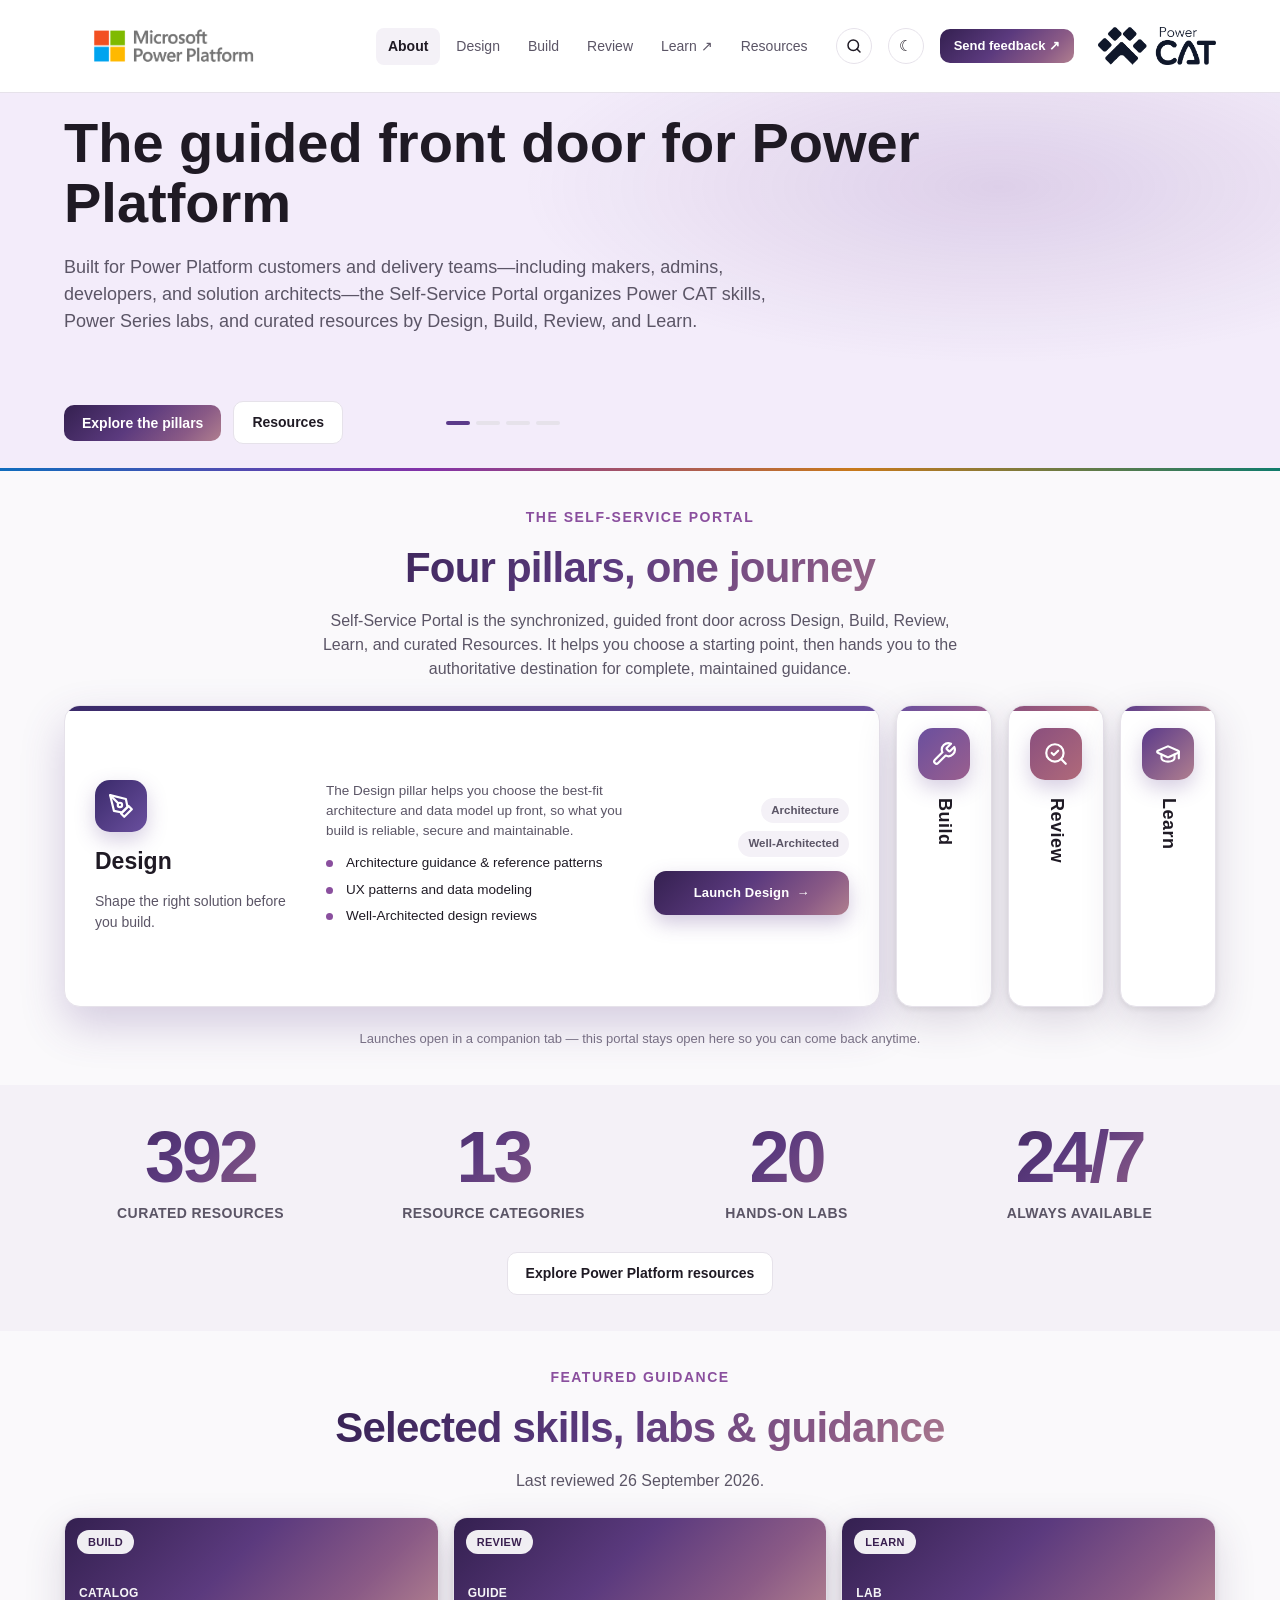
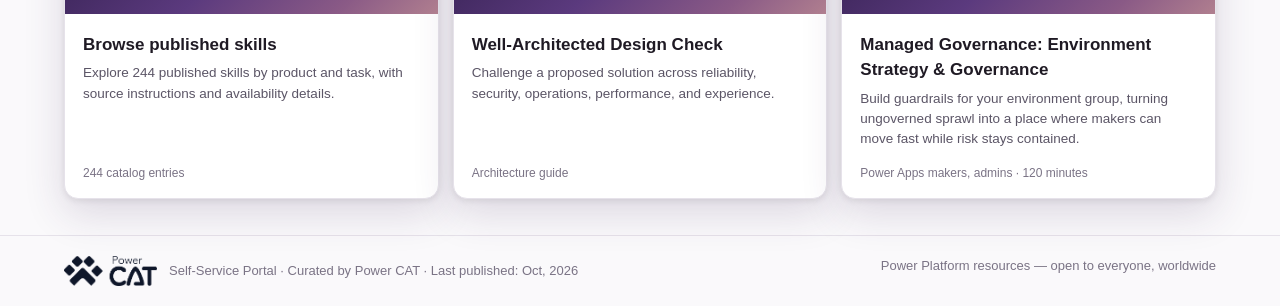
<file: index.html>
<!DOCTYPE HTML>
<html>

<head>
	<script>
		(() => {
			const destination = !window.location.hash || window.location.hash === "#pillars" ? "ssp-landing.html" : "ssp-search.html";
			const home = new URL(destination, window.location.href);
			home.search = window.location.search;
			home.hash = window.location.hash;
			const theme = home.searchParams.get("clawpilotTheme");
			if (!home.searchParams.has("scoutTheme") && (theme === "light" || theme === "dark")) {
				home.searchParams.set("scoutTheme", theme);
			}
			window.location.replace(home.href);
		})();
	</script>
	<noscript><meta http-equiv="refresh" content="0; url=ssp-landing.html" /></noscript>
	<title>Microsoft Power Platform Resources</title>
	<meta charset="utf-8" />
	<meta name="viewport" content="width=device-width, initial-scale=1" />
	<meta name="description"
		content="A curated collection of learning, adoption, architecture, governance, development, AI, and community resources for Microsoft Power Platform." />
	<meta name="theme-color" content="#172033" />
	<link rel="canonical" href="https://microsoft.github.io/power-platform-resources/" />

	<meta property="og:type" content="website" />
	<meta property="og:site_name" content="Microsoft Power Platform Resources" />
	<meta property="og:title" content="Microsoft Power Platform Resources" />
	<meta property="og:description"
		content="Curated learning, adoption, architecture, governance, development, AI, and community resources for every stage of your Power Platform journey." />
	<meta property="og:url" content="https://microsoft.github.io/power-platform-resources/" />
	<meta property="og:locale" content="en_US" />
	<meta property="og:image"
		content="https://microsoft.github.io/power-platform-resources/images/og-power-platform-resources.png" />
	<meta property="og:image:secure_url"
		content="https://microsoft.github.io/power-platform-resources/images/og-power-platform-resources.png" />
	<meta property="og:image:type" content="image/png" />
	<meta property="og:image:width" content="1200" />
	<meta property="og:image:height" content="630" />
	<meta property="og:image:alt"
		content="Microsoft Power Platform Resources — curated guidance for every stage of your journey." />

	<meta name="twitter:card" content="summary_large_image" />
	<meta name="twitter:title" content="Microsoft Power Platform Resources" />
	<meta name="twitter:description"
		content="Curated resources for learning, building, governing, and growing with Microsoft Power Platform." />
	<meta name="twitter:image"
		content="https://microsoft.github.io/power-platform-resources/images/og-power-platform-resources.png" />
	<meta name="twitter:image:alt"
		content="Microsoft Power Platform Resources — curated guidance for every stage of your journey." />
	<script>
		(() => {
			const isValid = (value) => value === "light" || value === "dark";
			const param = new URLSearchParams(window.location.search).get("clawpilotTheme");
			let saved = null;
			try {
				saved = window.localStorage.getItem("clawpilotTheme");
			} catch (error) {
				saved = null;
			}
			const system = window.matchMedia("(prefers-color-scheme: dark)").matches ? "dark" : "light";
			const theme = [param, saved, system].find(isValid) || "light";
			document.documentElement.setAttribute("data-theme", theme);
		})();
	</script>
	<link rel="stylesheet" href="assets/css/main.css" />
	<link rel="icon" href="images/banner.png" sizes="32x32">
<link rel="stylesheet" href="assets/css/header-brand.css">
</head>

<body class="landing is-preload">
	<div class="site-controls">
		<button id="theme-toggle" class="theme-toggle" type="button" aria-label="Switch color theme">
			<svg class="icon-moon" viewBox="0 0 24 24" aria-hidden="true">
				<path d="M21 12.79A9 9 0 1 1 11.21 3 7 7 0 0 0 21 12.79Z"></path>
			</svg>
			<svg class="icon-sun" viewBox="0 0 24 24" aria-hidden="true">
				<circle cx="12" cy="12" r="4"></circle>
				<path d="M12 2v2M12 20v2M4.93 4.93l1.42 1.42M17.66 17.66l1.41 1.41M2 12h2M20 12h2M4.93 19.07l1.42-1.42M17.66 6.34l1.41-1.41"></path>
			</svg>
		</button>
	</div>
	<header id="header" class="alt">
		<h1 id="logo"><a href="index.html"><img class="platform-logo" src="assets/img/ms-power-platform-logo-stacked-gray-rgb.png" alt="Microsoft Power Platform" width="200" height="60"><span>Microsoft Power Platform Resources</span></a></h1>
	</header>

	<!-- Banner -->
	<section id="banner">
		<div class="content">
			<div class="inner">
				<header>
					<h2>Microsoft Power Platform Resources</h2>
					<p>Resources to help you on every stage of your Power Platform journey,<br/> curated and updated regularly</p>
				</header>
				<div class="search-bar">
					<svg viewBox="0 0 24 24" aria-hidden="true">
						<circle cx="11" cy="11" r="8"></circle>
						<path d="m21 21-4.35-4.35"></path>
					</svg>
					<input id="searchInput" type="search" aria-label="Search resources"
						placeholder="Search resources..." autocomplete="off" />
				</div>
				<!-- <ul class="actions">
					<li><a href="#resources" class="button huge">Learning resources</a></li>
					<li><a href="#tools-samples" class="button huge">Tools</a></li>
				</ul> -->
			</div>
		</div>
	</section>
	<nav class="nav-strip" aria-label="Resource categories">
		<a href="#get-started">Get Started</a>
		<a href="#products">Products</a>
		<a href="#news">News</a>
		<a href="#adoption">Adoption</a>
		<a href="#training">Training</a>
		<a href="#building">Building</a>
		<a href="#ai-copilot">AI</a>
		<a href="#architecture-guidance">Architecture</a>
		<a href="#governance">Governance</a>
		<a href="#tools-samples">Tools &amp; Samples</a>
		<a href="#stories">Stories</a>
		<a href="#events">Events</a>
		<a href="#community">Community</a>
	</nav>
	<section id="resources" class="wrapper">
		<div class="inner">
			<div id="noResults" class="no-results" hidden role="status" aria-live="polite">
				<p class="no-results-title">No resources match <b><span id="noResultsQuery"></span></b>.</p>
				<p class="no-results-help">Try a different term, or browse everything.</p>
				<button type="button" id="clearSearch" class="no-results-clear">Clear search</button>
			</div>
			<details id="get-started">
				<summary><span class="cat-icon"><svg viewBox="0 0 24 24" fill="none" stroke="currentColor" stroke-width="2" stroke-linecap="round" stroke-linejoin="round" aria-hidden="true"><path d="M4.5 16.5c-1.5 1.26-2 5-2 5s3.74-.5 5-2c.71-.84.7-2.13-.09-2.91a2.18 2.18 0 0 0-2.91-.09z"/><path d="m12 15-3-3a22 22 0 0 1 2-3.95A12.88 12.88 0 0 1 22 2c0 2.72-.78 7.5-6 11a22.35 22.35 0 0 1-4 2z"/><path d="M9 12H4s.55-3.03 2-4c1.62-1.08 5 0 5 0"/><path d="M12 15v5s3.03-.55 4-2c1.08-1.62 0-5 0-5"/></svg></span>Get started with <b>Power Platform</b></summary>

				<ul>
					<h5>Get informed</h5>
					<li><a href="https://www.microsoft.com/power-platform/blog/2026/03/12/from-apps-to-agents-rearchitecting-enterprise-work-around-intent/"
							target="_blank" rel="noopener">From apps to agents: rearchitecting enterprise work around
							intent</a> by Charles Lamanna</li>
					<li><a href="https://www.microsoft.com/power-platform/blog/2025/11/18/inside-the-new-power-apps-the-future-of-app-development/"
							target="_blank" rel="noopener">Inside the new Power Apps: the future of app development</a>
					</li>
					<li>Product overviews - <a href="https://powerplatform.com" target="_blank" rel="noopener">Power
							Platform</a> | <a href="https://powerapps.com" target="_blank" rel="noopener">Power Apps</a>
						| <a href="https://www.microsoft.com/power-platform/products/power-automate" target="_blank"
							rel="noopener">Power Automate</a> | <a
							href="https://www.microsoft.com/power-platform/products/power-pages/" target="_blank"
							rel="noopener">Power Pages</a> | <a href="https://aka.ms/Dataverse" target="_blank"
							rel="noopener">Dataverse</a> | <a href="https://powerbi.com" target="_blank"
							rel="noopener">Power BI</a> | <a href="https://powerplatform.microsoft.com/trusted-cloud/"
							target="_blank" rel="noopener">Security and Governance</a> | <a
							href="https://powerplatform.microsoft.com/connectors/" target="_blank"
							rel="noopener">Connectors</a></li>
					<li>Customer stories - <a href="https://aka.ms/PowerPlatformStories" target="_blank"
							rel="noopener">100+ stories</a> | <a href="https://aka.ms/PowerPlatformVideos"
							target="_blank" rel="noopener">100+ videos</a> | <a href="https://aka.ms/PowerChamps"
							target="_blank" rel="noopener">25+ hero profiles</a> | <a href="https://aka.ms/PowerForPros"
							target="_blank" rel="noopener">Pro-dev stories</a> | <a
							href="https://learn.microsoft.com/power-platform/guidance/case-studies/"
							target="_blank" rel="noopener">Technical case studies</a></li>
				</ul>
				<ul>
					<h5>Learn</h5>
					<li>Start learning - <a href="https://learn.microsoft.com/training/powerplatform/" target="_blank"
							rel="noopener">Power Platform training hub</a> | <a
							href="https://learn.microsoft.com/training/browse/?products=power-platform" target="_blank"
							rel="noopener">browse all learning paths and modules</a></li>
					<li>Join a free hands-on learning program - <a href="https://powerup.microsoft.com/" target="_blank"
							rel="noopener">Power Up</a></li>
					<li>Create your first - <a
							href="https://learn.microsoft.com/power-apps/maker/plan-designer/create-plan"
							target="_blank" rel="noopener">solution with the plan designer</a> | <a
							href="https://learn.microsoft.com/training/paths/create-powerapps/" target="_blank"
							rel="noopener">canvas app</a> | <a
							href="https://learn.microsoft.com/power-apps/maker/model-driven-apps/model-driven-app-overview"
							target="_blank" rel="noopener">model-driven app</a> | <a
							href="https://learn.microsoft.com/power-automate/getting-started" target="_blank"
							rel="noopener">cloud flow</a> | <a
							href="https://learn.microsoft.com/power-pages/getting-started/create-manage"
							target="_blank" rel="noopener">website</a></li>
					<li>Join an 'in a Day' workshop - <a
							href="https://learn.microsoft.com/power-platform/guidance/adoption/in-a-day"
							target="_blank" rel="noopener">workshop guidance</a> | <a href="https://aka.ms/appinaday"
							target="_blank" rel="noopener">App in a Day</a> | <a href="https://aka.ms/RPAInADay"
							target="_blank" rel="noopener">Automation in a Day</a> | <a
							href="https://aka.ms/PowerPagesInADay" target="_blank" rel="noopener">Power Pages in a
							Day</a></li>
					<li>Sign in and explore samples and templates - <a href="https://make.powerapps.com" target="_blank"
							rel="noopener">Power Apps</a> | <a href="https://make.powerautomate.com" target="_blank"
							rel="noopener">Power Automate</a> | <a href="https://make.powerpages.microsoft.com"
							target="_blank" rel="noopener">Power Pages</a></li>
					<li>Browse product documentation - <a href="https://learn.microsoft.com/power-apps/"
							target="_blank" rel="noopener">Power Apps</a> | <a
							href="https://learn.microsoft.com/power-automate/" target="_blank" rel="noopener">Power
							Automate</a> | <a href="https://learn.microsoft.com/power-pages/" target="_blank"
							rel="noopener">Power Pages</a> | <a
							href="https://learn.microsoft.com/power-apps/maker/data-platform/data-platform-intro"
							target="_blank" rel="noopener">Dataverse</a> | <a
							href="https://learn.microsoft.com/power-bi/" target="_blank" rel="noopener">Power BI</a> |
						<a href="https://learn.microsoft.com/connectors/" target="_blank" rel="noopener">Connectors</a>
					</li>
					<li>Watch videos - <a href="https://www.youtube.com/@MSPowerPlatform" target="_blank"
							rel="noopener">Power Platform</a> | <a href="https://www.youtube.com/@MicrosoftPowerApps"
							target="_blank" rel="noopener">Power Apps</a> | <a
							href="https://www.youtube.com/@MicrosoftPowerAutomate" target="_blank" rel="noopener">Power
							Automate</a> | <a href="https://www.youtube.com/user/mspowerbi" target="_blank"
							rel="noopener">Power BI</a> | <a href="https://aka.ms/powercatlive" target="_blank"
							rel="noopener">Power CAT Live</a> | <a
							href="https://www.youtube.com/playlist?list=PLXtHYVsvn_b9MQ5eu2zb9ZYNLnDWsYAeL"
							target="_blank" rel="noopener">Power Platform on Microsoft Mechanics</a></li>
					<li><a href="https://community.powerplatform.com/" target="_blank" rel="noopener">Power Platform
							Community</a></li>
					<li><a href="https://www.microsoft.com/power-platform/products/power-apps/partners"
							target="_blank" rel="noopener">Get expert help from partners</a></li>
				</ul>
			</details>

			<details id="products">
				<summary><span class="cat-icon"><svg viewBox="0 0 24 24" fill="none" stroke="currentColor" stroke-width="2" stroke-linecap="round" stroke-linejoin="round" aria-hidden="true"><rect width="7" height="7" x="3" y="3" rx="1"/><rect width="7" height="7" x="14" y="3" rx="1"/><rect width="7" height="7" x="3" y="14" rx="1"/><rect width="7" height="7" x="14" y="14" rx="1"/></svg></span>Explore <b>Power Platform products</b></summary>
				<h5>Power Apps</h5>
				<ul>
					<li><a href="https://powerapps.microsoft.com/" target="_blank" rel="noopener">Website</a> | <a
							href="https://www.microsoft.com/power-platform/blog/power-apps/" target="_blank"
							rel="noopener">Blog</a> | <a href="https://learn.microsoft.com/power-apps/" target="_blank"
							rel="noopener">Documentation</a> | <a
							href="https://community.powerplatform.com/forums/thread/?groupid=b5652dc6-2c99-4e33-8b6f-45be4a896a40"
							target="_blank" rel="noopener">Community</a> | <a href="https://aka.ms/powerapps-ideas"
							target="_blank" rel="noopener">Suggest Ideas</a></li>
					<li><a href="https://learn.microsoft.com/power-apps/whats-new" target="_blank" rel="noopener">What's
							new in Power Apps</a></li>
					<li>The new Power Apps (vibe coding) - <a href="https://vibe.powerapps.com" target="_blank"
							rel="noopener">vibe.powerapps.com</a> | <a
							href="https://learn.microsoft.com/power-apps/vibe/overview" target="_blank"
							rel="noopener">documentation</a></li>
					<li>Canvas apps - <a
							href="https://learn.microsoft.com/power-apps/maker/canvas-apps/getting-started"
							target="_blank" rel="noopener">complete guide to building canvas apps</a></li>
					<li>Model-driven apps - <a
							href="https://learn.microsoft.com/power-apps/maker/model-driven-apps/model-driven-app-overview"
							target="_blank" rel="noopener">overview</a> | <a
							href="https://learn.microsoft.com/power-apps/maker/model-driven-apps/model-app-page-overview"
							target="_blank" rel="noopener">custom pages</a></li>
					<li><a href="https://www.microsoft.com/power-platform/products/power-apps/pricing" target="_blank"
							rel="noopener">Licensing and pricing</a></li>
					<li>Support - <a
							href="https://learn.microsoft.com/troubleshoot/power-platform/power-apps/create-and-use-apps/common-issues-and-resolutions"
							target="_blank" rel="noopener">common issues and resolutions</a> | <a
							href="https://www.microsoft.com/power-platform/products/power-apps/support" target="_blank"
							rel="noopener">create a support ticket</a></li>
				</ul>
				<h5>Power Automate</h5>
				<ul>
					<li><a href="https://make.powerautomate.com/" target="_blank" rel="noopener">Website</a> | <a
							href="https://techcommunity.microsoft.com/t5/power-automate-blog/bg-p/PowerAutomate"
							target="_blank" rel="noopener">Blog</a> | <a
							href="https://learn.microsoft.com/power-automate/" target="_blank"
							rel="noopener">Documentation</a> | <a
							href="https://community.powerplatform.com/forums/thread/?groupid=46ce02a3-e1a7-4176-81fc-d93a4001d287"
							target="_blank" rel="noopener">Community</a> | <a href="https://aka.ms/msflow-ideas"
							target="_blank" rel="noopener">Suggest Ideas</a></li>
					<li><a href="https://learn.microsoft.com/power-automate/whats-new" target="_blank"
							rel="noopener">What's new in Power Automate</a></li>
					<li>Flow types - <a href="https://learn.microsoft.com/power-automate/flow-types" target="_blank"
							rel="noopener">cloud, desktop, and generative flows</a> | <a
							href="https://learn.microsoft.com/power-automate/overview-cloud" target="_blank"
							rel="noopener">cloud flows overview</a> | <a
							href="https://learn.microsoft.com/power-automate/desktop-flows/introduction"
							target="_blank" rel="noopener">desktop flows and RPA</a></li>
					<li><a href="https://www.microsoft.com/power-platform/products/power-automate/pricing"
							target="_blank" rel="noopener">Licensing and pricing</a></li>
					<li><a href="https://www.microsoft.com/power-platform/products/power-automate/support"
							target="_blank" rel="noopener">Support</a></li>
				</ul>
				<h5>Power Pages</h5>
				<ul>
					<li><a href="https://www.microsoft.com/power-platform/products/power-pages/" target="_blank"
							rel="noopener">Website</a> | <a href="https://learn.microsoft.com/power-pages/introduction"
							target="_blank" rel="noopener">Documentation</a> | <a
							href="https://community.powerplatform.com/forums/thread/?groupid=5499ddd0-dd7f-4c63-97e9-b2bba866b08f"
							target="_blank" rel="noopener">Community</a> | <a href="https://aka.ms/MPP_Ideas"
							target="_blank" rel="noopener">Suggest Ideas</a></li>
					<li>Get started - <a
							href="https://learn.microsoft.com/power-pages/getting-started/tutorial-overview"
							target="_blank" rel="noopener">tutorials</a> | <a
							href="https://learn.microsoft.com/power-pages/templates/" target="_blank"
							rel="noopener">site templates</a> | <a href="https://make.powerpages.microsoft.com/"
							target="_blank" rel="noopener">design studio</a></li>
					<li>Learning paths - <a href="https://learn.microsoft.com/training/paths/power-pages-get-started/"
							target="_blank" rel="noopener">get started with Power Pages</a> | <a
							href="https://learn.microsoft.com/training/paths/extend-power-pages/" target="_blank"
							rel="noopener">extend Power Pages</a></li>
					<li><a href="https://www.microsoft.com/power-platform/products/power-pages/support" target="_blank"
							rel="noopener">Support</a></li>
				</ul>
				<h5>Microsoft Dataverse</h5>
				<ul>
					<li><a href="https://aka.ms/Dataverse" target="_blank" rel="noopener">Website</a> | <a
							href="https://learn.microsoft.com/power-apps/maker/data-platform/data-platform-intro"
							target="_blank" rel="noopener">Documentation</a> | <a
							href="https://learn.microsoft.com/power-apps/developer/data-platform/overview"
							target="_blank" rel="noopener">Developer guide</a></li>
					<li>Build your data model - <a
							href="https://learn.microsoft.com/power-apps/maker/data-platform/create-edit-entities-portal"
							target="_blank" rel="noopener">create and edit tables</a> | <a
							href="https://learn.microsoft.com/power-apps/maker/data-platform/data-platform-create-business-rule"
							target="_blank" rel="noopener">business rules</a> | <a
							href="https://learn.microsoft.com/power-apps/maker/data-platform/create-edit-virtual-entities"
							target="_blank" rel="noopener">virtual tables</a> | <a
							href="https://learn.microsoft.com/power-apps/maker/data-platform/create-edit-elastic-tables"
							target="_blank" rel="noopener">elastic tables</a></li>
					<li><a href="https://learn.microsoft.com/power-apps/teams/overview-data-platform" target="_blank"
							rel="noopener">Dataverse for Teams</a></li>
					<li><a href="https://learn.microsoft.com/power-platform/admin/capacity-storage" target="_blank"
							rel="noopener">Capacity and storage</a></li>
				</ul>
				<h5>Power BI</h5>
				<ul>
					<li><a href="https://powerbi.com" target="_blank" rel="noopener">Website</a> | <a
							href="https://powerbi.microsoft.com/blog/" target="_blank" rel="noopener">Blog</a> | <a
							href="https://learn.microsoft.com/power-bi/" target="_blank" rel="noopener">Documentation</a>
						| <a href="https://community.powerbi.com/" target="_blank" rel="noopener">Community</a></li>
					<li><a href="https://powerbi.microsoft.com/roadmap/" target="_blank" rel="noopener">Product
							updates</a></li>
					<li><a href="https://www.youtube.com/user/mspowerbi" target="_blank" rel="noopener">YouTube
							channel</a></li>
					<li><a href="https://powerbi.microsoft.com/pricing/" target="_blank" rel="noopener">Licensing and
							pricing</a></li>
				</ul>
			</details>
			<details id="news">
				<summary><span class="cat-icon"><svg viewBox="0 0 24 24" fill="none" stroke="currentColor" stroke-width="2" stroke-linecap="round" stroke-linejoin="round" aria-hidden="true"><path d="M4 22h16a2 2 0 0 0 2-2V4a2 2 0 0 0-2-2H8a2 2 0 0 0-2 2v16a2 2 0 0 1-2 2Zm0 0a2 2 0 0 1-2-2v-9c0-1.1.9-2 2-2h2"/><path d="M18 14h-8"/><path d="M15 18h-5"/><path d="M10 6h8v4h-8V6Z"/></svg></span>Stay <b>up to date</b> on news and features</summary>
				<ul>
					<li>Latest shipped features - <a href="https://aka.ms/PAWeeklyReleaseNotes" target="_blank"
							rel="noopener">Power Apps released versions</a> | <a
							href="https://learn.microsoft.com/power-platform/released-versions/power-automate"
							target="_blank" rel="noopener">Power Automate released versions</a></li>
					<li>What's new - <a href="https://learn.microsoft.com/power-apps/whats-new" target="_blank"
							rel="noopener">Power Apps</a> | <a href="https://learn.microsoft.com/power-automate/whats-new"
							target="_blank" rel="noopener">Power Automate</a> | <a
							href="https://www.microsoft.com/power-platform/blog/2026/08/06/whats-new-in-power-platform-july-august-2026-feature-update/"
							target="_blank" rel="noopener">Monthly feature update (blog)</a></li>
					<li>Release plans - <a href="https://learn.microsoft.com/power-platform/release-plan/2026wave1/"
							target="_blank" rel="noopener">2026 Wave 1</a> | <a
							href="https://aka.ms/PowerPlatformReleasePlanner" target="_blank" rel="noopener">Release
							Planner</a></li>
					<li>2026 Wave 1 by product - <a
							href="https://learn.microsoft.com/power-platform/release-plan/2026wave1/power-apps/"
							target="_blank" rel="noopener">Power Apps</a> | <a
							href="https://learn.microsoft.com/power-platform/release-plan/2026wave1/power-automate/"
							target="_blank" rel="noopener">Power Automate</a> | <a
							href="https://learn.microsoft.com/power-platform/release-plan/2026wave1/power-pages/"
							target="_blank" rel="noopener">Power Pages</a> | <a
							href="https://learn.microsoft.com/power-platform/release-plan/2026wave1/data-platform/"
							target="_blank" rel="noopener">Dataverse</a> | <a
							href="https://learn.microsoft.com/power-platform/release-plan/2026wave1/power-platform-governance-administration/"
							target="_blank" rel="noopener">Governance and administration</a></li>
					<li>Important changes and deprecations - <a
							href="https://learn.microsoft.com/power-platform/important-changes-coming" target="_blank"
							rel="noopener">Power Platform</a> | <a
							href="https://learn.microsoft.com/power-apps/maker/canvas-apps/important-changes-deprecations"
							target="_blank" rel="noopener">canvas apps</a></li>
					<li>Event announcements - <a
							href="https://news.microsoft.com/build-2026-live-blog/microsoft-build-2026-live/"
							target="_blank" rel="noopener">Microsoft Build 2026</a> | <a
							href="https://www.microsoft.com/power-platform/blog/2026/06/04/microsoft-dataverse-plugin-unleashing-coding-agents-on-the-enterprise-microsoft-build-2026/"
							target="_blank" rel="noopener">Dataverse plugin at Build 2026</a></li>
					<li><a href="https://www.microsoft.com/power-platform/blog/2026/07/06/dataverse-july2026/"
							target="_blank" rel="noopener">Dataverse is your agent data platform</a></li>
				</ul>
			</details>
			<details id="adoption">
				<summary><span class="cat-icon"><svg viewBox="0 0 24 24" fill="none" stroke="currentColor" stroke-width="2" stroke-linecap="round" stroke-linejoin="round" aria-hidden="true"><polyline points="22 7 13.5 15.5 8.5 10.5 2 17"/><polyline points="16 7 22 7 22 13"/></svg></span>Drive successful <b>adoption</b></summary>
				<ul>
					<li><a href="https://adoption.microsoft.com/powerplatform" target="_blank" rel="noopener">Power
							Platform Adoption</a> | <a href="https://aka.ms/powerplatformadoptionworkbook"
							target="_blank" rel="noopener">workbook (PPT)</a> | <a
							href="https://learn.microsoft.com/power-platform/guidance/adoption/methodology"
							target="_blank" rel="noopener">adoption methodology</a> | <a
							href="https://learn.microsoft.com/power-platform/guidance/adoption/maturity-model"
							target="_blank" rel="noopener">maturity model</a></li>
					<li><a href="https://learn.microsoft.com/assessments/3c62fd23-9d36-491c-8941-26d5553365f8/"
							target="_blank" rel="noopener">Adoption assessment</a> | <a
							href="https://aka.ms/pasolutionreview" target="_blank" rel="noopener">Power Platform
							Solution Assessment</a></li>
					<li>Patterns of Value - <a
							href="https://adoption.microsoft.com/customer-hub/patterns-of-value-power-platform/"
							target="_blank" rel="noopener">webinar series</a></li>
					<li>Run your own enablement events - <a
							href="https://learn.microsoft.com/power-platform/guidance/adoption/in-a-day"
							target="_blank" rel="noopener">'in a Day' workshop guidance</a></li>
					<li>Guidance and best practices - <a href="https://aka.ms/PowerPlatformGuidance" target="_blank"
							rel="noopener">Power Platform guidance</a> | <a
							href="https://learn.microsoft.com/power-apps/guidance/" target="_blank" rel="noopener">Power
							Apps guidance</a> | <a href="https://learn.microsoft.com/power-automate/guidance/"
							target="_blank" rel="noopener">Power Automate guidance</a> | <a
							href="https://learn.microsoft.com/power-pages/guidance/" target="_blank"
							rel="noopener">Power Pages guidance</a> | <a href="https://aka.ms/pparchseries"
							target="_blank" rel="noopener">architecture video series</a></li>
					<li>Architecture - <a href="https://aka.ms/powerarchitecture" target="_blank"
							rel="noopener">Guidance for architecting solutions</a> | <a href="https://aka.ms/powa"
							target="_blank" rel="noopener">Design and build well-architected workloads</a></li>
				</ul>
			</details>
			<details id="training">
				<summary><span class="cat-icon"><svg viewBox="0 0 24 24" fill="none" stroke="currentColor" stroke-width="2" stroke-linecap="round" stroke-linejoin="round" aria-hidden="true"><path d="M21.42 10.922a1 1 0 0 0-.019-1.838L12.83 5.18a2 2 0 0 0-1.66 0L2.6 9.08a1 1 0 0 0 0 1.832l8.57 3.908a2 2 0 0 0 1.66 0z"/><path d="M22 10v6"/><path d="M6 12.5V16a6 3 0 0 0 12 0v-3.5"/></svg></span>Build skills with <b>training and certification</b></summary>
				<h5>Microsoft certifications</h5>
				<ul>
					<li><a href="https://learn.microsoft.com/credentials/browse/?products=power-platform"
							target="_blank" rel="noopener">Browse Power Platform credentials</a></li>
					<li>Active certifications - <a
							href="https://learn.microsoft.com/credentials/certifications/power-platform-fundamentals/"
							target="_blank" rel="noopener">PL-900 Fundamentals</a> | <a
							href="https://learn.microsoft.com/credentials/certifications/power-platform-functional-consultant-associate/"
							target="_blank" rel="noopener">PL-200 Functional Consultant</a> | <a
							href="https://learn.microsoft.com/credentials/certifications/power-platform-developer-associate/"
							target="_blank" rel="noopener">PL-400 Developer</a></li>
					<li>Applied Skills - <a
							href="https://learn.microsoft.com/credentials/applied-skills/create-manage-canvas-apps-power-apps/"
							target="_blank" rel="noopener">Create and manage canvas apps with Power Apps</a> | <a
							href="https://learn.microsoft.com/credentials/applied-skills/create-and-manage-automated-processes-with-power-automate/"
							target="_blank" rel="noopener">Create and manage automated processes by using Power
							Automate</a></li>
				</ul>
				<h5>Microsoft Learn training</h5>
				<ul>
					<li><a href="https://learn.microsoft.com/training/powerplatform/" target="_blank"
							rel="noopener">Power Platform training hub</a> | <a
							href="https://learn.microsoft.com/training/browse/?products=power-platform" target="_blank"
							rel="noopener">browse all paths and modules</a></li>
					<li>Learning paths - <a
							href="https://learn.microsoft.com/training/paths/describe-business-value-microsoft-power-platform/"
							target="_blank" rel="noopener">business value of Power Platform</a> | <a
							href="https://learn.microsoft.com/training/paths/create-powerapps/" target="_blank"
							rel="noopener">create a canvas app</a> | <a
							href="https://learn.microsoft.com/training/paths/power-pages-get-started/" target="_blank"
							rel="noopener">get started with Power Pages</a></li>
					<li>Online workshops - <a href="https://aka.ms/appinaday" target="_blank" rel="noopener">App in a
							Day</a> | <a href="https://aka.ms/RPAInADay" target="_blank" rel="noopener">Automation in a
							Day</a> | <a href="https://aka.ms/PowerPagesInADay" target="_blank" rel="noopener">Power
							Pages in a Day</a></li>
					<li><a href="https://powerup.microsoft.com/" target="_blank" rel="noopener">Power Up Program</a> -
						free reskilling program for career changers</li>
				</ul>
				<h5>Online learning</h5>
				<ul>
					<li>Pluralsight - <a
							href="https://www.pluralsight.com/paths/microsoft-power-platform-fundamentals-pl-900"
							target="_blank" rel="noopener">Microsoft Power Platform Fundamentals</a></li>
					<li>LinkedIn Learning - <a
							href="https://www.linkedin.com/learning/search?keywords=microsoft%20power%20platform"
							target="_blank" rel="noopener">Power Platform classes</a></li>
					<li>Udemy - <a href="https://www.udemy.com/courses/search/?src=ukw&amp;q=power+platform"
							target="_blank" rel="noopener">Power Platform classes</a> | <a
							href="https://www.udemy.com/courses/search/?src=ukw&amp;q=power+apps" target="_blank"
							rel="noopener">Power Apps</a> | <a
							href="https://www.udemy.com/courses/search/?src=ukw&amp;q=power+automate" target="_blank"
							rel="noopener">Power Automate</a></li>
					<li>Power Platform Academy by Rory Neary - <a href="https://www.powerplatformlearn.academy/"
							target="_blank" rel="noopener">free courses</a></li>
				</ul>
				<h5>Community YouTube channels</h5>
				<ul>
					<li>Power Apps - <a href="https://www.youtube.com/@ShanesCows" target="_blank" rel="noopener">Shane
							Young</a> | <a href="https://www.youtube.com/@RezaDorrani" target="_blank"
							rel="noopener">Reza Dorrani</a> | <a href="https://www.youtube.com/@AprilDunnam"
							target="_blank" rel="noopener">April Dunnam</a> | <a
							href="https://www.youtube.com/@DarrenNeese" target="_blank" rel="noopener">Darren Neese</a>
						| <a href="https://www.youtube.com/@LisaCrosbie" target="_blank" rel="noopener">Lisa Crosbie</a>
						| <a href="https://www.youtube.com/@AndrewHess" target="_blank" rel="noopener">Andrew Hess</a>
					</li>
					<li>Power Automate and RPA - <a href="https://www.youtube.com/@DamienBird" target="_blank"
							rel="noopener">Damien Bird</a> | <a href="https://www.youtube.com/@AndersJensenDK"
							target="_blank" rel="noopener">Anders Jensen</a> | <a
							href="https://www.youtube.com/@PaulieM" target="_blank" rel="noopener">Paul Murana</a> | <a
							href="https://www.youtube.com/@TomaszPoszytek" target="_blank" rel="noopener">Tomasz
							Poszytek</a> | <a href="https://www.youtube.com/@ElaizaBenitez" target="_blank"
							rel="noopener">Elaiza Benitez</a> | <a href="https://www.youtube.com/@DhruvinShah"
							target="_blank" rel="noopener">Dhruvin Shah</a></li>
					<li>Power Pages and Dataverse - <a href="https://www.youtube.com/@readyxrm" target="_blank"
							rel="noopener">Nick Doelman</a> | <a href="https://www.youtube.com/@PragmaticWorks"
							target="_blank" rel="noopener">Pragmatic Works</a> | <a
							href="https://www.youtube.com/@DanielChristian19" target="_blank" rel="noopener">Daniel
							Christian</a></li>
				</ul>
				<h5>Community blogs</h5>
				<ul>
					<li>Power Apps - <a href="https://www.matthewdevaney.com" target="_blank" rel="noopener">Matthew
							Devaney</a> | <a href="https://www.powerapps911.com" target="_blank" rel="noopener">Shane
							Young</a> | <a href="https://rezadorrani.com" target="_blank" rel="noopener">Reza
							Dorrani</a> | <a href="https://michelcarlo.com" target="_blank" rel="noopener">Michel
							Mendes</a> | <a href="https://www.flowjoe.io" target="_blank" rel="noopener">Joe Unwin</a>
					</li>
					<li>Power Automate - <a href="https://damobird365.com" target="_blank" rel="noopener">Damien
							Bird</a> | <a href="https://poszytek.eu" target="_blank" rel="noopener">Tomasz Poszytek</a>
						| <a href="https://johnliu.net" target="_blank" rel="noopener">John Liu</a></li>
					<li>Power Pages - <a href="https://readyxrm.blog" target="_blank" rel="noopener">Nick Doelman</a>
					</li>
				</ul>
				<h5>Books</h5>
				<ul>
					<li><a href="https://www.packtpub.com/en-us/product/microsoft-power-apps-cookbook-9781835462485"
							target="_blank" rel="noopener">Microsoft Power Apps Cookbook, 3rd Edition</a> by Eickhel
						Mendoza (Packt, 2024)</li>
					<li><a href="https://landing.packtpub.com/microsoft-power-platform-solutions-architects-handbook-second-edition/"
							target="_blank" rel="noopener">Microsoft Power Platform Solutions Architect's Handbook, 2nd
							Edition</a> by Hugo Herrera (Packt, 2025)</li>
				</ul>
			</details>
			<details id="building">
				<summary><span class="cat-icon"><svg viewBox="0 0 24 24" fill="none" stroke="currentColor" stroke-width="2" stroke-linecap="round" stroke-linejoin="round" aria-hidden="true"><path d="M14.7 6.3a1 1 0 0 0 0 1.4l1.6 1.6a1 1 0 0 0 1.4 0l3.77-3.77a6 6 0 0 1-7.94 7.94l-6.91 6.91a2.12 2.12 0 0 1-3-3l6.91-6.91a6 6 0 0 1 7.94-7.94l-3.76 3.76z"/></svg></span>Build with <b>makers, fusion teams, and developers</b></summary>
				<ul>
					<h5>Maker essentials</h5>
					<li>Power Fx - <a href="https://learn.microsoft.com/power-platform/power-fx/overview"
							target="_blank" rel="noopener">language overview</a> | <a
							href="https://learn.microsoft.com/power-platform/power-fx/formula-reference-canvas-apps"
							target="_blank" rel="noopener">formula reference</a> | <a
							href="https://learn.microsoft.com/power-apps/maker/canvas-apps/reference-properties"
							target="_blank" rel="noopener">controls and properties</a></li>
					<li>Design better apps - <a
							href="https://learn.microsoft.com/power-apps/maker/canvas-apps/build-responsive-apps"
							target="_blank" rel="noopener">responsive layouts</a> | <a
							href="https://learn.microsoft.com/power-apps/maker/canvas-apps/controls/modern-controls/overview-modern-controls"
							target="_blank" rel="noopener">modern controls and theming</a> | <a
							href="https://learn.microsoft.com/power-apps/maker/canvas-apps/accessible-apps"
							target="_blank" rel="noopener">accessible apps</a> | <a
							href="https://learn.microsoft.com/power-apps/maker/canvas-apps/create-performant-apps-overview"
							target="_blank" rel="noopener">performant apps</a></li>
					<li>Plan and prototype - <a
							href="https://learn.microsoft.com/power-apps/maker/plan-designer/create-plan"
							target="_blank" rel="noopener">plan designer</a> | <a href="https://vibe.powerapps.com"
							target="_blank" rel="noopener">the new Power Apps (vibe coding)</a></li>
					<li>Work offline - <a
							href="https://learn.microsoft.com/power-apps/maker/canvas-apps/offline-apps" target="_blank"
							rel="noopener">build an offline-capable canvas app</a></li>
					<li>Automate work - <a href="https://learn.microsoft.com/power-automate/triggers-introduction"
							target="_blank" rel="noopener">choose the right trigger</a> | <a
							href="https://learn.microsoft.com/power-automate/use-expressions-in-conditions"
							target="_blank" rel="noopener">expressions in conditions</a> | <a
							href="https://learn.microsoft.com/azure/logic-apps/expression-functions-reference"
							target="_blank" rel="noopener">expression functions reference</a> | <a
							href="https://learn.microsoft.com/power-automate/get-started-approvals" target="_blank"
							rel="noopener">approvals</a> | <a
							href="https://learn.microsoft.com/power-automate/business-process-flows-overview"
							target="_blank" rel="noopener">business process flows</a></li>
					<li>Troubleshoot and harden flows - <a
							href="https://learn.microsoft.com/power-automate/fix-flow-failures" target="_blank"
							rel="noopener">troubleshoot a cloud flow</a> | <a
							href="https://learn.microsoft.com/power-automate/guidance/coding-guidelines/error-handling"
							target="_blank" rel="noopener">robust error handling</a> | <a
							href="https://learn.microsoft.com/power-automate/guidance/coding-guidelines/use-consistent-naming-conventions"
							target="_blank" rel="noopener">naming conventions</a> | <a
							href="https://learn.microsoft.com/power-automate/limits-and-config" target="_blank"
							rel="noopener">limits and throttling</a></li>
				</ul>

				<h3 class="category-subtitle">Robotic process automation and process mining</h3>
				<ul>
					<li>Power Automate for desktop - <a
							href="https://learn.microsoft.com/power-automate/desktop-flows/introduction"
							target="_blank" rel="noopener">introduction</a> | <a
							href="https://learn.microsoft.com/power-automate/desktop-flows/actions-reference"
							target="_blank" rel="noopener">actions reference</a> | <a
							href="https://learn.microsoft.com/power-automate/desktop-flows/manage-machines"
							target="_blank" rel="noopener">manage machines</a></li>
					<li>Scale unattended automation - <a
							href="https://learn.microsoft.com/power-automate/desktop-flows/run-unattended-desktop-flows"
							target="_blank" rel="noopener">run unattended desktop flows</a> | <a
							href="https://learn.microsoft.com/power-automate/desktop-flows/hosted-rpa-overview"
							target="_blank" rel="noopener">hosted RPA</a> | <a
							href="https://learn.microsoft.com/power-automate/desktop-flows/hosted-machine-groups"
							target="_blank" rel="noopener">hosted machine groups</a></li>
					<li>Self-healing desktop flows - <a
							href="https://learn.microsoft.com/power-automate/desktop-flows/self-healing" target="_blank"
							rel="noopener">documentation</a></li>
					<li>Find what to automate - <a
							href="https://learn.microsoft.com/power-automate/process-mining-overview" target="_blank"
							rel="noopener">process mining</a> | <a
							href="https://learn.microsoft.com/power-automate/task-mining-overview" target="_blank"
							rel="noopener">task mining</a></li>
				</ul>

				<h3 class="category-subtitle">Pro-developer resources</h3>
				<ul>
					<li>Fusion development - <a href="https://aka.ms/fusiondevpath" target="_blank"
							rel="noopener">learning path</a> | <a href="https://aka.ms/fusiondevbook" target="_blank"
							rel="noopener">ebook</a></li>
					<li>Power Apps developer plan - <a href="https://learn.microsoft.com/power-platform/developer/plan"
							target="_blank" rel="noopener">documentation</a></li>
					<li>Tooling - <a href="https://learn.microsoft.com/power-platform/developer/cli/introduction"
							target="_blank" rel="noopener">Power Platform CLI</a> | <a
							href="https://learn.microsoft.com/power-platform/developer/howto/install-vs-code-extension"
							target="_blank" rel="noopener">Visual Studio Code extension</a></li>
					<li>Power Apps component framework - <a
							href="https://learn.microsoft.com/power-apps/developer/component-framework/overview"
							target="_blank" rel="noopener">overview</a> | <a
							href="https://learn.microsoft.com/power-apps/developer/component-framework/create-custom-controls-using-pcf"
							target="_blank" rel="noopener">build a code component</a> | <a href="https://pcf.gallery/"
							target="_blank" rel="noopener">community gallery</a></li>
					<li>Extend Dataverse - <a
							href="https://learn.microsoft.com/power-apps/developer/data-platform/webapi/overview"
							target="_blank" rel="noopener">Web API</a> | <a
							href="https://learn.microsoft.com/power-apps/developer/data-platform/plug-ins"
							target="_blank" rel="noopener">plug-ins</a> | <a
							href="https://learn.microsoft.com/power-apps/developer/data-platform/custom-api"
							target="_blank" rel="noopener">custom APIs</a> | <a
							href="https://learn.microsoft.com/power-apps/developer/data-platform/elastic-tables"
							target="_blank" rel="noopener">elastic tables for developers</a></li>
					<li>Extend Power Pages - <a
							href="https://learn.microsoft.com/power-pages/configure/vs-code-extension" target="_blank"
							rel="noopener">VS Code extension</a> | <a
							href="https://learn.microsoft.com/power-pages/configure/power-platform-cli" target="_blank"
							rel="noopener">pac pages CLI</a> | <a
							href="https://learn.microsoft.com/power-pages/configure/liquid/liquid-overview"
							target="_blank" rel="noopener">Liquid reference</a> | <a
							href="https://learn.microsoft.com/power-pages/configure/web-api-overview" target="_blank"
							rel="noopener">portals Web API</a></li>
					<li>Custom connectors - <a href="https://learn.microsoft.com/connectors/custom-connectors/"
							target="_blank" rel="noopener">overview</a> | <a
							href="https://learn.microsoft.com/connectors/custom-connectors/create-custom-connector-aad-protected-azure-functions"
							target="_blank" rel="noopener">call Entra ID protected Azure Functions</a></li>
					<li>Low code application development on Azure - <a
							href="https://azure.microsoft.com/solutions/low-code-application-development/"
							target="_blank" rel="noopener">landing page</a> | <a
							href="https://www.youtube.com/playlist?list=PL8IYfXypsj2Dp-jDh4TpkxnYlGmIccKfM"
							target="_blank" rel="noopener">YouTube video playlist</a></li>
				</ul>

				<h3 class="category-subtitle">Data and integration</h3>
				<ul>
					<li>Connectors - <a href="https://learn.microsoft.com/connectors/" target="_blank"
							rel="noopener">documentation</a> | <a
							href="https://learn.microsoft.com/connectors/connector-reference/" target="_blank"
							rel="noopener">full connector reference</a></li>
					<li>Power Query - <a href="https://learn.microsoft.com/power-query/" target="_blank"
							rel="noopener">documentation</a></li>
					<li>On-premises data gateway - <a
							href="https://learn.microsoft.com/data-integration/gateway/service-gateway-onprem"
							target="_blank" rel="noopener">documentation</a></li>
					<li>Analytics on Dataverse data - <a
							href="https://learn.microsoft.com/power-apps/maker/data-platform/azure-synapse-link-view-in-fabric"
							target="_blank" rel="noopener">Link to Microsoft Fabric</a> | <a
							href="https://learn.microsoft.com/power-apps/maker/data-platform/export-to-data-lake"
							target="_blank" rel="noopener">Azure Synapse Link for Dataverse</a></li>
					<li>Microsoft Dataverse and Power BI - <a
							href="https://learn.microsoft.com/power-apps/maker/common-data-service/data-platform-powerbi-connector"
							target="_blank" rel="noopener">documentation</a></li>
					<li>Long-term data retention - <a
							href="https://learn.microsoft.com/power-apps/maker/data-platform/data-retention-overview"
							target="_blank" rel="noopener">documentation</a></li>
				</ul>
			</details>
			<details id="ai-copilot">
				<summary><span class="cat-icon"><svg viewBox="0 0 24 24" fill="none" stroke="currentColor" stroke-width="2" stroke-linecap="round" stroke-linejoin="round" aria-hidden="true"><path d="M9.937 15.5A2 2 0 0 0 8.5 14.063l-6.135-1.582a.5.5 0 0 1 0-.962L8.5 9.936A2 2 0 0 0 9.937 8.5l1.582-6.135a.5.5 0 0 1 .963 0L14.063 8.5A2 2 0 0 0 15.5 9.937l6.135 1.581a.5.5 0 0 1 0 .964L15.5 14.063a2 2 0 0 0-1.437 1.437l-1.582 6.135a.5.5 0 0 1-.963 0z"/><path d="M20 3v4"/><path d="M22 5h-4"/><path d="M4 17v2"/><path d="M5 18H3"/></svg></span>Explore <b>AI in Power Platform</b></summary>
				<div>
					<h5>Power Apps</h5>
					<ul>
						<li>AI in Power Apps - <a
								href="https://learn.microsoft.com/power-apps/maker/canvas-apps/ai-overview"
								target="_blank" rel="noopener">overview</a></li>
						<li>The new Power Apps (vibe coding) - <a
								href="https://learn.microsoft.com/power-apps/vibe/overview" target="_blank"
								rel="noopener">documentation</a> | <a href="https://vibe.powerapps.com" target="_blank"
								rel="noopener">get started</a></li>
						<li>Generative pages - <a
								href="https://learn.microsoft.com/power-apps/maker/model-driven-apps/generative-pages"
								target="_blank" rel="noopener">documentation</a> | <a
								href="https://www.microsoft.com/power-platform/blog/power-apps/introducing-the-new-power-apps-generative-power-meets-enterprise-grade-trust/"
								target="_blank" rel="noopener">announcement</a></li>
						<li>Plan designer - <a
								href="https://learn.microsoft.com/power-apps/maker/plan-designer/create-plan"
								target="_blank" rel="noopener">describe your business problem and generate a
								solution</a></li>
						<li>Build from data - <a
								href="https://learn.microsoft.com/power-apps/maker/canvas-apps/get-started-create-from-data"
								target="_blank" rel="noopener">create an app from an Excel file or image</a></li>
						<li>Agent feed in model-driven apps - <a
								href="https://learn.microsoft.com/power-apps/user/supervise-agents-with-agent-feed"
								target="_blank" rel="noopener">documentation</a></li>
					</ul>
					<h5>Power Automate</h5>
					<ul>
						<li>Generative actions in cloud flows - <a
								href="https://learn.microsoft.com/power-automate/generative-actions-overview"
								target="_blank" rel="noopener">documentation</a></li>
						<li>Build flows with natural language - <a
								href="https://learn.microsoft.com/power-automate/get-started-with-copilot"
								target="_blank" rel="noopener">documentation</a></li>
						<li>Process mining with AI - <a
								href="https://learn.microsoft.com/power-automate/process-mining-copilot-in-ingestion"
								target="_blank" rel="noopener">documentation</a></li>
					</ul>
					<h5>AI Builder</h5>
					<ul>
						<li><a href="https://learn.microsoft.com/ai-builder/overview" target="_blank"
								rel="noopener">AI Builder overview</a></li>
						<li><a href="https://learn.microsoft.com/ai-builder/prebuilt-overview" target="_blank"
								rel="noopener">Prebuilt AI models</a></li>
						<li><a href="https://learn.microsoft.com/ai-builder/form-processing-model-overview"
								target="_blank" rel="noopener">Intelligent document processing</a></li>
						<li><a href="https://learn.microsoft.com/power-automate/use-ai-builder" target="_blank"
								rel="noopener">Use AI Builder in Power Automate</a></li>
						<li><a href="https://learn.microsoft.com/ai-builder/administer-licensing" target="_blank"
								rel="noopener">AI Builder licensing and credits</a></li>
					</ul>
					<h5>Power Pages</h5>
					<ul>
						<li>AI in Power Pages - <a
								href="https://learn.microsoft.com/power-pages/configure/ai-copilot-overview"
								target="_blank" rel="noopener">overview</a></li>
						<li>Generate a web page - <a
								href="https://learn.microsoft.com/power-pages/getting-started/create-page-copilot"
								target="_blank" rel="noopener">documentation</a></li>
						<li>Generate text and forms - <a
								href="https://learn.microsoft.com/power-pages/getting-started/add-text-copilot"
								target="_blank" rel="noopener">text</a> | <a
								href="https://learn.microsoft.com/power-pages/getting-started/multistep-forms-copilot"
								target="_blank" rel="noopener">multistep forms</a> | <a
								href="https://learn.microsoft.com/power-pages/getting-started/theme-copilot"
								target="_blank" rel="noopener">themes</a></li>
					</ul>
					<h5>Dataverse and MCP</h5>
					<ul>
						<li>Dataverse MCP server - <a
								href="https://learn.microsoft.com/power-platform/release-plan/2025wave2/data-platform/dataverse-mcp-server"
								target="_blank" rel="noopener">release plan</a> | <a
								href="https://github.com/microsoft/Dataverse-MCP" target="_blank" rel="noopener">labs
								and samples</a></li>
						<li><a href="https://www.microsoft.com/power-platform/blog/2026/07/06/dataverse-july2026/"
								target="_blank" rel="noopener">Dataverse is your agent data platform</a></li>
					</ul>
					<h5>Responsible AI</h5>
					<ul>
						<li>Responsible AI Overview - <a href="https://www.microsoft.com/ai/responsible-ai"
								target="_blank" rel="noopener">documentation</a></li>
						<li>Responsible AI in Power Apps - <a
								href="https://learn.microsoft.com/power-apps/maker/common/responsible-ai-overview"
								target="_blank" rel="noopener">documentation</a></li>
						<li>Responsible AI in Power Automate - <a
								href="https://learn.microsoft.com/power-automate/responsible-ai-overview"
								target="_blank" rel="noopener">documentation</a></li>
					</ul>
				</div>
			</details>
			<details id="architecture-guidance">
				<summary><span class="cat-icon"><svg viewBox="0 0 24 24" fill="none" stroke="currentColor" stroke-width="2" stroke-linecap="round" stroke-linejoin="round" aria-hidden="true"><path d="M12.83 2.18a2 2 0 0 0-1.66 0L2.6 6.08a1 1 0 0 0 0 1.83l8.58 3.91a2 2 0 0 0 1.66 0l8.58-3.9a1 1 0 0 0 0-1.83z"/><path d="M2 12a1 1 0 0 0 .58.91l8.6 3.91a2 2 0 0 0 1.65 0l8.58-3.9A1 1 0 0 0 22 12"/><path d="M2 17a1 1 0 0 0 .58.91l8.6 3.91a2 2 0 0 0 1.65 0l8.58-3.9A1 1 0 0 0 22 17"/></svg></span>Explore <b>architecture and guidance</b></summary>
				<ul>
					<h5>Power Platform Well-Architected</h5>
					<ul>
						<li><a href="https://aka.ms/powa" target="_blank" rel="noopener">Design and build
								well-architected workloads</a></li>
						<li><a href="https://learn.microsoft.com/power-platform/well-architected/pillars"
								target="_blank" rel="noopener">The five pillars</a> | <a
								href="https://learn.microsoft.com/power-platform/well-architected/whats-new"
								target="_blank" rel="noopener">What's new in Well-Architected</a></li>
						<li><a href="https://learn.microsoft.com/power-platform/well-architected/reliability/"
								target="_blank" rel="noopener">Reliability</a> | <a
								href="https://learn.microsoft.com/power-platform/well-architected/security/"
								target="_blank" rel="noopener">Security</a> | <a
								href="https://learn.microsoft.com/power-platform/well-architected/operational-excellence/"
								target="_blank" rel="noopener">Operational Excellence</a> | <a
								href="https://learn.microsoft.com/power-platform/well-architected/performance-efficiency/"
								target="_blank" rel="noopener">Performance Efficiency</a> | <a
								href="https://learn.microsoft.com/power-platform/well-architected/experience-optimization/"
								target="_blank" rel="noopener">Experience Optimization</a></li>
					</ul>
				</ul>
				<ul>
					<h5>Architecture Center</h5>
					<ul>
						<li><a href="https://aka.ms/powerarchitecture" target="_blank" rel="noopener">Established
								patterns and best practices</a></li>
						<li><a href="https://aka.ms/powerarchitecture/feedback" target="_blank" rel="noopener">Provide
								feedback</a></li>
					</ul>
				</ul>
				<ul>
					<h5>Additional architectures</h5>
					<ul>
						<li>Reference architecture and landing zones for Power Platform - <a
								href="https://github.com/microsoft/industry/tree/main/foundations/powerPlatform"
								target="_blank" rel="noopener">GitHub repo</a></li>
						<li>Browse <a
								href="https://learn.microsoft.com/azure/architecture/browse/?products=power-platform"
								target="_blank" rel="noopener">Power Platform + Azure</a> architectures</li>
					</ul>
				</ul>
				<ul>
					<h5>Scenarios and real-world patterns</h5>
					<ul>
						<li>Real-world usage patterns - <a
								href="https://learn.microsoft.com/power-platform/guidance/architecture/real-world-examples/overview"
								target="_blank" rel="noopener">architecture patterns</a> | <a
								href="https://learn.microsoft.com/power-apps/guidance/patterns/overview" target="_blank"
								rel="noopener">scenario patterns</a> | <a
								href="https://aka.ms/PowerPlatformStories/#Category" target="_blank" rel="noopener">index
								of stories by scenario category</a></li>
					</ul>
				</ul>

				<h3 class="category-subtitle">Best practices and common use cases</h3>
				<ul>
					<li>Guidance and best practices - <a href="https://aka.ms/PowerPlatformGuidance" target="_blank"
							rel="noopener">Power Platform guidance</a> | <a
							href="https://learn.microsoft.com/power-apps/guidance/" target="_blank" rel="noopener">Power
							Apps guidance</a> | <a href="https://learn.microsoft.com/power-automate/guidance/"
							target="_blank" rel="noopener">Power Automate guidance</a> | <a
							href="https://learn.microsoft.com/power-pages/guidance/" target="_blank"
							rel="noopener">Power Pages guidance</a></li>
					<li>UX/UI design - <a
							href="https://learn.microsoft.com/power-platform/well-architected/experience-optimization/"
							target="_blank" rel="noopener">Experience Optimization pillar</a> | <a
							href="https://aka.ms/creatorkit" target="_blank" rel="noopener">Creator Kit</a> | <a
							href="https://learn.microsoft.com/dynamics365/guidance/develop/introduction-customer-engagement-ui-ux-design-guide"
							target="_blank" rel="noopener">UI/UX design for Power Apps</a></li>
					<li>Performance best practices - <a
							href="https://learn.microsoft.com/power-platform/well-architected/performance-efficiency/"
							target="_blank" rel="noopener">Performance Efficiency pillar</a> | <a
							href="https://learn.microsoft.com/power-apps/maker/canvas-apps/create-performant-apps-overview"
							target="_blank" rel="noopener">create performant apps</a></li>
					<li>Plan for failure - <a
							href="https://learn.microsoft.com/power-automate/guidance/planning/reducing-risk"
							target="_blank" rel="noopener">reduce risk in automation projects</a></li>
					<li>Power Pages security - <a
							href="https://learn.microsoft.com/power-pages/security/authentication/" target="_blank"
							rel="noopener">authentication</a> | <a
							href="https://learn.microsoft.com/power-pages/security/table-permissions" target="_blank"
							rel="noopener">table permissions</a> | <a
							href="https://learn.microsoft.com/power-pages/security/create-web-roles" target="_blank"
							rel="noopener">web roles</a> | <a
							href="https://learn.microsoft.com/power-pages/security/page-security" target="_blank"
							rel="noopener">page permissions</a> | <a
							href="https://learn.microsoft.com/power-pages/admin/site-checker" target="_blank"
							rel="noopener">site checker</a> | <a
							href="https://learn.microsoft.com/power-pages/admin/accessibility" target="_blank"
							rel="noopener">accessibility</a></li>
					<li>Customize list forms in SharePoint with Power Apps - <a
							href="https://learn.microsoft.com/power-apps/customize-list-form" target="_blank"
							rel="noopener">documentation</a></li>
					<li>Using the on-premises gateway - <a
							href="https://learn.microsoft.com/power-apps/gateway-management" target="_blank"
							rel="noopener">overview</a> | <a href="https://learn.microsoft.com/power-apps/gateway-reference"
							target="_blank" rel="noopener">installation and FAQ</a></li>
					<li>Notify users that new data is available - <a
							href="https://learn.microsoft.com/power-apps/add-notifications" target="_blank"
							rel="noopener">push notifications</a></li>
				</ul>
			</details>
			<details id="governance">
				<summary><span class="cat-icon"><svg viewBox="0 0 24 24" fill="none" stroke="currentColor" stroke-width="2" stroke-linecap="round" stroke-linejoin="round" aria-hidden="true"><path d="M20 13c0 5-3.5 7.5-7.66 8.95a1 1 0 0 1-.67-.01C7.5 20.5 4 18 4 13V6a1 1 0 0 1 1-1c2 0 4.5-1.2 6.24-2.72a1.17 1.17 0 0 1 1.52 0C14.51 3.81 17 5 19 5a1 1 0 0 1 1 1z"/><path d="m9 12 2 2 4-4"/></svg></span>Administer and <b>govern Power Platform</b></summary>
				<ul>
					<h5>Administration</h5>
					<li>Power Platform admin center - <a
							href="https://learn.microsoft.com/power-platform/admin/admin-documentation" target="_blank"
							rel="noopener">documentation</a> | <a href="https://admin.powerplatform.microsoft.com"
							target="_blank" rel="noopener">portal</a></li>
					<li>Environments - <a
							href="https://learn.microsoft.com/power-platform/admin/environments-overview"
							target="_blank" rel="noopener">overview</a> | <a
							href="https://learn.microsoft.com/power-platform/admin/managed-environment-overview"
							target="_blank" rel="noopener">Managed Environments</a> | <a
							href="https://learn.microsoft.com/power-platform/admin/environment-groups" target="_blank"
							rel="noopener">environment groups</a> | <a
							href="https://learn.microsoft.com/power-platform/admin/tenant-settings" target="_blank"
							rel="noopener">tenant settings</a></li>
					<li>Visibility and recommendations - <a
							href="https://learn.microsoft.com/power-platform/admin/power-platform-inventory"
							target="_blank" rel="noopener">inventory</a> | <a
							href="https://learn.microsoft.com/power-platform/admin/usage" target="_blank"
							rel="noopener">usage</a> | <a
							href="https://learn.microsoft.com/power-platform/admin/monitoring/monitoring-overview"
							target="_blank" rel="noopener">monitor</a> | <a
							href="https://learn.microsoft.com/power-platform/admin/power-platform-advisor"
							target="_blank" rel="noopener">actions and advisor</a> | <a
							href="https://learn.microsoft.com/power-platform/admin/tenant-level-analytics"
							target="_blank" rel="noopener">tenant-level analytics</a></li>
					<li>Automate administration - <a
							href="https://learn.microsoft.com/power-platform/admin/powershell-getting-started"
							target="_blank" rel="noopener">PowerShell for admins</a> | <a
							href="https://learn.microsoft.com/power-platform/developer/cli/introduction" target="_blank"
							rel="noopener">Power Platform CLI</a> | <a
							href="https://registry.terraform.io/providers/microsoft/power-platform/latest/docs"
							target="_blank" rel="noopener">Terraform provider</a></li>
					<li>Administration white papers - <a
							href="https://learn.microsoft.com/power-platform/guidance/white-papers/" target="_blank"
							rel="noopener">documentation</a> | <a
							href="https://github.com/microsoft/powerapps-tools/tree/master/Administration/AdminInADay"
							target="_blank" rel="noopener">Admin in a Day lab</a></li>
				</ul>
				<ul>
					<h5>Security and compliance</h5>
					<li>Security in Power Platform - <a
							href="https://learn.microsoft.com/power-platform/admin/security/security-overview"
							target="_blank" rel="noopener">overview</a></li>
					<li>Data policies - <a
							href="https://learn.microsoft.com/power-platform/admin/wp-data-loss-prevention"
							target="_blank" rel="noopener">data loss prevention (DLP)</a> | <a
							href="https://learn.microsoft.com/power-automate/prevent-data-loss" target="_blank"
							rel="noopener">DLP for flows</a> | <a
							href="https://learn.microsoft.com/power-platform/admin/cross-tenant-restrictions"
							target="_blank" rel="noopener">cross-tenant restrictions</a></li>
					<li>Data protection - <a
							href="https://learn.microsoft.com/power-platform/admin/customer-managed-key"
							target="_blank" rel="noopener">customer-managed keys</a> | <a
							href="https://learn.microsoft.com/power-platform/admin/security-roles-privileges"
							target="_blank" rel="noopener">Dataverse security roles</a></li>
					<li>Auditing - <a
							href="https://learn.microsoft.com/power-platform/admin/activity-logging-auditing/activity-logs-overview"
							target="_blank" rel="noopener">activity logging with Microsoft Purview</a> | <a
							href="https://learn.microsoft.com/power-platform/admin/activity-logging-auditing/activity-logs-power-platform-admin"
							target="_blank" rel="noopener">admin activity logs</a></li>
					<li>Security and certifications - <a
							href="https://www.microsoft.com/trust-center" target="_blank" rel="noopener">Microsoft Trust
							Center</a></li>
				</ul>
				<ul>
					<h5>Application lifecycle management</h5>
					<li>ALM - <a href="https://learn.microsoft.com/power-platform/alm/overview-alm" target="_blank"
							rel="noopener">overview</a> | <a
							href="https://learn.microsoft.com/power-platform/alm/organize-solutions" target="_blank"
							rel="noopener">organize your solutions</a> | <a
							href="https://learn.microsoft.com/power-automate/overview-solution-flows" target="_blank"
							rel="noopener">solution-aware flows</a> | <a
							href="https://learn.microsoft.com/power-apps/maker/data-platform/create-connection-reference"
							target="_blank" rel="noopener">connection references</a></li>
					<li>Deploy - <a href="https://learn.microsoft.com/power-platform/alm/pipelines" target="_blank"
							rel="noopener">Pipelines in Power Platform</a> | <a
							href="https://learn.microsoft.com/power-platform/alm/devops-build-tools" target="_blank"
							rel="noopener">Azure DevOps build tools</a> | <a
							href="https://learn.microsoft.com/power-platform/alm/devops-github-actions" target="_blank"
							rel="noopener">GitHub Actions</a> | <a
							href="https://learn.microsoft.com/power-platform/alm/git-integration/overview"
							target="_blank" rel="noopener">Dataverse Git integration</a></li>
				</ul>
				<ul>
					<h5>Licensing</h5>
					<li>Licensing overview - <a
							href="https://learn.microsoft.com/power-platform/admin/pricing-billing-skus" target="_blank"
							rel="noopener">documentation</a> | <a href="https://go.microsoft.com/fwlink/?linkid=2085130"
							target="_blank" rel="noopener">licensing guide (PDF)</a> | <a
							href="https://learn.microsoft.com/power-platform/admin/powerapps-flow-licensing-faq"
							target="_blank" rel="noopener">FAQ</a></li>
					<li>Pricing - <a href="https://www.microsoft.com/power-platform/products/power-apps/pricing"
							target="_blank" rel="noopener">Power Apps</a> | <a
							href="https://www.microsoft.com/power-platform/products/power-automate/pricing"
							target="_blank" rel="noopener">Power Automate</a> | <a
							href="https://learn.microsoft.com/power-platform/admin/pay-as-you-go-overview"
							target="_blank" rel="noopener">pay-as-you-go</a></li>
					<li>Dataverse capacity - <a
							href="https://learn.microsoft.com/power-platform/admin/capacity-storage" target="_blank"
							rel="noopener">capacity and storage</a></li>
				</ul>
				<ul>
					<h5>Center of Excellence</h5>
					<li>The <a href="https://aka.ms/CoEStarterKit" target="_blank" rel="noopener">CoE Starter Kit</a> is
						no longer actively maintained. Its capabilities are now native to the Power Platform admin
						center - see <a href="https://learn.microsoft.com/power-platform/admin/power-platform-inventory"
							target="_blank" rel="noopener">inventory</a>, <a
							href="https://learn.microsoft.com/power-platform/admin/usage" target="_blank"
							rel="noopener">usage</a>, <a
							href="https://learn.microsoft.com/power-platform/admin/monitoring/monitoring-overview"
							target="_blank" rel="noopener">monitor</a>, and <a
							href="https://learn.microsoft.com/power-platform/admin/power-platform-advisor"
							target="_blank" rel="noopener">actions</a>.</li>
					<li>Governance guidance - <a
							href="https://learn.microsoft.com/power-platform/guidance/adoption/admin-best-practices"
							target="_blank" rel="noopener">establish a governance strategy</a></li>
				</ul>
			</details>
			<details id="tools-samples">
				<summary><span class="cat-icon"><svg viewBox="0 0 24 24" fill="none" stroke="currentColor" stroke-width="2" stroke-linecap="round" stroke-linejoin="round" aria-hidden="true"><path d="M11 21.73a2 2 0 0 0 2 0l7-4A2 2 0 0 0 21 16V8a2 2 0 0 0-1-1.73l-7-4a2 2 0 0 0-2 0l-7 4A2 2 0 0 0 3 8v8a2 2 0 0 0 1 1.73z"/><path d="M12 22V12"/><polyline points="3.29 7 12 12 20.71 7"/><path d="m7.5 4.27 9 5.15"/></svg></span>Find <b>tools and samples</b></summary>
				<ul>
					<h5>Toolkits</h5>
					<ul>
						<li><a href="https://github.com/microsoft/Power-CAT-Tools?tab=readme-ov-file#power-cat-tools"
								target="_blank" rel="noopener">Power CAT Tools app</a> | <a
								href="https://www.microsoft.com/power-platform/blog/2025/03/04/elevate-your-microsoft-power-platform-development-experience-with-power-cat-tools/"
								target="_blank" rel="noopener">blog post</a></li>
						<li><a href="https://aka.ms/creatorkit" target="_blank" rel="noopener">Creator Kit</a> | <a
								href="https://github.com/microsoft/powercat-creator-kit" target="_blank"
								rel="noopener">GitHub repo</a></li>
						<li><a href="https://learn.microsoft.com/power-automate/guidance/automation-kit/overview/introduction"
								target="_blank" rel="noopener">Automation Kit</a></li>
						<li><a href="https://learn.microsoft.com/power-automate/guidance/business-approvals-templates/introduction"
								target="_blank" rel="noopener">Approvals Kit</a> | <a
								href="https://learn.microsoft.com/power-automate/guidance/business-approvals-templates/setup"
								target="_blank" rel="noopener">setup guide</a></li>
					</ul>
					<h5>Power Platform tools</h5>
					<ul>
						<li>Power Platform tool <a href="https://github.com/Microsoft/powerplatform" target="_blank"
								rel="noopener">repository index</a></li>
						<li>Power Platform CLI - <a
								href="https://learn.microsoft.com/power-platform/developer/cli/introduction"
								target="_blank" rel="noopener">documentation</a></li>
						<li>Visual Studio Code - <a
								href="https://learn.microsoft.com/power-platform/developer/howto/install-vs-code-extension"
								target="_blank" rel="noopener">Power Platform Tools extension</a></li>
						<li>Infrastructure as code - <a
								href="https://registry.terraform.io/providers/microsoft/power-platform/latest/docs"
								target="_blank" rel="noopener">Power Platform Terraform provider</a></li>
						<li>Dataverse MCP - <a href="https://github.com/microsoft/Dataverse-MCP" target="_blank"
								rel="noopener">labs and samples</a></li>
					</ul>
					<h5>Community galleries</h5>
					<ul>
						<li><a href="https://pcf.gallery/" target="_blank" rel="noopener">PCF Gallery</a> - community
							code components</li>
					</ul>
				</ul>
			</details>
			<details id="stories">
				<summary><span class="cat-icon"><svg viewBox="0 0 24 24" fill="none" stroke="currentColor" stroke-width="2" stroke-linecap="round" stroke-linejoin="round" aria-hidden="true"><path d="M12 7v14"/><path d="M3 18a1 1 0 0 1-1-1V4a1 1 0 0 1 1-1h5a4 4 0 0 1 4 4 4 4 0 0 1 4-4h5a1 1 0 0 1 1 1v13a1 1 0 0 1-1 1h-6a3 3 0 0 0-3 3 3 3 0 0 0-3-3z"/></svg></span>Learn from <b>customer stories</b></summary>
				<ul>
					<li>Curated customer stories list - <a href="https://aka.ms/PowerPlatformStories" target="_blank"
							rel="noopener">https://aka.ms/PowerPlatformStories</a></li>
					<li>Additional links - <a href="https://aka.ms/PowerPlatformVideos" target="_blank"
							rel="noopener">customer story videos</a> | <a href="https://aka.ms/PowerForPros"
							target="_blank" rel="noopener">pro-dev stories</a> | <a
							href="https://www.microsoft.com/power-platform/products/power-automate/#Customer-stories"
							target="_blank" rel="noopener">automation stories</a> | <a href="https://aka.ms/PowerChamps"
							target="_blank" rel="noopener">hero profiles</a></li>
					<li><a href="https://learn.microsoft.com/power-platform/guidance/case-studies/"
							target="_blank" rel="noopener">technical case studies</a></li>
					<li>Power Champions <a href="https://aka.ms/PowerChamps" target="_blank" rel="noopener">stories</a>
					</li>
				</ul>
			</details>
			<details id="events">
				<summary><span class="cat-icon"><svg viewBox="0 0 24 24" fill="none" stroke="currentColor" stroke-width="2" stroke-linecap="round" stroke-linejoin="round" aria-hidden="true"><path d="M8 2v4"/><path d="M16 2v4"/><rect width="18" height="18" x="3" y="4" rx="2"/><path d="M3 10h18"/></svg></span>Attend <b>events</b> and follow podcasts</summary>
				<ul>
					<h5>Conferences</h5>
					<li><a href="https://powerplatformconf.com" target="_blank" rel="noopener">Microsoft Power Platform
							Community Conference</a> - October 27-29, 2026, Las Vegas</li>
					<li><a href="https://scottishsummit.com" target="_blank" rel="noopener">Scottish Summit</a> -
						October 2-3, 2026, Edinburgh</li>
					<li><a href="https://espc.tech/" target="_blank" rel="noopener">European Power Platform
							Conference</a></li>
					<li><a href="https://www.dynamicsminds.com" target="_blank" rel="noopener">DynamicsMinds</a></li>
				</ul>
				<ul>
					<h5>Podcasts and newsletters</h5>
					<li><a href="https://powerplatformboost.com" target="_blank" rel="noopener">Power Platform Boost</a>
						- biweekly news podcast by Ulrikke Akerbæk and Nick Doelman</li>
					<li><a href="https://www.theintelligenceagepodcast.com/" target="_blank" rel="noopener">The
							Intelligence Age Podcast</a> - by Mark Smith</li>
					<li><a href="https://www.ppweekly.com" target="_blank" rel="noopener">Power Platform Weekly</a> -
						community newsletter</li>
				</ul>
			</details>
			<details id="community">
				<summary><span class="cat-icon"><svg viewBox="0 0 24 24" fill="none" stroke="currentColor" stroke-width="2" stroke-linecap="round" stroke-linejoin="round" aria-hidden="true"><path d="M16 21v-2a4 4 0 0 0-4-4H6a4 4 0 0 0-4 4v2"/><circle cx="9" cy="7" r="4"/><path d="M22 21v-2a4 4 0 0 0-3-3.87"/><path d="M16 3.13a4 4 0 0 1 0 7.75"/></svg></span>Connect with the <b>community</b></summary>
				<ul>
					<li>Stay updated - <a href="https://www.microsoft.com/power-platform/blog/" target="_blank"
							rel="noopener">Power Platform blog</a> | <a
							href="https://techcommunity.microsoft.com/category/powerplatform" target="_blank"
							rel="noopener">Microsoft Tech Community</a></li>
					<li>Power Platform forums - <a href="https://community.powerplatform.com/" target="_blank"
							rel="noopener">Power Platform community</a> | <a
							href="https://community.powerplatform.com/forums/thread/?groupid=b5652dc6-2c99-4e33-8b6f-45be4a896a40"
							target="_blank" rel="noopener">Power Apps forum</a> | <a
							href="https://community.powerplatform.com/forums/thread/?groupid=46ce02a3-e1a7-4176-81fc-d93a4001d287"
							target="_blank" rel="noopener">Power Automate forum</a> | <a
							href="https://community.powerplatform.com/forums/thread/?groupid=5499ddd0-dd7f-4c63-97e9-b2bba866b08f"
							target="_blank" rel="noopener">Power Pages forum</a></li>
					<li>Get support - <a href="https://www.microsoft.com/power-platform/products/power-apps/support"
							target="_blank" rel="noopener">Power Apps support</a> | <a
							href="https://www.microsoft.com/power-platform/products/power-automate/support"
							target="_blank" rel="noopener">Power Automate support</a> | <a
							href="https://www.microsoft.com/power-platform/products/power-pages/support" target="_blank"
							rel="noopener">Power Pages support</a></li>
					<li>Share feedback - <a href="https://aka.ms/powerapps-ideas" target="_blank" rel="noopener">Power
							Apps ideas</a> | <a href="https://aka.ms/msflow-ideas" target="_blank" rel="noopener">Power
							Automate ideas</a> | <a href="https://aka.ms/MPP_Ideas" target="_blank" rel="noopener">Power
							Pages ideas</a></li>
					<li>Discussion boards - <a href="https://www.reddit.com/r/PowerApps" target="_blank"
							rel="noopener">r/PowerApps</a> | <a href="https://www.reddit.com/r/MicrosoftFlow"
							target="_blank" rel="noopener">r/MicrosoftFlow</a></li>
					<li>Recognize experts - <a href="https://mvp.microsoft.com/mvp/about" target="_blank"
							rel="noopener">Microsoft MVP Program</a></li>
				</ul>

				<h3 class="category-subtitle">Microsoft partner resources</h3>
				<ul>
					<li>Power Platform partner programs - <a
							href="https://www.microsoft.com/power-platform/products/power-apps/partners" target="_blank"
							rel="noopener">Power Apps</a> | <a
							href="https://www.microsoft.com/power-platform/products/power-automate/partners"
							target="_blank" rel="noopener">Power Automate</a></li>
					<li>Join the <a href="https://powerplatformpartners.transform.microsoft.com/" target="_blank"
							rel="noopener">Power Platform Partner program</a></li>
					<li>Become a <a href="https://aka.ms/PowerPlatformFTRSA" target="_blank" rel="noopener">Recognized
							Solution Architect</a></li>
					<li>You can also <a href="https://aka.ms/xIAD/PartnerEvents" target="_blank" rel="noopener">sign up
							to deliver trainings for our customers</a></li>
				</ul>
			</details>
		</div>
	</section>
	<!-- Footer -->
	<footer id="footer">
		Created and maintained by Power CAT
		<p class="footer-links">
			<a href="https://github.com/microsoft/power-platform-resources/blob/main/README.md" target="_blank"
				rel="noopener">README</a>
			<span aria-hidden="true">&middot;</span>
			<a href="https://github.com/microsoft/power-platform-resources/blob/main/CHANGELOG.md" target="_blank"
				rel="noopener">Changelog</a>
		</p>
		<p class="last-updated">Last updated <time id="lastUpdated" datetime="2026-08-11">11 August 2026</time></p>
		<p class="copyright">&copy; 2026 Microsoft. All rights reserved.<br />
			<!-- <a href="#">Terms of Use</a>  -->
	</footer>

	<!-- Scripts -->

<script src="assets/js/main.js"></script>

</body>

</html>
</file>
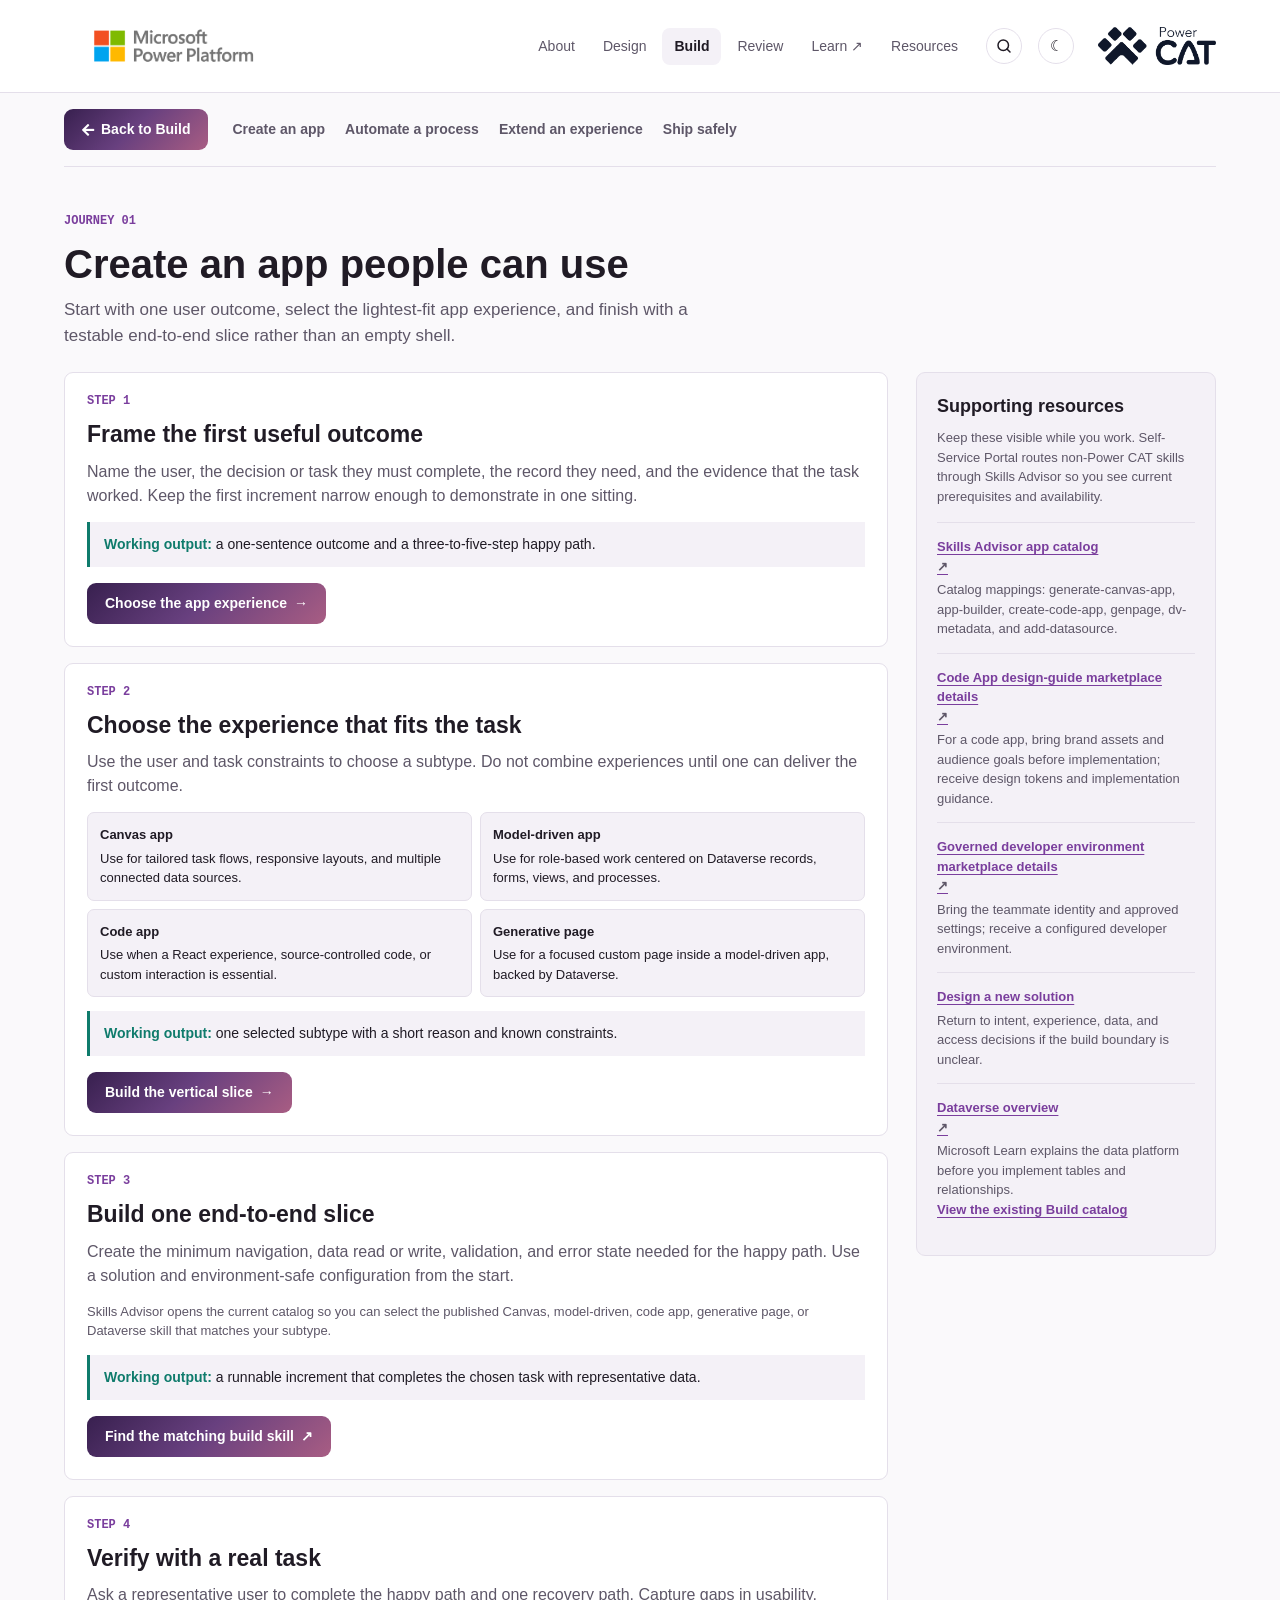
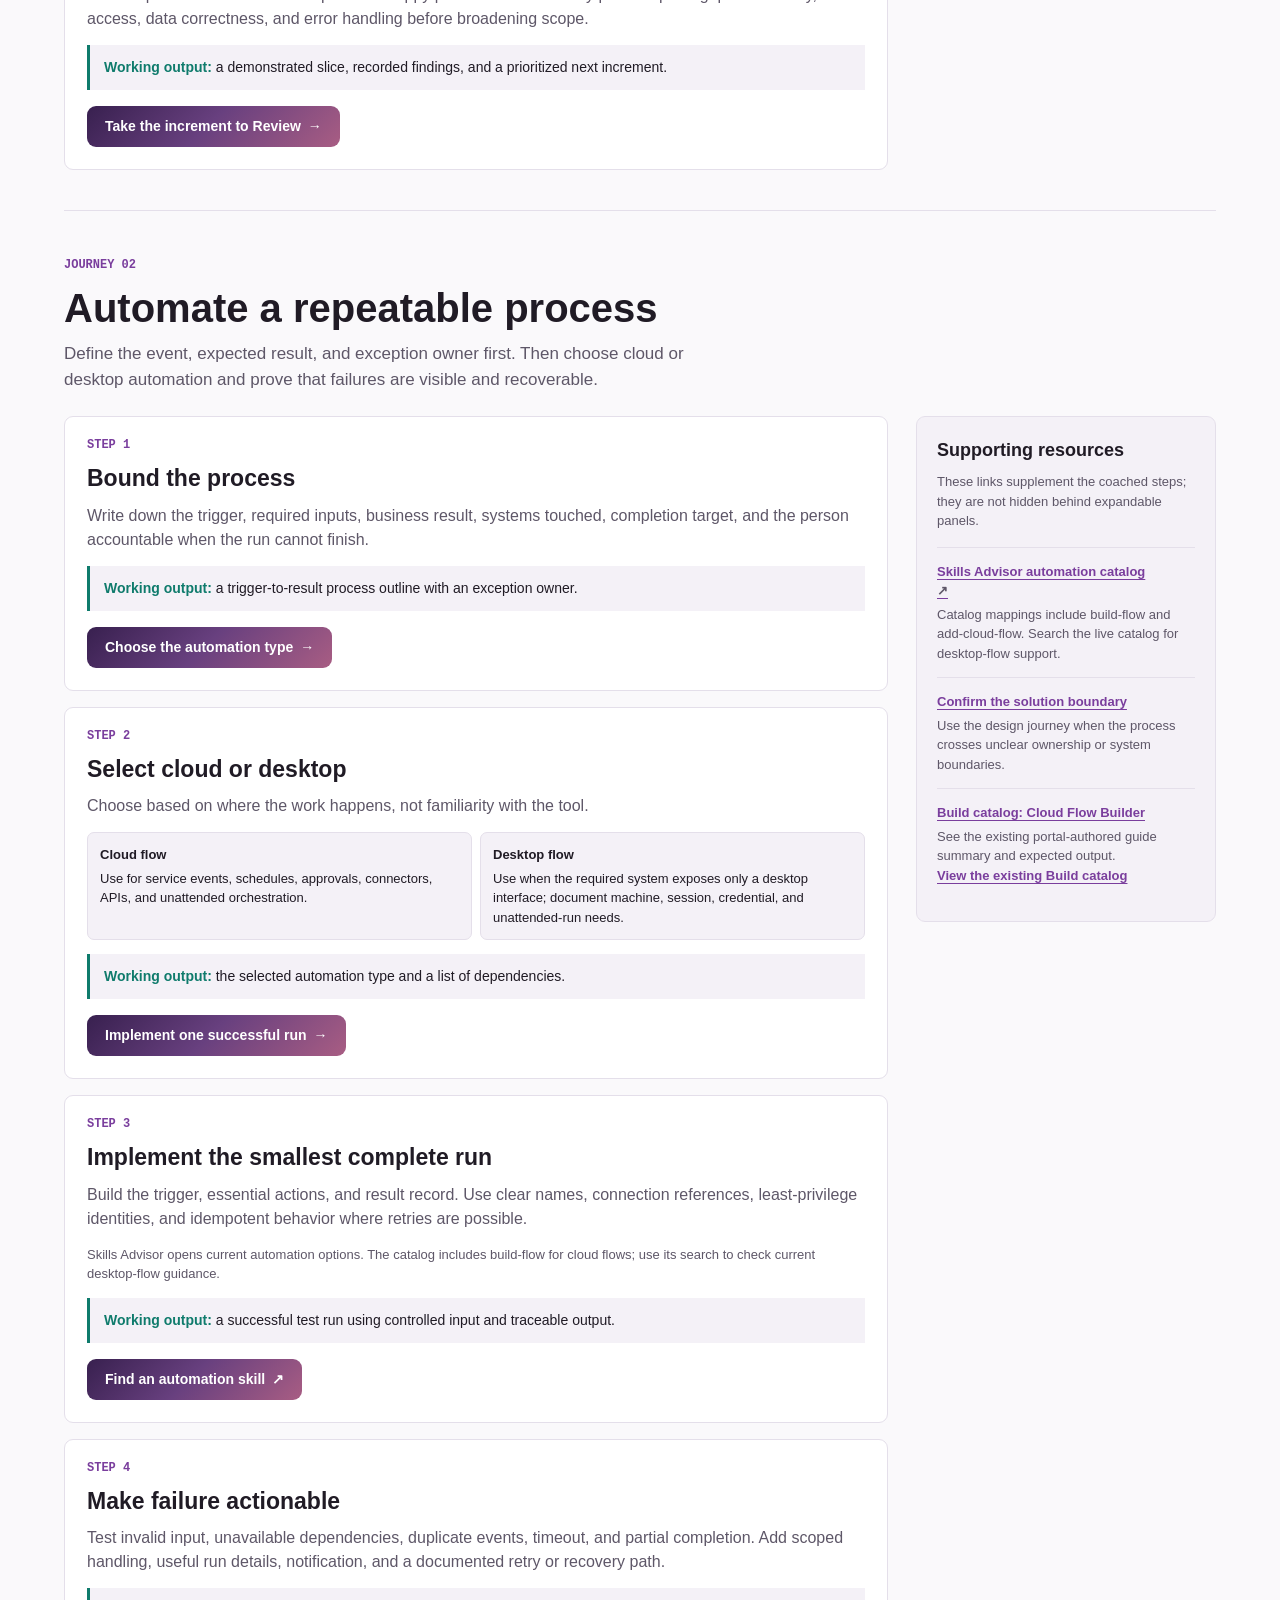
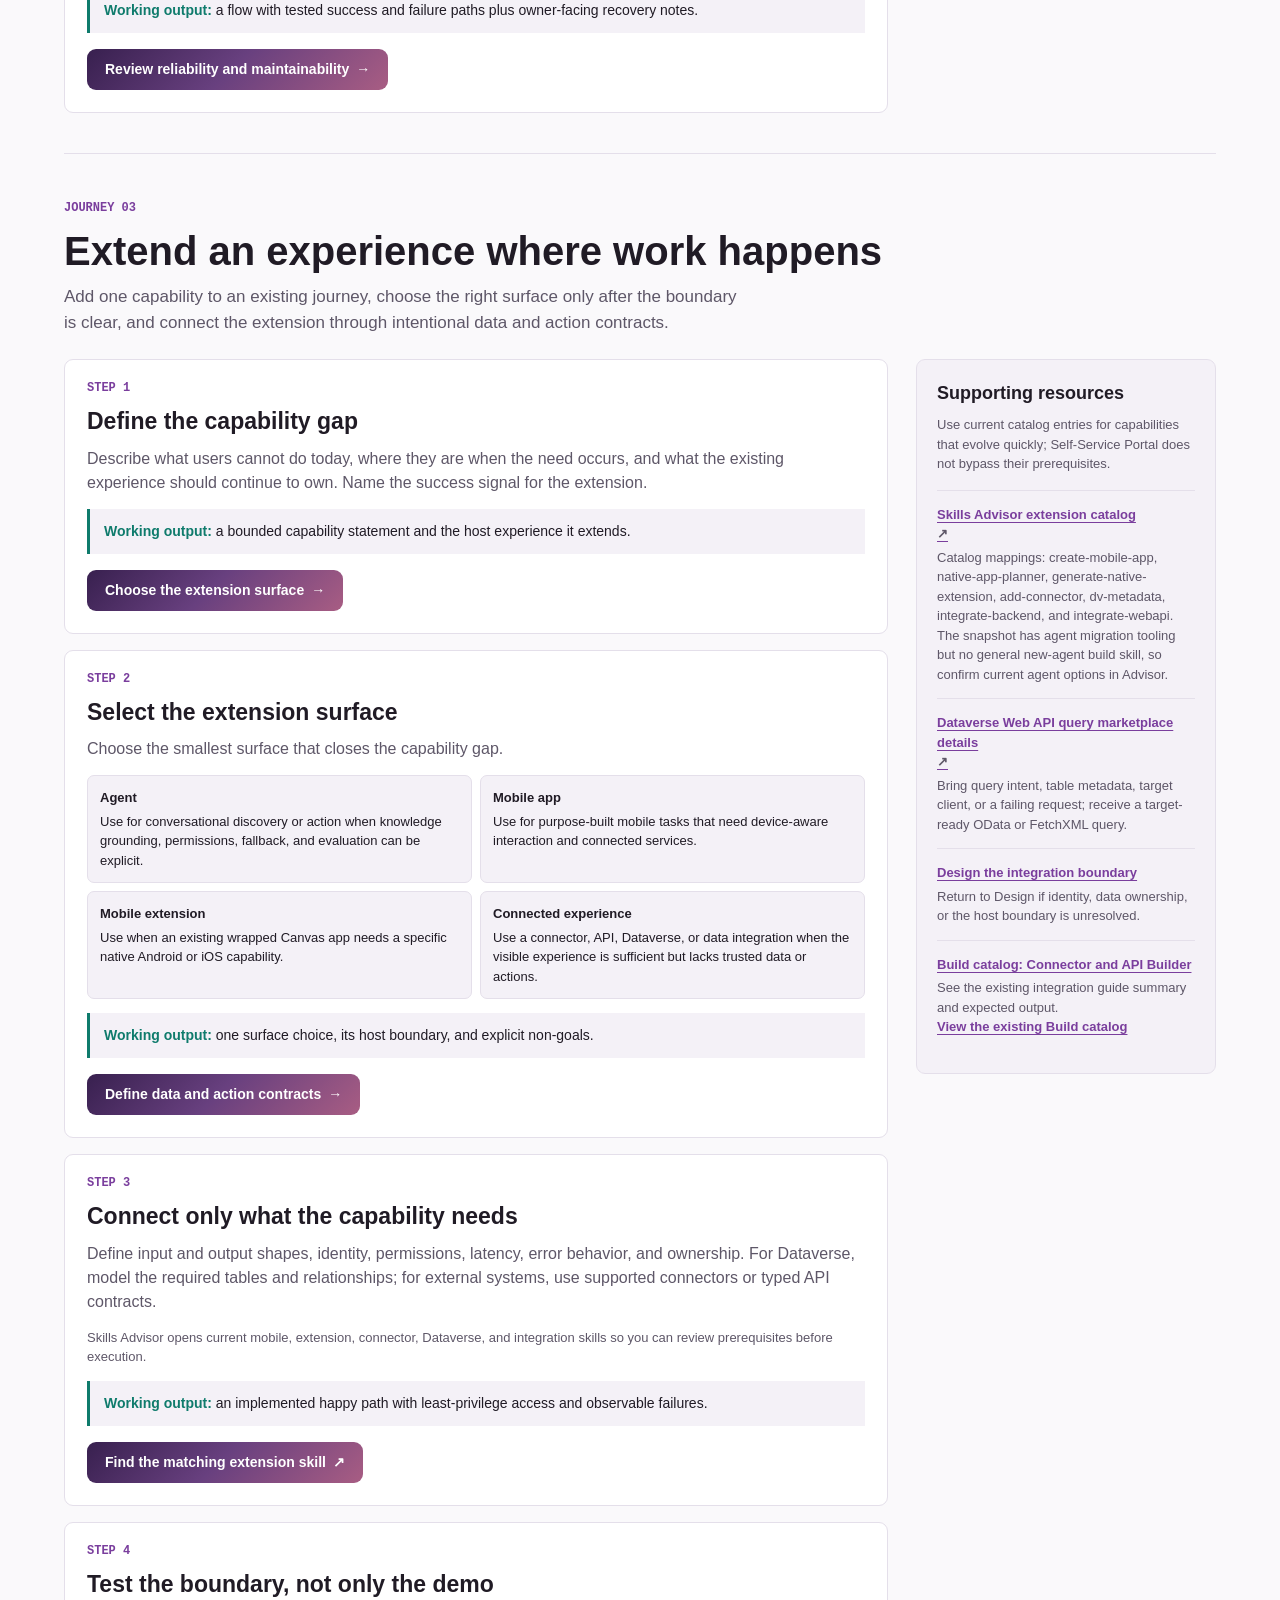
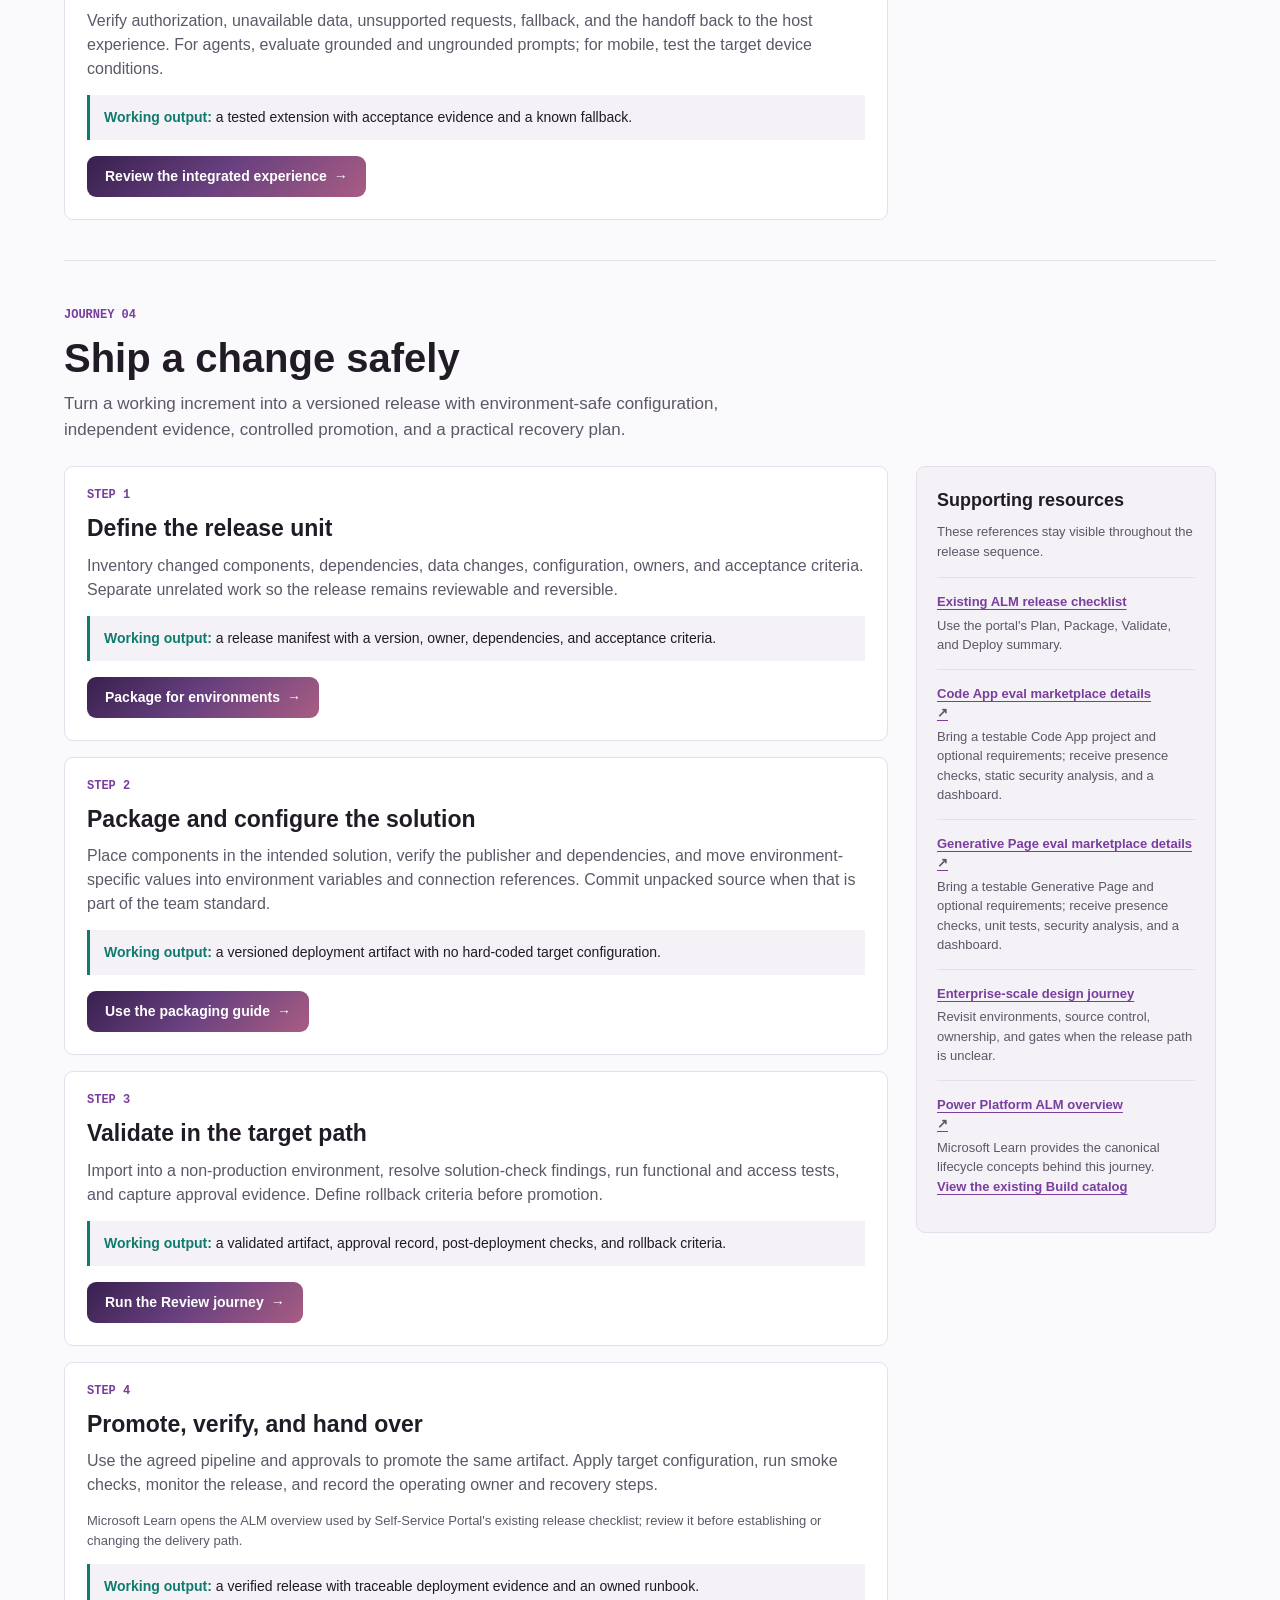
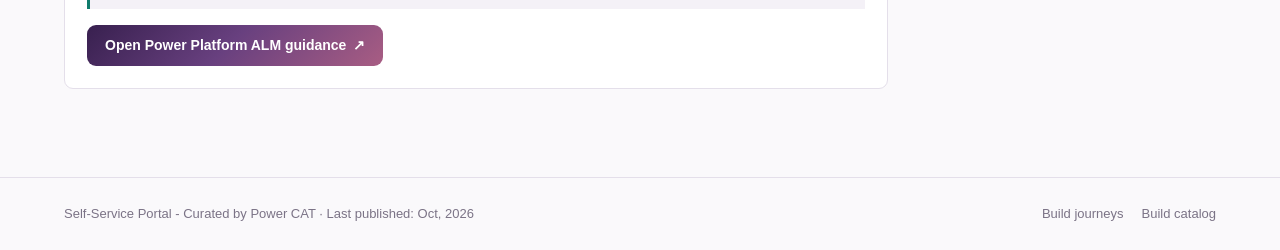
<file: ssp-build-guide.html>
<!DOCTYPE html>
<html lang="en" data-theme="light">
<head>
  <meta charset="UTF-8">
  <meta name="viewport" content="width=device-width, initial-scale=1.0">
  <title>Self-Service Portal - Coached Build journeys</title>
  <script>
    (() => {
      let saved;
      try { saved = localStorage.getItem("sspTheme"); } catch {}
      document.documentElement.dataset.theme = new URLSearchParams(location.search).get("scoutTheme") || saved || (matchMedia("(prefers-color-scheme: dark)").matches ? "dark" : "light");
    })();
  </script>
  <link rel="stylesheet" href="assets/css/ssp-design.css?v=20261007-feedback-removal">
  <link rel="stylesheet" href="assets/css/ssp-build-guide.css?v=20260928-narrow-gutters">
  <link rel="stylesheet" href="assets/css/header-brand.css?v=20261001-search-icon">
  <link rel="stylesheet" href="assets/css/fontawesome-all.min.css">
  <script src="assets/js/ssp-search-entry.js?v=20261006-footer-actions" defer></script>
</head>
<body class="pillar-build">
  <header class="topbar"><div class="wrap row">
    <a class="logo" href="ssp-landing.html" aria-label="About Self-Service Portal"><img class="platform-logo" src="assets/img/ms-power-platform-logo-stacked-gray-rgb.png" alt="Microsoft Power Platform" width="220" height="92"></a>
    <nav class="main" id="siteNav" aria-label="Primary navigation"><a href="ssp-landing.html">About</a><a href="ssp-design.html">Design</a><a href="ssp-build.html" aria-current="page">Build</a><a href="ssp-review.html">Review</a><a href="https://microsoft.github.io/apps-agents-workshop/labs/" target="ssp-learn" rel="noopener">Learn</a></nav>
    <div class="spacer"></div>
    <button class="icon-btn menu-toggle" type="button" aria-label="Open navigation menu" aria-controls="siteNav" aria-expanded="false">&#9776;</button>
    <button class="icon-btn" id="themeBtn" type="button" aria-label="Toggle theme" title="Toggle theme">&#9790;</button>
    <picture class="powercat-logo header-powercat" title="Power CAT"><img class="logo-on-light" src="assets/img/power-cat-dark.png" alt="Power CAT" height="46"><img class="logo-on-dark" src="assets/img/power-cat-light.png" alt="" height="46"></picture>
  </div></header>

  <main class="wrap build-guide-main">
    <div class="build-guide-toolbar">
      <a class="btn" href="ssp-build.html#journeys"><span class="fas fa-arrow-left" aria-hidden="true"></span>Back to Build</a>
      <nav class="journey-nav" aria-label="Build journeys"><a href="#create-app">Create an app</a><a href="#automate-process">Automate a process</a><a href="#extend-experience">Extend an experience</a><a href="#ship-safely">Ship safely</a></nav>
    </div>

    <article class="build-journey" id="create-app" aria-labelledby="create-app-heading">
      <header class="journey-heading"><span class="journey-number">Journey 01</span><h1 id="create-app-heading">Create an app people can use</h1><p>Start with one user outcome, select the lightest-fit app experience, and finish with a testable end-to-end slice rather than an empty shell.</p></header>
      <div class="journey-layout">
        <ol class="coached-steps">
          <li class="coached-step" id="create-app-outcome"><h3>Frame the first useful outcome</h3><p>Name the user, the decision or task they must complete, the record they need, and the evidence that the task worked. Keep the first increment narrow enough to demonstrate in one sitting.</p><div class="step-output"><strong>Working output:</strong> a one-sentence outcome and a three-to-five-step happy path.</div><div class="step-action"><a class="btn" href="#create-app-subtype">Choose the app experience <span aria-hidden="true">&rarr;</span></a></div></li>
          <li class="coached-step" id="create-app-subtype"><h3>Choose the experience that fits the task</h3><p>Use the user and task constraints to choose a subtype. Do not combine experiences until one can deliver the first outcome.</p><div class="subtype-grid"><div class="subtype"><strong>Canvas app</strong>Use for tailored task flows, responsive layouts, and multiple connected data sources.</div><div class="subtype"><strong>Model-driven app</strong>Use for role-based work centered on Dataverse records, forms, views, and processes.</div><div class="subtype"><strong>Code app</strong>Use when a React experience, source-controlled code, or custom interaction is essential.</div><div class="subtype"><strong>Generative page</strong>Use for a focused custom page inside a model-driven app, backed by Dataverse.</div></div><div class="step-output"><strong>Working output:</strong> one selected subtype with a short reason and known constraints.</div><div class="step-action"><a class="btn" href="#create-app-increment">Build the vertical slice <span aria-hidden="true">&rarr;</span></a></div></li>
          <li class="coached-step" id="create-app-increment"><h3>Build one end-to-end slice</h3><p>Create the minimum navigation, data read or write, validation, and error state needed for the happy path. Use a solution and environment-safe configuration from the start.</p><p class="external-note">Skills Advisor opens the current catalog so you can select the published Canvas, model-driven, code app, generative page, or Dataverse skill that matches your subtype.</p><div class="step-output"><strong>Working output:</strong> a runnable increment that completes the chosen task with representative data.</div><div class="step-action"><a class="btn" href="https://aka.ms/powerplatformskillsadvisor" target="ssp-skills" rel="noopener">Find the matching build skill <span aria-hidden="true">&nearr;</span></a></div></li>
          <li class="coached-step" id="create-app-verify"><h3>Verify with a real task</h3><p>Ask a representative user to complete the happy path and one recovery path. Capture gaps in usability, access, data correctness, and error handling before broadening scope.</p><div class="step-output"><strong>Working output:</strong> a demonstrated slice, recorded findings, and a prioritized next increment.</div><div class="step-action"><a class="btn" href="ssp-review.html">Take the increment to Review <span aria-hidden="true">&rarr;</span></a></div></li>
        </ol>
        <aside class="journey-support" aria-labelledby="create-app-support"><h3 id="create-app-support">Supporting resources</h3><p>Keep these visible while you work. Self-Service Portal routes non-Power CAT skills through Skills Advisor so you see current prerequisites and availability.</p><ul class="support-list"><li><a href="https://aka.ms/powerplatformskillsadvisor" target="ssp-skills" rel="noopener">Skills Advisor app catalog <span aria-hidden="true">&nearr;</span></a><span>Catalog mappings: generate-canvas-app, app-builder, create-code-app, genpage, dv-metadata, and add-datasource.</span></li><li><a data-skill-owner="power-cat" href="https://microsoft.github.io/power-cat-skills/power-platform-migration-factory/skill.html?id=powercat-code-apps__design-guide" target="_blank" rel="noopener">Code App design-guide marketplace details <span aria-hidden="true">&nearr;</span></a><span>For a code app, bring brand assets and audience goals before implementation; receive design tokens and implementation guidance.</span></li><li><a data-skill-owner="power-cat" href="https://microsoft.github.io/power-cat-skills/power-platform-migration-factory/skill.html?id=powercat-governance__create-pp-dev-env" target="_blank" rel="noopener">Governed developer environment marketplace details <span aria-hidden="true">&nearr;</span></a><span>Bring the teammate identity and approved settings; receive a configured developer environment.</span></li><li><a href="ssp-design-guide.html#new">Design a new solution</a><span>Return to intent, experience, data, and access decisions if the build boundary is unclear.</span></li><li><a href="https://learn.microsoft.com/power-apps/maker/data-platform/data-platform-intro" target="_blank" rel="noopener">Dataverse overview <span aria-hidden="true">&nearr;</span></a><span>Microsoft Learn explains the data platform before you implement tables and relationships.</span></li></ul><p class="catalog-return"><a href="ssp-build.html#skills">View the existing Build catalog</a></p></aside>
      </div>
    </article>

    <article class="build-journey" id="automate-process" aria-labelledby="automate-process-heading">
      <header class="journey-heading"><span class="journey-number">Journey 02</span><h2 id="automate-process-heading">Automate a repeatable process</h2><p>Define the event, expected result, and exception owner first. Then choose cloud or desktop automation and prove that failures are visible and recoverable.</p></header>
      <div class="journey-layout">
        <ol class="coached-steps">
          <li class="coached-step" id="automate-process-outcome"><h3>Bound the process</h3><p>Write down the trigger, required inputs, business result, systems touched, completion target, and the person accountable when the run cannot finish.</p><div class="step-output"><strong>Working output:</strong> a trigger-to-result process outline with an exception owner.</div><div class="step-action"><a class="btn" href="#automate-process-subtype">Choose the automation type <span aria-hidden="true">&rarr;</span></a></div></li>
          <li class="coached-step" id="automate-process-subtype"><h3>Select cloud or desktop</h3><p>Choose based on where the work happens, not familiarity with the tool.</p><div class="subtype-grid"><div class="subtype"><strong>Cloud flow</strong>Use for service events, schedules, approvals, connectors, APIs, and unattended orchestration.</div><div class="subtype"><strong>Desktop flow</strong>Use when the required system exposes only a desktop interface; document machine, session, credential, and unattended-run needs.</div></div><div class="step-output"><strong>Working output:</strong> the selected automation type and a list of dependencies.</div><div class="step-action"><a class="btn" href="#automate-process-increment">Implement one successful run <span aria-hidden="true">&rarr;</span></a></div></li>
          <li class="coached-step" id="automate-process-increment"><h3>Implement the smallest complete run</h3><p>Build the trigger, essential actions, and result record. Use clear names, connection references, least-privilege identities, and idempotent behavior where retries are possible.</p><p class="external-note">Skills Advisor opens current automation options. The catalog includes build-flow for cloud flows; use its search to check current desktop-flow guidance.</p><div class="step-output"><strong>Working output:</strong> a successful test run using controlled input and traceable output.</div><div class="step-action"><a class="btn" href="https://aka.ms/powerplatformskillsadvisor" target="ssp-skills" rel="noopener">Find an automation skill <span aria-hidden="true">&nearr;</span></a></div></li>
          <li class="coached-step" id="automate-process-harden"><h3>Make failure actionable</h3><p>Test invalid input, unavailable dependencies, duplicate events, timeout, and partial completion. Add scoped handling, useful run details, notification, and a documented retry or recovery path.</p><div class="step-output"><strong>Working output:</strong> a flow with tested success and failure paths plus owner-facing recovery notes.</div><div class="step-action"><a class="btn" href="ssp-review.html#skills">Review reliability and maintainability <span aria-hidden="true">&rarr;</span></a></div></li>
        </ol>
        <aside class="journey-support" aria-labelledby="automate-support"><h3 id="automate-support">Supporting resources</h3><p>These links supplement the coached steps; they are not hidden behind expandable panels.</p><ul class="support-list"><li><a href="https://aka.ms/powerplatformskillsadvisor" target="ssp-skills" rel="noopener">Skills Advisor automation catalog <span aria-hidden="true">&nearr;</span></a><span>Catalog mappings include build-flow and add-cloud-flow. Search the live catalog for desktop-flow support.</span></li><li><a href="ssp-design-guide.html#new">Confirm the solution boundary</a><span>Use the design journey when the process crosses unclear ownership or system boundaries.</span></li><li><a href="ssp-build.html#skill-cloud-flow-builder">Build catalog: Cloud Flow Builder</a><span>See the existing portal-authored guide summary and expected output.</span></li></ul><p class="catalog-return"><a href="ssp-build.html#skills">View the existing Build catalog</a></p></aside>
      </div>
    </article>

    <article class="build-journey" id="extend-experience" aria-labelledby="extend-experience-heading">
      <header class="journey-heading"><span class="journey-number">Journey 03</span><h2 id="extend-experience-heading">Extend an experience where work happens</h2><p>Add one capability to an existing journey, choose the right surface only after the boundary is clear, and connect the extension through intentional data and action contracts.</p></header>
      <div class="journey-layout">
        <ol class="coached-steps">
          <li class="coached-step" id="extend-experience-outcome"><h3>Define the capability gap</h3><p>Describe what users cannot do today, where they are when the need occurs, and what the existing experience should continue to own. Name the success signal for the extension.</p><div class="step-output"><strong>Working output:</strong> a bounded capability statement and the host experience it extends.</div><div class="step-action"><a class="btn" href="#extend-experience-subtype">Choose the extension surface <span aria-hidden="true">&rarr;</span></a></div></li>
          <li class="coached-step" id="extend-experience-subtype"><h3>Select the extension surface</h3><p>Choose the smallest surface that closes the capability gap.</p><div class="subtype-grid"><div class="subtype"><strong>Agent</strong>Use for conversational discovery or action when knowledge grounding, permissions, fallback, and evaluation can be explicit.</div><div class="subtype"><strong>Mobile app</strong>Use for purpose-built mobile tasks that need device-aware interaction and connected services.</div><div class="subtype"><strong>Mobile extension</strong>Use when an existing wrapped Canvas app needs a specific native Android or iOS capability.</div><div class="subtype"><strong>Connected experience</strong>Use a connector, API, Dataverse, or data integration when the visible experience is sufficient but lacks trusted data or actions.</div></div><div class="step-output"><strong>Working output:</strong> one surface choice, its host boundary, and explicit non-goals.</div><div class="step-action"><a class="btn" href="#extend-experience-connect">Define data and action contracts <span aria-hidden="true">&rarr;</span></a></div></li>
          <li class="coached-step" id="extend-experience-connect"><h3>Connect only what the capability needs</h3><p>Define input and output shapes, identity, permissions, latency, error behavior, and ownership. For Dataverse, model the required tables and relationships; for external systems, use supported connectors or typed API contracts.</p><p class="external-note">Skills Advisor opens current mobile, extension, connector, Dataverse, and integration skills so you can review prerequisites before execution.</p><div class="step-output"><strong>Working output:</strong> an implemented happy path with least-privilege access and observable failures.</div><div class="step-action"><a class="btn" href="https://aka.ms/powerplatformskillsadvisor" target="ssp-skills" rel="noopener">Find the matching extension skill <span aria-hidden="true">&nearr;</span></a></div></li>
          <li class="coached-step" id="extend-experience-verify"><h3>Test the boundary, not only the demo</h3><p>Verify authorization, unavailable data, unsupported requests, fallback, and the handoff back to the host experience. For agents, evaluate grounded and ungrounded prompts; for mobile, test the target device conditions.</p><div class="step-output"><strong>Working output:</strong> a tested extension with acceptance evidence and a known fallback.</div><div class="step-action"><a class="btn" href="ssp-review.html">Review the integrated experience <span aria-hidden="true">&rarr;</span></a></div></li>
        </ol>
        <aside class="journey-support" aria-labelledby="extend-support"><h3 id="extend-support">Supporting resources</h3><p>Use current catalog entries for capabilities that evolve quickly; Self-Service Portal does not bypass their prerequisites.</p><ul class="support-list"><li><a href="https://aka.ms/powerplatformskillsadvisor" target="ssp-skills" rel="noopener">Skills Advisor extension catalog <span aria-hidden="true">&nearr;</span></a><span>Catalog mappings: create-mobile-app, native-app-planner, generate-native-extension, add-connector, dv-metadata, integrate-backend, and integrate-webapi. The snapshot has agent migration tooling but no general new-agent build skill, so confirm current agent options in Advisor.</span></li><li><a data-skill-owner="power-cat" href="https://microsoft.github.io/power-cat-skills/power-platform-migration-factory/skill.html?id=powercat-dataverse__dataverse-webapi-query" target="_blank" rel="noopener">Dataverse Web API query marketplace details <span aria-hidden="true">&nearr;</span></a><span>Bring query intent, table metadata, target client, or a failing request; receive a target-ready OData or FetchXML query.</span></li><li><a href="ssp-design-guide.html#new">Design the integration boundary</a><span>Return to Design if identity, data ownership, or the host boundary is unresolved.</span></li><li><a href="ssp-build.html#skill-connector-and-api-builder">Build catalog: Connector and API Builder</a><span>See the existing integration guide summary and expected output.</span></li></ul><p class="catalog-return"><a href="ssp-build.html#skills">View the existing Build catalog</a></p></aside>
      </div>
    </article>

    <article class="build-journey" id="ship-safely" aria-labelledby="ship-safely-heading">
      <header class="journey-heading"><span class="journey-number">Journey 04</span><h2 id="ship-safely-heading">Ship a change safely</h2><p>Turn a working increment into a versioned release with environment-safe configuration, independent evidence, controlled promotion, and a practical recovery plan.</p></header>
      <div class="journey-layout">
        <ol class="coached-steps">
          <li class="coached-step" id="ship-safely-scope"><h3>Define the release unit</h3><p>Inventory changed components, dependencies, data changes, configuration, owners, and acceptance criteria. Separate unrelated work so the release remains reviewable and reversible.</p><div class="step-output"><strong>Working output:</strong> a release manifest with a version, owner, dependencies, and acceptance criteria.</div><div class="step-action"><a class="btn" href="#ship-safely-package">Package for environments <span aria-hidden="true">&rarr;</span></a></div></li>
          <li class="coached-step" id="ship-safely-package"><h3>Package and configure the solution</h3><p>Place components in the intended solution, verify the publisher and dependencies, and move environment-specific values into environment variables and connection references. Commit unpacked source when that is part of the team standard.</p><div class="step-output"><strong>Working output:</strong> a versioned deployment artifact with no hard-coded target configuration.</div><div class="step-action"><a class="btn" href="ssp-build.html#skill-solution-packaging-guide">Use the packaging guide <span aria-hidden="true">&rarr;</span></a></div></li>
          <li class="coached-step" id="ship-safely-validate"><h3>Validate in the target path</h3><p>Import into a non-production environment, resolve solution-check findings, run functional and access tests, and capture approval evidence. Define rollback criteria before promotion.</p><div class="step-output"><strong>Working output:</strong> a validated artifact, approval record, post-deployment checks, and rollback criteria.</div><div class="step-action"><a class="btn" href="ssp-review.html">Run the Review journey <span aria-hidden="true">&rarr;</span></a></div></li>
          <li class="coached-step" id="ship-safely-deploy"><h3>Promote, verify, and hand over</h3><p>Use the agreed pipeline and approvals to promote the same artifact. Apply target configuration, run smoke checks, monitor the release, and record the operating owner and recovery steps.</p><p class="external-note">Microsoft Learn opens the ALM overview used by Self-Service Portal's existing release checklist; review it before establishing or changing the delivery path.</p><div class="step-output"><strong>Working output:</strong> a verified release with traceable deployment evidence and an owned runbook.</div><div class="step-action"><a class="btn" href="https://learn.microsoft.com/power-platform/alm/overview-alm" target="_blank" rel="noopener">Open Power Platform ALM guidance <span aria-hidden="true">&nearr;</span></a></div></li>
        </ol>
        <aside class="journey-support" aria-labelledby="ship-support"><h3 id="ship-support">Supporting resources</h3><p>These references stay visible throughout the release sequence.</p><ul class="support-list"><li><a href="ssp-build.html#process-heading">Existing ALM release checklist</a><span>Use the portal's Plan, Package, Validate, and Deploy summary.</span></li><li><a data-skill-owner="power-cat" href="https://microsoft.github.io/power-cat-skills/power-platform-migration-factory/skill.html?id=powercat-procode-eval__eval-generator-code-app" target="_blank" rel="noopener">Code App eval marketplace details <span aria-hidden="true">&nearr;</span></a><span>Bring a testable Code App project and optional requirements; receive presence checks, static security analysis, and a dashboard.</span></li><li><a data-skill-owner="power-cat" href="https://microsoft.github.io/power-cat-skills/power-platform-migration-factory/skill.html?id=powercat-procode-eval__eval-generator-gen-pages" target="_blank" rel="noopener">Generative Page eval marketplace details <span aria-hidden="true">&nearr;</span></a><span>Bring a testable Generative Page and optional requirements; receive presence checks, unit tests, security analysis, and a dashboard.</span></li><li><a href="ssp-design-guide.html#govern">Enterprise-scale design journey</a><span>Revisit environments, source control, ownership, and gates when the release path is unclear.</span></li><li><a href="https://learn.microsoft.com/power-platform/alm/overview-alm" target="_blank" rel="noopener">Power Platform ALM overview <span aria-hidden="true">&nearr;</span></a><span>Microsoft Learn provides the canonical lifecycle concepts behind this journey.</span></li></ul><p class="catalog-return"><a href="ssp-build.html#skills">View the existing Build catalog</a></p></aside>
      </div>
    </article>
  </main>

  <footer><div class="wrap row"><span>Self-Service Portal - Curated by Power CAT &middot; Last published: <time datetime="2026-10">Oct, 2026</time></span><div class="footer-links"><a href="ssp-build.html#journeys">Build journeys</a><a href="ssp-build.html#skills">Build catalog</a></div></div></footer>
  <script>
    (() => {
      const themeButton = document.getElementById("themeBtn");
      const menuButton = document.querySelector(".menu-toggle");
      const siteNav = document.getElementById("siteNav");
      function syncTheme() {
        const dark = document.documentElement.dataset.theme === "dark";
        themeButton.textContent = dark ? "\u2600" : "\u263E";
        themeButton.setAttribute("aria-label", dark ? "Switch to light theme" : "Switch to dark theme");
        themeButton.title = themeButton.getAttribute("aria-label");
      }
      themeButton.addEventListener("click", () => {
        document.documentElement.dataset.theme = document.documentElement.dataset.theme === "dark" ? "light" : "dark";
        try { localStorage.setItem("sspTheme", document.documentElement.dataset.theme); } catch {}
        syncTheme();
      });
      menuButton.addEventListener("click", () => {
        const open = menuButton.getAttribute("aria-expanded") !== "true";
        siteNav.classList.toggle("is-open", open);
        menuButton.setAttribute("aria-expanded", String(open));
        menuButton.setAttribute("aria-label", open ? "Close navigation menu" : "Open navigation menu");
        menuButton.textContent = open ? "\u00D7" : "\u2630";
      });
      siteNav.addEventListener("click", event => {
        if (event.target.closest("a")) {
          siteNav.classList.remove("is-open");
          menuButton.setAttribute("aria-expanded", "false");
          menuButton.setAttribute("aria-label", "Open navigation menu");
          menuButton.textContent = "\u2630";
        }
      });
      syncTheme();
    })();
  </script>
</body>
</html>
</file>
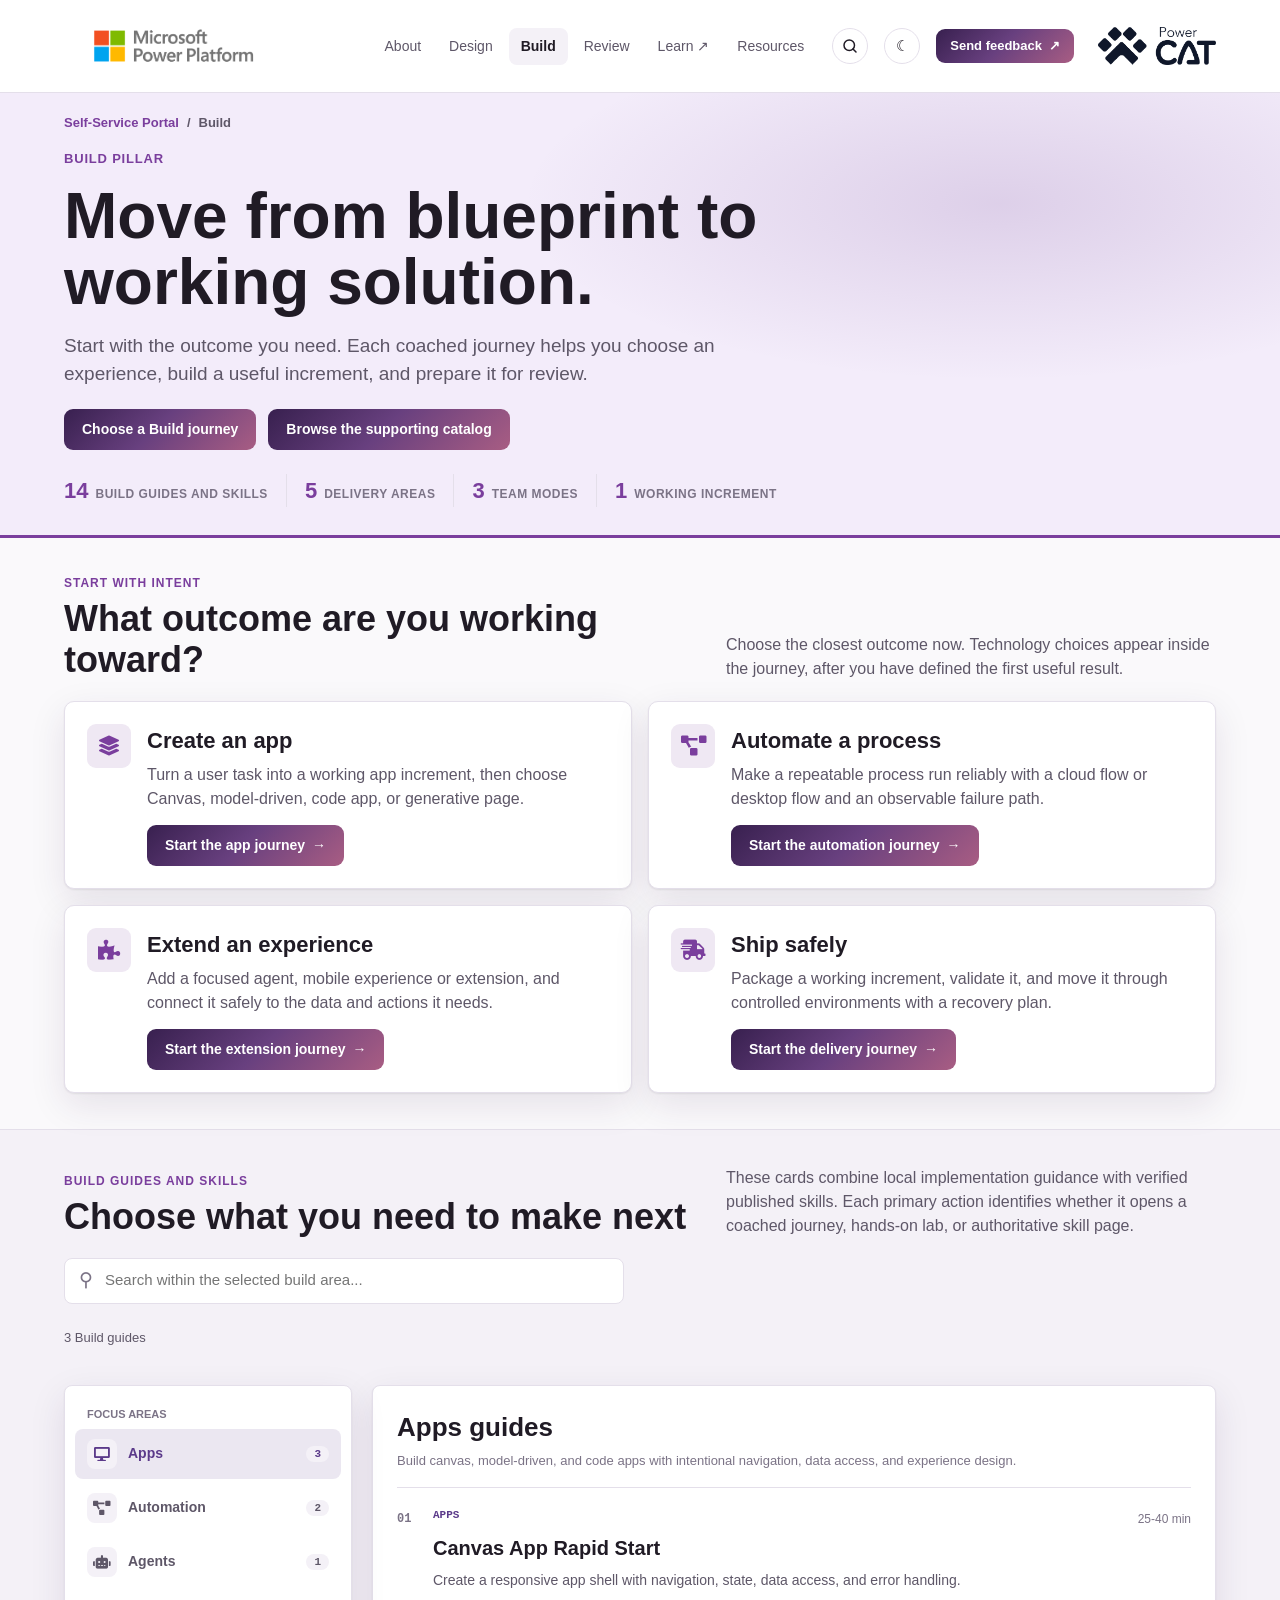
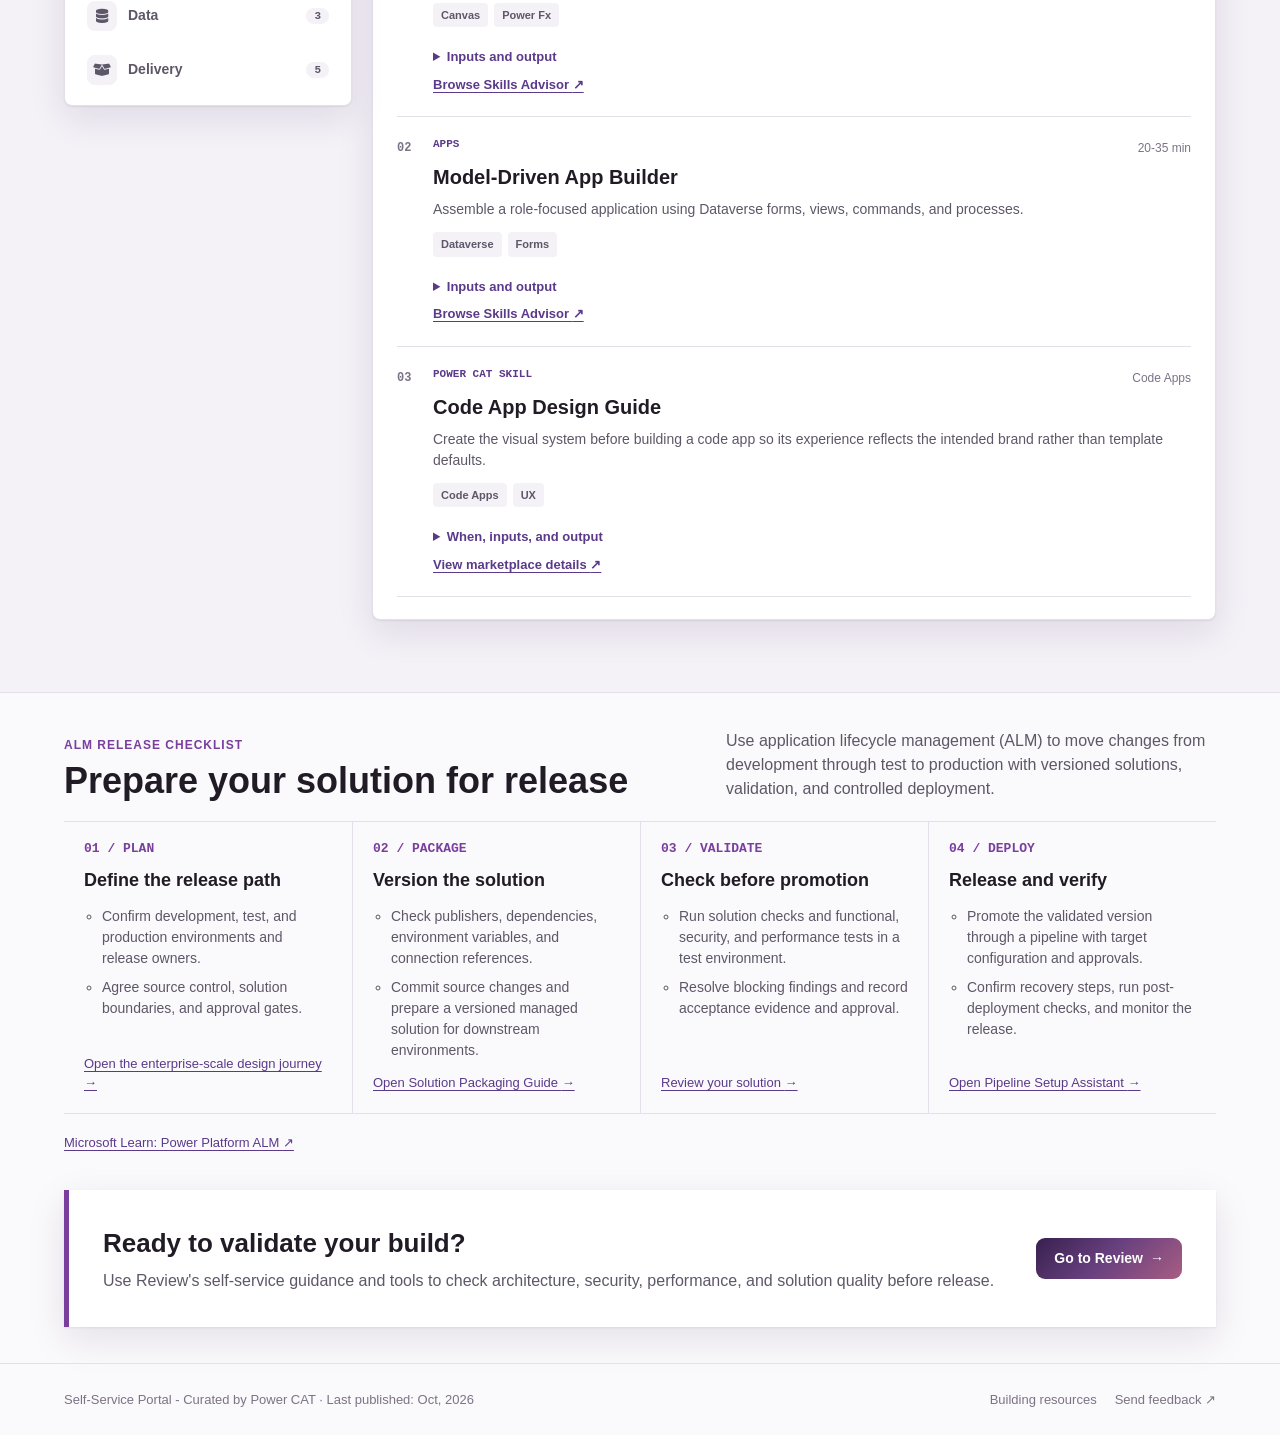
<file: ssp-build.html>
<!DOCTYPE html>
<html lang="en" data-theme="light">
<head>
<meta charset="UTF-8">
<meta name="viewport" content="width=device-width, initial-scale=1.0">
<title>Self-Service Portal - Build Pillar</title>
<script>
  (() => {
    const param = new URLSearchParams(window.location.search).get("scoutTheme");
    let saved = null;
    try { saved = localStorage.getItem("sspTheme"); } catch (error) {}
    const theme = param || saved || (window.matchMedia("(prefers-color-scheme: dark)").matches ? "dark" : "light");
    document.documentElement.setAttribute("data-theme", theme);
    try { localStorage.setItem("sspTheme", theme); } catch (error) {}
  })();
</script>
<link rel="stylesheet" href="assets/css/ssp-design.css?v=20261007-feedback-removal">
<link rel="stylesheet" href="assets/css/ssp-build-guide.css?v=20260926-coached-journeys">
<link rel="stylesheet" href="assets/css/fontawesome-all.min.css">
<script src="assets/js/ssp-search-entry.js?v=20261006-footer-actions" defer></script>
<link rel="stylesheet" href="assets/css/header-brand.css?v=20261001-search-icon">
</head>
<body class="pillar-build" data-skill-label="Build" data-item-label="Build guide" data-item-label-plural="Build guides">
<header class="topbar"><div class="wrap row">
  <a class="logo" href="ssp-landing.html" aria-label="About Self-Service Portal"><img class="platform-logo" src="assets/img/ms-power-platform-logo-stacked-gray-rgb.png" alt="Microsoft Power Platform" width="220" height="92"></a>
  <nav class="main" id="siteNav" aria-label="Primary navigation"><a href="ssp-landing.html">About</a><a href="ssp-design.html">Design</a><a href="ssp-build.html" aria-current="page">Build</a><a href="ssp-review.html">Review</a><a href="https://microsoft.github.io/apps-agents-workshop/labs/" target="ssp-learn" rel="noopener">Learn</a><a class="btn sm nav-feedback header-feedback" href="https://forms.cloud.microsoft/Pages/ResponsePage.aspx?id=v4j5cvGGr0GRqy180BHbR6OE0-90qhlFrJ2NRTnSVt5URE5RRU9UVFgwMUZVVzk1UkZBQVBWMTlTMi4u" target="_blank" rel="noopener">Send feedback <span aria-hidden="true">&nearr;</span></a></nav>
  <div class="spacer"></div><button class="icon-btn menu-toggle" type="button" aria-label="Open navigation menu" aria-controls="siteNav" aria-expanded="false">&#9776;</button><button class="icon-btn" type="button" aria-label="Toggle theme" title="Toggle theme" id="themeBtn">&#9790;</button><a class="btn sm desktop-feedback header-feedback" href="https://forms.cloud.microsoft/Pages/ResponsePage.aspx?id=v4j5cvGGr0GRqy180BHbR6OE0-90qhlFrJ2NRTnSVt5URE5RRU9UVFgwMUZVVzk1UkZBQVBWMTlTMi4u" target="_blank" rel="noopener">Send feedback <span aria-hidden="true">&nearr;</span></a><picture class="powercat-logo header-powercat" title="Power CAT"><img class="logo-on-light" src="assets/img/power-cat-dark.png" alt="Power CAT" height="46"><img class="logo-on-dark" src="assets/img/power-cat-light.png" alt="" height="46"></picture>
</div></header>

<main>
  <section class="design-hero"><div class="wrap hero-inner">
    <nav class="breadcrumb" aria-label="Breadcrumb"><a href="ssp-landing.html">Self-Service Portal</a><span aria-hidden="true">/</span><span>Build</span></nav><span class="pillar-label">Build pillar</span>
    <h1>Move from blueprint to working solution.</h1><p class="lead">Start with the outcome you need. Each coached journey helps you choose an experience, build a useful increment, and prepare it for review.</p>
    <div class="hero-actions"><a class="btn" href="#journeys">Choose a Build journey</a><a class="btn" href="#skills">Browse the supporting catalog</a></div>
    <div class="hero-proof" aria-label="Build pillar highlights"><div class="proof"><strong>14</strong><span>Build guides and skills</span></div><div class="proof"><strong>5</strong><span>Delivery areas</span></div><div class="proof"><strong>3</strong><span>Team modes</span></div><div class="proof"><strong>1</strong><span>Working increment</span></div></div>
  </div></section>

  <section class="build-journeys" id="journeys" aria-labelledby="journeys-heading"><div class="wrap">
    <div class="section-head"><div><div class="kicker">Start with intent</div><h2 id="journeys-heading">What outcome are you working toward?</h2></div><p>Choose the closest outcome now. Technology choices appear inside the journey, after you have defined the first useful result.</p></div>
    <div class="journey-entry-grid">
      <article class="journey-entry"><span class="fas fa-layer-group" aria-hidden="true"></span><div><h3>Create an app</h3><p>Turn a user task into a working app increment, then choose Canvas, model-driven, code app, or generative page.</p></div><a class="btn" href="ssp-build-guide.html#create-app">Start the app journey <span aria-hidden="true">&rarr;</span></a></article>
      <article class="journey-entry"><span class="fas fa-project-diagram" aria-hidden="true"></span><div><h3>Automate a process</h3><p>Make a repeatable process run reliably with a cloud flow or desktop flow and an observable failure path.</p></div><a class="btn" href="ssp-build-guide.html#automate-process">Start the automation journey <span aria-hidden="true">&rarr;</span></a></article>
      <article class="journey-entry"><span class="fas fa-puzzle-piece" aria-hidden="true"></span><div><h3>Extend an experience</h3><p>Add a focused agent, mobile experience or extension, and connect it safely to the data and actions it needs.</p></div><a class="btn" href="ssp-build-guide.html#extend-experience">Start the extension journey <span aria-hidden="true">&rarr;</span></a></article>
      <article class="journey-entry"><span class="fas fa-shipping-fast" aria-hidden="true"></span><div><h3>Ship safely</h3><p>Package a working increment, validate it, and move it through controlled environments with a recovery plan.</p></div><a class="btn" href="ssp-build-guide.html#ship-safely">Start the delivery journey <span aria-hidden="true">&rarr;</span></a></article>
    </div>
  </div></section>

  <section class="skills-section" id="skills" aria-labelledby="skills-heading"><div class="wrap">
    <div class="section-head"><div><div class="kicker">Build guides and skills</div><h2 id="skills-heading">Choose what you need to make next</h2></div><p>These cards combine local implementation guidance with verified published skills. Each primary action identifies whether it opens a coached journey, hands-on lab, or authoritative skill page.</p></div>
    <div class="skill-tools"><label class="skill-search"><span aria-hidden="true">&#9906;</span><span class="sr-only">Search Build skills</span><input id="skillSearch" type="search" placeholder="Search within the selected build area..." autocomplete="off"></label></div>
    <div class="results-line"><span id="resultCount" role="status" aria-live="polite">3 Build guides and skills</span></div>
    <div class="guide-layout">
      <aside class="guide-rail" aria-label="Build focus areas"><h3>Focus areas</h3><div class="filters" role="group" aria-label="Filter by build area">
        <button class="filter" type="button" data-category="apps" aria-pressed="true" data-description="Build canvas, model-driven, and code apps with intentional navigation, data access, and experience design."><span class="fas fa-desktop" aria-hidden="true"></span><span class="guide-label">Apps</span><span class="guide-count">3</span></button>
        <button class="filter" type="button" data-category="automation" aria-pressed="false" data-description="Create cloud flows and approval workflows with retries, exception handling, and audit history."><span class="fas fa-project-diagram" aria-hidden="true"></span><span class="guide-label">Automation</span><span class="guide-count">2</span></button>
        <button class="filter" type="button" data-category="agents" aria-pressed="false" data-description="Build Copilot Studio agents with grounded knowledge, actions, fallback behavior, and evaluation."><span class="fas fa-robot" aria-hidden="true"></span><span class="guide-label">Agents</span><span class="guide-count">1</span></button>
        <button class="filter" type="button" data-category="data" aria-pressed="false" data-description="Implement Dataverse schemas and author reliable Dataverse or external API queries."><span class="fas fa-database" aria-hidden="true"></span><span class="guide-label">Data</span><span class="guide-count">3</span></button>
        <button class="filter" type="button" data-category="delivery" aria-pressed="false" data-description="Create governed development environments, package components, validate pro-code experiences, and configure deployment pipelines."><span class="fas fa-box-open" aria-hidden="true"></span><span class="guide-label">Delivery</span><span class="guide-count">5</span></button>
      </div></aside>
      <div class="guide-panel" role="region" aria-labelledby="guide-panel-heading">
        <header class="guide-panel-head"><h2 id="guide-panel-heading">Apps guides</h2>        <p id="guide-panel-description">Build canvas, model-driven, and code apps with intentional navigation, data access, and experience design.</p></header>
    <div class="skills-grid" id="skillGrid">
      <article class="skill-card" data-category="apps" style="--accent:var(--design)"><div class="skill-accent"></div><div class="skill-main"><div class="skill-meta"><span class="skill-kind">Apps</span><span class="skill-time">25-40 min</span></div><h3>Canvas App Rapid Start</h3><p>Create a responsive app shell with navigation, state, data access, and error handling.</p><div class="tags"><span class="tag">Canvas</span><span class="tag">Power Fx</span></div></div><details><summary>Inputs and output</summary><p>Bring a user flow and data source. Leave with a working app foundation.</p></details><div class="skill-actions"><a class="btn" href="https://aka.ms/powerplatformskillsadvisor" target="ssp-skills" rel="noopener">Browse Skills Advisor <span aria-hidden="true">&nearr;</span></a></div></article>
      <article class="skill-card" data-category="apps" style="--accent:var(--brand-2)"><div class="skill-accent"></div><div class="skill-main"><div class="skill-meta"><span class="skill-kind">Apps</span><span class="skill-time">20-35 min</span></div><h3>Model-Driven App Builder</h3><p>Assemble a role-focused application using Dataverse forms, views, commands, and processes.</p><div class="tags"><span class="tag">Dataverse</span><span class="tag">Forms</span></div></div><details><summary>Inputs and output</summary><p>Bring a data model and personas. Leave with a navigable model-driven app.</p></details><div class="skill-actions"><a class="btn" href="https://aka.ms/powerplatformskillsadvisor" target="ssp-skills" rel="noopener">Browse Skills Advisor <span aria-hidden="true">&nearr;</span></a></div></article>
      <article class="skill-card" data-category="apps" style="--accent:var(--brand-2)"><div class="skill-accent"></div><div class="skill-main"><div class="skill-meta"><span class="skill-kind">Power CAT skill</span><span class="skill-time">Code Apps</span></div><h3>Code App Design Guide</h3><p>Create the visual system before building a code app so its experience reflects the intended brand rather than template defaults.</p><div class="tags"><span class="tag">Code Apps</span><span class="tag">UX</span></div></div><details><summary>When, inputs, and output</summary><p>Use before implementation. Bring brand assets, audience needs, and experience goals. Receive reusable design tokens and implementation guidance.</p></details><div class="skill-actions"><a class="btn" data-skill-owner="power-cat" data-preview-title="Power CAT code app design guide" data-preview-summary="Bring brand assets, audience needs, and experience goals; receive a brand-aligned code app design guide." href="https://microsoft.github.io/power-cat-skills/power-platform-migration-factory/skill.html?id=powercat-code-apps__design-guide" target="_blank" rel="noopener">View marketplace details <span aria-hidden="true">&nearr;</span></a></div></article>
      <article class="skill-card" id="skill-cloud-flow-builder" data-category="automation" style="--accent:var(--teal)"><div class="skill-accent"></div><div class="skill-main"><div class="skill-meta"><span class="skill-kind">Implementation guide</span><span class="skill-time">20-30 min</span></div><h3>Cloud Flow Builder</h3><p>Build an event-driven flow with clear scopes, retries, exception paths, and ownership.</p><div class="tags"><span class="tag">Power Automate</span><span class="tag">Errors</span></div></div><details><summary>Inputs and output</summary><p>Bring the trigger and actions. Leave with a tested cloud flow and runbook notes.</p></details><div class="skill-actions"><a class="btn" href="ssp-build-guide.html#automate-process">Start the coached automation journey <span aria-hidden="true">&rarr;</span></a></div></article>
      <article class="skill-card" data-category="automation" style="--accent:var(--amber)"><div class="skill-accent"></div><div class="skill-main"><div class="skill-meta"><span class="skill-kind">Implementation guide</span><span class="skill-time">20-35 min</span></div><h3>Approval Workflow Accelerator</h3><p>Implement approvals with delegation, escalation, audit history, and cancellation handling.</p><div class="tags"><span class="tag">Approvals</span><span class="tag">Audit</span></div></div><details><summary>Inputs and output</summary><p>Bring approval and escalation rules. Leave with a working flow and test scenarios.</p></details><div class="skill-actions"><a class="btn" href="https://microsoft.github.io/apps-agents-workshop/labs/lab.html?path=automation-01-cloud-flow%2F01-cloud-flow.md&amp;branch=main" target="_blank" rel="noopener" data-preview-title="Automation: Cloud Flow (Foundations)" data-preview-summary="Build an automated approval process using a Power Automate cloud flow in this 45-minute foundation lab." data-preview-reason="This is the maintained hands-on implementation path for a first approval flow.">Start the approval flow lab <span aria-hidden="true">&nearr;</span></a></div></article>
      <article class="skill-card" data-category="agents" style="--accent:var(--design)"><div class="skill-accent"></div><div class="skill-main"><div class="skill-meta"><span class="skill-kind">Agents</span><span class="skill-time">30-45 min</span></div><h3>Copilot Studio Agent Builder</h3><p>Create a grounded custom agent with instructions, knowledge, actions, fallback, and evaluation.</p><div class="tags"><span class="tag">Copilot Studio</span><span class="tag">Actions</span></div></div><details><summary>Inputs and output</summary><p>Bring the purpose and knowledge sources. Leave with a testable agent baseline.</p></details><div class="skill-actions"><a class="btn" href="https://aka.ms/powerplatformskillsadvisor" target="ssp-skills" rel="noopener">Browse Skills Advisor <span aria-hidden="true">&nearr;</span></a></div></article>
      <article class="skill-card" data-category="data" style="--accent:var(--teal)"><div class="skill-accent"></div><div class="skill-main"><div class="skill-meta"><span class="skill-kind">Data</span><span class="skill-time">20-30 min</span></div><h3>Dataverse Implementation Sprint</h3><p>Implement tables, relationships, choices, ownership, validation, and seed data.</p><div class="tags"><span class="tag">Tables</span><span class="tag">Relationships</span></div></div><details><summary>Inputs and output</summary><p>Bring the approved data blueprint. Leave with a configured schema in a solution.</p></details><div class="skill-actions"><a class="btn" href="https://aka.ms/powerplatformskillsadvisor" target="ssp-skills" rel="noopener">Browse Skills Advisor <span aria-hidden="true">&nearr;</span></a></div></article>
      <article class="skill-card" id="skill-connector-and-api-builder" data-category="data" style="--accent:var(--brand-2)"><div class="skill-accent"></div><div class="skill-main"><div class="skill-meta"><span class="skill-kind">Integration</span><span class="skill-time">25-40 min</span></div><h3>Connector and API Builder</h3><p>Expose an external service through a custom connector with authentication, actions, and tests.</p><div class="tags"><span class="tag">Connector</span><span class="tag">API</span></div></div><details><summary>Inputs and output</summary><p>Bring an API contract. Leave with a packaged and tested custom connector.</p></details><div class="skill-actions"><a class="btn" href="https://aka.ms/powerplatformskillsadvisor" target="ssp-skills" rel="noopener">Browse Skills Advisor <span aria-hidden="true">&nearr;</span></a></div></article>
      <article class="skill-card" data-category="data" style="--accent:var(--teal)"><div class="skill-accent"></div><div class="skill-main"><div class="skill-meta"><span class="skill-kind">Power CAT skill</span><span class="skill-time">Dataverse API</span></div><h3>Dataverse Web API Query</h3><p>Author or troubleshoot OData and FetchXML queries while avoiding logical-name, lookup-annotation, header, and paging mistakes.</p><div class="tags"><span class="tag">OData</span><span class="tag">FetchXML</span></div></div><details><summary>When, inputs, and output</summary><p>Use for Dataverse/API work. Bring the intent, table metadata, target client, and any failing request. Receive a target-ready query plus handling guidance.</p></details><div class="skill-actions"><a class="btn" data-skill-owner="power-cat" data-preview-title="Power CAT Dataverse Web API query" data-preview-summary="Bring query intent, table metadata, target client, or a failing request; receive a target-ready Dataverse query." href="https://microsoft.github.io/power-cat-skills/power-platform-migration-factory/skill.html?id=powercat-dataverse__dataverse-webapi-query" target="_blank" rel="noopener">View marketplace details <span aria-hidden="true">&nearr;</span></a></div></article>
      <article class="skill-card" id="skill-solution-packaging-guide" data-category="delivery" style="--accent:var(--amber)"><div class="skill-accent"></div><div class="skill-main"><div class="skill-meta"><span class="skill-kind">Delivery</span><span class="skill-time">20-30 min</span></div><h3>Solution Packaging Guide</h3><p>Organize components with publishers, dependencies, environment variables, and references.</p><div class="tags"><span class="tag">Solutions</span><span class="tag">Configuration</span></div></div><details><summary>Inputs and output</summary><p>Bring the component inventory. Leave with a deployment-ready solution structure.</p></details><div class="skill-actions"><a class="btn" href="https://aka.ms/powerplatformskillsadvisor" target="ssp-skills" rel="noopener">Browse Skills Advisor <span aria-hidden="true">&nearr;</span></a></div></article>
      <article class="skill-card" id="skill-pipeline-setup-assistant" data-category="delivery" style="--accent:var(--design)"><div class="skill-accent"></div><div class="skill-main"><div class="skill-meta"><span class="skill-kind">Delivery</span><span class="skill-time">25-40 min</span></div><h3>Pipeline Setup Assistant</h3><p>Configure deployment with source control, validation, approvals, and environment settings.</p><div class="tags"><span class="tag">Pipelines</span><span class="tag">ALM</span></div></div><details><summary>Inputs and output</summary><p>Bring environment and release decisions. Leave with a working pipeline and checklist.</p></details><div class="skill-actions"><a class="btn" href="https://aka.ms/powerplatformskillsadvisor" target="ssp-skills" rel="noopener">Browse Skills Advisor <span aria-hidden="true">&nearr;</span></a></div></article>
      <article class="skill-card" data-category="delivery" style="--accent:var(--amber)"><div class="skill-accent"></div><div class="skill-main"><div class="skill-meta"><span class="skill-kind">Power CAT skill</span><span class="skill-time">Governed setup</span></div><h3>Create Power Platform Developer Environment</h3><p>Provision a teammate's developer environment with repeatable governance defaults instead of manual admin-center setup.</p><div class="tags"><span class="tag">Environment</span><span class="tag">Governance</span></div></div><details><summary>When, inputs, and output</summary><p>Use before governed development starts. Bring the teammate identity and approved environment settings. Receive a configured developer environment.</p></details><div class="skill-actions"><a class="btn" data-skill-owner="power-cat" data-preview-title="Power CAT governed developer environment setup" data-preview-summary="Bring a teammate identity and approved settings; receive a configured Power Platform Developer environment." href="https://microsoft.github.io/power-cat-skills/power-platform-migration-factory/skill.html?id=powercat-governance__create-pp-dev-env" target="_blank" rel="noopener">View marketplace details <span aria-hidden="true">&nearr;</span></a></div></article>
      <article class="skill-card" data-category="delivery" style="--accent:var(--design)"><div class="skill-accent"></div><div class="skill-main"><div class="skill-meta"><span class="skill-kind">Power CAT skill</span><span class="skill-time">Code App readiness</span></div><h3>Code App Eval Generator</h3><p>Generate feature-presence checks and static security analysis before a Power Apps Code App release.</p><div class="tags"><span class="tag">Evals</span><span class="tag">Code Apps</span></div></div><details><summary>When, inputs, and output</summary><p>Use once the code app has testable features. Bring the project and optional requirements. Receive an executable eval suite and HTML dashboard.</p></details><div class="skill-actions"><a class="btn" data-skill-owner="power-cat" data-preview-title="Power CAT Code App eval generator" data-preview-summary="Bring a Code App project and optional requirements; receive presence checks, security analysis, and a dashboard." href="https://microsoft.github.io/power-cat-skills/power-platform-migration-factory/skill.html?id=powercat-procode-eval__eval-generator-code-app" target="_blank" rel="noopener">View marketplace details <span aria-hidden="true">&nearr;</span></a></div></article>
      <article class="skill-card" data-category="delivery" style="--accent:var(--brand-2)"><div class="skill-accent"></div><div class="skill-main"><div class="skill-meta"><span class="skill-kind">Power CAT skill</span><span class="skill-time">Generative Page readiness</span></div><h3>Generative Page Eval Generator</h3><p>Generate presence checks, unit tests, and static security analysis before releasing a Generative Page.</p><div class="tags"><span class="tag">Evals</span><span class="tag">Generative Pages</span></div></div><details><summary>When, inputs, and output</summary><p>Use once the page has testable features. Bring the component and optional requirements. Receive an executable three-layer eval suite and HTML dashboard.</p></details><div class="skill-actions"><a class="btn" data-skill-owner="power-cat" data-preview-title="Power CAT Generative Page eval generator" data-preview-summary="Bring a Generative Page and optional requirements; receive presence checks, unit tests, security analysis, and a dashboard." href="https://microsoft.github.io/power-cat-skills/power-platform-migration-factory/skill.html?id=powercat-procode-eval__eval-generator-gen-pages" target="_blank" rel="noopener">View marketplace details <span aria-hidden="true">&nearr;</span></a></div></article>
    </div>
      </div>
    </div>
  </div></section>

  <section aria-labelledby="process-heading"><div class="wrap">
    <div class="section-head"><div><div class="kicker">ALM release checklist</div><h2 id="process-heading">Prepare your solution for release</h2></div><p>Use application lifecycle management (ALM) to move changes from development through test to production with versioned solutions, validation, and controlled deployment.</p></div>
    <ol class="process alm-checklist" role="list">
      <li class="step"><span class="step-number">01 / PLAN</span><h3>Define the release path</h3><ul><li>Confirm development, test, and production environments and release owners.</li><li>Agree source control, solution boundaries, and approval gates.</li></ul><a href="ssp-design-guide.html#govern">Open the enterprise-scale design journey <span aria-hidden="true">&rarr;</span></a></li>
      <li class="step"><span class="step-number">02 / PACKAGE</span><h3>Version the solution</h3><ul><li>Check publishers, dependencies, environment variables, and connection references.</li><li>Commit source changes and prepare a versioned managed solution for downstream environments.</li></ul><a href="#skill-solution-packaging-guide">Open Solution Packaging Guide <span aria-hidden="true">&rarr;</span></a></li>
      <li class="step"><span class="step-number">03 / VALIDATE</span><h3>Check before promotion</h3><ul><li>Run solution checks and functional, security, and performance tests in a test environment.</li><li>Resolve blocking findings and record acceptance evidence and approval.</li></ul><a href="ssp-review.html#skills">Review your solution <span aria-hidden="true">&rarr;</span></a></li>
      <li class="step"><span class="step-number">04 / DEPLOY</span><h3>Release and verify</h3><ul><li>Promote the validated version through a pipeline with target configuration and approvals.</li><li>Confirm recovery steps, run post-deployment checks, and monitor the release.</li></ul><a href="#skill-pipeline-setup-assistant">Open Pipeline Setup Assistant <span aria-hidden="true">&rarr;</span></a></li>
    </ol>
    <p class="alm-reference"><a href="https://learn.microsoft.com/power-platform/alm/overview-alm" target="_blank" rel="noopener">Microsoft Learn: Power Platform ALM <span aria-hidden="true">&nearr;</span></a></p>
  </div></section>
  <section class="decision-band"><div class="wrap"><div class="decision-inner"><div><h2>Ready to validate your build?</h2><p>Use Review's self-service guidance and tools to check architecture, security, performance, and solution quality before release.</p></div><a class="btn" href="ssp-review.html">Go to Review <span aria-hidden="true">&rarr;</span></a></div></div></section>
</main>
<footer><div class="wrap row"><span>Self-Service Portal - Curated by Power CAT &middot; Last published: <time datetime="2026-10">Oct, 2026</time></span><div class="footer-links"><a href="ssp-search.html#building">Building resources</a><a href="https://forms.cloud.microsoft/Pages/ResponsePage.aspx?id=v4j5cvGGr0GRqy180BHbR6OE0-90qhlFrJ2NRTnSVt5URE5RRU9UVFgwMUZVVzk1UkZBQVBWMTlTMi4u" target="_blank" rel="noopener">Send feedback <span aria-hidden="true">&nearr;</span></a></div></div>
</footer>
<script src="assets/js/ssp-search-engine.js?v=20260918-relevance"></script>
<script src="assets/js/ssp-pillar.js?v=20260926-guide-labels"></script>
</body>
</html>
</file>
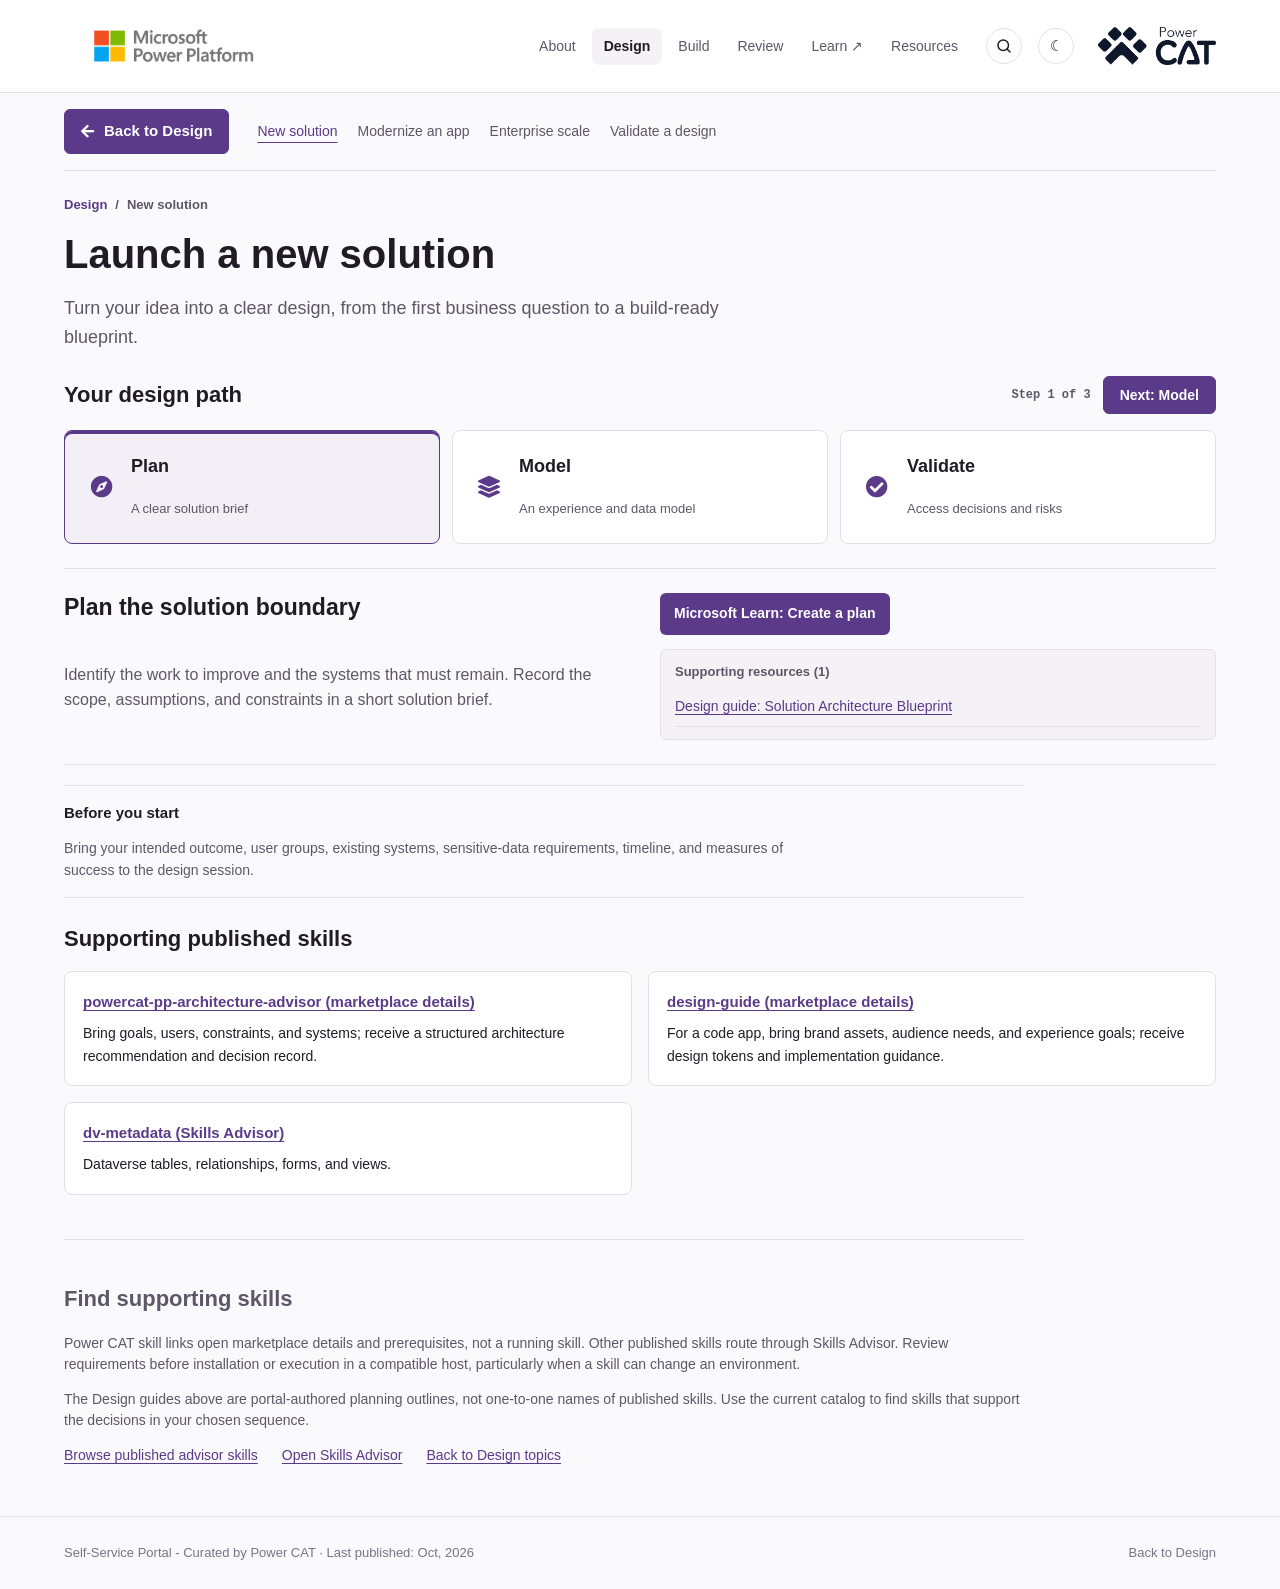
<file: ssp-design-guide.html>
<!DOCTYPE html>
<html lang="en" data-theme="light">
<head>
  <meta charset="UTF-8">
  <meta name="viewport" content="width=device-width, initial-scale=1.0">
  <title>Self-Service Portal - Design topics</title>
  <script>
    (() => {
      let saved;
      try { saved = localStorage.getItem('sspTheme'); } catch {}
      document.documentElement.dataset.theme = new URLSearchParams(location.search).get('scoutTheme') || saved || (matchMedia('(prefers-color-scheme: dark)').matches ? 'dark' : 'light');
    })();
  </script>
  <link rel="stylesheet" href="assets/css/ssp-design.css?v=20261007-feedback-removal">
  <link rel="stylesheet" href="assets/css/header-brand.css?v=20261001-search-icon">
  <link rel="stylesheet" href="assets/css/fontawesome-all.min.css">
  <script src="assets/js/ssp-search-entry.js?v=20261006-footer-actions" defer></script>
  <style>
    body{--design:var(--brand)}
    .topic-toolbar{display:flex;flex-wrap:wrap;align-items:center;gap:12px 28px;padding:16px 0;border-bottom:1px solid var(--border)}
    .back-to-design{display:inline-flex;align-items:center;justify-content:center;gap:10px;min-height:44px;padding:10px 16px;border:1px solid var(--brand);border-radius:6px;background:var(--brand);color:var(--surface);font-size:15px;font-weight:600;text-decoration:none;flex:none}
    .back-to-design:hover{background:var(--surface);color:var(--brand);text-decoration:none}
    .back-to-design:focus-visible{outline:2px solid var(--brand);outline-offset:3px}
    .topic-toolbar .topic-nav{padding:0;border:0}
    .topic-nav{display:flex;flex-wrap:wrap;gap:8px 20px;padding:20px 0;border-bottom:1px solid var(--border)}
    .topic-nav a{padding:6px 0;color:var(--muted);font-size:14px}
    .topic-nav a[aria-current="page"]{color:var(--design);text-decoration:underline;text-underline-offset:6px}
    .topic{padding:28px 0;max-width:960px;scroll-margin-top:90px}
    .topic h1{font-size:36px;line-height:1.2;letter-spacing:0;margin:12px 0 16px;overflow-wrap:anywhere}
    .topic .lead{max-width:760px;color:var(--muted);font-size:17px}
    .topic h2{font-size:22px;margin:24px 0 12px;letter-spacing:0}
    .topic h3{font-size:18px;margin:0 0 8px}
    .topic p{line-height:1.6}
    .topic-steps{list-style:none;padding:0;counter-reset:topic-step}
    .topic-steps>li{counter-increment:topic-step;position:relative;border-top:1px solid var(--border);padding:22px 0 22px 44px;scroll-margin-top:90px}
    .topic-steps>li::before{content:counter(topic-step,decimal-leading-zero);position:absolute;left:0;top:24px;font:600 13px var(--mono);color:var(--design)}
    .topic-links{display:flex;justify-content:flex-start;flex-wrap:wrap;gap:12px 24px;padding:0;list-style:none}
    .topic-steps .topic-links li,.topic-support .topic-links li{text-align:left}
    .topic-links a,.topic-support a{color:var(--design);text-decoration:underline;text-underline-offset:3px;overflow-wrap:anywhere}
    .topic-support{border-top:1px solid var(--border);padding:24px 0 36px;max-width:960px}
    .topic-support h2{font-size:22px}
    .topic[hidden]{display:none}
    .topic.enhanced{max-width:none;padding-top:24px;--topic-accent:var(--brand)}
    .topic.enhanced h1{font-size:40px;max-width:850px;margin-bottom:12px}
    .topic.enhanced .lead{font-size:18px;max-width:720px;margin-bottom:24px}
    .topic-path{display:grid;grid-template-columns:repeat(3,minmax(0,1fr));gap:12px;margin:16px 0 24px}
    .path-choice{display:grid;grid-template-columns:36px 1fr;gap:8px 12px;align-items:center;text-align:left;padding:18px;border:1px solid var(--border);border-radius:8px;background:var(--surface);color:var(--text);font:inherit;cursor:pointer;min-height:114px}
    .path-choice .path-icon{grid-row:1 / 3;display:grid;place-items:center;width:36px;height:36px;color:var(--topic-accent);font-size:22px}
    .path-choice strong{font-size:18px;line-height:1.3}
    .path-choice small{font-size:13px;color:var(--muted);line-height:1.4}
    .path-choice[aria-pressed="true"]{border-color:var(--topic-accent);background:color-mix(in srgb,var(--topic-accent) 8%,var(--surface));box-shadow:inset 0 3px var(--topic-accent)}
    .path-choice:hover{border-color:var(--topic-accent)}
    .path-choice:focus-visible,.path-next:focus-visible{outline:2px solid var(--topic-accent);outline-offset:3px}
    .topic.enhanced .topic-steps{margin:0;border-block:1px solid var(--border)}
    .topic.enhanced .topic-steps>li{padding:24px 0;border:0;display:grid;grid-template-columns:minmax(0,1fr) minmax(0,1fr);gap:0 40px}
    .topic.enhanced .topic-steps>li[hidden]{display:none}
    .topic.enhanced .topic-steps>li::before{content:none}
    .topic.enhanced .topic-steps h3{font-size:23px;line-height:1.3;margin:0 0 12px}
    .topic.enhanced .topic-steps p{grid-column:1;margin:0;color:var(--muted);max-width:620px}
    .topic-step-actions{grid-column:2;grid-row:1 / 3;display:flex;flex-direction:column;align-items:flex-start;gap:14px}
    .topic-step-actions .topic-links{display:flex;flex-direction:column;justify-content:flex-start;margin:0;gap:0;width:100%}
    .topic-step-actions .topic-links li{padding:9px 0;border-bottom:1px solid var(--border);font-size:14px;text-align:left}
    .topic-step-actions .topic-primary-resource li{padding:0;border:0}
    .topic-step-actions .topic-primary-resource a{display:inline-flex;align-items:center;min-height:42px;padding:9px 14px;border-radius:6px;background:var(--topic-accent);color:var(--surface);font-weight:700;text-decoration:none}
    .topic-supporting-resources{width:100%;border:1px solid var(--border);border-radius:6px;background:var(--surface-2);padding:12px 14px;color:var(--muted)}
    .topic-supporting-resources h4{margin:0;font-size:13px;font-weight:700;color:var(--muted)}
    .topic-supporting-resources .topic-links{margin-top:6px}
    .path-header{display:flex;flex-wrap:wrap;justify-content:space-between;align-items:center;gap:12px 24px;margin-top:24px}
    .topic .path-header h2{margin:0}
    .path-controls{display:flex;flex-wrap:wrap;align-items:center;gap:12px;margin:0}
    .path-position{font:600 12px var(--mono);color:var(--muted)}
    .path-next{border:1px solid var(--topic-accent);background:var(--topic-accent);color:var(--surface);font:600 14px var(--font);padding:10px 16px;border-radius:6px;cursor:pointer}
    .topic-preparation{border-block:1px solid var(--border);padding:16px 0;margin-top:20px;max-width:960px}
    .topic .topic-preparation h2{font-weight:600;font-size:15px;margin:0}
    .topic-preparation p{color:var(--muted);max-width:760px;font-size:14px;margin:12px 0 0}
    .topic.enhanced>.topic-links{display:grid;grid-template-columns:repeat(2,minmax(0,1fr));gap:16px}
    .topic.enhanced>.topic-links>li{padding:18px;background:var(--surface);border:1px solid var(--border);border-radius:8px;font-size:14px;line-height:1.6}
    .topic.enhanced>.topic-links a{display:block;font-size:15px;font-weight:600;margin-bottom:8px;text-align:left}
    .topic-support{font-size:14px;color:var(--muted)}
    @media(max-width:700px){.topic.enhanced h1{font-size:28px}.topic.enhanced .lead{font-size:16px;margin-bottom:20px}.topic-path{gap:8px}.path-choice{display:flex;flex-direction:column;align-items:flex-start;gap:8px;padding:12px 10px;min-height:132px}.path-choice strong{font-size:14px}.path-choice small{font-size:12px}.path-choice .path-icon{width:24px;height:24px;font-size:20px}.topic.enhanced .topic-steps>li{grid-template-columns:minmax(0,1fr);gap:16px;padding:20px 0}.topic.enhanced .topic-steps h3{font-size:21px;margin:0}.topic-step-actions{grid-column:1;grid-row:auto}.topic.enhanced>.topic-links{grid-template-columns:minmax(0,1fr)}}
    @media(max-width:700px){.topic h1{font-size:28px}.topic-nav{gap:8px 16px}.topic-links{flex-direction:column;gap:10px}.topic-steps>li{padding-left:34px}}
  </style>
</head>
<body>
  <header class="topbar"><div class="wrap row">
    <a class="logo" href="ssp-landing.html" aria-label="About Self-Service Portal"><img class="platform-logo" src="assets/img/ms-power-platform-logo-stacked-gray-rgb.png" alt="Microsoft Power Platform" width="220" height="92"></a>
    <nav class="main" id="siteNav" aria-label="Primary navigation"><a href="ssp-landing.html">About</a><a href="ssp-design.html" aria-current="page">Design</a><a href="ssp-build.html">Build</a><a href="ssp-review.html">Review</a><a href="https://microsoft.github.io/apps-agents-workshop/labs/" target="ssp-learn" rel="noopener">Learn</a></nav>
    <div class="spacer"></div>
    <button class="icon-btn menu-toggle" type="button" aria-label="Open navigation menu" aria-controls="siteNav" aria-expanded="false">&#9776;</button>
    <button class="icon-btn" id="themeBtn" type="button" aria-label="Toggle theme" title="Toggle theme">&#9790;</button>
    <picture class="powercat-logo header-powercat" title="Power CAT"><img class="logo-on-light" src="assets/img/power-cat-dark.png" alt="Power CAT" height="46"><img class="logo-on-dark" src="assets/img/power-cat-light.png" alt="" height="46"></picture>
  </div></header>
  <main class="wrap">
    <div class="topic-toolbar">
    <a class="back-to-design" href="ssp-design.html#outcomes-heading"><span class="fas fa-arrow-left" aria-hidden="true"></span>Back to Design</a>
    <nav class="topic-nav" aria-label="Design topics"><a href="#new">New solution</a><a href="#modernize">Modernize an app</a><a href="#govern">Enterprise scale</a><a href="#review">Validate a design</a></nav>
    </div>
    <article class="topic" id="new" aria-labelledby="new-heading">
      <nav class="breadcrumb" aria-label="Breadcrumb"><a href="ssp-design.html#outcomes-heading">Design</a><span aria-hidden="true">/</span><span>New solution</span></nav>
      <h1 id="new-heading" tabindex="-1">Launch a new solution</h1>
      <p class="lead">Turn your idea into a clear design, from the first business question to a build-ready blueprint.</p>
      <h2>Before you start</h2>
      <p>Bring your intended outcome, user groups, existing systems, sensitive-data requirements, timeline, and measures of success to the design session.</p>
      <h2>Supporting published skills</h2>
      <ul class="topic-links"><li><a data-skill-owner="power-cat" data-preview-summary="Use Power CAT's architecture advisor for discovery and architecture review of a composed Power Platform solution." href="https://microsoft.github.io/power-cat-skills/power-platform-migration-factory/skill.html?id=powercat-architecture-advisor__powercat-pp-architecture-advisor" target="_blank" rel="noopener">powercat-pp-architecture-advisor (marketplace details)</a>Bring goals, users, constraints, and systems; receive a structured architecture recommendation and decision record.</li><li><a data-skill-owner="power-cat" data-preview-summary="Generate a brand-aligned design guide before building a new Power Apps code app." href="https://microsoft.github.io/power-cat-skills/power-platform-migration-factory/skill.html?id=powercat-code-apps__design-guide" target="_blank" rel="noopener">design-guide (marketplace details)</a>For a code app, bring brand assets, audience needs, and experience goals; receive design tokens and implementation guidance.</li><li><a data-skill-owner="non-power-cat" data-canonical-source="https://github.com/microsoft/Dataverse-skills/blob/main/.github/plugins/dataverse/skills/dv-metadata/SKILL.md" data-preview-summary="Use this supporting skill for Dataverse tables, relationships, forms, and views." href="https://aka.ms/powerplatformskillsadvisor" target="_blank" rel="noopener">dv-metadata (Skills Advisor)</a>Dataverse tables, relationships, forms, and views.</li></ul>
      <h2>Suggested sequence</h2>
      <ol class="topic-steps">
        <li><h3>Plan the solution boundary</h3><p>Identify the work to improve and the systems that must remain. Record the scope, assumptions, and constraints in a short solution brief.</p><ul class="topic-links"><li><a href="https://learn.microsoft.com/power-apps/maker/plan-designer/create-plan" target="_blank" rel="noopener">Microsoft Learn: Create a plan</a></li><li><a href="ssp-design.html#skill-solution-architecture-blueprint">Design guide: Solution Architecture Blueprint</a></li></ul></li>
        <li><h3>Model the experience and data</h3><p>Match user tasks to an app experience. Define core entities, relationships, and ownership before selecting components. Keep a model and a record of the alternatives considered.</p><ul class="topic-links"><li><a href="ssp-design.html#skill-experience-pattern-selector">Design guide: Experience Pattern Selector</a></li><li><a href="ssp-design.html#skill-dataverse-data-model-designer">Design guide: Dataverse Data Model Designer</a></li><li><a href="https://learn.microsoft.com/power-apps/maker/data-platform/data-platform-intro" target="_blank" rel="noopener">Microsoft Learn: Dataverse overview</a></li></ul></li>
        <li><h3>Validate access and design risks</h3><p>Map roles to data and actions, then review the proposed architecture. Leave with an access matrix and a prioritized list of risks to resolve before delivery.</p><ul class="topic-links"><li><a href="ssp-design.html#skill-security-role-mapper">Design guide: Security Role Mapper</a></li><li><a href="https://learn.microsoft.com/power-platform/admin/security-roles-privileges" target="_blank" rel="noopener">Microsoft Learn: Security roles and privileges</a></li><li><a href="https://aka.ms/powa" target="_blank" rel="noopener">Assessment: Power Platform Well-Architected</a></li></ul></li>
      </ol>
    </article>
    <article class="topic" id="modernize" aria-labelledby="modernize-heading">
      <nav class="breadcrumb" aria-label="Breadcrumb"><a href="ssp-design.html#outcomes-heading">Design</a><span aria-hidden="true">/</span><span>Modernize an app</span></nav>
      <h1 id="modernize-heading" tabindex="-1">Modernize an existing app</h1>
      <p class="lead">Keep what works. Rethink what doesn't. Find a lower-risk path from today's app to your next design.</p>
      <h2>Before you start</h2>
      <p>Bring the current architecture, user pain points, performance evidence, dependencies, data volumes, release process, and support commitments to the design session.</p>
      <h2>Supporting published skills</h2>
      <ul class="topic-links"><li><a data-skill-owner="power-cat" data-preview-summary="Use Power CAT's architecture advisor to compare architecture choices before implementation changes." href="https://microsoft.github.io/power-cat-skills/power-platform-migration-factory/skill.html?id=powercat-architecture-advisor__powercat-pp-architecture-advisor" target="_blank" rel="noopener">powercat-pp-architecture-advisor (marketplace details)</a>Compare architecture choices before changing the implementation.</li></ul>
      <section class="topic-preparation" aria-labelledby="migration-tracks-heading">
      <h3 id="migration-tracks-heading">Choose a Migration Factory track</h3>
      <p>Complete the basic Self-Service Portal framing above first, then choose the track that matches the legacy source. Bring a sanitized source artifact and current dependencies; each track produces a target plan or implementation assets plus migration risks to validate.</p>
      <ul class="topic-links">
        <li><a data-skill-owner="power-cat" data-preview-summary="Migrate a Microsoft Access database into Dataverse with an optional model-driven app." href="https://microsoft.github.io/power-cat-skills/power-platform-migration-factory/skill.html?id=powercat-migration-factory__Access%20to%20Dataverse%20Migration" target="_blank" rel="noopener">Access to Dataverse (marketplace details)</a>Bring an .mdb or .accdb file; continue with a Dataverse solution and optional model-driven app path.</li>
        <li><a data-skill-owner="power-cat" data-preview-summary="Migrate an Airtable app into Microsoft platform targets." href="https://microsoft.github.io/power-cat-skills/power-platform-migration-factory/skill.html?id=powercat-migration-factory__Airtable%20to%20Power%20Platform%20Migration" target="_blank" rel="noopener">Airtable to Power Platform (marketplace details)</a>Bring the Airtable structure and automation context; continue with mapped Microsoft platform targets.</li>
        <li><a data-skill-owner="power-cat" data-preview-summary="Assess an InfoPath form and shape a Canvas App modernization plan." href="https://microsoft.github.io/power-cat-skills/power-platform-migration-factory/skill.html?id=powercat-migration-factory__infopath-to-canvas" target="_blank" rel="noopener">InfoPath to Canvas (marketplace details)</a>Bring the form, rules, views, submit behavior, and workflow dependencies; receive a Canvas App modernization plan and risks.</li>
        <li><a data-skill-owner="power-cat" data-preview-summary="Plan a SharePoint-backed Canvas App migration to Dataverse." href="https://microsoft.github.io/power-cat-skills/power-platform-migration-factory/skill.html?id=powercat-migration-factory__migrate-to-dataverse" target="_blank" rel="noopener">SharePoint to Dataverse (marketplace details)</a>Bring Canvas App YAML and list structures; receive Dataverse mappings and app, security, relationship, and ALM changes.</li>
      </ul>
      </section>
      <h2>Suggested sequence</h2>
      <ol class="topic-steps">
        <li><h3>Assess the current system</h3><p>Separate design limitations from implementation issues. Record a baseline and the constraints a replacement or incremental change must satisfy.</p><ul class="topic-links"><li><a href="https://learn.microsoft.com/power-platform/well-architected/" target="_blank" rel="noopener">Microsoft Learn: Well-Architected guidance</a></li><li><a href="ssp-design.html#skill-well-architected-design-check">Design guide: Well-Architected Design Check</a></li></ul></li>
        <li><h3>Compare target experiences and integration patterns</h3><p>Compare retaining, extending, or replacing the current experience. Document data ownership, latency, failure handling, and coexistence requirements alongside the chosen architecture.</p><ul class="topic-links"><li><a href="ssp-design.html#skill-experience-pattern-selector">Design guide: Experience Pattern Selector</a></li><li><a href="ssp-design.html#skill-integration-pattern-selector">Design guide: Integration Pattern Selector</a></li><li><a href="https://learn.microsoft.com/power-platform/architecture/" target="_blank" rel="noopener">Microsoft Learn: Architecture Center</a></li></ul></li>
        <li><h3>Plan a reversible transition</h3><p>Define solution boundaries, test environments, migration checks, rollout stages, and rollback criteria. Agree on ownership before changing the production system.</p><ul class="topic-links"><li><a href="ssp-design.html#skill-alm-topology-planner">Design guide: ALM Topology Planner</a></li><li><a href="https://learn.microsoft.com/power-platform/alm/overview-alm" target="_blank" rel="noopener">Microsoft Learn: Application lifecycle management</a></li></ul></li>
      </ol>
    </article>
    <article class="topic" id="govern" aria-labelledby="govern-heading">
      <nav class="breadcrumb" aria-label="Breadcrumb"><a href="ssp-design.html#outcomes-heading">Design</a><span aria-hidden="true">/</span><span>Enterprise scale</span></nav>
      <h1 id="govern-heading" tabindex="-1">Design for enterprise scale</h1>
      <p class="lead">Give more teams room to build through Managed Environments, centrally governed groups, intentional maker routing, secure access, and repeatable delivery.</p>
      <h2>Before you start</h2>
      <p>Bring details about tenant and compliance constraints, delivery teams, data classifications, the environment inventory, the support model, and release responsibilities to the design session.</p>
      <h2>Supporting published skills</h2>
      <ul class="topic-links"><li><a data-skill-owner="non-power-cat" data-canonical-source="https://github.com/microsoft/Dataverse-skills/blob/main/.github/plugins/dataverse/skills/dv-security/SKILL.md" data-preview-summary="Use this supporting skill for Dataverse roles, users, business units, and access." href="https://aka.ms/powerplatformskillsadvisor" target="_blank" rel="noopener">dv-security (Skills Advisor)</a>Dataverse roles, users, business units, and access.</li><li><a data-skill-owner="non-power-cat" data-canonical-source="https://github.com/microsoft/power-platform-skills/tree/main/plugins/power-pages/skills/plan-alm" data-preview-summary="Use this product-specific skill for Power Pages solution boundaries, pipelines, and deployment topology." href="https://aka.ms/powerplatformskillsadvisor" target="_blank" rel="noopener">plan-alm (Skills Advisor)</a>Solution boundaries, pipelines, and deployment topology for Power Pages.</li></ul>
      <h2>Suggested sequence</h2>
      <ol class="topic-steps">
        <li><h3>Baseline the estate and reduce default-environment dependence</h3><p>Inventory environments, makers, apps, flows, connectors, owners, and business criticality. Define the narrow role of the default environment, apply appropriate controls, and plan to migrate, quarantine, or retire assets that need stronger lifecycle management. Do not treat the default environment as the production target for departmental solutions.</p><ul class="topic-links"><li><a href="ssp-design.html#skill-environment-strategy-blueprint">Design guide: Environment Strategy Blueprint</a></li><li><a href="https://learn.microsoft.com/power-platform/guidance/adoption/manage-default-environment" target="_blank" rel="noopener">Microsoft Learn: Manage the default environment</a></li><li><a href="https://learn.microsoft.com/power-platform/guidance/adoption/environment-strategy" target="_blank" rel="noopener">Microsoft Learn: Environment strategy</a></li></ul></li>
        <li><h3>Group Managed Environments and publish inherited rules</h3><p>Organize managed environments by business unit, project, region, purpose, or risk. Define security, sharing, data retention, AI, and ALM rules at the group level. Published rules apply to every member environment and cannot be overridden locally; place legitimate exceptions in a separately governed group instead of weakening the standard.</p><ul class="topic-links"><li><a href="https://learn.microsoft.com/power-platform/admin/managed-environment-overview" target="_blank" rel="noopener">Microsoft Learn: Managed Environments</a></li><li><a href="https://learn.microsoft.com/power-platform/admin/environment-groups" target="_blank" rel="noopener">Microsoft Learn: Environment groups</a></li><li><a href="https://learn.microsoft.com/power-platform/admin/environment-groups-rules" target="_blank" rel="noopener">Microsoft Learn: Group rules and inheritance</a></li><li><a href="ssp-design.html#skill-security-role-mapper">Design guide: Security Role Mapper</a></li></ul></li>
        <li><h3>Route makers, promote solutions, and operate the model</h3><p>Use environment routing for eligible maker populations so they land in managed personal developer environments instead of the shared default environment. Define group assignment, licensing checks, support, monitoring, pipeline stages, approvals, and promotion into test and production. Record how ownership changes and exceptions are reviewed.</p><ul class="topic-links"><li><a href="https://learn.microsoft.com/power-platform/admin/default-environment-routing" target="_blank" rel="noopener">Microsoft Learn: Environment routing and personal developer environments</a></li><li><a href="ssp-design.html#skill-alm-topology-planner">Design guide: ALM Topology Planner</a></li><li><a href="https://learn.microsoft.com/power-platform/alm/pipelines" target="_blank" rel="noopener">Microsoft Learn: Pipelines in Power Platform</a></li><li><a href="ssp-search.html#governance">Resource collection: Governance</a></li></ul></li>
      </ol>
    </article>
    <article class="topic" id="review" aria-labelledby="review-heading">
      <nav class="breadcrumb" aria-label="Breadcrumb"><a href="ssp-design.html#outcomes-heading">Design</a><span aria-hidden="true">/</span><span>Validate a design</span></nav>
      <h1 id="review-heading" tabindex="-1">Validate a proposed design</h1>
      <p class="lead">Find the gaps before you commit. Turn design risks into clear decisions and next actions.</p>
      <h2>Before you start</h2>
      <p>Bring the proposed architecture, key decisions, user journeys, security model, service expectations, known risks, and any prototype or test evidence to the review.</p>
      <h2>Supporting published skills</h2>
      <ul class="topic-links"><li><a data-skill-owner="power-cat" data-preview-summary="Use Power CAT's architecture advisor for discovery and architecture review of a proposed solution." href="https://microsoft.github.io/power-cat-skills/power-platform-migration-factory/skill.html?id=powercat-architecture-advisor__powercat-pp-architecture-advisor" target="_blank" rel="noopener">powercat-pp-architecture-advisor (marketplace details)</a>Discovery and architecture review for a proposed solution.</li><li><a data-skill-owner="non-power-cat" data-canonical-source="https://github.com/microsoft/power-platform-skills/tree/main/plugins/power-pages/skills/security-review" data-preview-summary="Use this supporting skill for a security-focused assessment when a Power Pages site exists." href="https://aka.ms/powerplatformskillsadvisor" target="_blank" rel="noopener">security-review (Skills Advisor)</a>Security-focused assessment when a Power Pages site exists; not a substitute for reviewing an unbuilt design.</li></ul>
      <h2>Suggested sequence</h2>
      <ol class="topic-steps">
        <li><h3>Assess the design across quality areas</h3><p>Review reliability, security, operational excellence, performance efficiency, and experience optimization. Record gaps and their business impact.</p><ul class="topic-links"><li><a href="https://aka.ms/powa" target="_blank" rel="noopener">Assessment: Power Platform Well-Architected</a></li><li><a href="https://learn.microsoft.com/power-platform/well-architected/" target="_blank" rel="noopener">Microsoft Learn: Well-Architected guidance</a></li><li><a href="ssp-design.html#skill-well-architected-design-check">Design guide: Well-Architected Design Check</a></li></ul></li>
        <li><h3>Resolve the material design risks</h3><p>Route findings to the relevant architecture, data, or access decision. Capture alternatives, tradeoffs, and acceptance criteria rather than treating a checklist as approval.</p><ul class="topic-links"><li><a href="ssp-design.html#skill-solution-architecture-blueprint">Design guide: Solution Architecture Blueprint</a></li><li><a href="ssp-design.html#skill-dataverse-data-model-designer">Design guide: Dataverse Data Model Designer</a></li><li><a href="ssp-design.html#skill-security-role-mapper">Design guide: Security Role Mapper</a></li></ul></li>
        <li><h3>Agree on evidence and next actions</h3><p>Assign an owner to each remaining risk and define what must be demonstrated before release. When an implementation exists, use the Review pillar's tools or request a deeper review.</p><ul class="topic-links"><li><a href="ssp-review.html">Review tools and deep-review options</a></li><li><a href="ssp-search.html#architecture-guidance">Resource collection: Architecture guidance</a></li></ul></li>
      </ol>
    </article>
    <section class="topic-support" aria-labelledby="skills-heading">
      <h2 id="skills-heading">Find supporting skills</h2>
      <p>Power CAT skill links open marketplace details and prerequisites, not a running skill. Other published skills route through Skills Advisor. Review requirements before installation or execution in a compatible host, particularly when a skill can change an environment.</p>
      <p>The Design guides above are portal-authored planning outlines, not one-to-one names of published skills. Use the current catalog to find skills that support the decisions in your chosen sequence.</p>
      <ul class="topic-links"><li><a href="ssp-search.html#skills">Browse published advisor skills</a></li><li><a href="https://aka.ms/powerplatformskillsadvisor" target="_blank" rel="noopener">Open Skills Advisor</a></li><li><a href="ssp-design.html#outcomes-heading">Back to Design topics</a></li></ul>
    </section>
  </main>
  <footer><div class="wrap row"><span>Self-Service Portal - Curated by Power CAT &middot; Last published: <time datetime="2026-10">Oct, 2026</time></span><a href="ssp-design.html">Back to Design</a></div></footer>
  <script>
    (() => {
      const topics = Array.from(document.querySelectorAll('.topic'));
      const links = Array.from(document.querySelectorAll('.topic-nav a'));
      const stepSelectors = new Map();
      const returnParam = new URLSearchParams(location.search).get('return');
      let safeReturnTarget = null;
      if (returnParam) {
        try {
          const parsedReturn = new URL(returnParam, location.origin);
          const isSameOrigin = parsedReturn.origin === location.origin;
          const isDesignPage = /(?:^|\/)ssp-design\.html$/.test(parsedReturn.pathname);
          if (isSameOrigin && isDesignPage) {
            safeReturnTarget = 'ssp-design.html';
          }
        } catch {}
      }
      if (safeReturnTarget) {
        document.querySelectorAll('.back-to-design, .breadcrumb a, .topic-support a[href^="ssp-design.html"], footer a[href^="ssp-design.html"]').forEach(link => {
          link.href = safeReturnTarget;
        });
      }
      const paths = {
        new: [['Plan', 'A clear solution brief', 'fa-compass'], ['Model', 'An experience and data model', 'fa-layer-group'], ['Validate', 'Access decisions and risks', 'fa-check-circle']],
        modernize: [['Assess', 'Know what needs to change', 'fa-search'], ['Compare', 'Choose your target design', 'fa-layer-group'], ['Transition', 'Plan a reversible rollout', 'fa-route']],
        govern: [['Baseline', 'Estate and default environment', 'fa-sitemap'], ['Govern', 'Managed groups and inherited rules', 'fa-shield-alt'], ['Route', 'Personal development and promotion', 'fa-route']],
        review: [['Assess', 'Surface the quality gaps', 'fa-search'], ['Resolve', 'Decide on the tradeoffs', 'fa-balance-scale'], ['Agree', 'Owners and next actions', 'fa-check-circle']]
      };
      topics.forEach(topic => {
        const headings = topic.querySelectorAll(':scope > h2');
        const preparation = document.createElement('section');
        preparation.className = 'topic-preparation';
        const preparationHeading = document.createElement('h2');
        preparationHeading.textContent = 'Before you start';
        preparationHeading.id = topic.id + '-preparation';
        preparation.setAttribute('aria-labelledby', preparationHeading.id);
        const preparationText = headings[0].nextElementSibling;
        preparation.append(preparationHeading, preparationText);
        headings[0].remove();
        const skillsHeading = headings[1];
        const skills = skillsHeading.nextElementSibling;
        const sequence = topic.querySelector('.topic-steps');
        const steps = Array.from(sequence.children);
        steps.forEach(step => {
          const resources = step.querySelector(':scope > .topic-links');
          if (!resources) return;
          const items = Array.from(resources.children);
          resources.classList.add('topic-primary-resource');
          const actionPanel = document.createElement('div');
          actionPanel.className = 'topic-step-actions';
          actionPanel.appendChild(resources);
          if (items.length > 1) {
            const supporting = document.createElement('section');
            supporting.className = 'topic-supporting-resources';
            const heading = document.createElement('h4');
            heading.textContent = `Supporting resources (${items.length - 1})`;
            const list = document.createElement('ul');
            list.className = 'topic-links';
            items.slice(1).forEach(item => list.appendChild(item));
            supporting.append(heading, list);
            actionPanel.appendChild(supporting);
          }
          step.appendChild(actionPanel);
        });
        headings[2].textContent = 'Your design path';
        const path = document.createElement('div');
        path.className = 'topic-path';
        path.setAttribute('role', 'group');
        path.setAttribute('aria-label', 'Choose a design step');
        const controls = document.createElement('div');
        controls.className = 'path-controls';
        const position = document.createElement('span');
        position.className = 'path-position';
        position.setAttribute('role', 'status');
        const next = document.createElement('button');
        next.className = 'path-next';
        next.type = 'button';
        let activeStep = 0;
        function selectStep(index, focus, remember) {
          activeStep = index;
          steps.forEach((step, stepIndex) => { step.hidden = stepIndex !== index; });
          Array.from(path.children).forEach((button, buttonIndex) => button.setAttribute('aria-pressed', String(buttonIndex === index)));
          position.textContent = `Step ${index + 1} of ${steps.length}`;
          next.textContent = index === steps.length - 1 ? 'View supporting skills' : 'Next: ' + paths[topic.id][index + 1][0];
          if (remember) history.replaceState({ designTopic: topic.id, designStep: index + 1 }, '', location.pathname + location.search + '#' + steps[index].id);
          if (focus) steps[index].querySelector('h3').focus({ preventScroll: true });
        }
        paths[topic.id].forEach(([label, outcome, iconName], index) => {
          const button = document.createElement('button');
          button.type = 'button';
          button.className = 'path-choice';
          const icon = document.createElement('span');
          icon.className = 'path-icon fas ' + iconName;
          icon.setAttribute('aria-hidden', 'true');
          const title = document.createElement('strong');
          title.textContent = label;
          const detail = document.createElement('small');
          detail.textContent = outcome;
          button.append(icon, title, detail);
          steps[index].id = topic.id + '-step-' + (index + 1);
          steps[index].querySelector('h3').tabIndex = -1;
          button.setAttribute('aria-controls', steps[index].id);
          steps[index].querySelectorAll('a[href^="ssp-design.html#skill-"]').forEach(link => {
            const destination = new URL(link.href, location.href);
            link.href = 'ssp-design.html?return=' + encodeURIComponent('ssp-design-guide.html#' + steps[index].id) + destination.hash;
          });
          button.addEventListener('click', () => selectStep(index, false, true));
          path.append(button);
        });
        next.addEventListener('click', () => {
          if (activeStep < steps.length - 1) {
            selectStep(activeStep + 1, true, true);
            return;
          }
          skillsHeading.tabIndex = -1;
          skillsHeading.scrollIntoView({ block: 'start' });
          skillsHeading.focus({ preventScroll: true });
        });
        controls.append(position, next);
        const pathHeader = document.createElement('div');
        pathHeader.className = 'path-header';
        headings[2].before(pathHeader);
        pathHeader.append(headings[2], controls);
        sequence.before(path);
        sequence.after(preparation, skillsHeading, skills);
        topic.classList.add('enhanced');
        stepSelectors.set(topic.id, selectStep);
        selectStep(0, false, false);
      });
      function showTopic(focus) {
        const targetId = location.hash.slice(1);
        const selected = topics.find(topic => topic.id === targetId || topic.querySelector('[id="' + CSS.escape(targetId) + '"]')) || topics[0];
        topics.forEach(topic => { topic.hidden = topic !== selected; });
        const target = document.getElementById(targetId);
        const stepIndex = Array.from(selected.querySelectorAll('.topic-steps > li')).findIndex(step => step === target || step.contains(target));
        if (stepIndex >= 0) {
          stepSelectors.get(selected.id)(stepIndex, false, false);
          target.scrollIntoView({ block: 'start' });
        }
        links.forEach(link => {
          if (link.hash === '#' + selected.id) link.setAttribute('aria-current', 'page');
          else link.removeAttribute('aria-current');
        });
        document.title = 'Self-Service Portal - ' + selected.querySelector('h1').textContent;
        if (focus) {
          const heading = stepIndex >= 0 ? selected.querySelectorAll('.topic-steps > li')[stepIndex].querySelector('h3') : selected.querySelector('h1');
          heading.focus({ preventScroll: true });
        }
      }
      window.addEventListener('hashchange', () => showTopic(true));
      showTopic(false);
      const themeButton = document.getElementById('themeBtn');
      function syncTheme() {
        const dark = document.documentElement.dataset.theme === 'dark';
        themeButton.textContent = dark ? '\u2600' : '\u263E';
        themeButton.setAttribute('aria-label', dark ? 'Switch to light theme' : 'Switch to dark theme');
        themeButton.title = themeButton.getAttribute('aria-label');
      }
      themeButton.addEventListener('click', () => {
        document.documentElement.dataset.theme = document.documentElement.dataset.theme === 'dark' ? 'light' : 'dark';
        try { localStorage.setItem('sspTheme', document.documentElement.dataset.theme); } catch {}
        syncTheme();
      });
      syncTheme();
      const menuButton = document.querySelector('.menu-toggle');
      function setMenu(open) {
        document.getElementById('siteNav').classList.toggle('is-open', open);
        menuButton.setAttribute('aria-expanded', String(open));
        menuButton.setAttribute('aria-label', open ? 'Close navigation menu' : 'Open navigation menu');
        menuButton.textContent = open ? '\u00D7' : '\u2630';
      }
      menuButton.addEventListener('click', () => setMenu(menuButton.getAttribute('aria-expanded') !== 'true'));
      document.addEventListener('keydown', event => { if (event.key === 'Escape') setMenu(false); });
    })();
  </script>
</body>
</html>
</file>
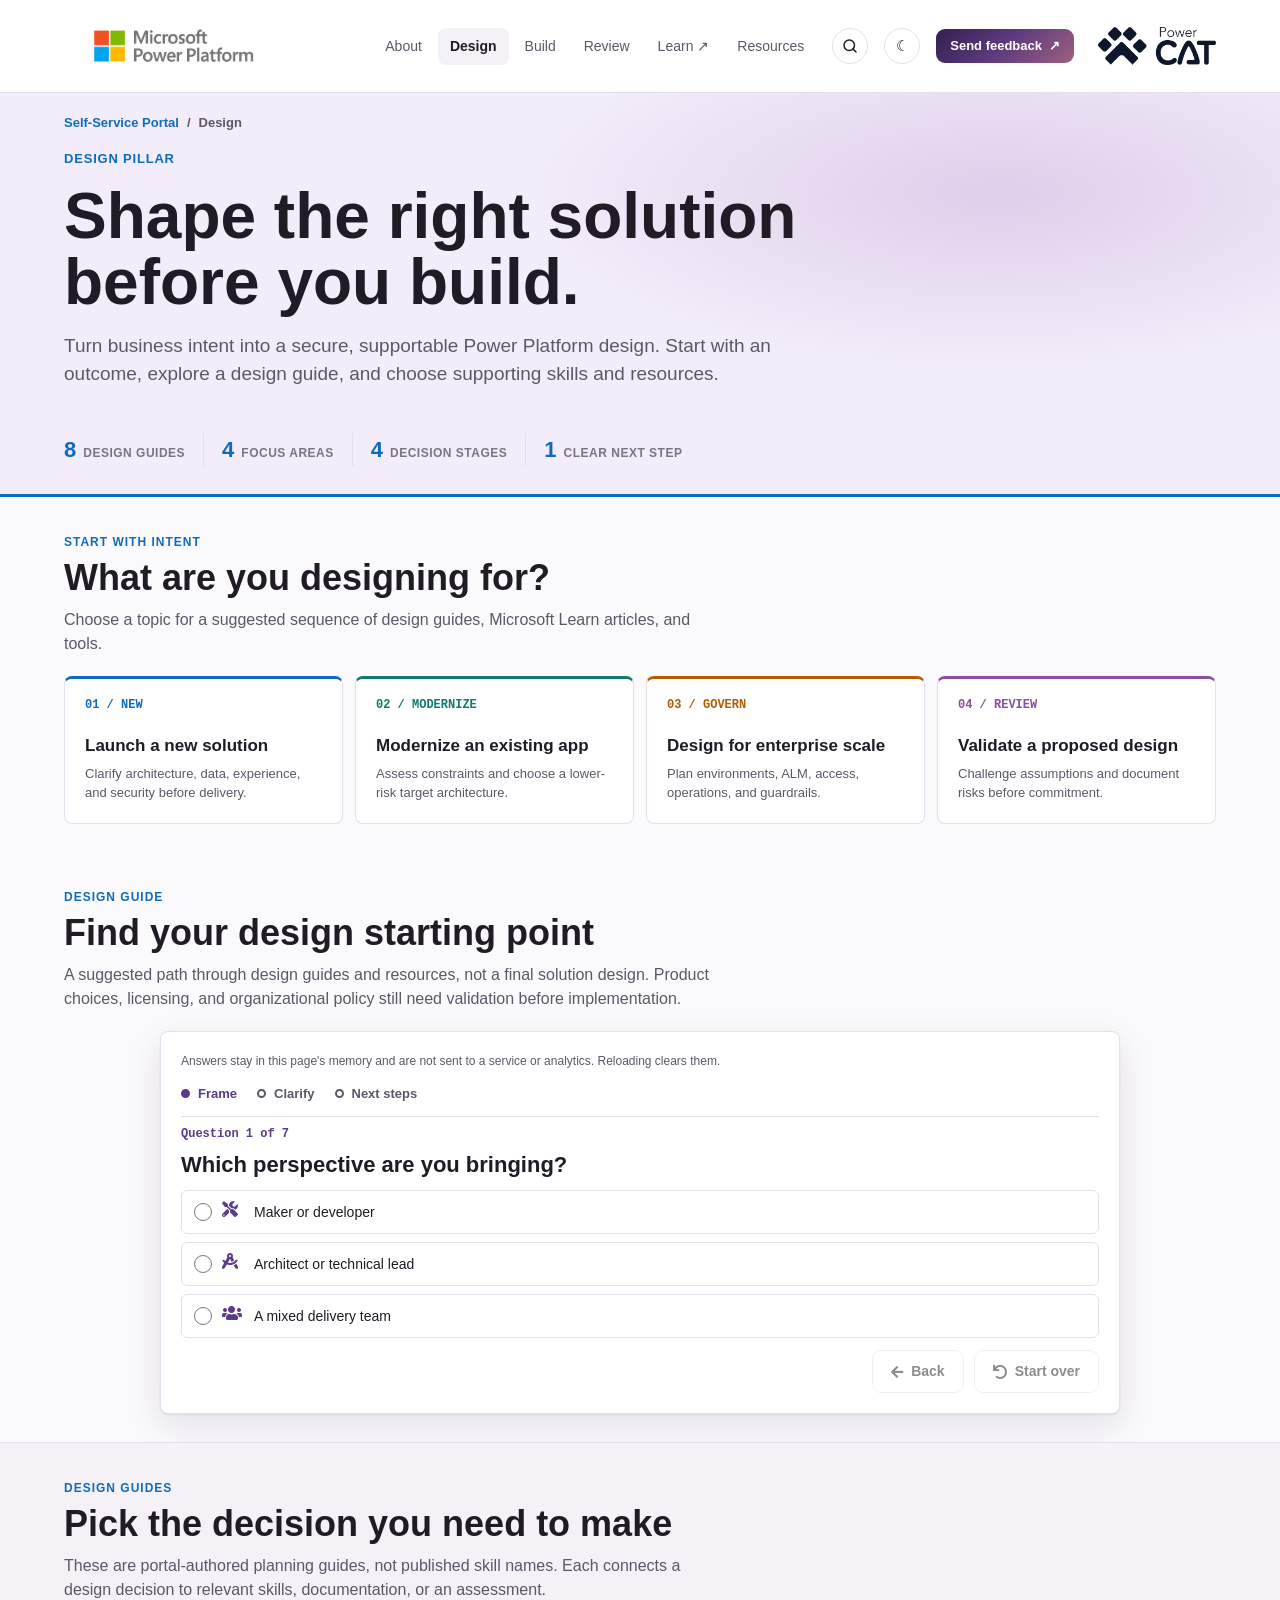
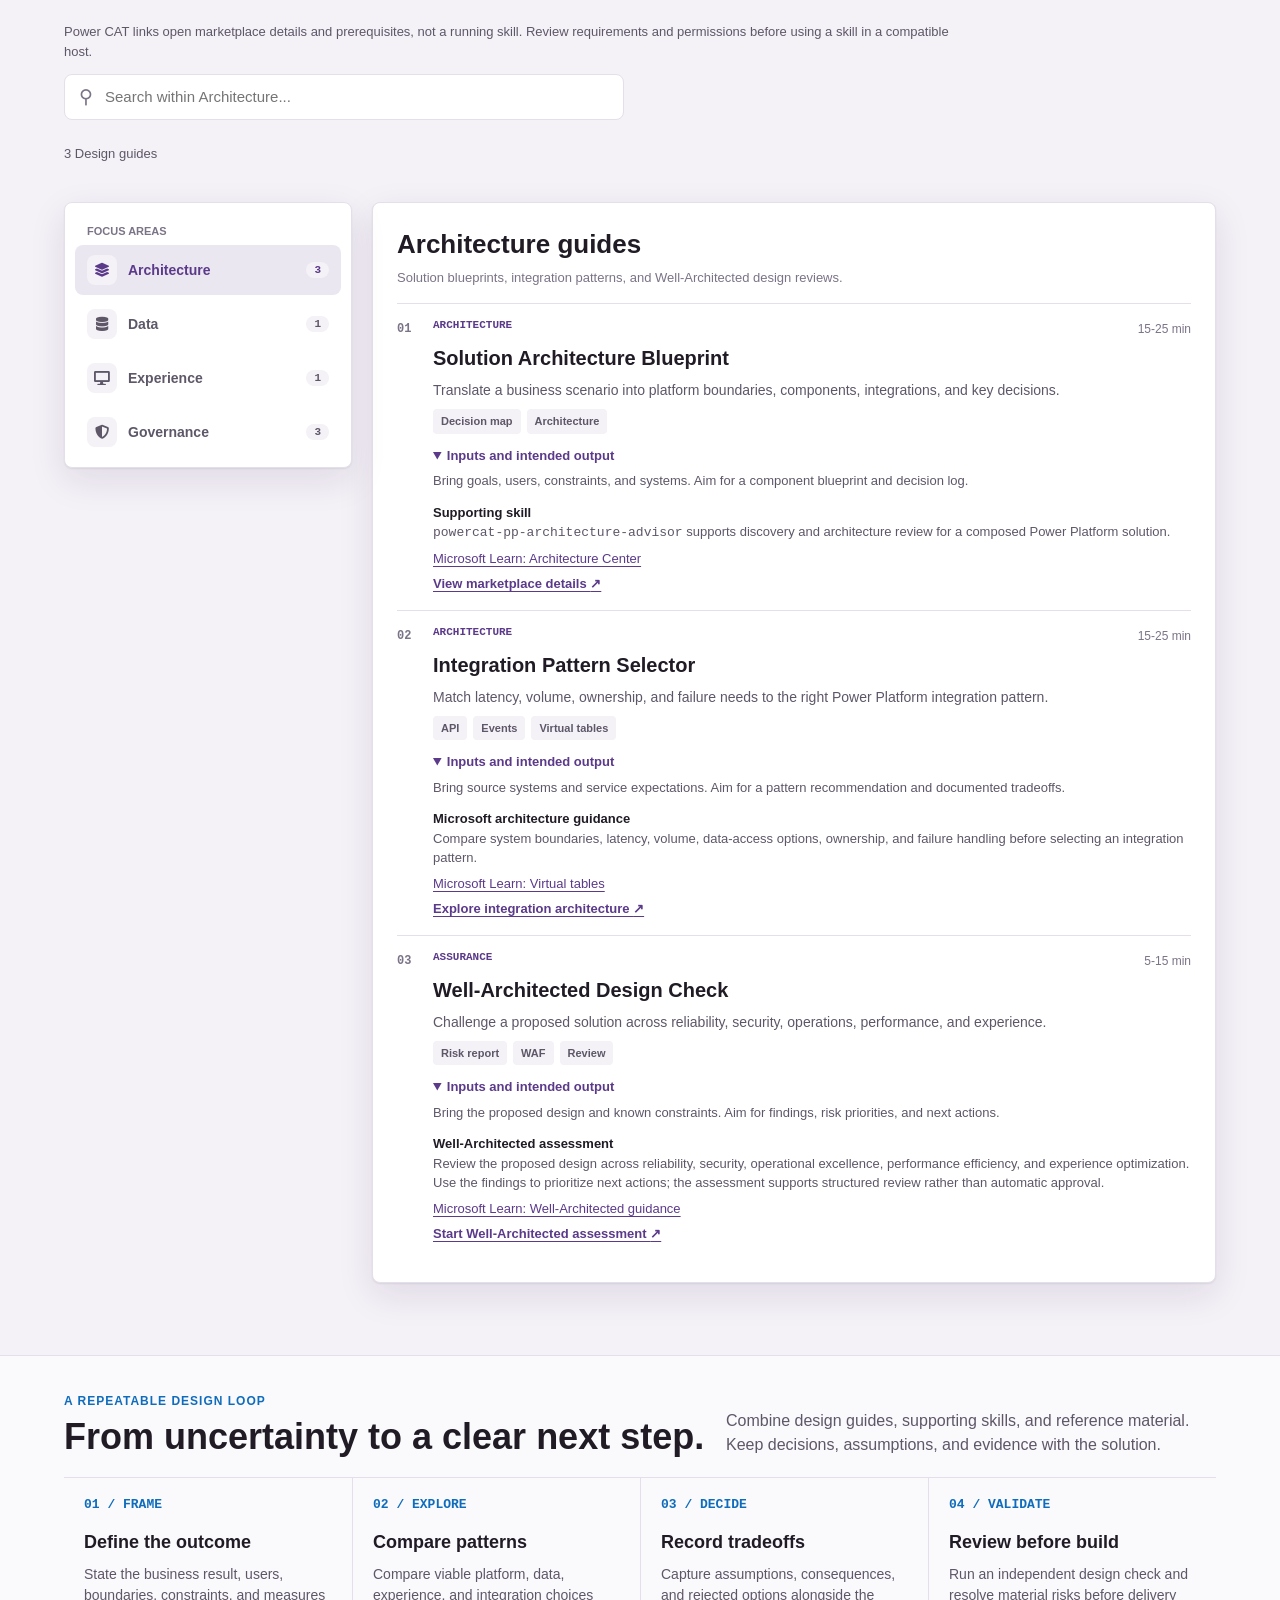
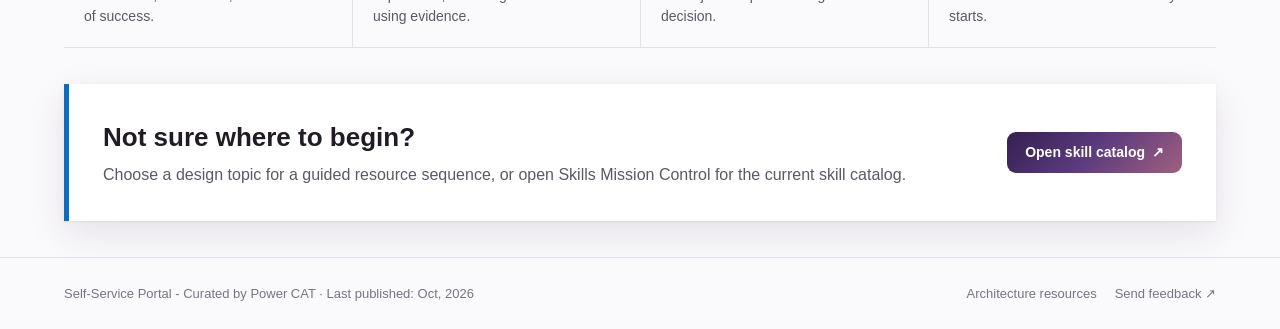
<file: ssp-design.html>
<!DOCTYPE html>
<html lang="en" data-theme="light">
<head>
<meta charset="UTF-8">
<meta name="viewport" content="width=device-width, initial-scale=1.0">
<title>Self-Service Portal - Design Pillar</title>
<script>
  (() => {
    const param = new URLSearchParams(window.location.search).get("scoutTheme");
    let saved = null;
    try { saved = localStorage.getItem("sspTheme"); } catch (error) {}
    const theme = param || saved || (window.matchMedia("(prefers-color-scheme: dark)").matches ? "dark" : "light");
    document.documentElement.setAttribute("data-theme", theme);
    try { localStorage.setItem("sspTheme", theme); } catch (error) {}
  })();
</script>
<link rel="stylesheet" href="assets/css/ssp-design.css?v=20261007-feedback-removal">
<link rel="stylesheet" href="assets/css/fontawesome-all.min.css">
<script src="assets/js/ssp-search-entry.js?v=20261006-footer-actions" defer></script>
<link rel="stylesheet" href="assets/css/header-brand.css?v=20261001-search-icon">
</head>
<body class="pillar-design">
<header class="topbar">
  <div class="wrap row">
    <a class="logo" href="ssp-landing.html" aria-label="About Self-Service Portal">
      <img class="platform-logo" src="assets/img/ms-power-platform-logo-stacked-gray-rgb.png" alt="Microsoft Power Platform" width="220" height="92">
    </a>
    <nav class="main" id="siteNav" aria-label="Primary navigation">
      <a href="ssp-landing.html">About</a>
      <a href="ssp-design.html" aria-current="page">Design</a>
      <a href="ssp-build.html">Build</a>
      <a href="ssp-review.html">Review</a>
      <a href="https://microsoft.github.io/apps-agents-workshop/labs/" target="ssp-learn" rel="noopener">Learn</a>
      <a class="btn sm nav-feedback header-feedback" href="https://forms.cloud.microsoft/Pages/ResponsePage.aspx?id=v4j5cvGGr0GRqy180BHbR6OE0-90qhlFrJ2NRTnSVt5URE5RRU9UVFgwMUZVVzk1UkZBQVBWMTlTMi4u" target="_blank" rel="noopener">Send feedback <span aria-hidden="true">&nearr;</span></a>
    </nav>
    <div class="spacer"></div>
    <button class="icon-btn menu-toggle" type="button" aria-label="Open navigation menu" aria-controls="siteNav" aria-expanded="false">&#9776;</button>
    <button class="icon-btn" type="button" aria-label="Toggle theme" title="Toggle theme" id="themeBtn">&#9790;</button>
    <a class="btn sm desktop-feedback header-feedback" href="https://forms.cloud.microsoft/Pages/ResponsePage.aspx?id=v4j5cvGGr0GRqy180BHbR6OE0-90qhlFrJ2NRTnSVt5URE5RRU9UVFgwMUZVVzk1UkZBQVBWMTlTMi4u" target="_blank" rel="noopener">Send feedback <span aria-hidden="true">&nearr;</span></a>
    <picture class="powercat-logo header-powercat" title="Power CAT">
      <img class="logo-on-light" src="assets/img/power-cat-dark.png" alt="Power CAT" height="46">
      <img class="logo-on-dark" src="assets/img/power-cat-light.png" alt="" height="46">
    </picture>
  </div>
</header>

<main>
  <section class="design-hero">
    <div class="wrap hero-inner">
      <nav class="breadcrumb" aria-label="Breadcrumb"><a href="ssp-landing.html">Self-Service Portal</a><span aria-hidden="true">/</span><span>Design</span></nav>
      <span class="pillar-label">Design pillar</span>
      <h1>Shape the right solution before you build.</h1>
      <p class="lead">Turn business intent into a secure, supportable Power Platform design. Start with an outcome, explore a design guide, and choose supporting skills and resources.</p>
      <div class="hero-proof" aria-label="Design pillar highlights">
        <div class="proof"><strong>8</strong><span>Design guides</span></div>
        <div class="proof"><strong>4</strong><span>Focus areas</span></div>
        <div class="proof"><strong>4</strong><span>Decision stages</span></div>
        <div class="proof"><strong>1</strong><span>Clear next step</span></div>
      </div>
    </div>
  </section>

  <section aria-labelledby="outcomes-heading">
    <div class="wrap">
      <div class="section-head">
        <div><div class="kicker">Start with intent</div><h2 id="outcomes-heading">What are you designing for?</h2></div>
        <p>Choose a topic for a suggested sequence of design guides, Microsoft Learn articles, and tools.</p>
      </div>
      <div class="outcomes" role="group" aria-label="Design topics">
        <a class="outcome" style="--tone:var(--design)" href="ssp-design-guide.html?return=ssp-design.html%23outcomes-heading#new"><span class="outcome-code">01 / NEW</span><strong>Launch a new solution</strong><span>Clarify architecture, data, experience, and security before delivery.</span></a>
        <a class="outcome" style="--tone:var(--teal)" href="ssp-design-guide.html?return=ssp-design.html%23outcomes-heading#modernize"><span class="outcome-code">02 / MODERNIZE</span><strong>Modernize an existing app</strong><span>Assess constraints and choose a lower-risk target architecture.</span></a>
        <a class="outcome" style="--tone:var(--amber)" href="ssp-design-guide.html?return=ssp-design.html%23outcomes-heading#govern"><span class="outcome-code">03 / GOVERN</span><strong>Design for enterprise scale</strong><span>Plan environments, ALM, access, operations, and guardrails.</span></a>
        <a class="outcome" style="--tone:var(--brand-2)" href="ssp-design-guide.html?return=ssp-design.html%23outcomes-heading#review"><span class="outcome-code">04 / REVIEW</span><strong>Validate a proposed design</strong><span>Challenge assumptions and document risks before commitment.</span></a>
      </div>
    </div>
  </section>

  <section id="design-advisor" aria-labelledby="advisor-heading">
    <div class="wrap">
      <div class="section-head">
        <div><div class="kicker">Design guide</div><h2 id="advisor-heading">Find your design starting point</h2></div>
        <p>A suggested path through design guides and resources, not a final solution design. Product choices, licensing, and organizational policy still need validation before implementation.</p>
      </div>
      <div class="advisor-shell local-advisor">
        <div class="advisor-main">
          <p class="advisor-privacy">Answers stay in this page's memory and are not sent to a service or analytics. Reloading clears them.</p>
          <noscript><p>Enable JavaScript to use the interactive guide, or browse the <a href="#skills">Design guides</a>.</p></noscript>
          <div id="advisorApp" hidden>
            <ol class="advisor-stages" aria-label="Design guide stages">
              <li class="active" aria-current="step"><span class="stage-dot" aria-hidden="true"></span>Frame</li>
              <li><span class="stage-dot" aria-hidden="true"></span>Clarify</li>
              <li><span class="stage-dot" aria-hidden="true"></span>Next steps</li>
            </ol>
            <p id="advisorProgress" class="advisor-progress" role="status" aria-live="polite"></p>
            <form id="advisorForm">
              <fieldset><legend id="advisorQuestion" tabindex="-1"></legend><div id="advisorOptions" class="advisor-options"></div></fieldset>
              <div class="advisor-controls">
                <button class="btn ghost" id="advisorBack" type="button"><span class="fas fa-arrow-left" aria-hidden="true"></span> Back</button>
                <button class="btn ghost" id="advisorReset" type="button"><span class="fas fa-undo" aria-hidden="true"></span> Start over</button>
                <button class="btn" id="advisorNext" type="submit">Continue <span class="fas fa-arrow-right" aria-hidden="true"></span></button>
              </div>
            </form>
            <section id="advisorResult" class="advisor-result" aria-labelledby="advisorResultTitle" hidden>
              <h3 id="advisorResultTitle" tabindex="-1"></h3>
              <div id="advisorResultBody"></div>
              <div class="advisor-controls">
                <button class="btn ghost" id="advisorEdit" type="button"><span class="fas fa-arrow-left" aria-hidden="true"></span> Back</button>
                <button class="btn ghost" id="advisorRestart" type="button"><span class="fas fa-undo" aria-hidden="true"></span> Start over</button>
                <button class="btn ghost" id="advisorDownload" type="button"><span class="fas fa-download" aria-hidden="true"></span> Download Markdown</button>
                <button class="btn" id="advisorPdf" type="button" title="Open the print dialog to save this brief as a PDF"><span class="fas fa-file-pdf" aria-hidden="true"></span> Save as PDF</button>
              </div>
            </section>
          </div>
        </div>
      </div>
    </div>
  </section>

  <section class="skills-section" id="skills" aria-labelledby="skills-heading">
    <div class="wrap">
      <div class="section-head">
        <div><div class="kicker">Design guides</div><h2 id="skills-heading">Pick the decision you need to make</h2></div>
        <p>These are portal-authored planning guides, not published skill names. Each connects a design decision to relevant skills, documentation, or an assessment.</p>
      </div>
      <p class="guide-note">Power CAT links open marketplace details and prerequisites, not a running skill. Review requirements and permissions before using a skill in a compatible host.</p>
      <div class="skill-tools">
        <label class="skill-search"><span aria-hidden="true">&#9906;</span><span class="sr-only">Search within Architecture</span><input id="skillSearch" type="search" placeholder="Search within Architecture..." autocomplete="off"></label>
      </div>
      <div class="results-line"><span id="resultCount" role="status" aria-live="polite">3 Design guides</span></div>
      <div class="guide-layout">
        <aside class="guide-rail" aria-label="Design focus areas">
          <h3>Focus areas</h3>
          <div class="filters" role="group" aria-label="Filter by focus area">
            <button class="filter" data-category="architecture" aria-pressed="true"><span class="fas fa-layer-group" aria-hidden="true"></span><span>Architecture</span><span class="guide-count">3</span></button>
            <button class="filter" data-category="data" aria-pressed="false"><span class="fas fa-database" aria-hidden="true"></span><span>Data</span><span class="guide-count">1</span></button>
            <button class="filter" data-category="experience" aria-pressed="false"><span class="fas fa-desktop" aria-hidden="true"></span><span>Experience</span><span class="guide-count">1</span></button>
            <button class="filter" data-category="governance" aria-pressed="false"><span class="fas fa-shield-alt" aria-hidden="true"></span><span>Governance</span><span class="guide-count">3</span></button>
          </div>
        </aside>
        <div class="guide-panel" role="region" aria-labelledby="guide-panel-heading">
          <header class="guide-panel-head"><h2 id="guide-panel-heading">Architecture guides</h2><p id="guide-panel-description">Solution blueprints, integration patterns, and Well-Architected design reviews.</p></header>
      <div class="skills-grid" id="skillGrid">
        <article class="skill-card" data-category="architecture" data-outcomes="new modernize review" style="--accent:var(--design)">
          <div class="skill-accent"></div><div class="skill-main"><div class="skill-meta"><span class="skill-kind">Architecture</span><span class="skill-time">15-25 min</span></div><h3>Solution Architecture Blueprint</h3><p>Translate a business scenario into platform boundaries, components, integrations, and key decisions.</p><div class="tags"><span class="tag">Decision map</span><span class="tag">Architecture</span></div></div>
          <details open><summary>Inputs and intended output</summary><p>Bring goals, users, constraints, and systems. Aim for a component blueprint and decision log.</p></details>
          <div class="guide-resources"><p><strong>Supporting skill</strong><br><code>powercat-pp-architecture-advisor</code> supports discovery and architecture review for a composed Power Platform solution.</p><a href="https://learn.microsoft.com/power-platform/architecture/" target="_blank" rel="noopener">Microsoft Learn: Architecture Center</a></div>
          <div class="skill-actions"><a class="btn" data-skill-owner="power-cat" data-preview-title="Power CAT architecture advisor" data-preview-summary="Use Power CAT's architecture advisor for guided discovery and review of a composed Power Platform solution." href="https://microsoft.github.io/power-cat-skills/power-platform-migration-factory/skill.html?id=powercat-architecture-advisor__powercat-pp-architecture-advisor" target="_blank" rel="noopener">View marketplace details <span aria-hidden="true">&nearr;</span></a></div>
        </article>
        <article class="skill-card" data-category="governance" data-outcomes="new govern review" style="--accent:var(--amber)">
          <div class="skill-accent"></div><div class="skill-main"><div class="skill-meta"><span class="skill-kind">Governance</span><span class="skill-time">30-45 min</span></div><h3>Environment Strategy Blueprint</h3><p>Plan Managed Environments, environment groups and inherited rules, maker routing, personal developer environments, and a deliberate reduction of default-environment use.</p><div class="tags"><span class="tag">Managed Environments</span><span class="tag">Routing</span><span class="tag">Group rules</span></div></div>
          <details open><summary>Inputs and intended output</summary><p>Bring the environment inventory, maker populations, business-unit and region boundaries, licensing constraints, current default-environment assets, data policies, and delivery model. Aim for a target topology, group-and-rule matrix, routing scope, exception path, default-environment reduction plan, and named owners.</p></details>
          <div class="guide-resources"><p><strong>Documentation-led guide</strong><br>Use Managed Environments as the governance foundation. Group environments by purpose, business unit, project, or region; published group rules are inherited and cannot be overridden per environment. Use a separate group when a legitimate exception needs different rules. Route eligible makers to managed personal developer environments, and inventory, govern, migrate, quarantine, or retire default-environment assets according to business need. Confirm Managed Environments licensing before rollout.</p><ul><li><a href="https://learn.microsoft.com/power-platform/admin/managed-environment-overview" target="_blank" rel="noopener">Microsoft Learn: Managed Environments</a></li><li><a href="https://learn.microsoft.com/power-platform/admin/environment-groups" target="_blank" rel="noopener">Microsoft Learn: Environment groups</a></li><li><a href="https://learn.microsoft.com/power-platform/admin/environment-groups-rules" target="_blank" rel="noopener">Microsoft Learn: Group rules and inheritance</a></li><li><a href="https://learn.microsoft.com/power-platform/admin/default-environment-routing" target="_blank" rel="noopener">Microsoft Learn: Environment routing and personal developer environments</a></li><li><a href="https://learn.microsoft.com/power-platform/guidance/adoption/manage-default-environment" target="_blank" rel="noopener">Microsoft Learn: Manage and reduce default-environment use</a></li></ul></div>
          <div class="skill-actions"><a class="btn" href="https://learn.microsoft.com/power-platform/guidance/adoption/environment-strategy" target="_blank" rel="noopener">Read environment strategy <span aria-hidden="true">&nearr;</span></a></div>
        </article>
        <article class="skill-card" data-category="data" data-outcomes="new modernize review" style="--accent:var(--teal)">
          <div class="skill-accent"></div><div class="skill-main"><div class="skill-meta"><span class="skill-kind">Data</span><span class="skill-time">15-20 min</span></div><h3>Dataverse Data Model Designer</h3><p>Turn business concepts into tables, relationships, ownership choices, and a maintainable data model.</p><div class="tags"><span class="tag">ERD</span><span class="tag">Dataverse</span><span class="tag">Ownership</span></div></div>
          <details open><summary>Inputs and intended output</summary><p>Bring entities, rules, and reporting needs. Aim for a logical model and implementation notes.</p></details>
          <div class="guide-resources"><p><strong>Supporting skill</strong><br><code>dv-metadata</code> covers Dataverse tables, columns, relationships, forms, and views. Review environment permissions before applying changes.</p><a href="https://learn.microsoft.com/power-apps/maker/data-platform/data-platform-intro" target="_blank" rel="noopener">Microsoft Learn: Dataverse overview</a></div>
          <div class="skill-actions"><a class="btn" data-skill-owner="non-power-cat" data-canonical-source="https://github.com/microsoft/Dataverse-skills/blob/main/.github/plugins/dataverse/skills/dv-metadata/SKILL.md" data-preview-title="Dataverse metadata skill" data-preview-summary="Use this supporting skill to work with Dataverse tables, columns, relationships, forms, and views." href="https://github.com/microsoft/Dataverse-skills/blob/main/.github/plugins/dataverse/skills/dv-metadata/SKILL.md" target="_blank" rel="noopener">View skill source <span aria-hidden="true">&nearr;</span></a></div>
        </article>
        <article class="skill-card" data-category="experience" data-outcomes="new modernize" style="--accent:var(--brand-2)">
          <div class="skill-accent"></div><div class="skill-main"><div class="skill-meta"><span class="skill-kind">Experience</span><span class="skill-time">10-20 min</span></div><h3>Experience Pattern Selector</h3><p>Choose between canvas, model-driven, Power Pages, code app, or agent-led experiences.</p><div class="tags"><span class="tag">UX pattern</span><span class="tag">Surface choice</span></div></div>
          <details open><summary>Inputs and intended output</summary><p>Bring user context, tasks, devices, and access needs. Aim for a recommended experience pattern with tradeoffs.</p></details>
          <div class="guide-resources"><p><strong>Code app supporting skill</strong><br><code>design-guide</code> turns brand assets, audience needs, and experience goals into reusable design tokens and implementation guidance. Use it after selecting a code app; use the architecture patterns for other experiences.</p><a href="https://learn.microsoft.com/power-platform/well-architected/experience-optimization/" target="_blank" rel="noopener">Microsoft Learn: Experience optimization</a></div>
          <div class="skill-actions"><a class="btn" data-skill-owner="power-cat" data-preview-title="Power CAT code app design guide" data-preview-summary="Bring brand assets, audience needs, and experience goals; receive a brand-aligned design guide for a new code app." href="https://microsoft.github.io/power-cat-skills/power-platform-migration-factory/skill.html?id=powercat-code-apps__design-guide" target="_blank" rel="noopener">View marketplace details <span aria-hidden="true">&nearr;</span></a></div>
        </article>
        <article class="skill-card" data-category="architecture" data-outcomes="new modernize govern" style="--accent:var(--design)">
          <div class="skill-accent"></div><div class="skill-main"><div class="skill-meta"><span class="skill-kind">Architecture</span><span class="skill-time">15-25 min</span></div><h3>Integration Pattern Selector</h3><p>Match latency, volume, ownership, and failure needs to the right Power Platform integration pattern.</p><div class="tags"><span class="tag">API</span><span class="tag">Events</span><span class="tag">Virtual tables</span></div></div>
          <details open><summary>Inputs and intended output</summary><p>Bring source systems and service expectations. Aim for a pattern recommendation and documented tradeoffs.</p></details>
          <div class="guide-resources"><p><strong>Microsoft architecture guidance</strong><br>Compare system boundaries, latency, volume, data-access options, ownership, and failure handling before selecting an integration pattern.</p><a href="https://learn.microsoft.com/power-apps/maker/data-platform/create-edit-virtual-entities" target="_blank" rel="noopener">Microsoft Learn: Virtual tables</a></div>
          <div class="skill-actions"><a class="btn" href="https://learn.microsoft.com/power-platform/architecture/" target="_blank" rel="noopener">Explore integration architecture <span aria-hidden="true">&nearr;</span></a></div>
        </article>
        <article class="skill-card" data-category="governance" data-outcomes="new govern review" style="--accent:var(--amber)">
          <div class="skill-accent"></div><div class="skill-main"><div class="skill-meta"><span class="skill-kind">Security</span><span class="skill-time">15-25 min</span></div><h3>Security Role Mapper</h3><p>Map personas, responsibilities, records, and operations into least-privilege access decisions.</p><div class="tags"><span class="tag">Role matrix</span><span class="tag">Least privilege</span></div></div>
          <details open><summary>Inputs and intended output</summary><p>Bring personas, data sensitivity, and actions. Aim for an access matrix and a list of open security decisions.</p></details>
          <div class="guide-resources"><p><strong>Supporting skill</strong><br><code>dv-security</code> covers Dataverse roles, users, business units, and access. It is not a security mapper for every Power Platform product; review permissions before changes.</p><a href="https://learn.microsoft.com/power-platform/admin/security-roles-privileges" target="_blank" rel="noopener">Microsoft Learn: Security roles and privileges</a></div>
          <div class="skill-actions"><a class="btn" data-skill-owner="non-power-cat" data-canonical-source="https://github.com/microsoft/Dataverse-skills/blob/main/.github/plugins/dataverse/skills/dv-security/SKILL.md" data-preview-title="Dataverse security skill" data-preview-summary="Use this supporting skill for Dataverse roles, users, business units, and access." href="https://github.com/microsoft/Dataverse-skills/blob/main/.github/plugins/dataverse/skills/dv-security/SKILL.md" target="_blank" rel="noopener">View skill source <span aria-hidden="true">&nearr;</span></a></div>
        </article>
        <article class="skill-card" data-category="governance" data-outcomes="modernize govern" style="--accent:var(--teal)">
          <div class="skill-accent"></div><div class="skill-main"><div class="skill-meta"><span class="skill-kind">Operations</span><span class="skill-time">15-20 min</span></div><h3>ALM Topology Planner</h3><p>Plan source control, solution boundaries, pipelines, approvals, and release responsibilities.</p><div class="tags"><span class="tag">Pipeline map</span><span class="tag">Solutions</span><span class="tag">Git</span></div></div>
          <details open><summary>Inputs and intended output</summary><p>Bring team topology and release requirements. Aim for a delivery topology and agreed control points.</p></details>
          <div class="guide-resources"><p><strong>Product-specific supporting skill</strong><br><code>plan-alm</code> covers solution boundaries, pipelines, and deployment topology for Power Pages. For other workloads, use the platform ALM guidance.</p><a href="https://learn.microsoft.com/power-platform/alm/overview-alm" target="_blank" rel="noopener">Microsoft Learn: Platform ALM guidance</a></div>
          <div class="skill-actions"><a class="btn" data-skill-owner="non-power-cat" data-canonical-source="https://github.com/microsoft/power-platform-skills/tree/main/plugins/power-pages/skills/plan-alm" data-preview-title="Power Pages ALM skill" data-preview-summary="Use this product-specific skill to plan solution boundaries, pipelines, and deployment topology for Power Pages." href="https://github.com/microsoft/power-platform-skills/tree/main/plugins/power-pages/skills/plan-alm" target="_blank" rel="noopener">View skill source <span aria-hidden="true">&nearr;</span></a></div>
        </article>
        <article class="skill-card" data-category="architecture" data-outcomes="review govern modernize" style="--accent:var(--brand-2)">
          <div class="skill-accent"></div><div class="skill-main"><div class="skill-meta"><span class="skill-kind">Assurance</span><span class="skill-time">5-15 min</span></div><h3>Well-Architected Design Check</h3><p>Challenge a proposed solution across reliability, security, operations, performance, and experience.</p><div class="tags"><span class="tag">Risk report</span><span class="tag">WAF</span><span class="tag">Review</span></div></div>
          <details open><summary>Inputs and intended output</summary><p>Bring the proposed design and known constraints. Aim for findings, risk priorities, and next actions.</p></details>
          <div class="guide-resources"><p><strong>Well-Architected assessment</strong><br>Review the proposed design across reliability, security, operational excellence, performance efficiency, and experience optimization. Use the findings to prioritize next actions; the assessment supports structured review rather than automatic approval.</p><a href="https://learn.microsoft.com/power-platform/well-architected/" target="_blank" rel="noopener">Microsoft Learn: Well-Architected guidance</a></div>
          <div class="skill-actions"><a class="btn" href="https://learn.microsoft.com/en-us/assessments/689fd8d9-1000-4cbb-8096-a6c8f3294fc7/" target="_blank" rel="noopener">Start Well-Architected assessment <span aria-hidden="true">&nearr;</span></a></div>
        </article>
      </div>
        </div>
      </div>
    </div>
  </section>

  <section aria-labelledby="process-heading">
    <div class="wrap">
      <div class="section-head"><div><div class="kicker">A repeatable design loop</div><h2 id="process-heading">From uncertainty to a clear next step.</h2></div><p>Combine design guides, supporting skills, and reference material. Keep decisions, assumptions, and evidence with the solution.</p></div>
      <div class="process">
        <div class="step"><span class="step-number">01 / FRAME</span><h3>Define the outcome</h3><p>State the business result, users, boundaries, constraints, and measures of success.</p></div>
        <div class="step"><span class="step-number">02 / EXPLORE</span><h3>Compare patterns</h3><p>Compare viable platform, data, experience, and integration choices using evidence.</p></div>
        <div class="step"><span class="step-number">03 / DECIDE</span><h3>Record tradeoffs</h3><p>Capture assumptions, consequences, and rejected options alongside the decision.</p></div>
        <div class="step"><span class="step-number">04 / VALIDATE</span><h3>Review before build</h3><p>Run an independent design check and resolve material risks before delivery starts.</p></div>
      </div>
    </div>
  </section>

  <section class="decision-band"><div class="wrap"><div class="decision-inner"><div><h2>Not sure where to begin?</h2><p>Choose a design topic for a guided resource sequence, or open Skills Mission Control for the current skill catalog.</p></div><a class="btn" href="https://aka.ms/powerplatformskillsadvisor" target="ssp-skills" rel="noopener">Open skill catalog <span aria-hidden="true">&nearr;</span></a></div></div></section>
</main>

<footer><div class="wrap row"><span>Self-Service Portal - Curated by Power CAT &middot; Last published: <time datetime="2026-10">Oct, 2026</time></span><div class="footer-links"><a href="ssp-search.html#architecture-guidance">Architecture resources</a><a href="https://forms.cloud.microsoft/Pages/ResponsePage.aspx?id=v4j5cvGGr0GRqy180BHbR6OE0-90qhlFrJ2NRTnSVt5URE5RRU9UVFgwMUZVVzk1UkZBQVBWMTlTMi4u" target="_blank" rel="noopener">Send feedback <span aria-hidden="true">&nearr;</span></a></div></div>
</footer>
<script src="assets/js/ssp-design-advisor.js?v=20260918-advisor-ranked"></script>
<script src="assets/js/ssp-search-engine.js?v=20260918-relevance"></script>
<script src="assets/js/ssp-design.js?v=20260926-pdf-brief"></script>
<script>
  (() => {
    const toSafeReturnTarget = (value) => {
      const rawReturnTarget = new URLSearchParams(location.search).get('return');
      try {
      if (!rawReturnTarget || !card?.classList.contains('skill-card')) return;

      let parsedReturnTarget;
      try {
        parsedReturnTarget = new URL(rawReturnTarget, window.location.origin);
      } catch (error) {
        return;
      }

      if (
        parsedReturnTarget.origin !== window.location.origin ||
        parsedReturnTarget.pathname !== '/ssp-design-guide.html' ||
        !/^https?:$/.test(parsedReturnTarget.protocol)
      ) return;

      const safeReturnHref = `${parsedReturnTarget.pathname}${parsedReturnTarget.search}${parsedReturnTarget.hash}`;
        if (url.origin !== location.origin) return null;
        const allowedPath = '/ssp-design-guide.html';
      link.href = safeReturnHref;
        return `${url.pathname}${url.search}${url.hash}`;
      } catch (error) {
        return null;
      }
    };

    window.addEventListener('DOMContentLoaded', () => {
      const returnTarget = new URLSearchParams(location.search).get('return');
      const safeReturnTarget = toSafeReturnTarget(returnTarget);
      const card = location.hash ? document.getElementById(decodeURIComponent(location.hash.slice(1))) : null;
      if (!safeReturnTarget || !card?.classList.contains('skill-card')) return;
      const link = document.createElement('a');
      link.className = 'design-return-context';
      link.href = safeReturnTarget;
      link.textContent = 'Return to your Design topic and step';
      link.setAttribute('aria-label', 'Return to your previous Design topic and step');
      card.prepend(link);
    });
  })();
</script>
</body>
</html>
</file>
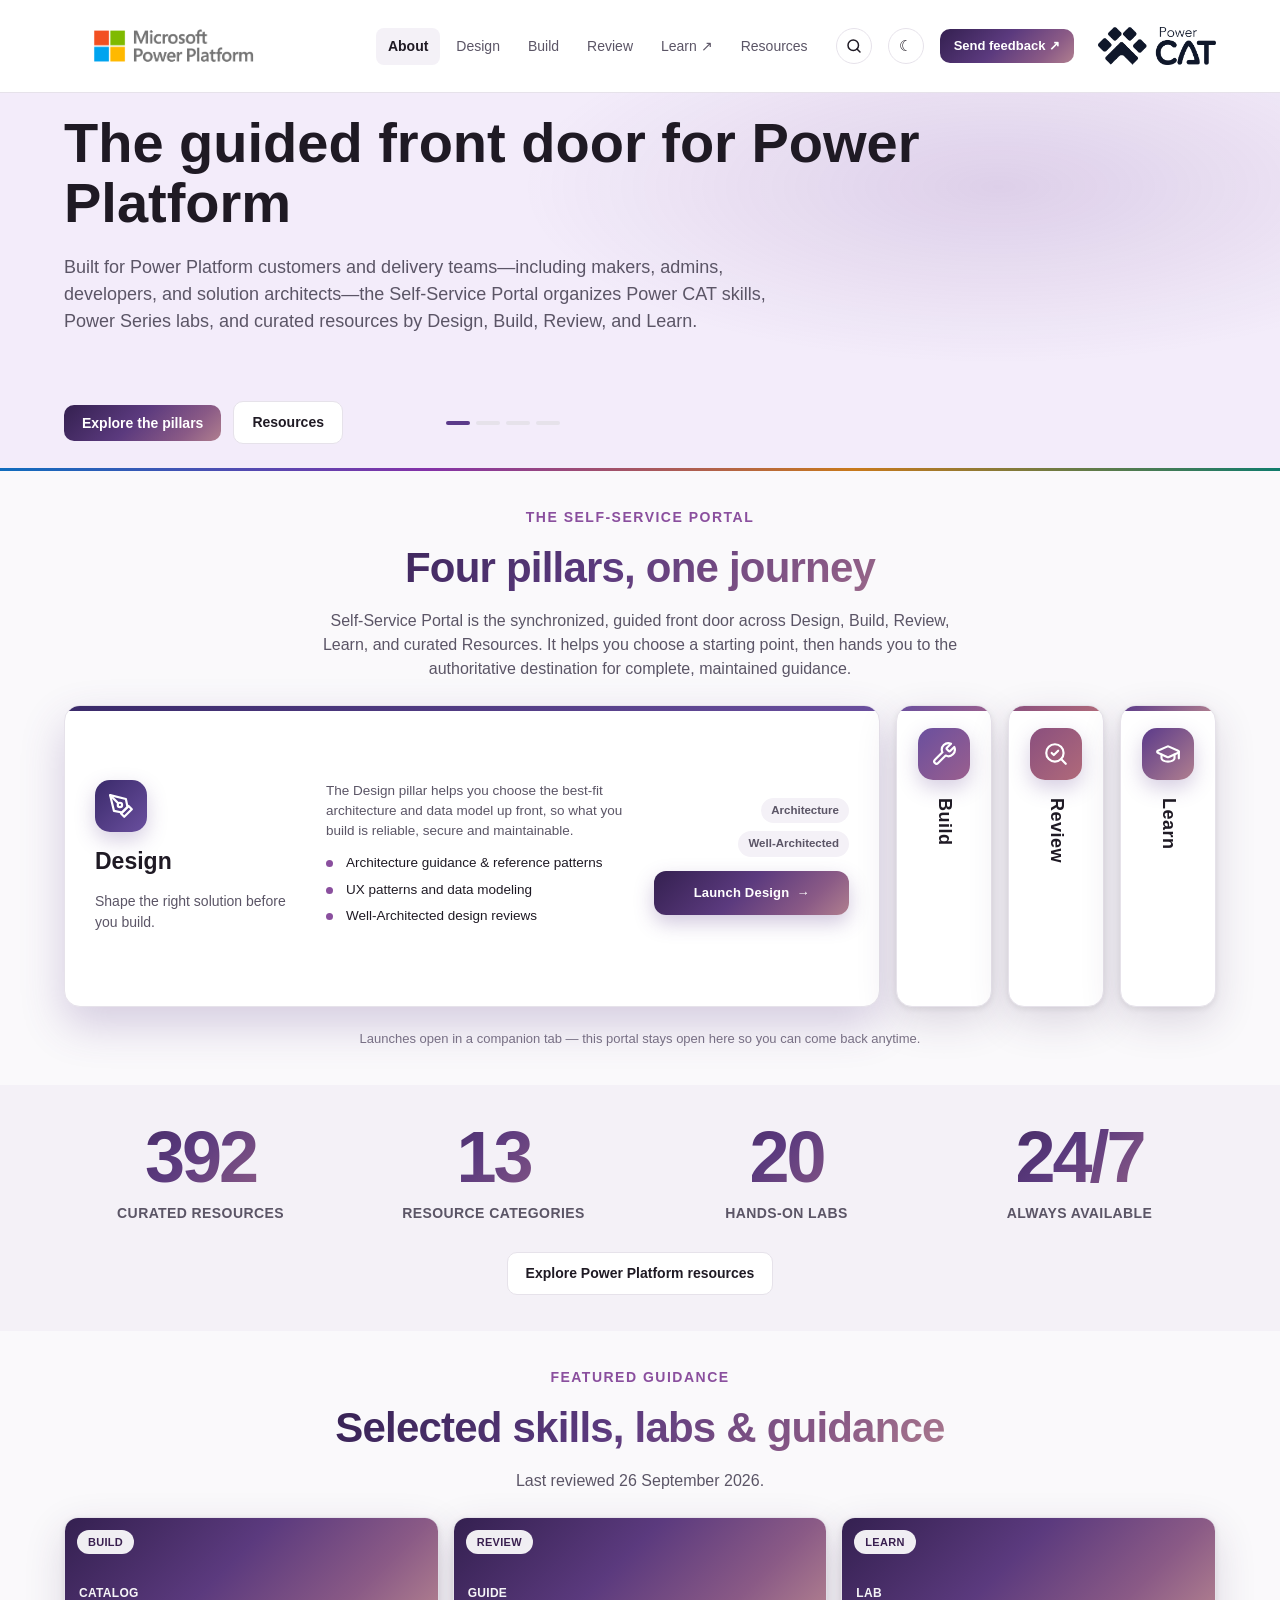
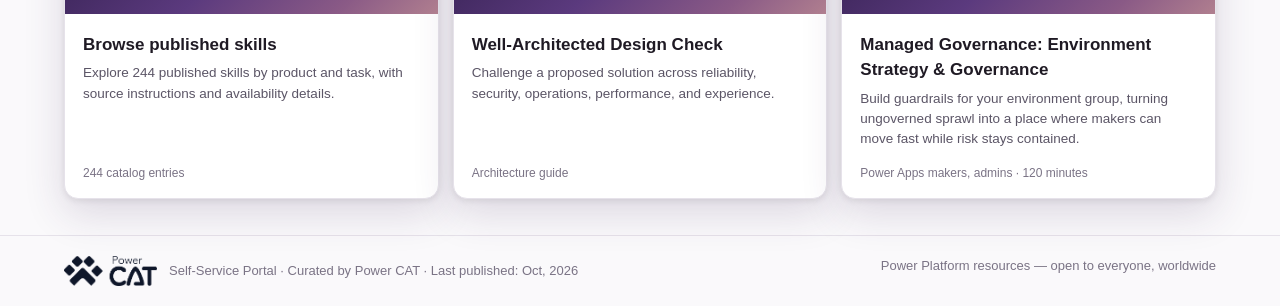
<file: ssp-landing.html>
<!DOCTYPE html>
<html lang="en" data-theme="light">
<head>
<meta charset="UTF-8">
<meta name="viewport" content="width=device-width, initial-scale=1.0">
<title>Self-Service Portal - About</title>
<script>
  (() => {
    const param = new URLSearchParams(window.location.search).get("scoutTheme");
    let saved=null; try{saved=localStorage.getItem("sspTheme");}catch(e){}
    const theme = param || saved || (window.matchMedia("(prefers-color-scheme: dark)").matches ? "dark" : "light");
    document.documentElement.setAttribute("data-theme", theme);
    try{localStorage.setItem("sspTheme",theme);}catch(e){}
  })();
</script>
<style>
:root{
  --font: "Segoe UI", Aptos, Calibri, -apple-system, BlinkMacSystemFont, sans-serif;
  --bg:#faf9fb; --surface:#ffffff; --surface-2:#f4f1f7; --border:#e6e2ea;
  --text:#1f1a24; --muted:#5b5566; --soft:#7a7385;
  --brand:#5b3a8a; --brand-2:#8a4f9e; --brand-3:#b06a8a;
  --hero-bg:#f3ecfa; --hero-image:radial-gradient(700px 260px at 78% 25%,rgba(107,58,143,.16),transparent 68%);
  --grad:linear-gradient(135deg,#342050 0%,#5b3a7e 45%,#8a5a86 78%,#b07f8f 100%);
  --design:#0f6cbd; --build:#8332a8; --review:#c8791b; --learn:#0f7b6c;
  --shadow:0 2px 6px rgba(0,0,0,.08), 0 14px 40px rgba(60,40,90,.16);
  --glow:0 0 0 1px rgba(255,255,255,.35), 0 10px 34px rgba(91,58,138,.30);
  --radius:16px;
}
html[data-theme="dark"]{
  --bg:#161318; --surface:#211d26; --surface-2:#2a2530; --border:#3a3342;
  --text:#efe9f3; --muted:#b3a9bf; --soft:#8f8699;
  --brand:#c9a7e0; --brand-2:#d59fc6; --brand-3:#c98fa8;
  --hero-bg:#0c1430; --hero-image:none;
  --grad:linear-gradient(135deg,#2a1c44 0%,#4b3168 45%,#6f486f 78%,#8a6270 100%);
  --design:#4aa5e8; --build:#c78fe0; --review:#e8b366; --learn:#4fbfab;
  --shadow:0 1px 2px rgba(0,0,0,.4), 0 12px 34px rgba(0,0,0,.45);
}
*{box-sizing:border-box}
body{margin:0;font-family:var(--font);background:var(--bg);color:var(--text);line-height:1.5;-webkit-font-smoothing:antialiased}
a{color:inherit;text-decoration:none}
.wrap{max-width:1200px;margin:0 auto;padding:0 24px}

/* Top bar */
header.topbar{position:sticky;top:0;z-index:40;background:color-mix(in srgb, var(--surface) 88%, transparent);backdrop-filter:blur(12px);border-bottom:1px solid var(--border)}
.topbar .row{display:flex;align-items:center;gap:24px;height:60px}
.logo{display:flex;align-items:center;gap:10px;font-weight:600;font-size:15px}
.logo .mark{min-width:34px;height:26px;padding:0 7px;border-radius:7px;background:var(--grad);display:grid;place-items:center;color:#fff;font-size:12px;font-weight:700;letter-spacing:.04em}
.logo .tag{font-size:11px;color:var(--muted);font-weight:600;border:1px solid var(--border);padding:2px 7px;border-radius:20px}
.cat-divider{width:1px;height:26px;background:var(--border);margin:0 4px}
.powercat-logo{display:inline-flex;align-items:center}
.powercat-logo img{height:30px;width:auto;display:block}
.powercat-logo .logo-on-dark{display:none}
html[data-theme="dark"] .powercat-logo .logo-on-light{display:none}
html[data-theme="dark"] .powercat-logo .logo-on-dark{display:block}
nav.main{display:flex;gap:4px;margin-left:8px}
nav.main a{padding:8px 12px;border-radius:8px;color:var(--muted);font-size:14px;font-weight:500}
nav.main a:hover{background:var(--surface-2);color:var(--text)}
nav.main a[aria-current="page"]{background:var(--surface-2);color:var(--text);font-weight:700}
.spacer{flex:1}
.icon-btn{width:36px;height:36px;border-radius:50%;border:1px solid var(--border);background:var(--surface);display:grid;place-items:center;cursor:pointer;color:var(--text);font-size:15px}
.menu-toggle{display:none}
.nav-feedback{display:none}
.btn{border:none;cursor:pointer;font-family:var(--font);font-weight:600;font-size:14px;border-radius:10px;padding:10px 18px;background:var(--grad);color:#fff}
.btn.ghost{background:var(--surface);color:var(--text);border:1px solid var(--border)}
.btn.sm{padding:7px 14px;font-size:13px}
.header-feedback,.header-feedback:hover{color:#fff;text-decoration:none;white-space:nowrap}

/* Hero */
.hero{position:relative;overflow:hidden;padding:0;background-color:var(--hero-bg);background-image:var(--hero-image);border-bottom:3px solid transparent;border-image:linear-gradient(90deg,var(--design),var(--build),var(--review),var(--learn)) 1}
.hero .inner{position:relative;color:var(--text);padding:20px 24px 24px}
.hero-viewport{display:grid;align-items:start}
.hero-slide{grid-area:1/1;max-width:940px;visibility:hidden;opacity:0;transform:translateY(18px);pointer-events:none;transition:opacity .5s ease,transform .5s ease,visibility .5s}
.hero-slide.is-active{visibility:visible;opacity:1;transform:translateY(0);pointer-events:auto}
.eyebrow{display:inline-flex;align-items:center;gap:8px;font-size:12.5px;font-weight:700;letter-spacing:.3px;color:var(--brand);background:var(--brand-soft,rgba(116,39,116,.09));border:1px solid rgba(116,39,116,.2);padding:5px 12px;border-radius:20px;margin-bottom:18px}
.hero h1{font-size:56px;line-height:1.08;margin:0 0 20px;font-weight:800;letter-spacing:0;color:var(--text);max-width:900px}
.hero p.sub{font-size:18px;color:var(--muted);margin:0;max-width:720px}
.hero .cta{display:flex;justify-content:flex-start;gap:12px;flex-wrap:wrap}
.hero-toolbar{display:flex;align-items:center;flex-wrap:wrap;gap:12px 20px;margin-top:20px}
.hero-action-options{display:grid;min-width:0;max-width:100%}
.hero-action-options .cta{grid-area:1/1;visibility:hidden;pointer-events:none;align-items:center}
.hero-action-options .cta.is-active{visibility:visible;pointer-events:auto}
.hero .btn.ghost{background:var(--surface);border:1px solid var(--border);color:var(--text)}
.hero-controls{display:flex;align-items:center;gap:8px;flex:none}
.hero-dot:focus-visible{outline:3px solid var(--brand);outline-offset:3px}
.hero-dots{display:flex;align-items:center;gap:6px;margin:0 4px}
.hero-dot{display:grid;place-items:center;width:24px;height:24px;padding:0;border:0;background:transparent;cursor:pointer}
.hero-dot::before{content:"";display:block;width:24px;height:4px;border-radius:2px;background:var(--border);transition:background .2s ease}
.hero-dot.is-active::before{background:var(--brand)}
.hero-metrics{display:grid;grid-template-columns:repeat(4,1fr);gap:0;max-width:900px;margin-top:34px}
.hero-metric{padding:4px 24px;border-left:1px solid var(--border)}
.hero-metric:first-child{padding-left:0;border-left:0}
.hero-metric strong{display:block;font-size:48px;line-height:1;font-weight:800;color:var(--brand);letter-spacing:0}
.hero-metric span{display:block;margin-top:9px;color:var(--muted);font-size:13px;font-weight:700;text-transform:uppercase;letter-spacing:.3px}
.hero-stats-slide h1{font-size:48px;margin-bottom:10px}
.hero-stats-slide .hero-metrics{margin-top:12px}
html[data-theme="dark"] .eyebrow{color:var(--brand);background:rgba(217,143,224,.12);border-color:rgba(217,143,224,.28)}
.mini-pillars{display:grid;grid-template-columns:1fr 1fr;gap:12px}
.mini{background:rgba(255,255,255,.16);border:1px solid rgba(255,255,255,.3);border-radius:12px;padding:14px;transition:transform .15s,background .15s}
.mini:hover{transform:translateY(-3px);background:rgba(255,255,255,.26)}
.mini .d{font-size:24px;margin-bottom:6px}
.mini .t{font-weight:800;font-size:15px}
.mini .n{font-size:12px;opacity:.85}

/* Pillars */
section{padding:36px 0}
.sec-head{text-align:center;max-width:640px;margin:0 auto 24px}
.sec-head .kicker{color:var(--brand-2);font-weight:800;font-size:14px;letter-spacing:1.5px;text-transform:uppercase}
.sec-head h2{font-size:42px;margin:8px 0 10px;letter-spacing:-.8px;font-weight:800;background:var(--grad);-webkit-background-clip:text;background-clip:text;-webkit-text-fill-color:transparent}
.sec-head p{color:var(--muted);font-size:16px;margin:0}
.pillars{display:grid;grid-template-columns:repeat(4,1fr);gap:20px;align-items:start}
/* Pillars — horizontal accordion */
.pillars{display:flex;gap:16px;min-height:300px;align-items:stretch}
.pillar{position:relative;overflow:hidden;background:var(--surface);border:1px solid var(--border);border-radius:var(--radius);box-shadow:var(--shadow);color:var(--text);transition:box-shadow .18s ease;flex:0 0 96px;min-width:0}
.pillar.open{flex:1 1 0;box-shadow:0 18px 44px rgba(91,58,138,.24)}
.pillar .bar{position:absolute;top:0;left:0;right:0;height:5px;z-index:2}
.pillar .ic{width:52px;height:52px;border-radius:15px;display:grid;place-items:center;color:#fff;box-shadow:0 8px 20px rgba(91,58,138,.25);flex:none}
.pillar .ic svg{width:26px;height:26px}
/* collapsed strip */
.pillar-mini{appearance:none;border:0;background:transparent;cursor:pointer;font-family:var(--font);width:100%;height:100%;display:flex;flex-direction:column;align-items:center;gap:18px;padding:22px 0}
.pillar-mini .vname{writing-mode:vertical-rl;font-weight:800;font-size:18px;letter-spacing:.5px;color:var(--text)}
.pillar.open .pillar-mini{display:none}
.pillar:not(.open) .pillar-body{display:none}
.pillar:not(.open):hover{box-shadow:0 12px 30px rgba(91,58,138,.2)}
/* expanded body */
.pillar-body{display:grid;grid-template-columns:minmax(0,.85fr) minmax(0,1.25fr) minmax(0,.8fr);align-items:center;gap:24px;box-sizing:border-box;min-height:300px;height:100%;padding:26px 30px;min-width:0;overflow-wrap:anywhere}
.pb-lead{flex:0 0 200px;display:flex;flex-direction:column;gap:12px}
.pb-lead h3{margin:0;font-size:23px;font-weight:800;display:flex;align-items:center;gap:8px;flex-wrap:wrap}
.pb-lead .p-short{margin:0;color:var(--muted);font-size:14px}
.pb-detail{flex:1 1 auto;min-width:0}
.pb-detail p{margin:0 0 12px;color:var(--muted);font-size:13.5px;line-height:1.5}
.p-list{list-style:none;margin:0;padding:0}
.p-list li{position:relative;padding-left:20px;margin:6px 0;font-size:13.5px;color:var(--text)}
.p-list li::before{content:"";position:absolute;left:0;top:7px;width:7px;height:7px;border-radius:50%;background:var(--brand-2)}
.pb-actions{flex:0 0 200px;display:flex;flex-direction:column;gap:14px;align-items:flex-end}
#categories > .wrap{text-align:right}
.pillar .meta{display:flex;justify-content:flex-end;gap:8px;flex-wrap:wrap;width:100%}
.pb-actions .pillar-launch{box-sizing:border-box;width:100%;max-width:200px;min-height:44px;text-align:center}
.chip{font-size:11.5px;font-weight:700;padding:4px 10px;border-radius:20px;background:var(--surface-2);color:var(--muted)}
.pillar-launch{display:inline-flex;align-items:center;justify-content:center;gap:7px;padding:12px 18px;border-radius:12px;background:var(--grad);color:#fff;font-weight:800;font-size:13px;text-decoration:none;letter-spacing:.2px;transition:filter .15s ease,transform .15s ease;box-shadow:0 8px 20px rgba(91,58,138,.28)}
.pillar-launch:hover{filter:brightness(1.06);transform:translateY(-1px);text-decoration:none;color:#fff}
.ext-badge{font-size:10px;font-weight:800;letter-spacing:.5px;text-transform:uppercase;padding:3px 8px;border-radius:20px;background:var(--grad);color:#fff}
.pillar-hint{max-width:640px;margin:22px auto 0;text-align:center;color:var(--soft);font-size:13px}
.p-design .ic,.p-design .bar{background:linear-gradient(135deg,#3a2a6a,#6a4f9e)}
.p-build .ic,.p-build .bar{background:linear-gradient(135deg,#6a4f9e,#9a5f8e)}
.p-review .ic,.p-review .bar{background:linear-gradient(135deg,#8a4f7e,#b06a7a)}
.p-learn .ic,.p-learn .bar{background:linear-gradient(135deg,#5b3a8a,#b07f8f)}

/* Resource tiles (outcome-card style) */
.rgrid{display:grid;grid-template-columns:repeat(4,1fr);gap:14px}
.rtile{display:flex;flex-direction:column;background:var(--surface);border:2px solid var(--border);border-top:5px solid var(--brand-2);border-radius:16px;padding:18px;box-shadow:var(--shadow);cursor:pointer;transition:transform .18s ease, box-shadow .18s ease, border-color .18s ease;position:relative;overflow:hidden}
.rtile::after{content:"";position:absolute;inset:0;background:var(--grad);opacity:0;transition:opacity .18s ease;z-index:0}
.rtile:hover{transform:translateY(-6px) scale(1.015);border-color:var(--brand);box-shadow:0 0 0 1px var(--brand),0 18px 44px rgba(91,58,138,.28)}
.rtile>*{position:relative;z-index:1}
.rtile .ic{width:52px;height:52px;border-radius:14px;display:grid;place-items:center;background:var(--grad);color:#fff;margin-bottom:14px;box-shadow:0 8px 20px rgba(91,58,138,.28)}
.rtile .ic svg{width:27px;height:27px;fill:none;stroke:currentColor;stroke-width:2;stroke-linecap:round;stroke-linejoin:round}
.rtile h3{margin:0 0 8px;font-size:21px;line-height:1.15;font-weight:800}
.rtile p{margin:0;color:var(--muted);font-size:14px;flex:1}
.rtile .go{margin-top:16px;font-weight:800;font-size:14px;color:var(--brand-2);display:flex;align-items:center;gap:6px;text-transform:uppercase;letter-spacing:.4px}
.rtile.feature{background:var(--grad);background-size:200% 200%;animation:shift 10s ease infinite;border-color:transparent;color:#fff;box-shadow:0 0 0 1px rgba(255,255,255,.18),0 18px 44px rgba(91,58,138,.32)}
.rtile.feature .ic{background:rgba(255,255,255,.22);color:#fff;box-shadow:none}
.rtile.feature h3,.rtile.feature p{color:#fff}
.rtile.feature p{opacity:.95}
.rtile.feature .go{color:#fff}

/* Featured */
.alt{background:var(--surface-2)}
.feat-grid{display:grid;grid-template-columns:repeat(3,1fr);gap:14px}
.fcard{display:flex;flex-direction:column;background:var(--surface);border:1px solid var(--border);border-radius:14px;overflow:hidden;box-shadow:var(--shadow);transition:transform .18s,box-shadow .18s;color:var(--text)}
.fcard:hover{transform:translateY(-5px);box-shadow:0 18px 44px rgba(91,58,138,.24);text-decoration:none}
.ftop{height:96px;background:var(--grad);position:relative}
.fbadge{position:absolute;top:12px;left:12px;background:rgba(255,255,255,.92);color:#3a2050;font-size:11px;font-weight:800;padding:4px 11px;border-radius:20px;letter-spacing:.3px;text-transform:uppercase}
.fkind{position:absolute;bottom:12px;left:14px;color:#fff;font-size:12px;font-weight:700;opacity:.95;letter-spacing:.3px;text-transform:uppercase}
.fbody{padding:18px 18px 16px;display:flex;flex-direction:column;flex:1}
.fcard h3{margin:0 0 6px;font-size:17px;font-weight:800}
.fcard p{margin:0 0 14px;color:var(--muted);font-size:13.5px;flex:1}
.ffoot{display:flex;align-items:center;justify-content:space-between;font-size:12px;color:var(--soft)}
.stars{color:#b06a7a;letter-spacing:1px}


/* Stats */
.stats{display:grid;grid-template-columns:repeat(4,1fr);gap:20px;text-align:center}
.catalog-action{display:flex;justify-content:center;margin-top:28px;text-align:center}
.stat .n{font-size:72px;line-height:1;font-weight:900;letter-spacing:-3px;background:var(--grad);-webkit-background-clip:text;background-clip:text;-webkit-text-fill-color:transparent}
.stat .n sup{font-size:34px;top:-1.05em;letter-spacing:0}
.stat .l{color:var(--muted);font-size:14px;font-weight:700;letter-spacing:.4px;text-transform:uppercase;margin-top:10px}

/* Dark mode: gradient text needs a lighter fill to stay legible */
html[data-theme="dark"] .sec-head h2,
html[data-theme="dark"] .stat .n{background:linear-gradient(135deg,#c9a7e0 0%,#dca4c8 55%,#e6b7bf 100%);-webkit-background-clip:text;background-clip:text;-webkit-text-fill-color:transparent}

footer{border-top:1px solid var(--border);padding:20px 0;color:var(--soft);font-size:13px}
footer .row{display:flex;justify-content:space-between;flex-wrap:wrap;gap:12px}
.foot-brand{display:flex;align-items:center;gap:12px}
footer .powercat-logo img{height:30px}

@media(max-width:1080px){.rgrid{grid-template-columns:repeat(2,1fr)}}
@media(max-width:1080px){.topbar .row{position:relative}.menu-toggle{display:grid}.desktop-feedback{display:none}nav.main{display:none;position:absolute;top:60px;left:24px;right:24px;margin:0;padding:10px;background:var(--surface);border:1px solid var(--border);border-radius:0 0 10px 10px;box-shadow:var(--shadow);flex-direction:column;gap:2px}nav.main.is-open{display:flex}nav.main a{width:100%}nav.main .nav-feedback{display:block;width:100%;margin-top:6px;text-align:left;color:#fff}}
@media(max-width:960px){.hero h1{font-size:52px}.pillars{display:flex;flex-direction:column;height:auto;gap:14px}.pillar,.pillar.open{flex:none}.pillar .pillar-mini{display:none}.pillar .pillar-body,.pillar:not(.open) .pillar-body{display:flex;flex-direction:column;align-items:flex-start;gap:16px;min-width:0;padding:24px}.pb-lead,.pb-actions{flex:none;width:100%}.rgrid{grid-template-columns:repeat(2,1fr)}.feat-grid{grid-template-columns:1fr}.stats{grid-template-columns:1fr 1fr}.assist{grid-template-columns:1fr}}
@media(max-width:560px){section{padding:28px 0}.hero .inner{padding:16px 24px 20px}.hero h1{font-size:40px}.hero p.sub{font-size:16px}.hero-metrics{grid-template-columns:1fr 1fr;row-gap:16px}.hero-metric{padding:0 14px}.hero-metric:nth-child(odd){padding-left:0;border-left:0}.hero-metric strong{font-size:40px}.hero-stats-slide h1{font-size:34px}.hero-stats-slide .hero-metrics{margin-top:8px;row-gap:8px}.hero-stats-slide .hero-metric strong{font-size:34px}.hero-stats-slide .hero-metric span{margin-top:4px;font-size:11px}.rgrid{grid-template-columns:1fr}}
@media(max-width:560px){.topbar .row{gap:8px}.logo{gap:6px;font-size:11px;line-height:1.15}.logo>span:nth-child(2){max-width:68px}.logo .mark{min-width:30px;height:24px;padding:0 5px;font-size:11px}.cat-divider{height:22px;margin:0 1px}header .powercat-logo img{height:24px}.icon-btn{width:32px;height:32px;flex:none}.btn.sm{padding:6px 9px;font-size:11px;white-space:nowrap}}
@media(max-width:360px){.topbar .row{gap:6px}.logo{gap:4px;font-size:10px}.logo>span:nth-child(2){max-width:54px}.logo .mark{min-width:26px;height:22px;padding:0 4px;font-size:10px}.cat-divider{height:20px;margin:0}header .powercat-logo img{height:20px}.icon-btn{width:30px;height:30px}.btn.sm{padding:5px 7px;font-size:10px}.stats{grid-template-columns:1fr}}
@media(prefers-reduced-motion:reduce){.hero-slide,.pillar,.pillar-launch{transition:none}.pillar-launch:hover{transform:none}}
</style>
<script src="assets/js/ssp-search-entry.js?v=20261006-footer-actions" defer></script>
<link rel="stylesheet" href="assets/css/header-brand.css?v=20261001-search-icon">
<link rel="stylesheet" href="assets/css/fontawesome-all.min.css">
</head>
<body>

<header class="topbar">
  <div class="wrap row">
    <a class="logo" href="ssp-landing.html" aria-label="About Self-Service Portal">
      <img class="platform-logo" src="assets/img/ms-power-platform-logo-stacked-gray-rgb.png" alt="Microsoft Power Platform" width="220" height="92">
    </a>
    <nav class="main" id="siteNav" aria-label="Primary navigation">
      <a href="ssp-landing.html" aria-current="page">About</a>
      <a href="ssp-design.html">Design</a>
      <a href="ssp-build.html">Build</a>
      <a href="ssp-review.html">Review</a>
      <a href="https://microsoft.github.io/apps-agents-workshop/labs/" target="ssp-learn" rel="noopener">Learn</a>
      <a class="btn sm nav-feedback header-feedback" href="https://forms.cloud.microsoft/Pages/ResponsePage.aspx?id=v4j5cvGGr0GRqy180BHbR6OE0-90qhlFrJ2NRTnSVt5URE5RRU9UVFgwMUZVVzk1UkZBQVBWMTlTMi4u" target="_blank" rel="noopener">Send feedback <span aria-hidden="true">↗</span></a>
    </nav>
    <div class="spacer"></div>
    <button class="icon-btn menu-toggle" type="button" aria-label="Open navigation menu" aria-controls="siteNav" aria-expanded="false" onclick="toggleSiteMenu()">☰</button>
    <button class="icon-btn" onclick="toggleTheme()" aria-label="Switch to dark theme" title="Switch to dark theme" id="themeBtn">&#9790;</button>
    <a class="btn sm desktop-feedback header-feedback" href="https://forms.cloud.microsoft/Pages/ResponsePage.aspx?id=v4j5cvGGr0GRqy180BHbR6OE0-90qhlFrJ2NRTnSVt5URE5RRU9UVFgwMUZVVzk1UkZBQVBWMTlTMi4u" target="_blank" rel="noopener">Send feedback <span aria-hidden="true">↗</span></a>
    <picture class="powercat-logo header-powercat" title="Power CAT">
      <img class="logo-on-light" src="assets/img/power-cat-dark.png" alt="Power CAT" height="46">
      <img class="logo-on-dark" src="assets/img/power-cat-light.png" alt="" height="46">
    </picture>
  </div>
</header>

<main>
<!-- HERO -->
<div class="hero">
  <div class="wrap inner">
    <div class="hero-viewport">
      <article class="hero-slide is-active" aria-hidden="false">
        <h1>The guided front door for Power Platform</h1>
        <p class="sub">Built for Power Platform customers and delivery teams—including makers, admins, developers, and solution architects—the Self-Service Portal organizes Power CAT skills, Power Series labs, and curated resources by Design, Build, Review, and Learn.</p>
        <div class="cta">
          <button class="btn" onclick="document.getElementById('pillars').scrollIntoView({behavior:'smooth'})">Explore the pillars</button>
          <a class="btn ghost" href="ssp-search.html">Resources</a>
        </div>
      </article>
      <article class="hero-slide" aria-hidden="true">
        <span class="eyebrow">Design · Build · Review · Learn</span>
        <h1>Move from an idea to a solution with confidence</h1>
        <p class="sub">Choose the right architecture, accelerate delivery with proven skills, validate quality, and build the expertise to keep going.</p>
        <div class="cta">
          <button class="btn" onclick="document.getElementById('pillars').scrollIntoView({behavior:'smooth'})">Choose your path</button>
          <a class="btn ghost" href="https://aka.ms/powerplatformskillsadvisor" target="ssp-skills" rel="noopener">Open the skills catalog</a>
        </div>
      </article>
      <article class="hero-slide" aria-hidden="true">
        <span class="eyebrow">Curated guidance for every stage</span>
        <h1>One portal for resources, labs, and solution guidance</h1>
        <p class="sub">Browse hundreds of curated resources across thirteen categories, or start with hands-on Power Series labs built for real scenarios.</p>
        <div class="cta">
          <a class="btn" href="ssp-search.html#resources">Browse resources</a>
          <a class="btn ghost" href="https://microsoft.github.io/apps-agents-workshop/labs/" target="ssp-learn" rel="noopener">Explore Power Series</a>
        </div>
      </article>
      <article class="hero-slide hero-stats-slide" aria-hidden="true">
        <span class="eyebrow">The catalog at a glance</span>
        <h1>Everything you need to keep moving forward</h1>
<!-- BEGIN GENERATED ABOUT METRICS -->
        <div class="hero-metrics" aria-label="Portal catalog statistics">
          <div class="hero-metric"><strong>392</strong><span>Curated links</span></div>
          <div class="hero-metric"><strong>13</strong><span>Categories</span></div>
          <div class="hero-metric"><strong>20</strong><span>Power Series labs</span></div>
          <div class="hero-metric"><strong>24 + 7</strong><span>Power CAT skills · migration tracks</span></div>
        </div>
<!-- END GENERATED ABOUT METRICS -->
      </article>
    </div>
    <div class="hero-toolbar">
      <div class="hero-action-options"></div>
      <div class="hero-controls" aria-label="Featured messages">
      <div class="hero-dots">
        <button class="hero-dot is-active" type="button" aria-label="Show message 1" aria-current="true"></button>
        <button class="hero-dot" type="button" aria-label="Show message 2"></button>
        <button class="hero-dot" type="button" aria-label="Show message 3"></button>
        <button class="hero-dot" type="button" aria-label="Show message 4"></button>
      </div>
      </div>
    </div>
  </div>
</div>

<!-- 4 PILLARS -->
<section id="pillars">
  <div class="wrap">
    <div class="sec-head">
      <div class="kicker">The Self-Service Portal</div>
      <h2>Four pillars, one journey</h2>
      <p>Self-Service Portal is the synchronized, guided front door across Design, Build, Review, Learn, and curated Resources. It helps you choose a starting point, then hands you to the authoritative destination for complete, maintained guidance.</p>
    </div>
    <div class="pillars">
      <div class="pillar p-design open">
        <div class="bar"></div>
        <button class="pillar-mini" type="button" onclick="openPillar(this)" aria-label="Open Design">
          <span class="ic"><svg viewBox="0 0 24 24" fill="none" stroke="currentColor" stroke-width="2" stroke-linecap="round" stroke-linejoin="round" aria-hidden="true"><path d="M12 19l7-7 3 3-7 7-3-3z"/><path d="M18 13l-1.5-7.5L2 2l3.5 14.5L13 18l5-5z"/><path d="M2 2l7.586 7.586"/><circle cx="11" cy="11" r="2"/></svg></span>
          <span class="vname">Design</span>
        </button>
        <div class="pillar-body">
          <div class="pb-lead">
            <span class="ic"><svg viewBox="0 0 24 24" fill="none" stroke="currentColor" stroke-width="2" stroke-linecap="round" stroke-linejoin="round" aria-hidden="true"><path d="M12 19l7-7 3 3-7 7-3-3z"/><path d="M18 13l-1.5-7.5L2 2l3.5 14.5L13 18l5-5z"/><path d="M2 2l7.586 7.586"/><circle cx="11" cy="11" r="2"/></svg></span>
            <h3>Design</h3>
            <p class="p-short">Shape the right solution before you build.</p>
          </div>
          <div class="pb-detail">
            <p>The Design pillar helps you choose the best-fit architecture and data model up front, so what you build is reliable, secure and maintainable.</p>
            <ul class="p-list">
              <li>Architecture guidance &amp; reference patterns</li>
              <li>UX patterns and data modeling</li>
              <li>Well-Architected design reviews</li>
            </ul>
          </div>
          <div class="pb-actions">
            <div class="meta"><span class="chip">Architecture</span><span class="chip">Well-Architected</span></div>
            <a class="pillar-launch" href="ssp-design.html">Launch Design <span aria-hidden="true">→</span></a>
          </div>
        </div>
      </div>

      <div class="pillar p-build">
        <div class="bar"></div>
        <button class="pillar-mini" type="button" onclick="openPillar(this)" aria-label="Open Build">
          <span class="ic"><svg viewBox="0 0 24 24" fill="none" stroke="currentColor" stroke-width="2" stroke-linecap="round" stroke-linejoin="round" aria-hidden="true"><path d="M14.7 6.3a1 1 0 0 0 0 1.4l1.6 1.6a1 1 0 0 0 1.4 0l3.77-3.77a6 6 0 0 1-7.94 7.94l-6.91 6.91a2.12 2.12 0 0 1-3-3l6.91-6.91a6 6 0 0 1 7.94-7.94l-3.76 3.76z"/></svg></span>
          <span class="vname">Build</span>
        </button>
        <div class="pillar-body">
          <div class="pb-lead">
            <span class="ic"><svg viewBox="0 0 24 24" fill="none" stroke="currentColor" stroke-width="2" stroke-linecap="round" stroke-linejoin="round" aria-hidden="true"><path d="M14.7 6.3a1 1 0 0 0 0 1.4l1.6 1.6a1 1 0 0 0 1.4 0l3.77-3.77a6 6 0 0 1-7.94 7.94l-6.91 6.91a2.12 2.12 0 0 1-3-3l6.91-6.91a6 6 0 0 1 7.94-7.94l-3.76 3.76z"/></svg></span>
            <h3>Build</h3>
            <p class="p-short">Ship apps, automation and agents faster.</p>
          </div>
          <div class="pb-detail">
            <p>The Build pillar brings maker essentials and pro-dev tooling together so fusion teams can go from idea to working solution quickly.</p>
            <ul class="p-list">
              <li>Maker skills &amp; code accelerators</li>
              <li>ALM templates and pipelines</li>
              <li>Fusion-team playbooks</li>
            </ul>
          </div>
          <div class="pb-actions">
            <div class="meta"><span class="chip">Makers</span><span class="chip">Pro-dev</span></div>
            <a class="pillar-launch" href="ssp-build.html">Launch Build <span aria-hidden="true">→</span></a>
          </div>
        </div>
      </div>

      <div class="pillar p-review">
        <div class="bar"></div>
        <button class="pillar-mini" type="button" onclick="openPillar(this)" aria-label="Open Review">
          <span class="ic"><svg viewBox="0 0 24 24" fill="none" stroke="currentColor" stroke-width="2" stroke-linecap="round" stroke-linejoin="round" aria-hidden="true"><circle cx="11" cy="11" r="8"/><path d="m21 21-4.3-4.3"/><path d="m8 11 2 2 4-4"/></svg></span>
          <span class="vname">Review</span>
        </button>
        <div class="pillar-body">
          <div class="pb-lead">
            <span class="ic"><svg viewBox="0 0 24 24" fill="none" stroke="currentColor" stroke-width="2" stroke-linecap="round" stroke-linejoin="round" aria-hidden="true"><circle cx="11" cy="11" r="8"/><path d="m21 21-4.3-4.3"/><path d="m8 11 2 2 4-4"/></svg></span>
            <h3>Review</h3>
            <p class="p-short">Validate quality before you go live.</p>
          </div>
          <div class="pb-detail">
            <p>The Review pillar runs automated checks across security, performance and governance so solutions ship with confidence.</p>
            <ul class="p-list">
              <li>Automated solution reviews</li>
              <li>Security &amp; governance checks</li>
              <li>Performance &amp; reliability scoring</li>
            </ul>
          </div>
          <div class="pb-actions">
            <div class="meta"><span class="chip">Security</span><span class="chip">Governance</span></div>
            <a class="pillar-launch" href="ssp-review.html">Launch Review <span aria-hidden="true">→</span></a>
          </div>
        </div>
      </div>

      <div class="pillar p-learn">
        <div class="bar"></div>
        <button class="pillar-mini" type="button" onclick="openPillar(this)" aria-label="Open Learn">
          <span class="ic"><svg viewBox="0 0 24 24" fill="none" stroke="currentColor" stroke-width="2" stroke-linecap="round" stroke-linejoin="round" aria-hidden="true"><path d="M21.42 10.922a1 1 0 0 0-.019-1.838L12.83 5.18a2 2 0 0 0-1.66 0L2.6 9.08a1 1 0 0 0 0 1.832l8.57 3.908a2 2 0 0 0 1.66 0z"/><path d="M22 10v6"/><path d="M6 12.5V16a6 3 0 0 0 12 0v-3.5"/></svg></span>
          <span class="vname">Learn</span>
        </button>
        <div class="pillar-body">
          <div class="pb-lead">
            <span class="ic"><svg viewBox="0 0 24 24" fill="none" stroke="currentColor" stroke-width="2" stroke-linecap="round" stroke-linejoin="round" aria-hidden="true"><path d="M21.42 10.922a1 1 0 0 0-.019-1.838L12.83 5.18a2 2 0 0 0-1.66 0L2.6 9.08a1 1 0 0 0 0 1.832l8.57 3.908a2 2 0 0 0 1.66 0z"/><path d="M22 10v6"/><path d="M6 12.5V16a6 3 0 0 0 12 0v-3.5"/></svg></span>
            <h3>Learn <span class="ext-badge">Power Series</span></h3>
            <p class="p-short">Grow your skills with hands-on labs.</p>
          </div>
          <div class="pb-detail">
            <p>The Learn pillar opens the Power Series catalog — hands-on labs, curated learning paths, certifications, customer stories and community.</p>
            <ul class="p-list">
<!-- BEGIN GENERATED ABOUT LEARN LAB COUNT -->
              <li>20 hands-on labs</li>
<!-- END GENERATED ABOUT LEARN LAB COUNT -->
              <li>Learning paths &amp; certifications</li>
              <li>Customer stories &amp; community</li>
            </ul>
          </div>
          <div class="pb-actions">
<!-- BEGIN GENERATED ABOUT LEARN META -->
            <div class="meta"><span class="chip">20 labs</span><span class="chip">392 resources</span></div>
<!-- END GENERATED ABOUT LEARN META -->
            <a class="pillar-launch" href="https://microsoft.github.io/apps-agents-workshop/labs/" target="ssp-learn" rel="noopener">Launch Power Series <span aria-hidden="true">↗</span></a>
          </div>
        </div>
      </div>
    </div>
    <p class="pillar-hint">Launches open in a companion tab — this portal stays open here so you can come back anytime.</p>
  </div>
</section>

<section id="categories" class="alt">
  <div class="wrap">
<!-- BEGIN GENERATED ABOUT RESOURCE STATS -->
    <div class="stats">
    <div class="stat"><div class="n">392</div><div class="l">Curated resources</div></div>
    <div class="stat"><div class="n">13</div><div class="l">Resource categories</div></div>
    <div class="stat"><div class="n">20</div><div class="l">Hands-on labs</div></div>
    <div class="stat"><div class="n">24/7</div><div class="l">Always available</div></div>
    </div>
<!-- END GENERATED ABOUT RESOURCE STATS -->
    <div class="catalog-action"><a class="btn ghost" href="ssp-search.html#resources">Explore Power Platform resources</a></div>
  </div>
</section>

<!-- FEATURED -->
<section id="featured">
<!-- BEGIN GENERATED ABOUT FEATURED -->
  <div class="wrap">
    <div class="sec-head">
      <div class="kicker">Featured guidance</div>
      <h2>Selected skills, labs &amp; guidance</h2>
      <p>Last reviewed <time datetime="2026-09-26">26 September 2026</time>.</p>
    </div>
    <div class="feat-grid">
      <a class="fcard" href="ssp-search.html#skills" data-feature-reason="Provides one entry point to the complete published skills catalog.">
        <div class="ftop"><span class="fbadge">Build</span><span class="fkind">Catalog</span></div>
        <div class="fbody">
          <h3>Browse published skills</h3>
          <p>Explore 244 published skills by product and task, with source instructions and availability details.</p>
          <div class="ffoot"><span>244 catalog entries</span></div>
        </div>
      </a>
      <a class="fcard" href="ssp-design.html#skill-well-architected-design-check" data-feature-reason="Helps teams identify material design risks before delivery.">
        <div class="ftop"><span class="fbadge">Review</span><span class="fkind">Guide</span></div>
        <div class="fbody">
          <h3>Well-Architected Design Check</h3>
          <p>Challenge a proposed solution across reliability, security, operations, performance, and experience.</p>
          <div class="ffoot"><span>Architecture guide</span></div>
        </div>
      </a>
      <a class="fcard" href="https://microsoft.github.io/apps-agents-workshop/labs/lab.html?path=managed-platform-governance%2FREADME.md&amp;branch=main" target="_blank" rel="noopener" data-feature-reason="Provides a hands-on path for current environment governance practices.">
        <div class="ftop"><span class="fbadge">Learn</span><span class="fkind">Lab</span></div>
        <div class="fbody">
          <h3>Managed Governance: Environment Strategy &amp; Governance</h3>
          <p>Build guardrails for your environment group, turning ungoverned sprawl into a place where makers can move fast while risk stays contained.</p>
          <div class="ffoot"><span>Power Apps makers, admins · 120 minutes</span></div>
        </div>
      </a>
    </div>
  </div>
<!-- END GENERATED ABOUT FEATURED -->
</section>

</main>
<footer>
  <div class="wrap row">
    <div class="foot-brand">
      <picture class="powercat-logo" title="Power CAT">
        <img class="logo-on-light" src="assets/img/power-cat-dark.png" alt="Power CAT" height="30">
        <img class="logo-on-dark" src="assets/img/power-cat-light.png" alt="" height="30">
      </picture>
      <span>Self-Service Portal · Curated by Power CAT · Last published: <time datetime="2026-10">Oct, 2026</time></span>
    </div>
    <div>Power Platform resources — open to everyone, worldwide</div>
  </div>
</footer>

<script>
function syncThemeButton(){
  const dark=document.documentElement.getAttribute('data-theme')==='dark';
  const button=document.getElementById('themeBtn');
  button.textContent=dark?'\u2600':'\u263E';
  button.setAttribute('aria-label',dark?'Switch to light theme':'Switch to dark theme');
  button.title=button.getAttribute('aria-label');
}
function toggleTheme(){
  const el=document.documentElement;
  const next=el.getAttribute('data-theme')==='dark'?'light':'dark';
  el.setAttribute('data-theme',next);
  try{localStorage.setItem('sspTheme',next)}catch(e){}
  syncThemeButton();
}
syncThemeButton();
function toggleSiteMenu(){
  const nav=document.getElementById('siteNav');
  const button=document.querySelector('.menu-toggle');
  const open=nav.classList.toggle('is-open');
  button.setAttribute('aria-expanded',String(open));
  button.setAttribute('aria-label',open?'Close navigation menu':'Open navigation menu');
  button.textContent=open?'×':'☰';
}
document.addEventListener('keydown',event=>{
  if(event.key==='Escape'&&document.getElementById('siteNav').classList.contains('is-open')){
    toggleSiteMenu();
    document.querySelector('.menu-toggle').focus();
  }
});
const heroSlides=Array.from(document.querySelectorAll('.hero-slide'));
const heroDots=Array.from(document.querySelectorAll('.hero-dot'));
const heroActions=heroSlides.map(slide=>slide.querySelector('.cta'));
heroActions.forEach(actions=>{if(actions)document.querySelector('.hero-action-options').appendChild(actions);});
let heroIndex=0;
function showHeroSlide(index){
  heroIndex=(index+heroSlides.length)%heroSlides.length;
  heroSlides.forEach((slide,i)=>{
    const active=i===heroIndex;
    slide.classList.toggle('is-active',active);
    slide.setAttribute('aria-hidden',String(!active));
    if(heroActions[i]){
      heroActions[i].classList.toggle('is-active',active);
      heroActions[i].setAttribute('aria-hidden',String(!active));
    }
    heroDots[i].classList.toggle('is-active',active);
    if(active)heroDots[i].setAttribute('aria-current','true');
    else heroDots[i].removeAttribute('aria-current');
  });
}
heroDots.forEach((dot,index)=>dot.addEventListener('click',()=>showHeroSlide(index)));
showHeroSlide(0);
// Horizontal accordion: clicking a collapsed pillar expands it and collapses the rest
function openPillar(el){
  const card=el.closest('.pillar');
  if(card.classList.contains('open'))return;
  document.querySelectorAll('.pillar.open').forEach(c=>c.classList.remove('open'));
  card.classList.add('open');
}

</script>
</body>
</html>
</file>
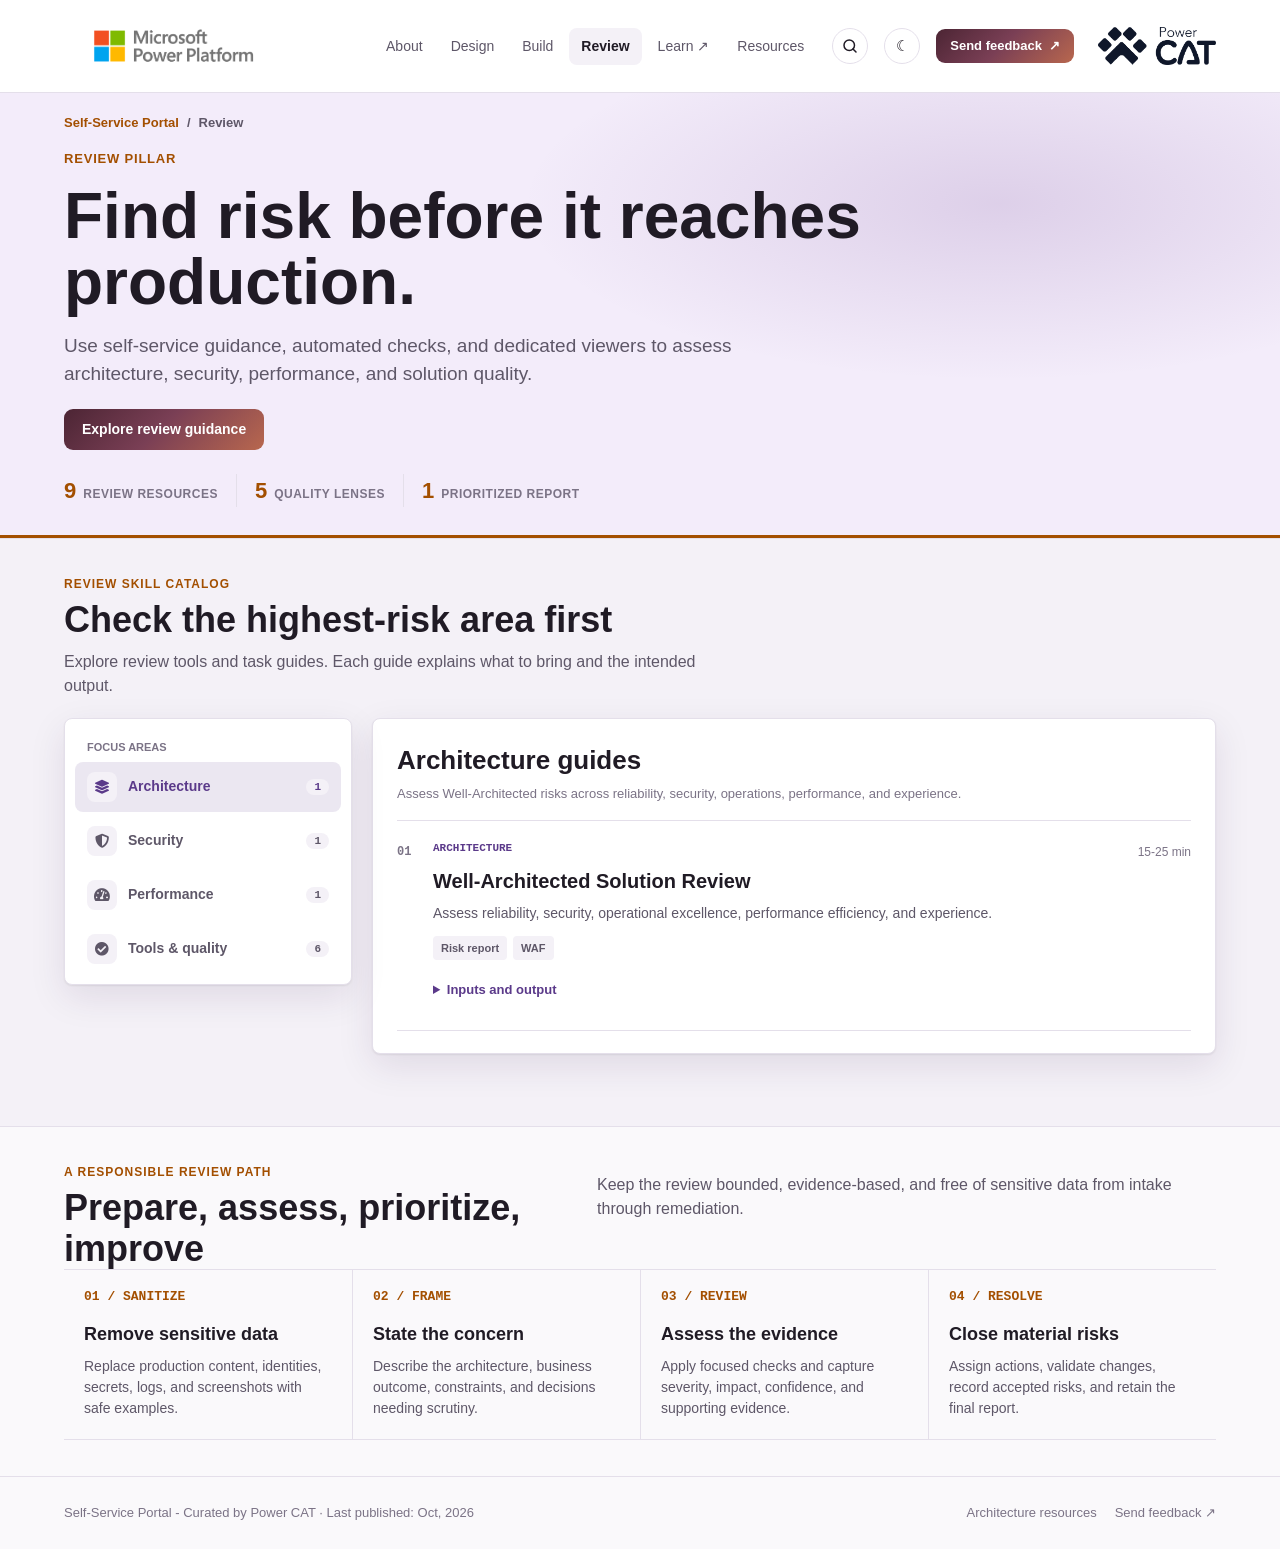
<file: ssp-review.html>
<!DOCTYPE html>
<html lang="en" data-theme="light">
<head>
<meta charset="UTF-8">
<meta name="viewport" content="width=device-width, initial-scale=1.0">
<title>Self-Service Portal - Review Pillar</title>
<script>
  (() => {
    const param = new URLSearchParams(window.location.search).get("scoutTheme");
    let saved = null;
    try { saved = localStorage.getItem("sspTheme"); } catch (error) {}
    const theme = param || saved || (window.matchMedia("(prefers-color-scheme: dark)").matches ? "dark" : "light");
    document.documentElement.setAttribute("data-theme", theme);
    try { localStorage.setItem("sspTheme", theme); } catch (error) {}
  })();
</script>
<link rel="stylesheet" href="assets/css/ssp-design.css?v=20261007-feedback-removal">
<link rel="stylesheet" href="assets/css/fontawesome-all.min.css">
<script src="assets/js/ssp-search-entry.js?v=20261006-footer-actions" defer></script>
<link rel="stylesheet" href="assets/css/header-brand.css?v=20261001-search-icon">
</head>
<body class="pillar-review" data-skill-label="Review">
<header class="topbar"><div class="wrap row">
  <a class="logo" href="ssp-landing.html" aria-label="About Self-Service Portal"><img class="platform-logo" src="assets/img/ms-power-platform-logo-stacked-gray-rgb.png" alt="Microsoft Power Platform" width="220" height="92"></a>
  <nav class="main" id="siteNav" aria-label="Primary navigation"><a href="ssp-landing.html">About</a><a href="ssp-design.html">Design</a><a href="ssp-build.html">Build</a><a href="ssp-review.html" aria-current="page">Review</a><a href="https://microsoft.github.io/apps-agents-workshop/labs/" target="ssp-learn" rel="noopener">Learn</a><a class="btn sm nav-feedback header-feedback" href="https://forms.cloud.microsoft/Pages/ResponsePage.aspx?id=v4j5cvGGr0GRqy180BHbR6OE0-90qhlFrJ2NRTnSVt5URE5RRU9UVFgwMUZVVzk1UkZBQVBWMTlTMi4u" target="_blank" rel="noopener">Send feedback <span aria-hidden="true">&nearr;</span></a></nav>
  <div class="spacer"></div><button class="icon-btn menu-toggle" type="button" aria-label="Open navigation menu" aria-controls="siteNav" aria-expanded="false">&#9776;</button><button class="icon-btn" type="button" aria-label="Toggle theme" title="Toggle theme" id="themeBtn">&#9790;</button><a class="btn sm desktop-feedback header-feedback" href="https://forms.cloud.microsoft/Pages/ResponsePage.aspx?id=v4j5cvGGr0GRqy180BHbR6OE0-90qhlFrJ2NRTnSVt5URE5RRU9UVFgwMUZVVzk1UkZBQVBWMTlTMi4u" target="_blank" rel="noopener">Send feedback <span aria-hidden="true">&nearr;</span></a><picture class="powercat-logo header-powercat" title="Power CAT"><img class="logo-on-light" src="assets/img/power-cat-dark.png" alt="Power CAT" height="46"><img class="logo-on-dark" src="assets/img/power-cat-light.png" alt="" height="46"></picture>
</div></header>

<main>
  <section class="design-hero"><div class="wrap hero-inner">
    <nav class="breadcrumb" aria-label="Breadcrumb"><a href="ssp-landing.html">Self-Service Portal</a><span aria-hidden="true">/</span><span>Review</span></nav><span class="pillar-label">Review pillar</span>
    <h1>Find risk before it reaches production.</h1><p class="lead">Use self-service guidance, automated checks, and dedicated viewers to assess architecture, security, performance, and solution quality.</p>
    <div class="hero-actions"><a class="btn" href="#skills">Explore review guidance</a></div>
    <div class="hero-proof" aria-label="Review pillar highlights"><div class="proof"><strong>9</strong><span>Review resources</span></div><div class="proof"><strong>5</strong><span>Quality lenses</span></div><div class="proof"><strong>1</strong><span>Prioritized report</span></div></div>
  </div></section>

  <section class="skills-section" id="skills" aria-labelledby="skills-heading"><div class="wrap">
    <div class="section-head"><div><div class="kicker">Review skill catalog</div><h2 id="skills-heading">Check the highest-risk area first</h2><p>Explore review tools and task guides. Each guide explains what to bring and the intended output.</p></div></div>
    <div class="guide-layout">
      <aside class="guide-rail" aria-label="Review focus areas"><h3>Focus areas</h3><div class="filters" role="group" aria-label="Filter by review area">
        <button class="filter" type="button" data-category="architecture" aria-pressed="true" data-description="Assess Well-Architected risks across reliability, security, operations, performance, and experience."><span class="fas fa-layer-group" aria-hidden="true"></span><span class="guide-label">Architecture</span><span class="guide-count">1</span></button>
        <button class="filter" type="button" data-category="security" aria-pressed="false" data-description="Review access, sharing, identities, connectors, and data boundaries for least-privilege protection."><span class="fas fa-shield-alt" aria-hidden="true"></span><span class="guide-label">Security</span><span class="guide-count">1</span></button>
        <button class="filter" type="button" data-category="performance" aria-pressed="false" data-description="Find bottlenecks in app loading, queries, delegation, formulas, and network calls."><span class="fas fa-tachometer-alt" aria-hidden="true"></span><span class="guide-label">Performance</span><span class="guide-count">1</span></button>
        <button class="filter" type="button" data-category="quality" aria-pressed="false" data-description="Launch dedicated Power Pages and Power Automate viewers, check OverCode availability, generate pro-code evals, and triage checker reports."><span class="fas fa-check-circle" aria-hidden="true"></span><span class="guide-label">Tools &amp; quality</span><span class="guide-count">6</span></button>
      </div></aside>
      <div class="guide-panel" role="region" aria-labelledby="guide-panel-heading">
        <header class="guide-panel-head"><h2 id="guide-panel-heading">Architecture guides</h2><p id="guide-panel-description">Assess Well-Architected risks across reliability, security, operations, performance, and experience.</p></header>
    <div class="skills-grid" id="skillGrid">
      <article class="skill-card" id="skill-powercat-overpage" data-category="quality" style="--accent:var(--brand-2)">
        <div class="skill-accent"></div>
        <div class="skill-main"><div class="skill-meta"><span class="skill-kind">External review tool</span><span class="skill-time">Power Pages</span></div><h3>PowerCAT OverPage</h3><p>Inspect a Power Pages site's structure, preview, code, and network activity without duplicating the dedicated viewer in Self-Service Portal.</p><div class="tags"><span class="tag">Power Pages</span><span class="tag">Solution ZIP</span><span class="tag">Findings</span></div></div>
        <div class="guide-resources"><p><strong>Sanitized input:</strong> Use a solution ZIP containing powerpagecomponent records or a zipped pac powerpages download. Remove production data, identities, secrets, and credentials. Findings JSON and HAR captures are optional.</p><p><strong>Expected output:</strong> An in-browser site review with supplied findings and network evidence overlaid. The viewer does not generate findings.</p></div>
        <div class="skill-actions"><a class="btn" href="https://microsoft.github.io/power-cat-skills/PowerCAT-OverPage.html" target="_blank" rel="noopener" data-preview-title="PowerCAT OverPage" data-preview-summary="Inspect a sanitized Power Pages solution or site export in the canonical browser-based viewer; optional findings and HAR captures can be overlaid.">Open OverPage viewer <span aria-hidden="true">&nearr;</span></a><a class="btn ghost" data-skill-owner="power-cat" href="https://microsoft.github.io/power-cat-skills/power-platform-migration-factory/skill.html?id=powercat-overpage__powercat-overpage" target="_blank" rel="noopener">View skill marketplace details <span aria-hidden="true">&nearr;</span></a></div>
      </article>
      <article class="skill-card" id="skill-powercat-overflow" data-category="quality" style="--accent:var(--brand-2)">
        <div class="skill-accent"></div>
        <div class="skill-main"><div class="skill-meta"><span class="skill-kind">External review tool</span><span class="skill-time">Power Automate</span></div><h3>PowerCAT OverFlow</h3><p>Inspect Power Automate workflows from one solution side by side without duplicating the dedicated Solution Master viewer in Self-Service Portal.</p><div class="tags"><span class="tag">Power Automate</span><span class="tag">Solution ZIP</span><span class="tag">Findings</span></div></div>
        <div class="guide-resources"><p><strong>Sanitized input:</strong> Use a solution ZIP containing a Workflows/ folder. Remove production data, identities, secrets, and credentials. A solution-level findings JSON is optional.</p><p><strong>Expected output:</strong> An in-browser workflow review with any supplied findings overlaid by flow. The viewer does not generate findings.</p></div>
        <div class="skill-actions"><a class="btn" href="https://microsoft.github.io/power-cat-skills/PowerCAT-Overflow.html" target="_blank" rel="noopener" data-preview-title="PowerCAT OverFlow" data-preview-summary="Inspect workflows from a sanitized Power Platform solution in the canonical Solution Master viewer; an existing findings JSON can be overlaid.">Open OverFlow viewer <span aria-hidden="true">&nearr;</span></a><a class="btn ghost" data-skill-owner="power-cat" href="https://microsoft.github.io/power-cat-skills/power-platform-migration-factory/skill.html?id=powercat-overflow__powercat-overflow" target="_blank" rel="noopener">View skill marketplace details <span aria-hidden="true">&nearr;</span></a></div>
      </article>
      <article class="skill-card" data-category="quality" style="--accent:var(--brand-2)">
        <div class="skill-accent"></div>
        <div class="skill-main"><div class="skill-meta"><span class="skill-kind">Review workflow</span><span class="skill-time">Run locally</span></div><h3>PowerCAT OverCode</h3><p>Review a Power Apps Code App or React JavaScript/TypeScript project against an evidence-based rule catalog.</p><div class="tags"><span class="tag">Code Apps</span><span class="tag">Source folder or ZIP</span><span class="tag">Findings JSON</span></div></div>
        <div class="guide-resources"><p><strong>Sanitized input:</strong> Use a local project folder, ZIP, or explicit file set. Remove secrets, credentials, personal data, and customer or production data before review.</p><p><strong>Expected output:</strong> A local findings JSON and self-contained HTML viewer with prioritized, source-grounded recommendations.</p><p><strong>How to proceed:</strong> Run the review in your approved local coding-assistant or code-review workflow, keep source files on the authorized device, and retain the findings JSON with the release evidence.</p></div>
      </article>
      <article class="skill-card" data-category="quality" style="--accent:var(--design)"><div class="skill-accent"></div><div class="skill-main"><div class="skill-meta"><span class="skill-kind">Power CAT skill</span><span class="skill-time">Code Apps</span></div><h3>Code App Release Evals</h3><p>Check expected features and run static security analysis against a Power Apps Code App before release.</p><div class="tags"><span class="tag">Presence checks</span><span class="tag">Security</span></div></div><div class="guide-resources"><p><strong>Sanitized input:</strong> Use a Code App project and optional requirements. Remove secrets, credentials, personal data, and customer or production data before generating evals.</p><p><strong>Expected output:</strong> An executable two-layer eval suite with presence checks, static security analysis, and an HTML dashboard.</p></div><div class="skill-actions"><a class="btn" data-skill-owner="power-cat" href="https://microsoft.github.io/power-cat-skills/power-platform-migration-factory/skill.html?id=powercat-procode-eval__eval-generator-code-app" target="_blank" rel="noopener">View marketplace details <span aria-hidden="true">&nearr;</span></a></div></article>
      <article class="skill-card" data-category="quality" style="--accent:var(--design)"><div class="skill-accent"></div><div class="skill-main"><div class="skill-meta"><span class="skill-kind">Power CAT skill</span><span class="skill-time">Generative Pages</span></div><h3>Generative Page Release Evals</h3><p>Check expected features, run unit tests, and apply static security analysis before release.</p><div class="tags"><span class="tag">Unit tests</span><span class="tag">Security</span></div></div><div class="guide-resources"><p><strong>Sanitized input:</strong> Use a Generative Page component and optional requirements. Remove secrets, credentials, personal data, and customer or production data before generating evals.</p><p><strong>Expected output:</strong> An executable three-layer eval suite with presence checks, unit tests, static security analysis, and an HTML dashboard.</p></div><div class="skill-actions"><a class="btn" data-skill-owner="power-cat" href="https://microsoft.github.io/power-cat-skills/power-platform-migration-factory/skill.html?id=powercat-procode-eval__eval-generator-gen-pages" target="_blank" rel="noopener">View marketplace details <span aria-hidden="true">&nearr;</span></a></div></article>
      <article class="skill-card" id="skill-well-architected-solution-review" data-category="architecture" style="--accent:var(--design)"><div class="skill-accent"></div><div class="skill-main"><div class="skill-meta"><span class="skill-kind">Architecture</span><span class="skill-time">15-25 min</span></div><h3>Well-Architected Solution Review</h3><p>Assess reliability, security, operational excellence, performance efficiency, and experience.</p><div class="tags"><span class="tag">Risk report</span><span class="tag">WAF</span></div></div><details><summary>Inputs and output</summary><p>Bring the design and constraints. Leave with prioritized findings and recommended next actions.</p></details></article>
      <article class="skill-card" data-category="security" style="--accent:var(--amber)"><div class="skill-accent"></div><div class="skill-main"><div class="skill-meta"><span class="skill-kind">Security</span><span class="skill-time">20-30 min</span></div><h3>Solution Security Review</h3><p>Inspect roles, sharing, connectors, identities, data boundaries, and least-privilege controls.</p><div class="tags"><span class="tag">Access</span><span class="tag">DLP</span></div></div><details><summary>Inputs and output</summary><p>Bring sanitized configuration evidence. Leave with security findings and remediation priorities.</p></details></article>
      <article class="skill-card" data-category="performance" style="--accent:var(--teal)"><div class="skill-accent"></div><div class="skill-main"><div class="skill-meta"><span class="skill-kind">Power CAT skill</span><span class="skill-time">Canvas Apps</span></div><h3>Analyze Canvas Performance</h3><p>Audit loading, queries, delegation, collections, formulas, controls, error handling, responsiveness, and accessibility.</p><div class="tags"><span class="tag">Canvas Apps</span><span class="tag">Performance</span></div></div><details><summary>Inputs and output</summary><p>Bring a locally synchronized Canvas App with its pa.yaml files and representative scenarios. Receive evidence-based findings and prioritized improvements.</p></details><div class="skill-actions"><a class="btn" data-skill-owner="power-cat" href="https://microsoft.github.io/power-cat-skills/power-platform-migration-factory/skill.html?id=powercat-canvas-apps__analyze-canvas-performance" target="_blank" rel="noopener">View marketplace details <span aria-hidden="true">&nearr;</span></a></div></article>
      <article class="skill-card" data-category="quality" style="--accent:var(--brand-2)"><div class="skill-accent"></div><div class="skill-main"><div class="skill-meta"><span class="skill-kind">Quality</span><span class="skill-time">10-20 min</span></div><h3>Solution Checker Triage</h3><p>Turn automated checker output into an actionable remediation plan based on severity and impact.</p><div class="tags"><span class="tag">Checker</span><span class="tag">Triage</span></div></div><details><summary>Inputs and output</summary><p>Bring a sanitized checker report. Leave with grouped findings, owners, and resolution order.</p></details></article>
    </div>
      </div>
    </div>
  </div></section>

  <section aria-labelledby="process-heading"><div class="wrap"><div class="section-head"><div><div class="kicker">A responsible review path</div><h2 id="process-heading">Prepare, assess, prioritize, improve</h2></div><p>Keep the review bounded, evidence-based, and free of sensitive data from intake through remediation.</p></div><div class="process"><div class="step"><span class="step-number">01 / SANITIZE</span><h3>Remove sensitive data</h3><p>Replace production content, identities, secrets, logs, and screenshots with safe examples.</p></div><div class="step"><span class="step-number">02 / FRAME</span><h3>State the concern</h3><p>Describe the architecture, business outcome, constraints, and decisions needing scrutiny.</p></div><div class="step"><span class="step-number">03 / REVIEW</span><h3>Assess the evidence</h3><p>Apply focused checks and capture severity, impact, confidence, and supporting evidence.</p></div><div class="step"><span class="step-number">04 / RESOLVE</span><h3>Close material risks</h3><p>Assign actions, validate changes, record accepted risks, and retain the final report.</p></div></div></div></section>
</main>
<footer><div class="wrap row"><span>Self-Service Portal - Curated by Power CAT &middot; Last published: <time datetime="2026-10">Oct, 2026</time></span><div class="footer-links"><a href="ssp-search.html#architecture-guidance">Architecture resources</a><a href="https://forms.cloud.microsoft/Pages/ResponsePage.aspx?id=v4j5cvGGr0GRqy180BHbR6OE0-90qhlFrJ2NRTnSVt5URE5RRU9UVFgwMUZVVzk1UkZBQVBWMTlTMi4u" target="_blank" rel="noopener">Send feedback <span aria-hidden="true">&nearr;</span></a></div></div>
</footer>
<script src="assets/js/ssp-search-engine.js?v=20260918-relevance"></script>
<script src="assets/js/ssp-pillar.js?v=20261005-optional-search"></script>
</body>
</html>
</file>
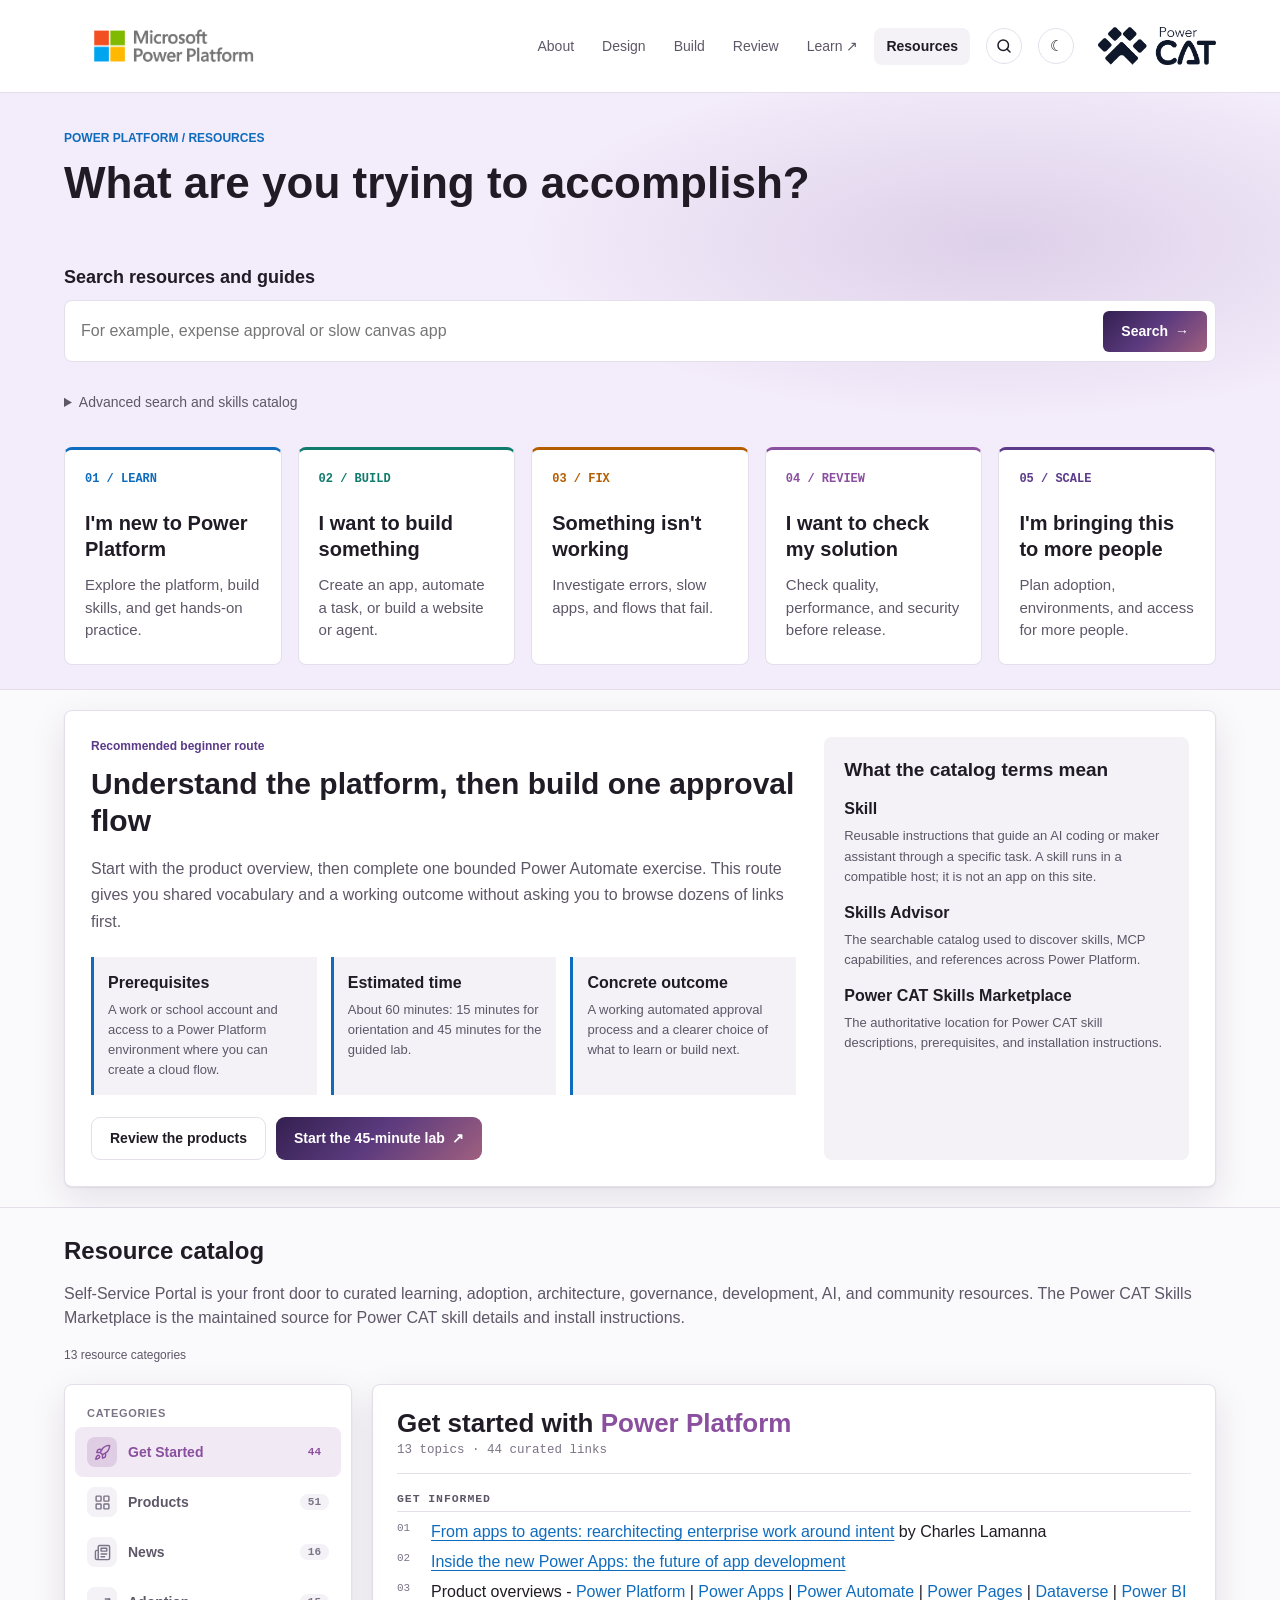
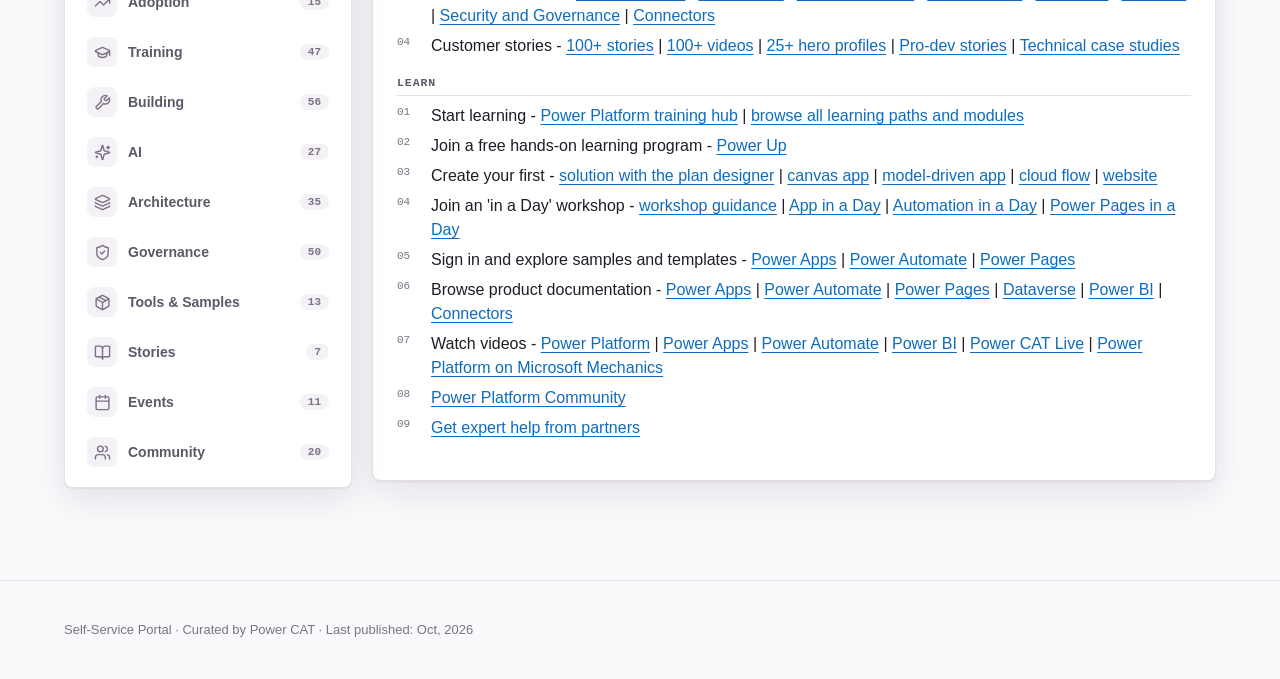
<file: ssp-search.html>
<!DOCTYPE html>
<html lang="en" data-theme="light">
<head>
  <meta charset="UTF-8">
  <meta name="viewport" content="width=device-width, initial-scale=1.0">
  <meta name="referrer" content="no-referrer">
	<title>Self-Service Portal - Resources</title>
  <script>
    (() => {
      let saved;
      try { saved = localStorage.getItem('sspTheme'); } catch {}
      document.documentElement.dataset.theme = new URLSearchParams(location.search).get('scoutTheme') || saved || (matchMedia('(prefers-color-scheme: dark)').matches ? 'dark' : 'light');
    })();
  </script>
	<link rel="stylesheet" href="assets/css/ssp-design.css?v=20261007-feedback-removal">
	<link rel="stylesheet" href="assets/css/header-brand.css?v=20261001-search-icon">
	<link rel="stylesheet" href="assets/css/ssp-search.css?v=20261006-filter-spacing">
	<script src="assets/js/ssp-search-engine.js?v=20260928-specific-review-links" defer></script>
	  <script src="assets/js/ssp-search-entry.js?v=20261006-footer-actions" defer></script>
		<script src="assets/js/ssp-search.js?v=20261006-accessibility" defer></script>
</head>
<body class="search-page">
  <header class="topbar">
    <div class="wrap row">
	<a class="logo" href="ssp-landing.html" aria-label="About Self-Service Portal">
        <img class="platform-logo" src="assets/img/ms-power-platform-logo-stacked-gray-rgb.png" alt="Microsoft Power Platform" width="220" height="92">
      </a>
      <nav class="main" id="siteNav" aria-label="Primary navigation">
        <a href="ssp-landing.html">About</a><a href="ssp-design.html">Design</a><a href="ssp-build.html">Build</a><a href="ssp-review.html">Review</a><a href="https://microsoft.github.io/apps-agents-workshop/labs/" target="ssp-learn" rel="noopener">Learn</a>
      </nav>
      <div class="spacer"></div>
      <button class="icon-btn menu-toggle" type="button" aria-label="Open navigation menu" aria-controls="siteNav" aria-expanded="false">&#9776;</button>
      <button class="icon-btn" id="themeBtn" type="button" aria-label="Toggle theme" title="Toggle theme">&#9790;</button>
      <picture class="powercat-logo header-powercat"><img class="logo-on-light" src="assets/img/power-cat-dark.png" alt="Power CAT" height="46"><img class="logo-on-dark" src="assets/img/power-cat-light.png" alt="" height="46"></picture>
    </div>
  </header>
  <main>
	<section class="scenario-entry" aria-labelledby="startHeading">
      <div class="wrap">
		<p class="search-eyebrow">Power Platform / Resources</p>
				<h1 id="startHeading" tabindex="-1">What are you trying to accomplish?</h1>
				<div id="goalChoices" class="journey-choices" aria-label="Choose your goal" hidden></div>
				<div id="journeyStep" class="journey-step" hidden>
					<p id="journeyContext" class="search-eyebrow"></p>
					<h2 id="journeyHeading" tabindex="-1"></h2>
					<p id="journeyIntro" class="journey-intro"></p>
					<div id="answerChoices" class="journey-paths"></div>
				</div>
				<noscript><p><a href="#get-started">New to Power Platform</a> &middot; <a href="ssp-design.html">Plan a solution</a> &middot; <a href="ssp-build.html">Build a solution</a> &middot; <a href="ssp-review.html">Review a solution</a></p></noscript>
			<section id="searchSection" class="secondary-search" aria-labelledby="searchHeading">
				<h2 id="searchHeading">Search resources and guides</h2>
        <form id="scenarioForm" class="scenario-form">
					<label class="sr-only" for="scenario">Search resources and guides</label>
					<input id="scenario" type="search" maxlength="1500" autocomplete="off" placeholder="For example, expense approval or slow canvas app">
		  <button class="btn" type="submit">Search <span aria-hidden="true">&rarr;</span></button>
        </form>
				<p id="searchNotice" class="search-note" role="status" hidden></p>
				<button id="retryIndex" class="btn ghost" type="button" hidden>Retry search</button>
				<details id="advancedSearch" class="advanced-search">
					<summary>Advanced search and skills catalog</summary>
					<div class="advanced-search-controls">
						<div class="search-filters">
							<label>Content type<select id="typeFilter"><option value="">All content</option><option>Skill</option><option>Migration track</option><option>MCP capability</option><option>Reference</option><option value="Guide">Self-Service Portal guide</option><option>Resource</option><option>Learning</option><option>Page</option></select></label>
							<label>Product<select id="productFilter"><option value="">Any product</option><option value="power apps">Power Apps</option><option value="canvas">Canvas apps</option><option value="model driven">Model-driven apps</option><option value="automate">Power Automate</option><option value="dataverse">Dataverse</option><option value="pages">Power Pages</option><option value="copilot">Copilot Studio</option><option value="power bi">Power BI</option></select></label>
						</div>
						<button id="browseSkills" class="btn ghost" type="button">Browse all skills and migration tracks</button>
					</div>
				</details>
      </section>
      <section id="searchResults" class="search-results" aria-labelledby="resultsHeading" hidden>
        <div class="results-heading"><div><h2 id="resultsHeading" tabindex="-1">Results across the site</h2><p id="resultSummary" role="status" aria-live="polite"></p></div><button id="resetSearch" class="clear-filter" type="button">Clear search</button></div>
				<p id="searchClarify" class="search-note" hidden>No matching resource yet. <a href="#startHeading" id="chooseGoal">Choose what you want to do</a> or simplify the search.</p>
        <div id="resultList"></div>
		<div id="emptyResults" class="empty-results" hidden><h3>No close matches</h3><p>Try a product name or the main task, or broaden the filters.</p><a href="#resources">Browse the resource catalog &rarr;</a></div>
        <button id="moreResults" class="btn ghost" type="button" hidden>Show more results</button>
      </section>
      <section id="guidance" class="guidance" aria-labelledby="guidanceTitle" hidden>
		<div class="guidance-intro"><p class="search-eyebrow">Related guidance</p><h2 id="guidanceTitle" tabindex="-1"></h2><p id="guidanceWhy"></p></div>
        <ol id="guidanceSteps" class="guidance-steps"></ol>
      </section>
      <noscript><p>Search needs JavaScript. <a href="#resources">Browse the resource catalog below</a>.</p></noscript>
				</div>
				</section>
				<section id="beginner-route" class="beginner-route" aria-labelledby="beginnerRouteHeading">
					<div class="wrap">
						<div class="beginner-route-card">
							<div>
								<p class="search-eyebrow">Recommended beginner route</p>
								<h2 id="beginnerRouteHeading">Understand the platform, then build one approval flow</h2>
								<p>Start with the product overview, then complete one bounded Power Automate exercise. This route gives you shared vocabulary and a working outcome without asking you to browse dozens of links first.</p>
								<dl class="beginner-facts">
									<div><dt>Prerequisites</dt><dd>A work or school account and access to a Power Platform environment where you can create a cloud flow.</dd></div>
									<div><dt>Estimated time</dt><dd>About 60 minutes: 15 minutes for orientation and 45 minutes for the guided lab.</dd></div>
									<div><dt>Concrete outcome</dt><dd>A working automated approval process and a clearer choice of what to learn or build next.</dd></div>
								</dl>
								<div class="beginner-actions">
									<a class="btn ghost" href="#products">Review the products</a>
									<a class="btn" href="https://microsoft.github.io/apps-agents-workshop/labs/lab.html?path=automation-01-cloud-flow%2F01-cloud-flow.md&amp;branch=main" target="_blank" rel="noopener" data-preview-title="Automation: Cloud Flow (Foundations)" data-preview-summary="Build an automated approval process using a Power Automate cloud flow in this 45-minute foundation lab." data-preview-reason="This focused lab is the hands-on outcome for the recommended beginner route.">Start the 45-minute lab <span aria-hidden="true">&nearr;</span></a>
								</div>
							</div>
							<aside class="catalog-glossary" aria-labelledby="catalogTermsHeading">
								<h3 id="catalogTermsHeading">What the catalog terms mean</h3>
								<dl>
									<dt>Skill</dt><dd>Reusable instructions that guide an AI coding or maker assistant through a specific task. A skill runs in a compatible host; it is not an app on this site.</dd>
									<dt>Skills Advisor</dt><dd>The searchable catalog used to discover skills, MCP capabilities, and references across Power Platform.</dd>
									<dt>Power CAT Skills Marketplace</dt><dd>The authoritative location for Power CAT skill descriptions, prerequisites, and installation instructions.</dd>
								</dl>
							</aside>
						</div>
					</div>
				</section>
				<div class="resource-band">
				<div class="wrap search-workspace">
      <section id="resources" class="resource-catalog" aria-labelledby="resourcesHeading">
        <h2 id="resourcesHeading">Resource catalog</h2>
        <p>Self-Service Portal is your front door to curated learning, adoption, architecture, governance, development, AI, and community resources. The Power CAT Skills Marketplace is the maintained source for Power CAT skill details and install instructions.</p>
        <p id="resourceStatus" class="search-note" role="status" aria-live="polite"></p>
        <div class="resource-layout">
          <aside class="rail" id="resourceRail" hidden role="group" aria-label="Resource categories">
    <div class="rail-title">Categories</div>
      <button class="cat-link active" data-target="get-started" type="button" aria-pressed="true"><span class="cat-ic"><svg viewBox="0 0 24 24" fill="none" stroke="currentColor" stroke-width="2" stroke-linecap="round" stroke-linejoin="round" aria-hidden="true"><path d="M4.5 16.5c-1.5 1.26-2 5-2 5s3.74-.5 5-2c.71-.84.7-2.13-.09-2.91a2.18 2.18 0 0 0-2.91-.09z"/><path d="m12 15-3-3a22 22 0 0 1 2-3.95A12.88 12.88 0 0 1 22 2c0 2.72-.78 7.5-6 11a22.35 22.35 0 0 1-4 2z"/><path d="M9 12H4s.55-3.03 2-4c1.62-1.08 5 0 5 0"/><path d="M12 15v5s3.03-.55 4-2c1.08-1.62 0-5 0-5"/></svg></span><span class="cat-txt">Get Started</span><span class="cat-count">44</span></button>
      <button class="cat-link" data-target="products" type="button" aria-pressed="false"><span class="cat-ic"><svg viewBox="0 0 24 24" fill="none" stroke="currentColor" stroke-width="2" stroke-linecap="round" stroke-linejoin="round" aria-hidden="true"><rect width="7" height="7" x="3" y="3" rx="1"/><rect width="7" height="7" x="14" y="3" rx="1"/><rect width="7" height="7" x="3" y="14" rx="1"/><rect width="7" height="7" x="14" y="14" rx="1"/></svg></span><span class="cat-txt">Products</span><span class="cat-count">51</span></button>
      <button class="cat-link" data-target="news" type="button" aria-pressed="false"><span class="cat-ic"><svg viewBox="0 0 24 24" fill="none" stroke="currentColor" stroke-width="2" stroke-linecap="round" stroke-linejoin="round" aria-hidden="true"><path d="M4 22h16a2 2 0 0 0 2-2V4a2 2 0 0 0-2-2H8a2 2 0 0 0-2 2v16a2 2 0 0 1-2 2Zm0 0a2 2 0 0 1-2-2v-9c0-1.1.9-2 2-2h2"/><path d="M18 14h-8"/><path d="M15 18h-5"/><path d="M10 6h8v4h-8V6Z"/></svg></span><span class="cat-txt">News</span><span class="cat-count">16</span></button>
      <button class="cat-link" data-target="adoption" type="button" aria-pressed="false"><span class="cat-ic"><svg viewBox="0 0 24 24" fill="none" stroke="currentColor" stroke-width="2" stroke-linecap="round" stroke-linejoin="round" aria-hidden="true"><polyline points="22 7 13.5 15.5 8.5 10.5 2 17"/><polyline points="16 7 22 7 22 13"/></svg></span><span class="cat-txt">Adoption</span><span class="cat-count">15</span></button>
      <button class="cat-link" data-target="training" type="button" aria-pressed="false"><span class="cat-ic"><svg viewBox="0 0 24 24" fill="none" stroke="currentColor" stroke-width="2" stroke-linecap="round" stroke-linejoin="round" aria-hidden="true"><path d="M21.42 10.922a1 1 0 0 0-.019-1.838L12.83 5.18a2 2 0 0 0-1.66 0L2.6 9.08a1 1 0 0 0 0 1.832l8.57 3.908a2 2 0 0 0 1.66 0z"/><path d="M22 10v6"/><path d="M6 12.5V16a6 3 0 0 0 12 0v-3.5"/></svg></span><span class="cat-txt">Training</span><span class="cat-count">47</span></button>
      <button class="cat-link" data-target="building" type="button" aria-pressed="false"><span class="cat-ic"><svg viewBox="0 0 24 24" fill="none" stroke="currentColor" stroke-width="2" stroke-linecap="round" stroke-linejoin="round" aria-hidden="true"><path d="M14.7 6.3a1 1 0 0 0 0 1.4l1.6 1.6a1 1 0 0 0 1.4 0l3.77-3.77a6 6 0 0 1-7.94 7.94l-6.91 6.91a2.12 2.12 0 0 1-3-3l6.91-6.91a6 6 0 0 1 7.94-7.94l-3.76 3.76z"/></svg></span><span class="cat-txt">Building</span><span class="cat-count">56</span></button>
      <button class="cat-link" data-target="ai-copilot" type="button" aria-pressed="false"><span class="cat-ic"><svg viewBox="0 0 24 24" fill="none" stroke="currentColor" stroke-width="2" stroke-linecap="round" stroke-linejoin="round" aria-hidden="true"><path d="M9.937 15.5A2 2 0 0 0 8.5 14.063l-6.135-1.582a.5.5 0 0 1 0-.962L8.5 9.936A2 2 0 0 0 9.937 8.5l1.582-6.135a.5.5 0 0 1 .963 0L14.063 8.5A2 2 0 0 0 15.5 9.937l6.135 1.581a.5.5 0 0 1 0 .964L15.5 14.063a2 2 0 0 0-1.437 1.437l-1.582 6.135a.5.5 0 0 1-.963 0z"/><path d="M20 3v4"/><path d="M22 5h-4"/><path d="M4 17v2"/><path d="M5 18H3"/></svg></span><span class="cat-txt">AI</span><span class="cat-count">27</span></button>
      <button class="cat-link" data-target="architecture-guidance" type="button" aria-pressed="false"><span class="cat-ic"><svg viewBox="0 0 24 24" fill="none" stroke="currentColor" stroke-width="2" stroke-linecap="round" stroke-linejoin="round" aria-hidden="true"><path d="M12.83 2.18a2 2 0 0 0-1.66 0L2.6 6.08a1 1 0 0 0 0 1.83l8.58 3.91a2 2 0 0 0 1.66 0l8.58-3.9a1 1 0 0 0 0-1.83z"/><path d="M2 12a1 1 0 0 0 .58.91l8.6 3.91a2 2 0 0 0 1.65 0l8.58-3.9A1 1 0 0 0 22 12"/><path d="M2 17a1 1 0 0 0 .58.91l8.6 3.91a2 2 0 0 0 1.65 0l8.58-3.9A1 1 0 0 0 22 17"/></svg></span><span class="cat-txt">Architecture</span><span class="cat-count">35</span></button>
      <button class="cat-link" data-target="governance" type="button" aria-pressed="false"><span class="cat-ic"><svg viewBox="0 0 24 24" fill="none" stroke="currentColor" stroke-width="2" stroke-linecap="round" stroke-linejoin="round" aria-hidden="true"><path d="M20 13c0 5-3.5 7.5-7.66 8.95a1 1 0 0 1-.67-.01C7.5 20.5 4 18 4 13V6a1 1 0 0 1 1-1c2 0 4.5-1.2 6.24-2.72a1.17 1.17 0 0 1 1.52 0C14.51 3.81 17 5 19 5a1 1 0 0 1 1 1z"/><path d="m9 12 2 2 4-4"/></svg></span><span class="cat-txt">Governance</span><span class="cat-count">50</span></button>
      <button class="cat-link" data-target="tools-samples" type="button" aria-pressed="false"><span class="cat-ic"><svg viewBox="0 0 24 24" fill="none" stroke="currentColor" stroke-width="2" stroke-linecap="round" stroke-linejoin="round" aria-hidden="true"><path d="M11 21.73a2 2 0 0 0 2 0l7-4A2 2 0 0 0 21 16V8a2 2 0 0 0-1-1.73l-7-4a2 2 0 0 0-2 0l-7 4A2 2 0 0 0 3 8v8a2 2 0 0 0 1 1.73z"/><path d="M12 22V12"/><polyline points="3.29 7 12 12 20.71 7"/><path d="m7.5 4.27 9 5.15"/></svg></span><span class="cat-txt">Tools & Samples</span><span class="cat-count">13</span></button>
      <button class="cat-link" data-target="stories" type="button" aria-pressed="false"><span class="cat-ic"><svg viewBox="0 0 24 24" fill="none" stroke="currentColor" stroke-width="2" stroke-linecap="round" stroke-linejoin="round" aria-hidden="true"><path d="M12 7v14"/><path d="M3 18a1 1 0 0 1-1-1V4a1 1 0 0 1 1-1h5a4 4 0 0 1 4 4 4 4 0 0 1 4-4h5a1 1 0 0 1 1 1v13a1 1 0 0 1-1 1h-6a3 3 0 0 0-3 3 3 3 0 0 0-3-3z"/></svg></span><span class="cat-txt">Stories</span><span class="cat-count">7</span></button>
      <button class="cat-link" data-target="events" type="button" aria-pressed="false"><span class="cat-ic"><svg viewBox="0 0 24 24" fill="none" stroke="currentColor" stroke-width="2" stroke-linecap="round" stroke-linejoin="round" aria-hidden="true"><path d="M8 2v4"/><path d="M16 2v4"/><rect width="18" height="18" x="3" y="4" rx="2"/><path d="M3 10h18"/></svg></span><span class="cat-txt">Events</span><span class="cat-count">11</span></button>
      <button class="cat-link" data-target="community" type="button" aria-pressed="false"><span class="cat-ic"><svg viewBox="0 0 24 24" fill="none" stroke="currentColor" stroke-width="2" stroke-linecap="round" stroke-linejoin="round" aria-hidden="true"><path d="M16 21v-2a4 4 0 0 0-4-4H6a4 4 0 0 0-4 4v2"/><circle cx="9" cy="7" r="4"/><path d="M22 21v-2a4 4 0 0 0-3-3.87"/><path d="M16 3.13a4 4 0 0 1 0 7.75"/></svg></span><span class="cat-txt">Community</span><span class="cat-count">20</span></button>
  </aside>
          <div id="resourceCategories" class="content">
<article class="panel active" id="get-started" aria-labelledby="resource-heading-get-started">
				<header class="panel-head"><h2 id="resource-heading-get-started">Get started with <b>Power Platform</b></h2><p class="panel-sub">13 topics · 44 curated links</p></header>
        <div class="panel-body"><ul>
					<h3 class="resource-group-title">Get informed</h3>
					<li><a href="https://www.microsoft.com/power-platform/blog/2026/03/12/from-apps-to-agents-rearchitecting-enterprise-work-around-intent/" target="_blank" rel="noopener">From apps to agents: rearchitecting enterprise work around intent</a> by Charles Lamanna</li>
					<li><a href="https://www.microsoft.com/power-platform/blog/2025/11/18/inside-the-new-power-apps-the-future-of-app-development/" target="_blank" rel="noopener">Inside the new Power Apps: the future of app development</a></li>
					<li>Product overviews - <a href="https://powerplatform.com" target="_blank" rel="noopener">Power Platform</a> | <a href="https://powerapps.com" target="_blank" rel="noopener">Power Apps</a> | <a href="https://www.microsoft.com/power-platform/products/power-automate" target="_blank" rel="noopener">Power Automate</a> | <a href="https://www.microsoft.com/power-platform/products/power-pages/" target="_blank" rel="noopener">Power Pages</a> | <a href="https://aka.ms/Dataverse" target="_blank" rel="noopener">Dataverse</a> | <a href="https://powerbi.com" target="_blank" rel="noopener">Power BI</a> | <a href="https://powerplatform.microsoft.com/trusted-cloud/" target="_blank" rel="noopener">Security and Governance</a> | <a href="https://powerplatform.microsoft.com/connectors/" target="_blank" rel="noopener">Connectors</a></li>
					<li>Customer stories - <a href="https://aka.ms/PowerPlatformStories" target="_blank" rel="noopener">100+ stories</a> | <a href="https://aka.ms/PowerPlatformVideos" target="_blank" rel="noopener">100+ videos</a> | <a href="https://aka.ms/PowerChamps" target="_blank" rel="noopener">25+ hero profiles</a> | <a href="https://aka.ms/PowerForPros" target="_blank" rel="noopener">Pro-dev stories</a> | <a href="https://learn.microsoft.com/power-platform/guidance/case-studies/" target="_blank" rel="noopener">Technical case studies</a></li>
				</ul>
				<ul>
					<h3 class="resource-group-title">Learn</h3>
					<li>Start learning - <a href="https://learn.microsoft.com/training/powerplatform/" target="_blank" rel="noopener">Power Platform training hub</a> | <a href="https://learn.microsoft.com/training/browse/?products=power-platform" target="_blank" rel="noopener">browse all learning paths and modules</a></li>
					<li>Join a free hands-on learning program - <a href="https://powerup.microsoft.com/" target="_blank" rel="noopener">Power Up</a></li>
					<li>Create your first - <a href="https://learn.microsoft.com/power-apps/maker/plan-designer/create-plan" target="_blank" rel="noopener">solution with the plan designer</a> | <a href="https://learn.microsoft.com/training/paths/create-powerapps/" target="_blank" rel="noopener">canvas app</a> | <a href="https://learn.microsoft.com/power-apps/maker/model-driven-apps/model-driven-app-overview" target="_blank" rel="noopener">model-driven app</a> | <a href="https://learn.microsoft.com/power-automate/getting-started" target="_blank" rel="noopener">cloud flow</a> | <a href="https://learn.microsoft.com/power-pages/getting-started/create-manage" target="_blank" rel="noopener">website</a></li>
					<li>Join an 'in a Day' workshop - <a href="https://learn.microsoft.com/power-platform/guidance/adoption/in-a-day" target="_blank" rel="noopener">workshop guidance</a> | <a href="https://aka.ms/appinaday" target="_blank" rel="noopener">App in a Day</a> | <a href="https://aka.ms/RPAInADay" target="_blank" rel="noopener">Automation in a Day</a> | <a href="https://aka.ms/PowerPagesInADay" target="_blank" rel="noopener">Power Pages in a Day</a></li>
					<li>Sign in and explore samples and templates - <a href="https://make.powerapps.com" target="_blank" rel="noopener">Power Apps</a> | <a href="https://make.powerautomate.com" target="_blank" rel="noopener">Power Automate</a> | <a href="https://make.powerpages.microsoft.com" target="_blank" rel="noopener">Power Pages</a></li>
					<li>Browse product documentation - <a href="https://learn.microsoft.com/power-apps/" target="_blank" rel="noopener">Power Apps</a> | <a href="https://learn.microsoft.com/power-automate/" target="_blank" rel="noopener">Power Automate</a> | <a href="https://learn.microsoft.com/power-pages/" target="_blank" rel="noopener">Power Pages</a> | <a href="https://learn.microsoft.com/power-apps/maker/data-platform/data-platform-intro" target="_blank" rel="noopener">Dataverse</a> | <a href="https://learn.microsoft.com/power-bi/" target="_blank" rel="noopener">Power BI</a> | <a href="https://learn.microsoft.com/connectors/" target="_blank" rel="noopener">Connectors</a></li>
					<li>Watch videos - <a href="https://www.youtube.com/@MSPowerPlatform" target="_blank" rel="noopener">Power Platform</a> | <a href="https://www.youtube.com/@MicrosoftPowerApps" target="_blank" rel="noopener">Power Apps</a> | <a href="https://www.youtube.com/@MicrosoftPowerAutomate" target="_blank" rel="noopener">Power Automate</a> | <a href="https://www.youtube.com/user/mspowerbi" target="_blank" rel="noopener">Power BI</a> | <a href="https://aka.ms/powercatlive" target="_blank" rel="noopener">Power CAT Live</a> | <a href="https://www.youtube.com/playlist?list=PLXtHYVsvn_b9MQ5eu2zb9ZYNLnDWsYAeL" target="_blank" rel="noopener">Power Platform on Microsoft Mechanics</a></li>
					<li><a href="https://community.powerplatform.com/" target="_blank" rel="noopener">Power Platform Community</a></li>
					<li><a href="https://www.microsoft.com/power-platform/products/power-apps/partners" target="_blank" rel="noopener">Get expert help from partners</a></li>
				</ul></div>
      </article>
<article class="panel" id="products" aria-labelledby="resource-heading-products">
        <header class="panel-head"><h2 id="resource-heading-products">Explore <b>Power Platform products</b></h2><p class="panel-sub">51 curated links</p></header>
        <div class="panel-body"><h3 class="resource-group-title">Power Apps</h3>
				<ul>
					<li><a href="https://powerapps.microsoft.com/" target="_blank" rel="noopener">Website</a> | <a href="https://www.microsoft.com/power-platform/blog/power-apps/" target="_blank" rel="noopener">Blog</a> | <a href="https://learn.microsoft.com/power-apps/" target="_blank" rel="noopener">Documentation</a> | <a href="https://community.powerplatform.com/forums/thread/?groupid=b5652dc6-2c99-4e33-8b6f-45be4a896a40" target="_blank" rel="noopener">Community</a> | <a href="https://aka.ms/powerapps-ideas" target="_blank" rel="noopener">Suggest Ideas</a></li>
					<li><a href="https://learn.microsoft.com/power-apps/whats-new" target="_blank" rel="noopener">What's new in Power Apps</a></li>
					<li>The new Power Apps (vibe coding) - <a href="https://vibe.powerapps.com" target="_blank" rel="noopener">vibe.powerapps.com</a> | <a href="https://learn.microsoft.com/power-apps/vibe/overview" target="_blank" rel="noopener">documentation</a></li>
					<li>Canvas apps - <a href="https://learn.microsoft.com/power-apps/maker/canvas-apps/getting-started" target="_blank" rel="noopener">complete guide to building canvas apps</a></li>
					<li>Model-driven apps - <a href="https://learn.microsoft.com/power-apps/maker/model-driven-apps/model-driven-app-overview" target="_blank" rel="noopener">overview</a> | <a href="https://learn.microsoft.com/power-apps/maker/model-driven-apps/model-app-page-overview" target="_blank" rel="noopener">custom pages</a></li>
					<li><a href="https://www.microsoft.com/power-platform/products/power-apps/pricing" target="_blank" rel="noopener">Licensing and pricing</a></li>
					<li>Support - <a href="https://learn.microsoft.com/troubleshoot/power-platform/power-apps/create-and-use-apps/common-issues-and-resolutions" target="_blank" rel="noopener">common issues and resolutions</a> | <a href="https://www.microsoft.com/power-platform/products/power-apps/support" target="_blank" rel="noopener">create a support ticket</a></li>
				</ul>
				<h3 class="resource-group-title">Power Automate</h3>
				<ul>
					<li><a href="https://make.powerautomate.com/" target="_blank" rel="noopener">Website</a> | <a href="https://techcommunity.microsoft.com/t5/power-automate-blog/bg-p/PowerAutomate" target="_blank" rel="noopener">Blog</a> | <a href="https://learn.microsoft.com/power-automate/" target="_blank" rel="noopener">Documentation</a> | <a href="https://community.powerplatform.com/forums/thread/?groupid=46ce02a3-e1a7-4176-81fc-d93a4001d287" target="_blank" rel="noopener">Community</a> | <a href="https://aka.ms/msflow-ideas" target="_blank" rel="noopener">Suggest Ideas</a></li>
					<li><a href="https://learn.microsoft.com/power-automate/whats-new" target="_blank" rel="noopener">What's new in Power Automate</a></li>
					<li>Flow types - <a href="https://learn.microsoft.com/power-automate/flow-types" target="_blank" rel="noopener">cloud, desktop, and generative flows</a> | <a href="https://learn.microsoft.com/power-automate/overview-cloud" target="_blank" rel="noopener">cloud flows overview</a> | <a href="https://learn.microsoft.com/power-automate/desktop-flows/introduction" target="_blank" rel="noopener">desktop flows and RPA</a></li>
					<li><a href="https://www.microsoft.com/power-platform/products/power-automate/pricing" target="_blank" rel="noopener">Licensing and pricing</a></li>
					<li><a href="https://www.microsoft.com/power-platform/products/power-automate/support" target="_blank" rel="noopener">Support</a></li>
				</ul>
				<h3 class="resource-group-title">Power Pages</h3>
				<ul>
					<li><a href="https://www.microsoft.com/power-platform/products/power-pages/" target="_blank" rel="noopener">Website</a> | <a href="https://learn.microsoft.com/power-pages/introduction" target="_blank" rel="noopener">Documentation</a> | <a href="https://community.powerplatform.com/forums/thread/?groupid=5499ddd0-dd7f-4c63-97e9-b2bba866b08f" target="_blank" rel="noopener">Community</a> | <a href="https://aka.ms/MPP_Ideas" target="_blank" rel="noopener">Suggest Ideas</a></li>
					<li>Get started - <a href="https://learn.microsoft.com/power-pages/getting-started/tutorial-overview" target="_blank" rel="noopener">tutorials</a> | <a href="https://learn.microsoft.com/power-pages/templates/" target="_blank" rel="noopener">site templates</a> | <a href="https://make.powerpages.microsoft.com/" target="_blank" rel="noopener">design studio</a></li>
					<li>Learning paths - <a href="https://learn.microsoft.com/training/paths/power-pages-get-started/" target="_blank" rel="noopener">get started with Power Pages</a> | <a href="https://learn.microsoft.com/training/paths/extend-power-pages/" target="_blank" rel="noopener">extend Power Pages</a></li>
					<li><a href="https://www.microsoft.com/power-platform/products/power-pages/support" target="_blank" rel="noopener">Support</a></li>
				</ul>
				<h3 class="resource-group-title">Microsoft Dataverse</h3>
				<ul>
					<li><a href="https://aka.ms/Dataverse" target="_blank" rel="noopener">Website</a> | <a href="https://learn.microsoft.com/power-apps/maker/data-platform/data-platform-intro" target="_blank" rel="noopener">Documentation</a> | <a href="https://learn.microsoft.com/power-apps/developer/data-platform/overview" target="_blank" rel="noopener">Developer guide</a></li>
					<li>Build your data model - <a href="https://learn.microsoft.com/power-apps/maker/data-platform/create-edit-entities-portal" target="_blank" rel="noopener">create and edit tables</a> | <a href="https://learn.microsoft.com/power-apps/maker/data-platform/data-platform-create-business-rule" target="_blank" rel="noopener">business rules</a> | <a href="https://learn.microsoft.com/power-apps/maker/data-platform/create-edit-virtual-entities" target="_blank" rel="noopener">virtual tables</a> | <a href="https://learn.microsoft.com/power-apps/maker/data-platform/create-edit-elastic-tables" target="_blank" rel="noopener">elastic tables</a></li>
					<li><a href="https://learn.microsoft.com/power-apps/teams/overview-data-platform" target="_blank" rel="noopener">Dataverse for Teams</a></li>
					<li><a href="https://learn.microsoft.com/power-platform/admin/capacity-storage" target="_blank" rel="noopener">Capacity and storage</a></li>
				</ul>
				<h3 class="resource-group-title">Power BI</h3>
				<ul>
					<li><a href="https://powerbi.com" target="_blank" rel="noopener">Website</a> | <a href="https://powerbi.microsoft.com/blog/" target="_blank" rel="noopener">Blog</a> | <a href="https://learn.microsoft.com/power-bi/" target="_blank" rel="noopener">Documentation</a> | <a href="https://community.powerbi.com/" target="_blank" rel="noopener">Community</a></li>
					<li><a href="https://powerbi.microsoft.com/roadmap/" target="_blank" rel="noopener">Product updates</a></li>
					<li><a href="https://www.youtube.com/user/mspowerbi" target="_blank" rel="noopener">YouTube channel</a></li>
					<li><a href="https://powerbi.microsoft.com/pricing/" target="_blank" rel="noopener">Licensing and pricing</a></li>
				</ul></div>
      </article>
<article class="panel" id="news" aria-labelledby="resource-heading-news">
        <header class="panel-head"><h2 id="resource-heading-news">Stay <b>up to date</b> on news and features</h2><p class="panel-sub">16 curated links</p></header>
        <div class="panel-body">
<!-- BEGIN GENERATED LATEST NEWS -->
        <h3 class="resource-group-title" id="latest-news-heading">Latest from Microsoft Power Platform</h3>
        <ul aria-labelledby="latest-news-heading">
          <li><a href="https://www.microsoft.com/power-platform/blog/power-pages/discover-and-review-power-pages-sites-with-power-platform-inventory-public-preview/" target="_blank" rel="noopener">Discover and review Power Pages sites with Power Platform inventory (public preview)</a> — published <time datetime="2026-11-20">20 November 2026</time></li>
          <li><a href="https://www.microsoft.com/power-platform/blog/2026/11/11/act-faster-hourly-alerts-for-your-critical-flows-apps-and-agents/" target="_blank" rel="noopener">Act faster: hourly alerts for your critical flows, apps, and agents</a> — published <time datetime="2026-11-11">11 November 2026</time></li>
          <li><a href="https://www.microsoft.com/power-platform/blog/power-apps/whats-new-in-power-platform-october-2026-feature-update/" target="_blank" rel="noopener">What’s new in Power Platform: October/November 2026 feature update</a> — published <time datetime="2026-11-10">10 November 2026</time></li>
        </ul>
<!-- END GENERATED LATEST NEWS -->
        <h3 class="resource-group-title">Release planning and product updates</h3>
        <ul>
					<li>Latest shipped features - <a href="https://aka.ms/PAWeeklyReleaseNotes" target="_blank" rel="noopener">Power Apps released versions</a> | <a href="https://learn.microsoft.com/power-platform/released-versions/power-automate" target="_blank" rel="noopener">Power Automate released versions</a></li>
					<li>What's new - <a href="https://learn.microsoft.com/power-apps/whats-new" target="_blank" rel="noopener">Power Apps</a> | <a href="https://learn.microsoft.com/power-automate/whats-new" target="_blank" rel="noopener">Power Automate</a></li>
					<li>Release plans - <a href="https://learn.microsoft.com/power-platform/release-plan/2026wave1/" target="_blank" rel="noopener">2026 Wave 1</a> | <a href="https://aka.ms/PowerPlatformReleasePlanner" target="_blank" rel="noopener">Release Planner</a></li>
					<li>2026 Wave 1 by product - <a href="https://learn.microsoft.com/power-platform/release-plan/2026wave1/power-apps/" target="_blank" rel="noopener">Power Apps</a> | <a href="https://learn.microsoft.com/power-platform/release-plan/2026wave1/power-automate/" target="_blank" rel="noopener">Power Automate</a> | <a href="https://learn.microsoft.com/power-platform/release-plan/2026wave1/power-pages/" target="_blank" rel="noopener">Power Pages</a> | <a href="https://learn.microsoft.com/power-platform/release-plan/2026wave1/data-platform/" target="_blank" rel="noopener">Dataverse</a> | <a href="https://learn.microsoft.com/power-platform/release-plan/2026wave1/power-platform-governance-administration/" target="_blank" rel="noopener">Governance and administration</a></li>
					<li>Important changes and deprecations - <a href="https://learn.microsoft.com/power-platform/important-changes-coming" target="_blank" rel="noopener">Power Platform</a> | <a href="https://learn.microsoft.com/power-apps/maker/canvas-apps/important-changes-deprecations" target="_blank" rel="noopener">canvas apps</a></li>
				</ul></div>
      </article>
<article class="panel" id="adoption" aria-labelledby="resource-heading-adoption">
        <header class="panel-head"><h2 id="resource-heading-adoption">Drive successful <b>adoption</b></h2><p class="panel-sub">15 curated links</p></header>
        <div class="panel-body"><ul>
					<li><a href="https://adoption.microsoft.com/powerplatform" target="_blank" rel="noopener">Power Platform Adoption</a> | <a href="https://aka.ms/powerplatformadoptionworkbook" target="_blank" rel="noopener">workbook (PPT)</a> | <a href="https://learn.microsoft.com/power-platform/guidance/adoption/methodology" target="_blank" rel="noopener">adoption methodology</a> | <a href="https://learn.microsoft.com/power-platform/guidance/adoption/maturity-model" target="_blank" rel="noopener">maturity model</a></li>
					<li><a href="https://learn.microsoft.com/assessments/3c62fd23-9d36-491c-8941-26d5553365f8/" target="_blank" rel="noopener">Adoption assessment</a> | <a href="https://aka.ms/pasolutionreview" target="_blank" rel="noopener">Power Platform Solution Assessment</a></li>
					<li>Patterns of Value - <a href="https://adoption.microsoft.com/customer-hub/patterns-of-value-power-platform/" target="_blank" rel="noopener">webinar series</a></li>
					<li>Run your own enablement events - <a href="https://learn.microsoft.com/power-platform/guidance/adoption/in-a-day" target="_blank" rel="noopener">'in a Day' workshop guidance</a></li>
					<li>Guidance and best practices - <a href="https://aka.ms/PowerPlatformGuidance" target="_blank" rel="noopener">Power Platform guidance</a> | <a href="https://learn.microsoft.com/power-apps/guidance/" target="_blank" rel="noopener">Power Apps guidance</a> | <a href="https://learn.microsoft.com/power-automate/guidance/" target="_blank" rel="noopener">Power Automate guidance</a> | <a href="https://learn.microsoft.com/power-pages/guidance/" target="_blank" rel="noopener">Power Pages guidance</a> | <a href="https://aka.ms/pparchseries" target="_blank" rel="noopener">architecture video series</a></li>
					<li>Architecture - <a href="https://aka.ms/powerarchitecture" target="_blank" rel="noopener">Guidance for architecting solutions</a> | <a href="https://aka.ms/powa" target="_blank" rel="noopener">Design and build well-architected workloads</a></li>
				</ul></div>
      </article>
<article class="panel" id="training" aria-labelledby="resource-heading-training">
        <header class="panel-head"><h2 id="resource-heading-training">Build skills with <b>training and certification</b></h2><p class="panel-sub">47 curated links</p></header>
        <div class="panel-body"><h3 class="resource-group-title">Microsoft certifications</h3>
				<ul>
					<li><a href="https://learn.microsoft.com/credentials/browse/?products=power-platform" target="_blank" rel="noopener">Browse Power Platform credentials</a></li>
					<li>Active certifications - <a href="https://learn.microsoft.com/credentials/certifications/power-platform-fundamentals/" target="_blank" rel="noopener">PL-900 Fundamentals</a> | <a href="https://learn.microsoft.com/credentials/certifications/power-platform-functional-consultant-associate/" target="_blank" rel="noopener">PL-200 Functional Consultant</a> | <a href="https://learn.microsoft.com/credentials/certifications/power-platform-developer-associate/" target="_blank" rel="noopener">PL-400 Developer</a></li>
					<li>Applied Skills - <a href="https://learn.microsoft.com/credentials/applied-skills/create-manage-canvas-apps-power-apps/" target="_blank" rel="noopener">Create and manage canvas apps with Power Apps</a> | <a href="https://learn.microsoft.com/credentials/applied-skills/create-and-manage-automated-processes-with-power-automate/" target="_blank" rel="noopener">Create and manage automated processes by using Power Automate</a></li>
				</ul>
				<h3 class="resource-group-title">Microsoft Learn training</h3>
				<ul>
					<li><a href="https://learn.microsoft.com/training/powerplatform/" target="_blank" rel="noopener">Power Platform training hub</a> | <a href="https://learn.microsoft.com/training/browse/?products=power-platform" target="_blank" rel="noopener">browse all paths and modules</a></li>
					<li>Learning paths - <a href="https://learn.microsoft.com/training/paths/describe-business-value-microsoft-power-platform/" target="_blank" rel="noopener">business value of Power Platform</a> | <a href="https://learn.microsoft.com/training/paths/create-powerapps/" target="_blank" rel="noopener">create a canvas app</a> | <a href="https://learn.microsoft.com/training/paths/power-pages-get-started/" target="_blank" rel="noopener">get started with Power Pages</a></li>
					<li>Online workshops - <a href="https://aka.ms/appinaday" target="_blank" rel="noopener">App in a Day</a> | <a href="https://aka.ms/RPAInADay" target="_blank" rel="noopener">Automation in a Day</a> | <a href="https://aka.ms/PowerPagesInADay" target="_blank" rel="noopener">Power Pages in a Day</a></li>
					<li><a href="https://powerup.microsoft.com/" target="_blank" rel="noopener">Power Up Program</a> - free reskilling program for career changers</li>
				</ul>
				<h3 class="resource-group-title">Online learning</h3>
				<ul>
					<li>Pluralsight - <a href="https://www.pluralsight.com/paths/microsoft-power-platform-fundamentals-pl-900" target="_blank" rel="noopener">Microsoft Power Platform Fundamentals</a></li>
					<li>LinkedIn Learning - <a href="https://www.linkedin.com/learning/search?keywords=microsoft%20power%20platform" target="_blank" rel="noopener">Power Platform classes</a></li>
					<li>Udemy - <a href="https://www.udemy.com/courses/search/?src=ukw&amp;q=power+platform" target="_blank" rel="noopener">Power Platform classes</a> | <a href="https://www.udemy.com/courses/search/?src=ukw&amp;q=power+apps" target="_blank" rel="noopener">Power Apps</a> | <a href="https://www.udemy.com/courses/search/?src=ukw&amp;q=power+automate" target="_blank" rel="noopener">Power Automate</a></li>
					<li>Power Platform Academy by Rory Neary - <a href="https://www.powerplatformlearn.academy/" target="_blank" rel="noopener">free courses</a></li>
				</ul>
				<h3 class="resource-group-title">Community YouTube channels</h3>
				<ul>
					<li>Power Apps - <a href="https://www.youtube.com/@ShanesCows" target="_blank" rel="noopener">Shane Young</a> | <a href="https://www.youtube.com/@RezaDorrani" target="_blank" rel="noopener">Reza Dorrani</a> | <a href="https://www.youtube.com/@AprilDunnam" target="_blank" rel="noopener">April Dunnam</a> | <a href="https://www.youtube.com/@DarrenNeese" target="_blank" rel="noopener">Darren Neese</a> | <a href="https://www.youtube.com/@LisaCrosbie" target="_blank" rel="noopener">Lisa Crosbie</a> | <a href="https://www.youtube.com/@AndrewHess" target="_blank" rel="noopener">Andrew Hess</a></li>
					<li>Power Automate and RPA - <a href="https://www.youtube.com/@DamienBird" target="_blank" rel="noopener">Damien Bird</a> | <a href="https://www.youtube.com/@AndersJensenDK" target="_blank" rel="noopener">Anders Jensen</a> | <a href="https://www.youtube.com/@PaulieM" target="_blank" rel="noopener">Paul Murana</a> | <a href="https://www.youtube.com/@TomaszPoszytek" target="_blank" rel="noopener">Tomasz Poszytek</a> | <a href="https://www.youtube.com/@ElaizaBenitez" target="_blank" rel="noopener">Elaiza Benitez</a> | <a href="https://www.youtube.com/@DhruvinShah" target="_blank" rel="noopener">Dhruvin Shah</a></li>
					<li>Power Pages and Dataverse - <a href="https://www.youtube.com/@readyxrm" target="_blank" rel="noopener">Nick Doelman</a> | <a href="https://www.youtube.com/@PragmaticWorks" target="_blank" rel="noopener">Pragmatic Works</a> | <a href="https://www.youtube.com/@DanielChristian19" target="_blank" rel="noopener">Daniel Christian</a></li>
				</ul>
				<h3 class="resource-group-title">Community blogs</h3>
				<ul>
					<li>Power Apps - <a href="https://www.matthewdevaney.com" target="_blank" rel="noopener">Matthew Devaney</a> | <a href="https://www.powerapps911.com" target="_blank" rel="noopener">Shane Young</a> | <a href="https://rezadorrani.com" target="_blank" rel="noopener">Reza Dorrani</a> | <a href="https://michelcarlo.com" target="_blank" rel="noopener">Michel Mendes</a> | <a href="https://www.flowjoe.io" target="_blank" rel="noopener">Joe Unwin</a></li>
					<li>Power Automate - <a href="https://damobird365.com" target="_blank" rel="noopener">Damien Bird</a> | <a href="https://poszytek.eu" target="_blank" rel="noopener">Tomasz Poszytek</a> | <a href="https://johnliu.net" target="_blank" rel="noopener">John Liu</a></li>
					<li>Power Pages - <a href="https://readyxrm.blog" target="_blank" rel="noopener">Nick Doelman</a></li>
				</ul>
				<h3 class="resource-group-title">Books</h3>
				<ul>
					<li><a href="https://www.packtpub.com/en-us/product/microsoft-power-apps-cookbook-9781835462485" target="_blank" rel="noopener">Microsoft Power Apps Cookbook, 3rd Edition</a> by Eickhel Mendoza (Packt, 2024)</li>
					<li><a href="https://landing.packtpub.com/microsoft-power-platform-solutions-architects-handbook-second-edition/" target="_blank" rel="noopener">Microsoft Power Platform Solutions Architect's Handbook, 2nd Edition</a> by Hugo Herrera (Packt, 2025)</li>
				</ul></div>
      </article>
<article class="panel" id="building" aria-labelledby="resource-heading-building">
        <header class="panel-head"><h2 id="resource-heading-building">Build with <b>makers, fusion teams, and developers</b></h2><p class="panel-sub">56 curated links</p></header>
        <div class="panel-body"><ul>
					<h3 class="resource-group-title">Maker essentials</h3>
					<li>Power Fx - <a href="https://learn.microsoft.com/power-platform/power-fx/overview" target="_blank" rel="noopener">language overview</a> | <a href="https://learn.microsoft.com/power-platform/power-fx/formula-reference-canvas-apps" target="_blank" rel="noopener">formula reference</a> | <a href="https://learn.microsoft.com/power-apps/maker/canvas-apps/reference-properties" target="_blank" rel="noopener">controls and properties</a></li>
					<li>Design better apps - <a href="https://learn.microsoft.com/power-apps/maker/canvas-apps/build-responsive-apps" target="_blank" rel="noopener">responsive layouts</a> | <a href="https://learn.microsoft.com/power-apps/maker/canvas-apps/controls/modern-controls/overview-modern-controls" target="_blank" rel="noopener">modern controls and theming</a> | <a href="https://learn.microsoft.com/power-apps/maker/canvas-apps/accessible-apps" target="_blank" rel="noopener">accessible apps</a> | <a href="https://learn.microsoft.com/power-apps/maker/canvas-apps/create-performant-apps-overview" target="_blank" rel="noopener">performant apps</a></li>
					<li>Plan and prototype - <a href="https://learn.microsoft.com/power-apps/maker/plan-designer/create-plan" target="_blank" rel="noopener">plan designer</a> | <a href="https://vibe.powerapps.com" target="_blank" rel="noopener">the new Power Apps (vibe coding)</a></li>
					<li>Work offline - <a href="https://learn.microsoft.com/power-apps/maker/canvas-apps/offline-apps" target="_blank" rel="noopener">build an offline-capable canvas app</a></li>
					<li>Automate work - <a href="https://learn.microsoft.com/power-automate/triggers-introduction" target="_blank" rel="noopener">choose the right trigger</a> | <a href="https://learn.microsoft.com/power-automate/use-expressions-in-conditions" target="_blank" rel="noopener">expressions in conditions</a> | <a href="https://learn.microsoft.com/azure/logic-apps/expression-functions-reference" target="_blank" rel="noopener">expression functions reference</a> | <a href="https://learn.microsoft.com/power-automate/get-started-approvals" target="_blank" rel="noopener">approvals</a> | <a href="https://learn.microsoft.com/power-automate/business-process-flows-overview" target="_blank" rel="noopener">business process flows</a></li>
					<li>Troubleshoot and harden flows - <a href="https://learn.microsoft.com/power-automate/fix-flow-failures" target="_blank" rel="noopener">troubleshoot a cloud flow</a> | <a href="https://learn.microsoft.com/power-automate/guidance/coding-guidelines/error-handling" target="_blank" rel="noopener">robust error handling</a> | <a href="https://learn.microsoft.com/power-automate/guidance/coding-guidelines/use-consistent-naming-conventions" target="_blank" rel="noopener">naming conventions</a> | <a href="https://learn.microsoft.com/power-automate/limits-and-config" target="_blank" rel="noopener">limits and throttling</a></li>
				</ul>
				<h3 class="category-subtitle">Robotic process automation and process mining</h3>
				<ul>
					<li>Power Automate for desktop - <a href="https://learn.microsoft.com/power-automate/desktop-flows/introduction" target="_blank" rel="noopener">introduction</a> | <a href="https://learn.microsoft.com/power-automate/desktop-flows/actions-reference" target="_blank" rel="noopener">actions reference</a> | <a href="https://learn.microsoft.com/power-automate/desktop-flows/manage-machines" target="_blank" rel="noopener">manage machines</a></li>
					<li>Scale unattended automation - <a href="https://learn.microsoft.com/power-automate/desktop-flows/run-unattended-desktop-flows" target="_blank" rel="noopener">run unattended desktop flows</a> | <a href="https://learn.microsoft.com/power-automate/desktop-flows/hosted-rpa-overview" target="_blank" rel="noopener">hosted RPA</a> | <a href="https://learn.microsoft.com/power-automate/desktop-flows/hosted-machine-groups" target="_blank" rel="noopener">hosted machine groups</a></li>
					<li>Self-healing desktop flows - <a href="https://learn.microsoft.com/power-automate/desktop-flows/self-healing" target="_blank" rel="noopener">documentation</a></li>
					<li>Find what to automate - <a href="https://learn.microsoft.com/power-automate/process-mining-overview" target="_blank" rel="noopener">process mining</a> | <a href="https://learn.microsoft.com/power-automate/task-mining-overview" target="_blank" rel="noopener">task mining</a></li>
				</ul>
				<h3 class="category-subtitle">Pro-developer resources</h3>
				<ul>
					<li>Fusion development - <a href="https://aka.ms/fusiondevpath" target="_blank" rel="noopener">learning path</a> | <a href="https://aka.ms/fusiondevbook" target="_blank" rel="noopener">ebook</a></li>
					<li>Power Apps developer plan - <a href="https://learn.microsoft.com/power-platform/developer/plan" target="_blank" rel="noopener">documentation</a></li>
					<li>Tooling - <a href="https://learn.microsoft.com/power-platform/developer/cli/introduction" target="_blank" rel="noopener">Power Platform CLI</a> | <a href="https://learn.microsoft.com/power-platform/developer/howto/install-vs-code-extension" target="_blank" rel="noopener">Visual Studio Code extension</a></li>
					<li>Power Apps component framework - <a href="https://learn.microsoft.com/power-apps/developer/component-framework/overview" target="_blank" rel="noopener">overview</a> | <a href="https://learn.microsoft.com/power-apps/developer/component-framework/create-custom-controls-using-pcf" target="_blank" rel="noopener">build a code component</a> | <a href="https://pcf.gallery/" target="_blank" rel="noopener">community gallery</a></li>
					<li>Extend Dataverse - <a href="https://learn.microsoft.com/power-apps/developer/data-platform/webapi/overview" target="_blank" rel="noopener">Web API</a> | <a href="https://learn.microsoft.com/power-apps/developer/data-platform/plug-ins" target="_blank" rel="noopener">plug-ins</a> | <a href="https://learn.microsoft.com/power-apps/developer/data-platform/custom-api" target="_blank" rel="noopener">custom APIs</a> | <a href="https://learn.microsoft.com/power-apps/developer/data-platform/elastic-tables" target="_blank" rel="noopener">elastic tables for developers</a></li>
					<li>Extend Power Pages - <a href="https://learn.microsoft.com/power-pages/configure/vs-code-extension" target="_blank" rel="noopener">VS Code extension</a> | <a href="https://learn.microsoft.com/power-pages/configure/power-platform-cli" target="_blank" rel="noopener">pac pages CLI</a> | <a href="https://learn.microsoft.com/power-pages/configure/liquid/liquid-overview" target="_blank" rel="noopener">Liquid reference</a> | <a href="https://learn.microsoft.com/power-pages/configure/web-api-overview" target="_blank" rel="noopener">portals Web API</a></li>
					<li>Custom connectors - <a href="https://learn.microsoft.com/connectors/custom-connectors/" target="_blank" rel="noopener">overview</a> | <a href="https://learn.microsoft.com/connectors/custom-connectors/create-custom-connector-aad-protected-azure-functions" target="_blank" rel="noopener">call Entra ID protected Azure Functions</a></li>
					<li>Low code application development on Azure - <a href="https://azure.microsoft.com/solutions/low-code-application-development/" target="_blank" rel="noopener">landing page</a> | <a href="https://www.youtube.com/playlist?list=PL8IYfXypsj2Dp-jDh4TpkxnYlGmIccKfM" target="_blank" rel="noopener">YouTube video playlist</a></li>
				</ul>
				<h3 class="category-subtitle">Data and integration</h3>
				<ul>
					<li>Connectors - <a href="https://learn.microsoft.com/connectors/" target="_blank" rel="noopener">documentation</a> | <a href="https://learn.microsoft.com/connectors/connector-reference/" target="_blank" rel="noopener">full connector reference</a></li>
					<li>Power Query - <a href="https://learn.microsoft.com/power-query/" target="_blank" rel="noopener">documentation</a></li>
					<li>On-premises data gateway - <a href="https://learn.microsoft.com/data-integration/gateway/service-gateway-onprem" target="_blank" rel="noopener">documentation</a></li>
					<li>Analytics on Dataverse data - <a href="https://learn.microsoft.com/power-apps/maker/data-platform/azure-synapse-link-view-in-fabric" target="_blank" rel="noopener">Link to Microsoft Fabric</a> | <a href="https://learn.microsoft.com/power-apps/maker/data-platform/export-to-data-lake" target="_blank" rel="noopener">Azure Synapse Link for Dataverse</a></li>
					<li>Microsoft Dataverse and Power BI - <a href="https://learn.microsoft.com/power-apps/maker/common-data-service/data-platform-powerbi-connector" target="_blank" rel="noopener">documentation</a></li>
					<li>Long-term data retention - <a href="https://learn.microsoft.com/power-apps/maker/data-platform/data-retention-overview" target="_blank" rel="noopener">documentation</a></li>
				</ul></div>
      </article>
<article class="panel" id="ai-copilot" aria-labelledby="resource-heading-ai-copilot">
        <header class="panel-head"><h2 id="resource-heading-ai-copilot">Explore <b>AI in Power Platform</b></h2><p class="panel-sub">27 curated links</p></header>
        <div class="panel-body"><div>
					<h3 class="resource-group-title">Power Apps</h3>
					<ul>
						<li>AI in Power Apps - <a href="https://learn.microsoft.com/power-apps/maker/canvas-apps/ai-overview" target="_blank" rel="noopener">overview</a></li>
						<li>The new Power Apps (vibe coding) - <a href="https://learn.microsoft.com/power-apps/vibe/overview" target="_blank" rel="noopener">documentation</a> | <a href="https://vibe.powerapps.com" target="_blank" rel="noopener">get started</a></li>
						<li>Generative pages - <a href="https://learn.microsoft.com/power-apps/maker/model-driven-apps/generative-pages" target="_blank" rel="noopener">documentation</a> | <a href="https://www.microsoft.com/power-platform/blog/power-apps/introducing-the-new-power-apps-generative-power-meets-enterprise-grade-trust/" target="_blank" rel="noopener">announcement</a></li>
						<li>Plan designer - <a href="https://learn.microsoft.com/power-apps/maker/plan-designer/create-plan" target="_blank" rel="noopener">describe your business problem and generate a solution</a></li>
						<li>Build from data - <a href="https://learn.microsoft.com/power-apps/maker/canvas-apps/get-started-create-from-data" target="_blank" rel="noopener">create an app from an Excel file or image</a></li>
						<li>Agent feed in model-driven apps - <a href="https://learn.microsoft.com/power-apps/user/supervise-agents-with-agent-feed" target="_blank" rel="noopener">documentation</a></li>
					</ul>
					<h3 class="resource-group-title">Power Automate</h3>
					<ul>
						<li>Generative actions in cloud flows - <a href="https://learn.microsoft.com/power-automate/generative-actions-overview" target="_blank" rel="noopener">documentation</a></li>
						<li>Build flows with natural language - <a href="https://learn.microsoft.com/power-automate/get-started-with-copilot" target="_blank" rel="noopener">documentation</a></li>
						<li>Process mining with AI - <a href="https://learn.microsoft.com/power-automate/process-mining-copilot-in-ingestion" target="_blank" rel="noopener">documentation</a></li>
					</ul>
					<h3 class="resource-group-title">AI Builder</h3>
					<ul>
						<li><a href="https://learn.microsoft.com/ai-builder/overview" target="_blank" rel="noopener">AI Builder overview</a></li>
						<li><a href="https://learn.microsoft.com/ai-builder/prebuilt-overview" target="_blank" rel="noopener">Prebuilt AI models</a></li>
						<li><a href="https://learn.microsoft.com/ai-builder/form-processing-model-overview" target="_blank" rel="noopener">Intelligent document processing</a></li>
						<li><a href="https://learn.microsoft.com/power-automate/use-ai-builder" target="_blank" rel="noopener">Use AI Builder in Power Automate</a></li>
						<li><a href="https://learn.microsoft.com/ai-builder/administer-licensing" target="_blank" rel="noopener">AI Builder licensing and credits</a></li>
					</ul>
					<h3 class="resource-group-title">Power Pages</h3>
					<ul>
						<li>AI in Power Pages - <a href="https://learn.microsoft.com/power-pages/configure/ai-copilot-overview" target="_blank" rel="noopener">overview</a></li>
						<li>Generate a web page - <a href="https://learn.microsoft.com/power-pages/getting-started/create-page-copilot" target="_blank" rel="noopener">documentation</a></li>
						<li>Generate text and forms - <a href="https://learn.microsoft.com/power-pages/getting-started/add-text-copilot" target="_blank" rel="noopener">text</a> | <a href="https://learn.microsoft.com/power-pages/getting-started/multistep-forms-copilot" target="_blank" rel="noopener">multistep forms</a> | <a href="https://learn.microsoft.com/power-pages/getting-started/theme-copilot" target="_blank" rel="noopener">themes</a></li>
					</ul>
					<h3 class="resource-group-title">Dataverse and MCP</h3>
					<ul>
						<li>Dataverse MCP server - <a href="https://learn.microsoft.com/power-platform/release-plan/2025wave2/data-platform/dataverse-mcp-server" target="_blank" rel="noopener">release plan</a> | <a href="https://github.com/microsoft/Dataverse-MCP" target="_blank" rel="noopener">labs and samples</a></li>
						<li><a href="https://www.microsoft.com/power-platform/blog/2026/07/06/dataverse-july2026/" target="_blank" rel="noopener">Dataverse is your agent data platform</a></li>
					</ul>
					<h3 class="resource-group-title">Responsible AI</h3>
					<ul>
						<li>Responsible AI Overview - <a href="https://www.microsoft.com/ai/responsible-ai" target="_blank" rel="noopener">documentation</a></li>
						<li>Responsible AI in Power Apps - <a href="https://learn.microsoft.com/power-apps/maker/common/responsible-ai-overview" target="_blank" rel="noopener">documentation</a></li>
						<li>Responsible AI in Power Automate - <a href="https://learn.microsoft.com/power-automate/responsible-ai-overview" target="_blank" rel="noopener">documentation</a></li>
					</ul>
				</div></div>
      </article>
<article class="panel" id="architecture-guidance" aria-labelledby="resource-heading-architecture-guidance">
        <header class="panel-head"><h2 id="resource-heading-architecture-guidance">Explore <b>architecture and guidance</b></h2><p class="panel-sub">35 curated links</p></header>
        <div class="panel-body"><ul>
					<h3 class="resource-group-title">Power Platform Well-Architected</h3>
					<ul>
						<li><a href="https://aka.ms/powa" target="_blank" rel="noopener">Design and build well-architected workloads</a></li>
						<li><a href="https://learn.microsoft.com/power-platform/well-architected/pillars" target="_blank" rel="noopener">The five pillars</a> | <a href="https://learn.microsoft.com/power-platform/well-architected/whats-new" target="_blank" rel="noopener">What's new in Well-Architected</a></li>
						<li><a href="https://learn.microsoft.com/power-platform/well-architected/reliability/" target="_blank" rel="noopener">Reliability</a> | <a href="https://learn.microsoft.com/power-platform/well-architected/security/" target="_blank" rel="noopener">Security</a> | <a href="https://learn.microsoft.com/power-platform/well-architected/operational-excellence/" target="_blank" rel="noopener">Operational Excellence</a> | <a href="https://learn.microsoft.com/power-platform/well-architected/performance-efficiency/" target="_blank" rel="noopener">Performance Efficiency</a> | <a href="https://learn.microsoft.com/power-platform/well-architected/experience-optimization/" target="_blank" rel="noopener">Experience Optimization</a></li>
					</ul>
				</ul>
				<ul>
					<h3 class="resource-group-title">Architecture Center</h3>
					<ul>
						<li><a href="https://aka.ms/powerarchitecture" target="_blank" rel="noopener">Established patterns and best practices</a></li>
						<li><a href="https://aka.ms/powerarchitecture/feedback" target="_blank" rel="noopener">Provide feedback</a></li>
					</ul>
				</ul>
				<ul>
					<h3 class="resource-group-title">Additional architectures</h3>
					<ul>
						<li>Reference architecture and landing zones for Power Platform - <a href="https://github.com/microsoft/industry/tree/main/foundations/powerPlatform" target="_blank" rel="noopener">GitHub repo</a></li>
						<li>Browse <a href="https://learn.microsoft.com/azure/architecture/browse/?products=power-platform" target="_blank" rel="noopener">Power Platform + Azure</a> architectures</li>
					</ul>
				</ul>
				<ul>
					<h3 class="resource-group-title">Scenarios and real-world patterns</h3>
					<ul>
						<li>Real-world usage patterns - <a href="https://learn.microsoft.com/power-platform/guidance/architecture/real-world-examples/overview" target="_blank" rel="noopener">architecture patterns</a> | <a href="https://learn.microsoft.com/power-apps/guidance/patterns/overview" target="_blank" rel="noopener">scenario patterns</a> | <a href="https://aka.ms/PowerPlatformStories/#Category" target="_blank" rel="noopener">index of stories by scenario category</a></li>
					</ul>
				</ul>
				<h3 class="category-subtitle">Best practices and common use cases</h3>
				<ul>
					<li>Guidance and best practices - <a href="https://aka.ms/PowerPlatformGuidance" target="_blank" rel="noopener">Power Platform guidance</a> | <a href="https://learn.microsoft.com/power-apps/guidance/" target="_blank" rel="noopener">Power Apps guidance</a> | <a href="https://learn.microsoft.com/power-automate/guidance/" target="_blank" rel="noopener">Power Automate guidance</a> | <a href="https://learn.microsoft.com/power-pages/guidance/" target="_blank" rel="noopener">Power Pages guidance</a></li>
					<li>UX/UI design - <a href="https://learn.microsoft.com/power-platform/well-architected/experience-optimization/" target="_blank" rel="noopener">Experience Optimization pillar</a> | <a href="https://aka.ms/creatorkit" target="_blank" rel="noopener">Creator Kit</a> | <a href="https://learn.microsoft.com/dynamics365/guidance/develop/introduction-customer-engagement-ui-ux-design-guide" target="_blank" rel="noopener">UI/UX design for Power Apps</a></li>
					<li>Performance best practices - <a href="https://learn.microsoft.com/power-platform/well-architected/performance-efficiency/" target="_blank" rel="noopener">Performance Efficiency pillar</a> | <a href="https://learn.microsoft.com/power-apps/maker/canvas-apps/create-performant-apps-overview" target="_blank" rel="noopener">create performant apps</a></li>
					<li>Plan for failure - <a href="https://learn.microsoft.com/power-automate/guidance/planning/reducing-risk" target="_blank" rel="noopener">reduce risk in automation projects</a></li>
					<li>Power Pages security - <a href="https://learn.microsoft.com/power-pages/security/authentication/" target="_blank" rel="noopener">authentication</a> | <a href="https://learn.microsoft.com/power-pages/security/table-permissions" target="_blank" rel="noopener">table permissions</a> | <a href="https://learn.microsoft.com/power-pages/security/create-web-roles" target="_blank" rel="noopener">web roles</a> | <a href="https://learn.microsoft.com/power-pages/security/page-security" target="_blank" rel="noopener">page permissions</a> | <a href="https://learn.microsoft.com/power-pages/admin/site-checker" target="_blank" rel="noopener">site checker</a> | <a href="https://learn.microsoft.com/power-pages/admin/accessibility" target="_blank" rel="noopener">accessibility</a></li>
					<li>Customize list forms in SharePoint with Power Apps - <a href="https://learn.microsoft.com/power-apps/customize-list-form" target="_blank" rel="noopener">documentation</a></li>
					<li>Using the on-premises gateway - <a href="https://learn.microsoft.com/power-apps/gateway-management" target="_blank" rel="noopener">overview</a> | <a href="https://learn.microsoft.com/power-apps/gateway-reference" target="_blank" rel="noopener">installation and FAQ</a></li>
					<li>Notify users that new data is available - <a href="https://learn.microsoft.com/power-apps/add-notifications" target="_blank" rel="noopener">push notifications</a></li>
				</ul></div>
      </article>
<article class="panel" id="governance" aria-labelledby="resource-heading-governance">
        <header class="panel-head"><h2 id="resource-heading-governance">Administer and <b>govern Power Platform</b></h2><p class="panel-sub">50 curated links</p></header>
        <div class="panel-body"><ul>
					<h3 class="resource-group-title">Administration</h3>
					<li>Power Platform admin center - <a href="https://learn.microsoft.com/power-platform/admin/admin-documentation" target="_blank" rel="noopener">documentation</a> | <a href="https://admin.powerplatform.microsoft.com" target="_blank" rel="noopener">portal</a></li>
					<li>Environments - <a href="https://learn.microsoft.com/power-platform/admin/environments-overview" target="_blank" rel="noopener">overview</a> | <a href="https://learn.microsoft.com/power-platform/admin/managed-environment-overview" target="_blank" rel="noopener">Managed Environments</a> | <a href="https://learn.microsoft.com/power-platform/admin/environment-groups" target="_blank" rel="noopener">environment groups</a> | <a href="https://learn.microsoft.com/power-platform/admin/tenant-settings" target="_blank" rel="noopener">tenant settings</a></li>
					<li>Environment strategy at scale - <a href="https://learn.microsoft.com/power-platform/admin/environment-groups-rules" target="_blank" rel="noopener">group rules and policy inheritance</a> | <a href="https://learn.microsoft.com/power-platform/admin/environment-group-rules-gallery" target="_blank" rel="noopener">rules gallery</a> | <a href="https://learn.microsoft.com/power-platform/admin/default-environment-routing" target="_blank" rel="noopener">environment routing and personal developer environments</a> | <a href="https://learn.microsoft.com/power-platform/guidance/adoption/manage-default-environment" target="_blank" rel="noopener">manage and reduce default-environment use</a></li>
					<li>Visibility and recommendations - <a href="https://learn.microsoft.com/power-platform/admin/power-platform-inventory" target="_blank" rel="noopener">inventory</a> | <a href="https://learn.microsoft.com/power-platform/admin/usage" target="_blank" rel="noopener">usage</a> | <a href="https://learn.microsoft.com/power-platform/admin/monitoring/monitoring-overview" target="_blank" rel="noopener">monitor</a> | <a href="https://learn.microsoft.com/power-platform/admin/power-platform-advisor" target="_blank" rel="noopener">actions and advisor</a> | <a href="https://learn.microsoft.com/power-platform/admin/tenant-level-analytics" target="_blank" rel="noopener">tenant-level analytics</a></li>
					<li>Automate administration - <a href="https://learn.microsoft.com/power-platform/admin/powershell-getting-started" target="_blank" rel="noopener">PowerShell for admins</a> | <a href="https://learn.microsoft.com/power-platform/developer/cli/introduction" target="_blank" rel="noopener">Power Platform CLI</a> | <a href="https://registry.terraform.io/providers/microsoft/power-platform/latest/docs" target="_blank" rel="noopener">Terraform provider</a></li>
					<li>Administration white papers - <a href="https://learn.microsoft.com/power-platform/guidance/white-papers/" target="_blank" rel="noopener">documentation</a> | <a href="https://github.com/microsoft/powerapps-tools/tree/master/Administration/AdminInADay" target="_blank" rel="noopener">Admin in a Day lab</a></li>
				</ul>
				<ul>
					<h3 class="resource-group-title">Security and compliance</h3>
					<li>Security in Power Platform - <a href="https://learn.microsoft.com/power-platform/admin/security/security-overview" target="_blank" rel="noopener">overview</a></li>
					<li>Data policies - <a href="https://learn.microsoft.com/power-platform/admin/wp-data-loss-prevention" target="_blank" rel="noopener">data loss prevention (DLP)</a> | <a href="https://learn.microsoft.com/power-automate/prevent-data-loss" target="_blank" rel="noopener">DLP for flows</a> | <a href="https://learn.microsoft.com/power-platform/admin/cross-tenant-restrictions" target="_blank" rel="noopener">cross-tenant restrictions</a></li>
					<li>Data protection - <a href="https://learn.microsoft.com/power-platform/admin/customer-managed-key" target="_blank" rel="noopener">customer-managed keys</a> | <a href="https://learn.microsoft.com/power-platform/admin/security-roles-privileges" target="_blank" rel="noopener">Dataverse security roles</a></li>
					<li>Auditing - <a href="https://learn.microsoft.com/power-platform/admin/activity-logging-auditing/activity-logs-overview" target="_blank" rel="noopener">activity logging with Microsoft Purview</a> | <a href="https://learn.microsoft.com/power-platform/admin/activity-logging-auditing/activity-logs-power-platform-admin" target="_blank" rel="noopener">admin activity logs</a></li>
					<li>Security and certifications - <a href="https://www.microsoft.com/trust-center" target="_blank" rel="noopener">Microsoft Trust Center</a></li>
				</ul>
				<ul>
					<h3 class="resource-group-title">Application lifecycle management</h3>
					<li>ALM - <a href="https://learn.microsoft.com/power-platform/alm/overview-alm" target="_blank" rel="noopener">overview</a> | <a href="https://learn.microsoft.com/power-platform/alm/organize-solutions" target="_blank" rel="noopener">organize your solutions</a> | <a href="https://learn.microsoft.com/power-automate/overview-solution-flows" target="_blank" rel="noopener">solution-aware flows</a> | <a href="https://learn.microsoft.com/power-apps/maker/data-platform/create-connection-reference" target="_blank" rel="noopener">connection references</a></li>
					<li>Deploy - <a href="https://learn.microsoft.com/power-platform/alm/pipelines" target="_blank" rel="noopener">Pipelines in Power Platform</a> | <a href="https://learn.microsoft.com/power-platform/alm/devops-build-tools" target="_blank" rel="noopener">Azure DevOps build tools</a> | <a href="https://learn.microsoft.com/power-platform/alm/devops-github-actions" target="_blank" rel="noopener">GitHub Actions</a> | <a href="https://learn.microsoft.com/power-platform/alm/git-integration/overview" target="_blank" rel="noopener">Dataverse Git integration</a></li>
				</ul>
				<ul>
					<h3 class="resource-group-title">Licensing</h3>
					<li>Licensing overview - <a href="https://learn.microsoft.com/power-platform/admin/pricing-billing-skus" target="_blank" rel="noopener">documentation</a> | <a href="https://go.microsoft.com/fwlink/?linkid=2085130" target="_blank" rel="noopener">licensing guide (PDF)</a> | <a href="https://learn.microsoft.com/power-platform/admin/powerapps-flow-licensing-faq" target="_blank" rel="noopener">FAQ</a></li>
					<li>Pricing - <a href="https://www.microsoft.com/power-platform/products/power-apps/pricing" target="_blank" rel="noopener">Power Apps</a> | <a href="https://www.microsoft.com/power-platform/products/power-automate/pricing" target="_blank" rel="noopener">Power Automate</a> | <a href="https://learn.microsoft.com/power-platform/admin/pay-as-you-go-overview" target="_blank" rel="noopener">pay-as-you-go</a></li>
					<li>Dataverse capacity - <a href="https://learn.microsoft.com/power-platform/admin/capacity-storage" target="_blank" rel="noopener">capacity and storage</a></li>
				</ul>
				<ul>
					<h3 class="resource-group-title">Center of Excellence</h3>
					<li>The <a href="https://aka.ms/CoEStarterKit" target="_blank" rel="noopener">CoE Starter Kit</a> is no longer actively maintained. Its capabilities are now native to the Power Platform admin center - see <a href="https://learn.microsoft.com/power-platform/admin/power-platform-inventory" target="_blank" rel="noopener">inventory</a>, <a href="https://learn.microsoft.com/power-platform/admin/usage" target="_blank" rel="noopener">usage</a>, <a href="https://learn.microsoft.com/power-platform/admin/monitoring/monitoring-overview" target="_blank" rel="noopener">monitor</a>, and <a href="https://learn.microsoft.com/power-platform/admin/power-platform-advisor" target="_blank" rel="noopener">actions</a>.</li>
					<li>Governance guidance - <a href="https://learn.microsoft.com/power-platform/guidance/adoption/admin-best-practices" target="_blank" rel="noopener">establish a governance strategy</a></li>
				</ul></div>
      </article>
<article class="panel" id="tools-samples" aria-labelledby="resource-heading-tools-samples">
        <header class="panel-head"><h2 id="resource-heading-tools-samples">Find <b>tools and samples</b></h2><p class="panel-sub">13 curated links</p></header>
        <div class="panel-body"><ul>
					<h3 class="resource-group-title">Toolkits</h3>
					<ul>
						<li><a href="https://github.com/microsoft/Power-CAT-Tools?tab=readme-ov-file#power-cat-tools" target="_blank" rel="noopener">Power CAT Tools app</a> | <a href="https://www.microsoft.com/power-platform/blog/2025/03/04/elevate-your-microsoft-power-platform-development-experience-with-power-cat-tools/" target="_blank" rel="noopener">blog post</a></li>
						<li><a href="https://aka.ms/creatorkit" target="_blank" rel="noopener">Creator Kit</a> | <a href="https://github.com/microsoft/powercat-creator-kit" target="_blank" rel="noopener">GitHub repo</a></li>
						<li><a href="https://learn.microsoft.com/power-automate/guidance/automation-kit/overview/introduction" target="_blank" rel="noopener">Automation Kit</a></li>
						<li><a href="https://learn.microsoft.com/power-automate/guidance/business-approvals-templates/introduction" target="_blank" rel="noopener">Approvals Kit</a> | <a href="https://learn.microsoft.com/power-automate/guidance/business-approvals-templates/setup" target="_blank" rel="noopener">setup guide</a></li>
					</ul>
					<h3 class="resource-group-title">Power Platform tools</h3>
					<ul>
						<li>Power Platform tool <a href="https://github.com/Microsoft/powerplatform" target="_blank" rel="noopener">repository index</a></li>
						<li>Power Platform CLI - <a href="https://learn.microsoft.com/power-platform/developer/cli/introduction" target="_blank" rel="noopener">documentation</a></li>
						<li>Visual Studio Code - <a href="https://learn.microsoft.com/power-platform/developer/howto/install-vs-code-extension" target="_blank" rel="noopener">Power Platform Tools extension</a></li>
						<li>Infrastructure as code - <a href="https://registry.terraform.io/providers/microsoft/power-platform/latest/docs" target="_blank" rel="noopener">Power Platform Terraform provider</a></li>
						<li>Dataverse MCP - <a href="https://github.com/microsoft/Dataverse-MCP" target="_blank" rel="noopener">labs and samples</a></li>
					</ul>
					<h3 class="resource-group-title">Community galleries</h3>
					<ul>
						<li><a href="https://pcf.gallery/" target="_blank" rel="noopener">PCF Gallery</a> - community code components</li>
					</ul>
				</ul></div>
      </article>
<article class="panel" id="stories" aria-labelledby="resource-heading-stories">
        <header class="panel-head"><h2 id="resource-heading-stories">Learn from <b>customer stories</b></h2><p class="panel-sub">7 curated links</p></header>
        <div class="panel-body"><ul>
					<li>Curated customer stories list - <a href="https://aka.ms/PowerPlatformStories" target="_blank" rel="noopener">https://aka.ms/PowerPlatformStories</a></li>
					<li>Additional links - <a href="https://aka.ms/PowerPlatformVideos" target="_blank" rel="noopener">customer story videos</a> | <a href="https://aka.ms/PowerForPros" target="_blank" rel="noopener">pro-dev stories</a> | <a href="https://www.microsoft.com/power-platform/products/power-automate/#Customer-stories" target="_blank" rel="noopener">automation stories</a> | <a href="https://aka.ms/PowerChamps" target="_blank" rel="noopener">hero profiles</a></li>
					<li><a href="https://learn.microsoft.com/power-platform/guidance/case-studies/" target="_blank" rel="noopener">technical case studies</a></li>
					<li>Power Champions <a href="https://aka.ms/PowerChamps" target="_blank" rel="noopener">stories</a></li>
				</ul></div>
      </article>
<article class="panel" id="events" aria-labelledby="resource-heading-events">
        <header class="panel-head"><h2 id="resource-heading-events">Attend <b>events</b> and follow podcasts</h2><p class="panel-sub">11 curated links</p></header>
        <div class="panel-body">
<!-- BEGIN GENERATED LATEST EVENTS -->
        <h3 class="resource-group-title" id="latest-events-heading">Latest event announcements</h3>
        <ul aria-labelledby="latest-events-heading">
          <li><a href="https://www.microsoft.com/power-platform/blog/2026/11/18/turn-ai-ambition-into-real-business-value-with-power-platform/" target="_blank" rel="noopener">Turn AI ambition into real business value with Power Platform</a> — published <time datetime="2026-11-18">18 November 2026</time></li>
          <li><a href="https://www.microsoft.com/power-platform/blog/2026/10/29/built-by-makers-five-years-of-power-platform-community-conference/" target="_blank" rel="noopener">Built by makers: Five years of Power Platform Community Conference</a> — published <time datetime="2026-10-29">29 October 2026</time></li>
          <li><a href="https://www.microsoft.com/power-platform/blog/2026/10/23/dataverse-and-workiq-ppcc-2026/" target="_blank" rel="noopener">AI that understands your business: Dataverse and Work IQ at PPCC 2026</a> — published <time datetime="2026-10-23">23 October 2026</time></li>
        </ul>
<!-- END GENERATED LATEST EVENTS -->
				<h3 class="resource-group-title">Conference directories</h3>
				<ul>
					<li><a href="https://ignite.microsoft.com/" target="_blank" rel="noopener">Microsoft Ignite</a></li>
					<li><a href="https://powerplatformconf.com" target="_blank" rel="noopener">Microsoft Power Platform Community Conference</a></li>
					<li><a href="https://scottishsummit.com" target="_blank" rel="noopener">Scottish Summit</a></li>
					<li><a href="https://espc.tech/" target="_blank" rel="noopener">European Power Platform Conference</a></li>
					<li><a href="https://www.dynamicsminds.com" target="_blank" rel="noopener">DynamicsMinds</a></li>
				</ul>
				<h3 class="resource-group-title">Podcasts and newsletters</h3>
				<ul>
					<li><a href="https://powerplatformboost.com" target="_blank" rel="noopener">Power Platform Boost</a> - biweekly news podcast by Ulrikke Akerbæk and Nick Doelman</li>
					<li><a href="https://www.theintelligenceagepodcast.com/" target="_blank" rel="noopener">The Intelligence Age Podcast</a> - by Mark Smith</li>
					<li><a href="https://www.ppweekly.com" target="_blank" rel="noopener">Power Platform Weekly</a> - community newsletter</li>
				</ul></div>
      </article>
<article class="panel" id="community" aria-labelledby="resource-heading-community">
        <header class="panel-head"><h2 id="resource-heading-community">Connect with the <b>community</b></h2><p class="panel-sub">20 curated links</p></header>
        <div class="panel-body"><ul>
					<li>Stay updated - <a href="https://www.microsoft.com/power-platform/blog/" target="_blank" rel="noopener">Power Platform blog</a> | <a href="https://techcommunity.microsoft.com/category/powerplatform" target="_blank" rel="noopener">Microsoft Tech Community</a></li>
					<li>Power Platform forums - <a href="https://community.powerplatform.com/" target="_blank" rel="noopener">Power Platform community</a> | <a href="https://community.powerplatform.com/forums/thread/?groupid=b5652dc6-2c99-4e33-8b6f-45be4a896a40" target="_blank" rel="noopener">Power Apps forum</a> | <a href="https://community.powerplatform.com/forums/thread/?groupid=46ce02a3-e1a7-4176-81fc-d93a4001d287" target="_blank" rel="noopener">Power Automate forum</a> | <a href="https://community.powerplatform.com/forums/thread/?groupid=5499ddd0-dd7f-4c63-97e9-b2bba866b08f" target="_blank" rel="noopener">Power Pages forum</a></li>
					<li>Get support - <a href="https://www.microsoft.com/power-platform/products/power-apps/support" target="_blank" rel="noopener">Power Apps support</a> | <a href="https://www.microsoft.com/power-platform/products/power-automate/support" target="_blank" rel="noopener">Power Automate support</a> | <a href="https://www.microsoft.com/power-platform/products/power-pages/support" target="_blank" rel="noopener">Power Pages support</a></li>
					<li>Share feedback - <a href="https://aka.ms/powerapps-ideas" target="_blank" rel="noopener">Power Apps ideas</a> | <a href="https://aka.ms/msflow-ideas" target="_blank" rel="noopener">Power Automate ideas</a> | <a href="https://aka.ms/MPP_Ideas" target="_blank" rel="noopener">Power Pages ideas</a></li>
					<li>Discussion boards - <a href="https://www.reddit.com/r/PowerApps" target="_blank" rel="noopener">r/PowerApps</a> | <a href="https://www.reddit.com/r/MicrosoftFlow" target="_blank" rel="noopener">r/MicrosoftFlow</a></li>
					<li>Recognize experts - <a href="https://mvp.microsoft.com/mvp/about" target="_blank" rel="noopener">Microsoft MVP Program</a></li>
				</ul>
				<h3 class="category-subtitle">Microsoft partner resources</h3>
				<ul>
					<li>Power Platform partner programs - <a href="https://www.microsoft.com/power-platform/products/power-apps/partners" target="_blank" rel="noopener">Power Apps</a> | <a href="https://www.microsoft.com/power-platform/products/power-automate/partners" target="_blank" rel="noopener">Power Automate</a></li>
					<li>Join the <a href="https://powerplatformpartners.transform.microsoft.com/" target="_blank" rel="noopener">Power Platform Partner program</a></li>
					<li>Become a <a href="https://aka.ms/PowerPlatformFTRSA" target="_blank" rel="noopener">Recognized Solution Architect</a></li>
					<li>You can also <a href="https://aka.ms/xIAD/PartnerEvents" target="_blank" rel="noopener">sign up to deliver trainings for our customers</a></li>
				</ul></div>
      </article>
        </div>
        </div>
      </section>
    </div>
		</div>
  </main>
  <footer><div class="wrap"><p>Self-Service Portal &middot; Curated by Power CAT &middot; Last published: <time datetime="2026-10">Oct, 2026</time></p></div></footer>
</body>
</html>
</file>
<file: assets/css/main.css>
/* Self-hosted fonts (latin, latin-ext) — mirror in generator source if index.html is regenerated */
@font-face {
  font-family: 'Instrument Sans';
  font-style: normal;
  font-weight: 400 700;
  font-stretch: 100%;
  font-display: swap;
  src: url(../fonts/instrument-sans-latin-ext.woff2) format('woff2');
  unicode-range: U+0100-02BA, U+02BD-02C5, U+02C7-02CC, U+02CE-02D7, U+02DD-02FF, U+0304, U+0308, U+0329, U+1D00-1DBF, U+1E00-1E9F, U+1EF2-1EFF, U+2020, U+20A0-20AB, U+20AD-20C0, U+2113, U+2C60-2C7F, U+A720-A7FF;
}
@font-face {
  font-family: 'Instrument Sans';
  font-style: normal;
  font-weight: 400 700;
  font-stretch: 100%;
  font-display: swap;
  src: url(../fonts/instrument-sans-latin.woff2) format('woff2');
  unicode-range: U+0000-00FF, U+0131, U+0152-0153, U+02BB-02BC, U+02C6, U+02DA, U+02DC, U+0304, U+0308, U+0329, U+2000-206F, U+20AC, U+2122, U+2191, U+2193, U+2212, U+2215, U+FEFF, U+FFFD;
}
@font-face {
  font-family: 'Source Sans 3';
  font-style: normal;
  font-weight: 400 700;
  font-display: swap;
  src: url(../fonts/source-sans-3-latin-ext.woff2) format('woff2');
  unicode-range: U+0100-02BA, U+02BD-02C5, U+02C7-02CC, U+02CE-02D7, U+02DD-02FF, U+0304, U+0308, U+0329, U+1D00-1DBF, U+1E00-1E9F, U+1EF2-1EFF, U+2020, U+20A0-20AB, U+20AD-20C0, U+2113, U+2C60-2C7F, U+A720-A7FF;
}
@font-face {
  font-family: 'Source Sans 3';
  font-style: normal;
  font-weight: 400 700;
  font-display: swap;
  src: url(../fonts/source-sans-3-latin.woff2) format('woff2');
  unicode-range: U+0000-00FF, U+0131, U+0152-0153, U+02BB-02BC, U+02C6, U+02DA, U+02DC, U+0304, U+0308, U+0329, U+2000-206F, U+20AC, U+2122, U+2191, U+2193, U+2212, U+2215, U+FEFF, U+FFFD;
}
@font-face {
  font-family: 'Geist Mono';
  font-style: normal;
  font-weight: 400 600;
  font-display: swap;
  src: url(../fonts/geist-mono-latin-ext.woff2) format('woff2');
  unicode-range: U+0100-02BA, U+02BD-02C5, U+02C7-02CC, U+02CE-02D7, U+02DD-02FF, U+0304, U+0308, U+0329, U+1D00-1DBF, U+1E00-1E9F, U+1EF2-1EFF, U+2020, U+20A0-20AB, U+20AD-20C0, U+2113, U+2C60-2C7F, U+A720-A7FF;
}
@font-face {
  font-family: 'Geist Mono';
  font-style: normal;
  font-weight: 400 600;
  font-display: swap;
  src: url(../fonts/geist-mono-latin.woff2) format('woff2');
  unicode-range: U+0000-00FF, U+0131, U+0152-0153, U+02BB-02BC, U+02C6, U+02DA, U+02DC, U+0304, U+0308, U+0329, U+2000-206F, U+20AC, U+2122, U+2191, U+2193, U+2212, U+2215, U+FEFF, U+FFFD;
}

:root {
	color-scheme: light;

	/* Type families */
	--cp-font-display: "Instrument Sans", "Segoe UI", system-ui, -apple-system, BlinkMacSystemFont, sans-serif;
	--cp-font-body: "Source Sans 3", "Segoe UI", system-ui, -apple-system, BlinkMacSystemFont, sans-serif;
	--cp-font-mono: "Geist Mono", ui-monospace, "SFMono-Regular", "Cascadia Code", Consolas, monospace;

	/* Neutrals + surfaces */
	--cp-bg: #f7f8fa;
	--cp-bg-elevated: #eef1f5;
	--cp-surface: #ffffff;
	--cp-surface-soft: #eef1f5;
	--cp-border: #d8dee8;
	--cp-border-strong: #b7c0ce;
	--cp-text: #172033;
	--cp-text-muted: #596579;
	--cp-text-soft: #6b7688;

	/* Identity + action */
	--cp-accent: #0f7b8a;
	--cp-accent-hover: #0a5c67;
	--cp-accent-soft: rgba(15, 123, 138, 0.08);
	--cp-accent-fg: #ffffff;
	--cp-link: #0067b8;
	--cp-link-hover: #004f8c;

	/* Semantic */
	--cp-success: #16844a;
	--cp-danger: #c42b1c;
	--cp-warning: #b65d00;

	/* Editorial masthead (flat) */
	--cp-masthead-bg: #172033;
	--cp-masthead-fg: #ffffff;
	--cp-masthead-muted: #b9c2d0;
	--cp-masthead-accent: #4bb8c4;
	--cp-hero-fg: #ffffff;

	/* Effects */
	--cp-shadow: 0 12px 32px rgba(23, 32, 51, 0.08);
	--cp-shadow-sm: 0 1px 2px rgba(23, 32, 51, 0.06);
	--cp-panel: rgba(255, 255, 255, 0.9);
	--cp-panel-strong: rgba(247, 248, 250, 0.92);
	--cp-highlight: rgba(181, 83, 31, 0.12);

	/* Spacing scale (4px base) */
	--cp-space-2xs: 2px;
	--cp-space-xs: 4px;
	--cp-space-sm: 8px;
	--cp-space-md: 16px;
	--cp-space-lg: 24px;
	--cp-space-xl: 32px;
	--cp-space-2xl: 48px;
	--cp-space-3xl: 64px;
	--cp-space-4xl: 96px;

	/* Radius */
	--cp-radius-sm: 4px;
	--cp-radius-md: 8px;
	--cp-radius-lg: 12px;
	--cp-radius-pill: 9999px;

	/* Motion */
	--cp-ease-enter: cubic-bezier(0.16, 1, 0.3, 1);
	--cp-ease-exit: ease-in;
	--cp-ease-move: ease-in-out;
	--cp-dur-micro: 80ms;
	--cp-dur-short: 160ms;
	--cp-dur-medium: 220ms;
	--cp-dur-long: 400ms;

	/* Layout */
	--cp-maxw: 1180px;
}

html[data-theme="dark"] {
	color-scheme: dark;

	--cp-bg: #111827;
	--cp-bg-elevated: #182235;
	--cp-surface: #182235;
	--cp-surface-soft: #202c42;
	--cp-border: #344158;
	--cp-border-strong: #465471;
	--cp-text: #edf2f8;
	--cp-text-muted: #aeb8c7;
	--cp-text-soft: #94a1b4;

	--cp-accent: #4bb8c4;
	--cp-accent-hover: #6fd0db;
	--cp-accent-soft: rgba(75, 184, 196, 0.16);
	--cp-accent-fg: #111827;
	--cp-link: #6bb8f0;
	--cp-link-hover: #93cdf7;

	--cp-success: #4ade80;
	--cp-danger: #f87171;
	--cp-warning: #fbbf24;

	--cp-masthead-bg: #182235;
	--cp-masthead-fg: #edf2f8;
	--cp-masthead-muted: #aeb8c7;
	--cp-masthead-accent: #4bb8c4;
	--cp-hero-fg: #edf2f8;

	--cp-shadow: 0 12px 32px rgba(0, 0, 0, 0.4);
	--cp-shadow-sm: 0 1px 2px rgba(0, 0, 0, 0.3);
	--cp-panel: rgba(24, 34, 53, 0.82);
	--cp-panel-strong: rgba(24, 34, 53, 0.96);
	--cp-highlight: rgba(232, 154, 107, 0.16);
}

*,
*::before,
*::after {
	box-sizing: border-box;
}

html {
	scroll-behavior: smooth;
}

body {
	margin: 0;
	background: var(--cp-bg);
	color: var(--cp-text);
	font-family: var(--cp-font-body);
	font-size: 16px;
	line-height: 1.6;
	-webkit-font-smoothing: antialiased;
	text-rendering: optimizeLegibility;
}

body.is-preload * {
	transition: none !important;
}

a {
	color: var(--cp-link);
	text-decoration: none;
}

a:hover {
	color: var(--cp-link-hover);
	text-decoration: underline;
}

a:focus-visible,
button:focus-visible,
input:focus-visible,
summary:focus-visible {
	outline: 2px solid var(--cp-link);
	outline-offset: 3px;
	border-radius: var(--cp-radius-sm);
}

/* Masthead sits on a dark navy; the light-mode link blue fails 3:1 there */
#banner a:focus-visible,
#header a:focus-visible {
	outline-color: var(--cp-masthead-accent);
}

h1,
h2,
h3,
h4,
h5,
h6,
p {
	margin-top: 0;
}

h1,
h2,
h3,
h4,
h5,
h6 {
	font-family: var(--cp-font-display);
	font-weight: 650;
	line-height: 1.2;
}

#header {
	position: absolute;
	top: 0;
	left: 0;
	z-index: 10;
	width: 100%;
	padding: var(--cp-space-lg) var(--cp-space-xl);
}

#header h1 {
	margin: 0;
	font-family: var(--cp-font-mono);
	font-size: 13px;
	font-weight: 600;
	letter-spacing: 0.04em;
	text-transform: uppercase;
}

#header a {
	color: var(--cp-masthead-fg);
	text-decoration: none;
}

/* Flat editorial masthead */
#banner {
	position: relative;
	overflow: hidden;
	padding: 88px var(--cp-space-lg) var(--cp-space-2xl);
	border-top: 3px solid var(--cp-masthead-accent);
	background: var(--cp-masthead-bg);
	color: var(--cp-masthead-fg);
	text-align: center;
}

#banner .content {
	position: relative;
	z-index: 1;
}

#banner .inner {
	max-width: 760px;
	margin: 0 auto;
}

#banner h2 {
	margin-bottom: var(--cp-space-md);
	font-size: clamp(2.75rem, 6vw, 5rem);
	line-height: 0.96;
	letter-spacing: -0.02em;
}

#banner p {
	max-width: 620px;
	margin: 0 auto;
	color: var(--cp-masthead-muted);
	font-size: 1.1875rem;
	line-height: 1.55;
}

#banner a {
	color: var(--cp-masthead-fg);
	font-weight: 600;
	text-decoration: underline;
	text-underline-offset: 2px;
}

#banner a:hover {
	color: var(--cp-masthead-accent);
}

.search-bar {
	position: relative;
	max-width: 540px;
	margin: var(--cp-space-xl) auto 0;
}

.search-bar svg {
	position: absolute;
	top: 50%;
	left: 18px;
	width: 19px;
	height: 19px;
	transform: translateY(-50%);
	fill: none;
	stroke: var(--cp-text-muted);
	stroke-width: 2;
	stroke-linecap: round;
	pointer-events: none;
}

.search-bar input {
	width: 100%;
	min-height: 48px;
	padding: 12px 18px 12px 50px;
	border: 1px solid var(--cp-border);
	border-radius: var(--cp-radius-md);
	background: var(--cp-surface);
	color: var(--cp-text);
	font: inherit;
	font-family: var(--cp-font-body);
	box-shadow: var(--cp-shadow-sm);
	transition: border-color var(--cp-dur-short) var(--cp-ease-move),
		box-shadow var(--cp-dur-short) var(--cp-ease-move);
}

.search-bar input:focus {
	border-color: var(--cp-link);
}

.search-bar input::placeholder {
	color: var(--cp-text-muted);
}

.site-controls {
	position: fixed;
	top: var(--cp-space-md);
	right: var(--cp-space-lg);
	z-index: 1000;
}

.theme-toggle {
	display: grid;
	width: 40px;
	height: 40px;
	padding: 9px;
	border: 1px solid var(--cp-border);
	border-radius: var(--cp-radius-md);
	background: var(--cp-surface);
	color: var(--cp-text);
	cursor: pointer;
	box-shadow: var(--cp-shadow-sm);
	transition: background var(--cp-dur-short) var(--cp-ease-move),
		border-color var(--cp-dur-short) var(--cp-ease-move);
}

.theme-toggle:hover {
	border-color: var(--cp-border-strong);
	background: var(--cp-surface-soft);
}

.theme-toggle svg {
	grid-area: 1 / 1;
	width: 20px;
	height: 20px;
	fill: none;
	stroke: currentColor;
	stroke-width: 2;
	stroke-linecap: round;
	stroke-linejoin: round;
}

.icon-sun,
html[data-theme="dark"] .icon-moon {
	display: none;
}

html[data-theme="dark"] .icon-sun {
	display: block;
}

/* Sticky category index */
.nav-strip {
	position: sticky;
	top: 0;
	z-index: 100;
	display: flex;
	justify-content: center;
	gap: var(--cp-space-xs);
	overflow-x: auto;
	padding: var(--cp-space-sm) var(--cp-space-lg);
	border-bottom: 1px solid var(--cp-border);
	background: var(--cp-panel-strong);
	-webkit-backdrop-filter: saturate(1.4) blur(8px);
	backdrop-filter: saturate(1.4) blur(8px);
	scrollbar-width: none;
}

.nav-strip::-webkit-scrollbar {
	display: none;
}

/* Edge fades signal the row scrolls horizontally when categories overflow. */
.nav-strip.is-scrollable {
	--nav-fade-left: 0px;
	--nav-fade-right: 28px;
	-webkit-mask-image: linear-gradient(
		to right,
		transparent 0,
		#000 var(--nav-fade-left),
		#000 calc(100% - var(--nav-fade-right)),
		transparent 100%
	);
	mask-image: linear-gradient(
		to right,
		transparent 0,
		#000 var(--nav-fade-left),
		#000 calc(100% - var(--nav-fade-right)),
		transparent 100%
	);
}

.nav-strip.is-scrollable:not(.at-start) {
	--nav-fade-left: 28px;
}

.nav-strip.is-scrollable.at-end {
	--nav-fade-right: 0px;
}

.nav-strip a {
	display: inline-flex;
	align-items: center;
	min-height: 38px;
	padding: 6px 12px;
	border: 1px solid transparent;
	border-radius: var(--cp-radius-sm);
	color: var(--cp-text-muted);
	font-family: var(--cp-font-display);
	font-size: 0.875rem;
	font-weight: 600;
	white-space: nowrap;
	transition: color var(--cp-dur-short) var(--cp-ease-move),
		background var(--cp-dur-short) var(--cp-ease-move),
		border-color var(--cp-dur-short) var(--cp-ease-move);
}

.nav-strip a:hover {
	border-color: var(--cp-border);
	background: var(--cp-accent-soft);
	color: var(--cp-accent-hover);
	text-decoration: none;
}

.wrapper {
	padding: var(--cp-space-2xl) var(--cp-space-lg) var(--cp-space-3xl);
}

.wrapper > .inner {
	max-width: var(--cp-maxw);
	margin: 0 auto;
}

.wrapper > .inner > header {
	margin-bottom: var(--cp-space-xl);
	padding-bottom: var(--cp-space-md);
	border-bottom: 1px solid var(--cp-border);
}

.wrapper > .inner > header h2 {
	margin-bottom: var(--cp-space-sm);
	font-size: clamp(1.75rem, 3vw, 2.5rem);
	line-height: 1;
	letter-spacing: -0.01em;
}

.wrapper > .inner > header p {
	max-width: 60ch;
	margin-bottom: 0;
	color: var(--cp-text-muted);
	font-size: 1.1875rem;
	line-height: 1.55;
}

details {
	margin-bottom: var(--cp-space-md);
	scroll-margin-top: 76px;
	border: 1px solid var(--cp-border);
	border-radius: var(--cp-radius-md);
	background: var(--cp-surface);
	box-shadow: var(--cp-shadow-sm);
	overflow: hidden;
}

.no-results {
	margin-bottom: var(--cp-space-md);
	padding: var(--cp-space-xl) var(--cp-space-lg);
	border: 1px solid var(--cp-border);
	border-radius: var(--cp-radius-md);
	background: var(--cp-surface);
	box-shadow: var(--cp-shadow-sm);
	text-align: center;
}

.no-results-title {
	margin: 0;
	color: var(--cp-text);
	font-size: 1.1875rem;
	font-weight: 600;
	overflow-wrap: anywhere;
}

.no-results-help {
	margin: 0.5rem 0 1.25rem;
	color: var(--cp-text-muted);
	font-size: 1rem;
}

.no-results-clear {
	display: inline-flex;
	align-items: center;
	min-height: 44px;
	padding: 0 1.25rem;
	border: 1px solid var(--cp-accent);
	border-radius: var(--cp-radius-sm);
	background: var(--cp-accent);
	color: var(--cp-accent-fg);
	font: inherit;
	font-weight: 600;
	cursor: pointer;
	transition: background var(--cp-dur-short) var(--cp-ease-move),
		border-color var(--cp-dur-short) var(--cp-ease-move);
}

.no-results-clear:hover {
	background: var(--cp-accent-hover);
	border-color: var(--cp-accent-hover);
}

details[open] {
	border-color: var(--cp-border-strong);
}

summary {
	position: relative;
	display: flex;
	align-items: center;
	min-height: 68px;
	padding: var(--cp-space-md) 56px var(--cp-space-md) 60px;
	color: var(--cp-text);
	font-family: var(--cp-font-display);
	font-size: 1.25rem;
	font-weight: 650;
	line-height: 1.2;
	cursor: pointer;
	list-style: none;
	transition: background var(--cp-dur-short) var(--cp-ease-move);
}

summary::-webkit-details-marker {
	display: none;
}

summary .cat-icon {
	position: absolute;
	left: 24px;
	display: grid;
	width: 24px;
	height: 24px;
	place-items: center;
	color: var(--cp-accent);
}

summary .cat-icon svg {
	width: 22px;
	height: 22px;
}

summary::after {
	position: absolute;
	right: var(--cp-space-lg);
	content: "⌄";
	color: var(--cp-text-muted);
	font-size: 24px;
	line-height: 1;
	transition: transform var(--cp-dur-short) var(--cp-ease-move);
}

details[open] summary::after {
	transform: rotate(180deg);
}

summary:hover {
	background: var(--cp-accent-soft);
}

summary b {
	margin: 0 var(--cp-space-xs);
	color: var(--cp-accent);
}

details > ul,
details > h5,
details > div {
	margin-right: var(--cp-space-lg);
	margin-left: 68px;
}

details > ul {
	margin-top: 0;
	margin-bottom: var(--cp-space-lg);
	padding-left: 0;
}

details > div {
	margin-bottom: var(--cp-space-lg);
}

details > div > ul {
	padding-left: 0;
}

.category-subtitle {
	margin: var(--cp-space-xl) var(--cp-space-lg) var(--cp-space-md) 68px;
	padding-top: var(--cp-space-lg);
	border-top: 1px solid var(--cp-border);
	color: var(--cp-text);
	font-family: var(--cp-font-display);
	font-size: 1.25rem;
	font-weight: 650;
}

/* Indexed resource rows */
details ul {
	color: var(--cp-text);
	list-style: none;
	counter-reset: cp-row;
}

details li {
	position: relative;
	margin: var(--cp-space-xs) 0;
	padding-left: 36px;
	counter-increment: cp-row;
	line-height: 1.5;
}

details li::before {
	position: absolute;
	left: 0;
	top: 0.2em;
	content: counter(cp-row, decimal-leading-zero);
	color: var(--cp-text-soft);
	font-family: var(--cp-font-mono);
	font-size: 0.75rem;
	font-weight: 500;
	font-variant-numeric: tabular-nums;
}

/* Metadata / subsection labels */
details h5,
details > ul > h5 {
	margin-top: var(--cp-space-lg);
	margin-bottom: var(--cp-space-sm);
	padding-bottom: var(--cp-space-xs);
	border-bottom: 1px solid var(--cp-border);
	color: var(--cp-text-muted);
	font-family: var(--cp-font-mono);
	font-size: 0.75rem;
	font-weight: 500;
	letter-spacing: 0.08em;
	text-transform: uppercase;
}

details[hidden] {
	display: none;
}

#footer {
	padding: var(--cp-space-3xl) var(--cp-space-lg) var(--cp-space-lg);
	background: var(--cp-bg-elevated);
	border-top: 1px solid var(--cp-border);
	text-align: center;
}

#footer .inner {
	max-width: 720px;
	margin: 0 auto;
}

#footer h2 {
	margin-bottom: var(--cp-space-sm);
	font-size: clamp(1.5rem, 3vw, 2rem);
	line-height: 1.1;
}

#footer p {
	color: var(--cp-text-muted);
	font-size: 1.1875rem;
}

.footer-links {
	display: flex;
	justify-content: center;
	gap: var(--cp-space-sm);
	margin-top: var(--cp-space-md);
	font-family: var(--cp-font-mono);
	font-size: 0.875rem;
}

.footer-links span {
	color: var(--cp-text-soft);
}

.last-updated {
	margin-top: var(--cp-space-sm);
	color: var(--cp-text-soft);
	font-size: 0.9375rem;
}

.actions {
	padding: 0;
	list-style: none;
}

.button {
	display: inline-flex;
	align-items: center;
	justify-content: center;
	min-height: 44px;
	padding: 10px 20px;
	border: 1px solid var(--cp-accent);
	border-radius: var(--cp-radius-sm);
	background: var(--cp-accent);
	color: var(--cp-accent-fg);
	font-family: var(--cp-font-display);
	font-weight: 600;
	text-decoration: none;
	transition: background var(--cp-dur-short) var(--cp-ease-move),
		border-color var(--cp-dur-short) var(--cp-ease-move);
}

.button:hover {
	background: var(--cp-accent-hover);
	border-color: var(--cp-accent-hover);
	color: var(--cp-accent-fg);
	text-decoration: none;
}

.copyright {
	margin: var(--cp-space-xl) 0 0;
	color: var(--cp-text-muted);
	font-family: var(--cp-font-mono);
	font-size: 0.75rem;
	letter-spacing: 0.04em;
}

@media (max-width: 900px) {
	.nav-strip {
		justify-content: flex-start;
	}
}

@media (max-width: 640px) {
	#header {
		padding: var(--cp-space-md);
	}

	#header h1 {
		max-width: 220px;
	}

	#banner {
		padding: 92px var(--cp-space-md) var(--cp-space-xl);
	}

	#banner h2 {
		font-size: clamp(1.75rem, 6.5vw, 3rem);
		letter-spacing: -0.015em;
	}

	#banner p br {
		display: none;
	}

	.wrapper {
		padding: var(--cp-space-xl) var(--cp-space-md) var(--cp-space-2xl);
	}

	summary {
		min-height: 64px;
		padding: var(--cp-space-md) 44px var(--cp-space-md) 56px;
		font-size: 1.0625rem;
	}

	summary .cat-icon {
		left: 16px;
		width: 22px;
		height: 22px;
	}

	summary::after {
		right: var(--cp-space-md);
	}

	details > ul,
	details > h5,
	details > div {
		margin-right: var(--cp-space-md);
		margin-left: var(--cp-space-lg);
	}

	.category-subtitle {
		margin-right: var(--cp-space-md);
		margin-left: var(--cp-space-lg);
	}
}

@media (prefers-reduced-motion: reduce) {
	html {
		scroll-behavior: auto;
	}

	*,
	*::before,
	*::after {
		transition-duration: 0.01ms !important;
	}
}
</file>
<file: assets/css/header-brand.css>
body :is(.outcome, #goalChoices .journey-choice, .fcard, .path-choice) {
	transform: none;
	transition: transform .18s ease, box-shadow .18s ease;
}

@media (hover: hover) and (pointer: fine) {
	body :is(.outcome, #goalChoices .journey-choice, .fcard, .path-choice):hover {
		transform: translateY(-3px);
		box-shadow: var(--card-selection-shadow, 0 0 transparent), var(--shadow);
	}
}

body :is(.outcome, #goalChoices .journey-choice, .fcard, .path-choice):focus-visible {
	transform: translateY(-3px);
	box-shadow: var(--card-selection-shadow, 0 0 transparent), var(--shadow);
	outline: 3px solid var(--design, var(--brand));
	outline-offset: 3px;
}

.path-choice[aria-pressed="true"] {
	--card-selection-shadow: inset 0 3px var(--topic-accent);
}

@media (prefers-reduced-motion: reduce) {
	body :is(.outcome, #goalChoices .journey-choice, .fcard, .path-choice),
	body :is(.outcome, #goalChoices .journey-choice, .fcard, .path-choice):is(:hover, :focus-visible) {
		transform: none;
		transition: none;
	}
}

.external-preview {
	box-sizing: border-box;
	width: min(560px, 100%);
	max-width: none;
	height: 100dvh;
	max-height: 100dvh;
	inset: 0 0 0 auto;
	margin: 0 0 0 auto;
	padding: 32px;
	border: 0;
	border-left: 1px solid var(--border);
	border-radius: 0;
	background: var(--surface);
	color: var(--text);
	box-shadow: -12px 0 32px rgb(0 0 0 / .18);
	overflow: auto;
	overflow-wrap: anywhere;
}

.external-preview::backdrop {
	background: var(--text);
	opacity: .35;
}

.external-preview h2 {
	margin: 8px 0 16px;
	font-size: 24px;
	line-height: 1.25;
}

.external-preview p {
	margin: 0 0 16px;
	line-height: 1.6;
}

.external-preview-kicker {
	padding-right: 40px;
	color: var(--muted);
	font-size: 13px;
	font-weight: 700;
}

.external-preview-close {
	position: absolute;
	top: 12px;
	right: 12px;
	display: grid;
	place-items: center;
	width: 44px;
	height: 44px;
	padding: 0;
	border: 1px solid var(--border);
	border-radius: 4px;
	background: var(--surface);
	color: var(--text);
	font: inherit;
	font-size: 28px;
	line-height: 1;
	cursor: pointer;
}

.external-preview-close:hover {
	background: var(--surface-2);
}

.external-preview-destination {
	padding: 16px 0 0;
	border-top: 1px solid var(--border);
	font-size: 14px;
}

#externalPreviewNote {
	color: var(--muted);
	font-size: 14px;
}

.external-preview-actions {
	display: flex;
	flex-wrap: wrap;
	justify-content: flex-end;
	gap: 12px;
}

.external-preview :focus-visible {
	outline: 3px solid var(--design, var(--brand));
	outline-offset: 3px;
}

.design-return-context {
	display: inline-flex;
	margin: 16px 20px 0;
	color: var(--design, var(--brand));
	font-size: 14px;
	font-weight: 600;
	text-decoration: underline;
	text-underline-offset: 3px;
}

@media (max-width: 600px) {
	.external-preview {
		width: 100%;
		padding: 24px 20px;
		border-left: 0;
	}
}

.platform-logo {
	display: block;
	width: 220px;
	height: 92px;
	object-fit: contain;
	flex: none;
}

.header-search svg {
	width: 18px;
	height: 18px;
	fill: none;
	stroke: currentColor;
	stroke-width: 2;
	stroke-linecap: round;
}

.topbar .logo {
	flex-shrink: 0;
}

.topbar .row {
	height: 92px;
	gap: 16px;
}

.topbar .header-powercat {
	display: inline-flex;
	align-items: center;
	flex: none;
	margin-left: 8px;
}

.topbar .header-powercat img {
	display: block;
	width: 118px;
	height: 46px;
	object-fit: contain;
}

.topbar .header-powercat .logo-on-dark {
	display: none;
}

html[data-theme="dark"] .topbar .header-powercat .logo-on-light {
	display: none;
}

html[data-theme="dark"] .topbar .header-powercat .logo-on-dark {
	display: block;
}

#header {
	padding: 12px 80px 12px 24px;
}

#header #logo a {
	display: inline-flex;
	align-items: center;
	gap: 16px;
}

#header #logo span {
	max-width: 180px;
}

@media (min-width: 1081px) {
	.topbar nav.main {
		margin-left: auto;
	}

	.topbar .spacer {
		display: none;
	}
}

@media (max-width: 1080px) {
	.topbar nav.main {
		top: 92px;
	}
}

@media (max-width: 560px) {
	.platform-logo {
		width: 150px;
		height: 63px;
	}

	.topbar .row {
		height: 87px;
		gap: 8px;
	}

	.topbar nav.main {
		top: 87px;
	}

	.topbar .header-powercat {
		order: 2;
		margin-left: 0;
	}

	.topbar .header-powercat img {
		width: 76px;
		height: 30px;
	}

	.topbar .menu-toggle {
		order: 3;
	}

	.topbar .header-search {
		order: 4;
	}

	.topbar #themeBtn {
		order: 5;
	}

	#header {
		padding: 12px 72px 12px 16px;
	}

	#header #logo span {
		display: none;
	}
}

@media (max-width: 440px) {
	.topbar .header-powercat {
		display: none;
	}
}

@media (max-width: 360px) {
	.platform-logo {
		width: 126px;
	}

	.topbar .row {
		gap: 6px;
	}

	.topbar .header-powercat img {
		width: 63px;
		height: 25px;
	}
}

@media (max-width: 300px) {
	.wrap {
		padding-right: 16px;
		padding-left: 16px;
	}

	.platform-logo {
		width: 80px;
		height: 48px;
	}

	.topbar .row {
		gap: 6px;
	}

	.topbar .header-powercat {
		display: none;
	}
}
</file>
<file: assets/css/ssp-design.css>
:root {
  --font: "Segoe UI", Aptos, Calibri, sans-serif;
  --mono: ui-monospace, "Cascadia Code", Consolas, monospace;
  --bg: #faf9fb;
  --surface: #ffffff;
  --surface-2: #f4f1f7;
  --border: #e4dfea;
  --text: #201b25;
  --muted: #5e5768;
  --soft: #7b7386;
  --brand: #5b3a8a;
  --brand-2: #8a4f9e;
  --hero-bg: #f3ecfa;
  --hero-image: radial-gradient(700px 260px at 78% 25%, rgba(107, 58, 143, .16), transparent 68%);
  --design: #0f6cbd;
  --teal: #0f7b6c;
  --amber: #b35c00;
  --grad: linear-gradient(135deg, #342050, #5b3a7e 48%, #9f607f);
  --shadow: 0 1px 2px rgba(0, 0, 0, .07), 0 12px 36px rgba(46, 20, 66, .1);
}

html[data-theme="dark"] {
  --bg: #161318;
  --surface: #211d26;
  --surface-2: #2a2530;
  --border: #3c3444;
  --text: #f1ecf4;
  --muted: #b8aec2;
  --soft: #978ca1;
  --brand: #c9a7e0;
  --brand-2: #d59fc6;
  --hero-bg: #0c1430;
  --hero-image: none;
  --design: #61b5f0;
  --teal: #58c7b4;
  --amber: #f0b166;
  --grad: linear-gradient(135deg, #2a1c44, #4b3168 48%, #8a526f);
  --shadow: 0 1px 2px rgba(0, 0, 0, .4), 0 14px 38px rgba(0, 0, 0, .4);
}

body.pillar-build {
  --design: #7a3e9d;
  --grad: linear-gradient(135deg, #38204f, #68407f 48%, #a85d83);
}

body.pillar-review {
  --design: #a34f00;
  --grad: linear-gradient(135deg, #4c2534, #7a3f55 48%, #b8674e);
}

html[data-theme="dark"] body.pillar-build { --design: #cf96e8; }
html[data-theme="dark"] body.pillar-review { --design: #f1ad6b; }

* { box-sizing: border-box; }
html { scroll-behavior: smooth; }
body { margin: 0; font-family: var(--font); background: var(--bg); color: var(--text); line-height: 1.5; -webkit-font-smoothing: antialiased; }
a { color: inherit; text-decoration: none; }
button, input { font: inherit; }
button { color: inherit; }
:focus-visible { outline: 3px solid color-mix(in srgb, var(--design) 72%, white); outline-offset: 3px; }
.wrap { max-width: 1200px; margin: 0 auto; padding: 0 24px; }
.sr-only { position: absolute; width: 1px; height: 1px; padding: 0; margin: -1px; overflow: hidden; clip: rect(0, 0, 0, 0); white-space: nowrap; border: 0; }

/* Shared SSP header */
.topbar { position: sticky; top: 0; z-index: 50; background: color-mix(in srgb, var(--surface) 90%, transparent); backdrop-filter: blur(12px); border-bottom: 1px solid var(--border); }
.topbar .row { display: flex; align-items: center; gap: 24px; height: 60px; }
.logo { display: flex; align-items: center; gap: 10px; font-weight: 600; font-size: 15px; }
.logo .mark { min-width: 34px; height: 26px; padding: 0 7px; border-radius: 7px; background: var(--grad); display: grid; place-items: center; color: #fff; font-size: 12px; font-weight: 700; }
.cat-divider { width: 1px; height: 26px; background: var(--border); margin: 0 4px; }
.powercat-logo { display: inline-flex; align-items: center; }
.powercat-logo img { height: 30px; width: auto; display: block; }
.powercat-logo .logo-on-dark { display: none; }
html[data-theme="dark"] .powercat-logo .logo-on-light { display: none; }
html[data-theme="dark"] .powercat-logo .logo-on-dark { display: block; }
.main { display: flex; gap: 4px; margin-left: 8px; }
.main a { padding: 8px 12px; border-radius: 8px; color: var(--muted); font-size: 14px; font-weight: 500; }
.main a:hover, .main a[aria-current="page"] { background: var(--surface-2); color: var(--text); }
.main a[aria-current="page"] { font-weight: 700; }
.spacer { flex: 1; }
.icon-btn { width: 36px; height: 36px; border-radius: 50%; border: 1px solid var(--border); background: var(--surface); display: grid; place-items: center; cursor: pointer; font-size: 15px; }
.menu-toggle, .main .nav-feedback { display: none; }
.btn { display: inline-flex; align-items: center; justify-content: center; gap: 7px; border: 0; border-radius: 9px; padding: 10px 18px; background: var(--grad); color: #fff; cursor: pointer; font-weight: 700; font-size: 14px; }
.btn:hover { color: #fff; filter: brightness(1.08); }
.btn.ghost { background: var(--surface); color: var(--text); border: 1px solid var(--border); }
.btn.sm { padding: 7px 14px; font-size: 13px; }
.header-feedback, .header-feedback:hover { color: #fff; white-space: nowrap; }

/* Hero */
.design-hero { position: relative; overflow: hidden; padding: 0; border-bottom: 3px solid var(--design); background-color: var(--hero-bg); background-image: var(--hero-image); }
.hero-inner { position: relative; padding: 20px 24px 28px; display: flex; flex-direction: column; justify-content: flex-start; }
.breadcrumb { display: flex; gap: 8px; margin-bottom: 16px; color: var(--muted); font-size: 13px; font-weight: 600; }
.breadcrumb a { color: var(--design); }
.pillar-label { display: inline-block; width: max-content; margin-bottom: 16px; color: var(--design); font-size: 13px; font-weight: 800; text-transform: uppercase; letter-spacing: .8px; }
.design-hero h1 { max-width: 860px; margin: 0; font-size: 64px; line-height: 1.03; letter-spacing: 0; font-weight: 800; }
.lead { max-width: 720px; margin: 16px 0 20px; color: var(--muted); font-size: 19px; }
.hero-actions { display: flex; justify-content: flex-start; gap: 12px; flex-wrap: wrap; }
.hero-proof { display: flex; flex-wrap: wrap; align-items: center; margin-top: 24px; max-width: 760px; }
.proof { display: inline-flex; align-items: baseline; gap: 7px; padding: 0 18px; border-left: 1px solid var(--border); }
.proof:first-child { padding-left: 0; border-left: 0; }
.proof strong { font-size: 22px; color: var(--design); }
.proof span { font-size: 12px; color: var(--soft); text-transform: uppercase; font-weight: 700; letter-spacing: .5px; }

/* Advisor */
section { padding: 36px 0; }
.section-head { display: flex; align-items: end; justify-content: space-between; gap: 16px; margin-bottom: 20px; }
.kicker { color: var(--design); font-size: 12px; font-weight: 800; letter-spacing: 1px; text-transform: uppercase; }
.section-head h2 { margin: 6px 0 0; font-size: 36px; line-height: 1.15; letter-spacing: 0; }
.section-head p { max-width: 490px; margin: 0; color: var(--muted); }
.pillar-review .section-head { align-items: flex-start; margin-bottom: 0; }
.pillar-review .section-head p { max-width: 75ch; margin-top: 10px; }
.pillar-design :is(section[aria-labelledby="outcomes-heading"], #design-advisor, #skills) .section-head { flex-direction: column; align-items: flex-start; gap: 10px; }
.pillar-design :is(section[aria-labelledby="outcomes-heading"], #design-advisor, #skills) .section-head p { max-width: 75ch; }
.advisor-shell { display: grid; grid-template-columns: 260px 1fr; border: 1px solid var(--border); border-radius: 8px; overflow: hidden; background: var(--surface); box-shadow: var(--shadow); }
.advisor-rail { padding: 20px; color: #fff; background: #17324d; }
html[data-theme="dark"] .advisor-rail { background: #10283d; }
.advisor-mark { width: 46px; height: 46px; display: grid; place-items: center; border: 1px solid rgba(255,255,255,.35); border-radius: 8px; font: 800 15px/1 var(--mono); margin-bottom: 32px; }
.advisor-rail h3 { margin: 0 0 8px; font-size: 21px; }
.advisor-rail p { margin: 0 0 28px; color: #c8d8e8; font-size: 13px; }
.advisor-stages { list-style: none; margin: 0; padding: 0; }
.advisor-stages li { display: flex; align-items: center; gap: 10px; padding: 12px 0; color: #9eb4c8; font-size: 13px; font-weight: 700; border-top: 1px solid rgba(255,255,255,.12); }
.advisor-stages li.active { color: #fff; }
.stage-dot { width: 9px; height: 9px; border-radius: 50%; border: 2px solid currentColor; }
.active .stage-dot { background: #61b5f0; border-color: #61b5f0; }
.advisor-main { padding: 24px; display: flex; flex-direction: column; justify-content: center; }
.advisor-status { display: inline-flex; align-items: center; gap: 7px; width: max-content; padding: 5px 9px; border-radius: 4px; background: color-mix(in srgb, var(--amber) 12%, transparent); color: var(--amber); font-size: 11px; font-weight: 800; text-transform: uppercase; }
.advisor-main h3 { max-width: 680px; margin: 18px 0 12px; font-size: 30px; line-height: 1.18; }
.advisor-main > p { max-width: 720px; margin: 0 0 24px; color: var(--muted); }
.advisor-prompts { display: grid; grid-template-columns: 1fr 1fr; gap: 10px; max-width: 760px; margin-bottom: 26px; }
.prompt { padding: 13px 15px; border: 1px solid var(--border); border-radius: 7px; background: var(--surface-2); color: var(--muted); font-size: 13px; }
.prompt strong { display: block; color: var(--text); margin-bottom: 3px; }
.agent-config { display: flex; justify-content: flex-end; align-items: center; gap: 12px; flex-wrap: wrap; }
.agent-config .agent-note { flex-basis: 100%; text-align: right; }
.agent-launch:disabled { opacity: .55; cursor: not-allowed; }
.agent-note { color: var(--soft); font-size: 12px; }
.local-advisor [hidden] { display: none !important; }
.advisor-shell.local-advisor { grid-template-columns: minmax(0, 1fr); max-width: 960px; margin-inline: auto; }
#design-advisor { padding-block: 28px; }
.local-advisor .advisor-stages { display: flex; flex-wrap: wrap; gap: 6px 20px; margin: 0 0 10px; padding-bottom: 8px; border-bottom: 1px solid var(--border); }
.local-advisor .advisor-stages li { color: var(--muted); border: 0; padding: 4px 0; gap: 8px; }
.local-advisor .advisor-stages li.active { color: var(--brand); }
.local-advisor .active .stage-dot { background: var(--brand); border-color: var(--brand); }
.local-advisor .advisor-main { min-width: 0; justify-content: flex-start; padding: 20px; }
.local-advisor .advisor-privacy { font-size: 12px; margin-bottom: 10px; }
.advisor-progress { color: var(--brand); font: 600 12px var(--mono); margin: 0 0 10px; }
#advisorForm fieldset { border: 0; padding: 0; margin: 0; min-width: 0; }
#advisorQuestion { font-size: 22px; font-weight: 700; line-height: 1.25; margin-bottom: 12px; padding: 0; }
.advisor-options { display: grid; grid-template-columns: minmax(0, 1fr); gap: 8px; }
.advisor-choice-icon { display: inline-grid; place-items: center; width: 22px; height: 22px; flex: none; color: var(--brand); font-size: 16px; }
.advisor-rank-caption { display: flex; align-items: center; gap: 8px; }
.advisor-option { display: flex; gap: 10px; align-items: center; padding: 8px 12px; min-height: 44px; border: 1px solid var(--border); border-radius: 6px; cursor: pointer; font-size: 14px; }
.advisor-ranked { grid-template-columns: minmax(0, 1fr); }
.advisor-rank { display: grid; grid-template-columns: 170px minmax(0, 1fr); gap: 12px; align-items: center; font-size: 14px; }
.advisor-rank > span { font-weight: 600; }
.advisor-rank select { width: 100%; min-width: 0; min-height: 44px; padding: 8px; font: inherit; color: var(--text); background: var(--surface); border: 1px solid var(--border); border-radius: 6px; }
.advisor-rank select:focus-visible { outline: 2px solid var(--brand); outline-offset: 2px; }
.advisor-rank select:disabled { opacity: .5; }
.advisor-option:has(input:checked) { background: var(--surface-2); border-color: var(--brand); }
.advisor-option:focus-within { outline: 2px solid var(--brand); outline-offset: 2px; }
.advisor-option input { width: 18px; height: 18px; flex: none; margin: 0; accent-color: var(--brand); }
.advisor-controls, .advisor-links { display: flex; flex-wrap: wrap; justify-content: flex-end; gap: 10px; margin-top: 12px; }
.advisor-controls .btn { gap: 8px; max-width: 100%; white-space: normal; }
.advisor-controls .btn:disabled { opacity: .5; cursor: not-allowed; }

@media print {
  @page { margin: 16mm; }
  body.print-design-brief { background: #fff; color: #111; }
  body.print-design-brief > * { display: none !important; }
  body.print-design-brief main > * { display: none !important; }
  body.print-design-brief main,
  body.print-design-brief #design-advisor,
  body.print-design-brief #design-advisor .wrap,
  body.print-design-brief .advisor-shell,
  body.print-design-brief .advisor-main,
  body.print-design-brief #advisorApp,
  body.print-design-brief #advisorResult { display: block !important; }
  body.print-design-brief #design-advisor { padding: 0; }
  body.print-design-brief #design-advisor .section-head,
  body.print-design-brief .advisor-privacy,
  body.print-design-brief .advisor-stages,
  body.print-design-brief .advisor-progress,
  body.print-design-brief .advisor-controls { display: none !important; }
  body.print-design-brief .advisor-shell,
  body.print-design-brief #advisorResult {
    background: #fff;
    border: 0;
    box-shadow: none;
    color: #111;
    margin: 0;
    max-width: none;
    padding: 0;
  }
  body.print-design-brief #advisorResult a { color: #333; text-decoration: underline; }
  body.print-design-brief #advisorResult details,
  body.print-design-brief #advisorResult details > * { display: block !important; }
  body.print-design-brief #advisorResult summary { font-weight: 700; list-style: none; }
}
.advisor-result { padding: 0; scroll-margin-top: 90px; }
.local-advisor .advisor-result h3 { margin: 0 0 10px; font-size: 24px; }
.advisor-result h4 { font-size: 17px; margin: 16px 0 6px; }
.advisor-result p { margin-block: 6px; }
.advisor-result p, .advisor-result li { font-size: 14px; color: var(--muted); overflow-wrap: anywhere; }
.advisor-result ul, .advisor-sequence { padding-left: 22px; margin-block: 8px; }
.advisor-result li + li { margin-top: 6px; }
.advisor-sequence > li, .advisor-skill-list > li { padding: 8px 0; border-bottom: 1px solid var(--border); }
.advisor-sequence strong { color: var(--text); }
.advisor-sequence p, .advisor-skill-list p { margin: 8px 0; }
.advisor-links { margin-top: 10px; }
.advisor-links a { color: var(--brand); text-align: left; text-decoration: underline; text-underline-offset: 3px; font-size: 13px; overflow-wrap: anywhere; }
.advisor-caveat { border-left: 3px solid var(--brand); padding-left: 12px; }
.advisor-answer-summary { margin-top: 12px; color: var(--muted); font-size: 14px; }
.advisor-answer-summary summary { cursor: pointer; color: var(--brand); }
.advisor-answer-summary dt { font-weight: 700; margin-top: 10px; }
.advisor-answer-summary dd { margin-left: 0; }
@media (max-width: 700px) {
  .advisor-options { grid-template-columns: minmax(0, 1fr); }
  .advisor-rank { grid-template-columns: minmax(0, 1fr); gap: 4px; }
  .local-advisor .advisor-stages { column-gap: 16px; }
  .local-advisor .advisor-main { padding: 18px; }
  #advisorQuestion { font-size: 21px; }
}

.submission-note { display: block; margin-top: 14px; color: #ead8df; font-size: 11px; }

/* Outcomes and skills */
.outcomes { display: grid; grid-template-columns: repeat(4, 1fr); gap: 12px; }
.outcome { min-height: 138px; padding: 20px; text-align: left; border: 1px solid var(--border); border-top: 3px solid var(--tone, var(--design)); border-radius: 8px; background: var(--surface); cursor: pointer; transition: transform .18s ease, box-shadow .18s ease; }
.outcome:hover { transform: translateY(-3px); box-shadow: var(--shadow); }
.outcome[aria-pressed="true"] { border-color: var(--tone, var(--design)); box-shadow: 0 0 0 2px color-mix(in srgb, var(--tone, var(--design)) 18%, transparent); }
.outcome-code { display: block; color: var(--tone, var(--design)); font: 700 12px/1 var(--mono); margin-bottom: 22px; }
.outcome strong { display: block; font-size: 17px; margin-bottom: 5px; }
.outcome span:last-child { display: block; color: var(--muted); font-size: 13px; }
.skills-section { background: var(--surface-2); border-block: 1px solid var(--border); }
.skill-tools { display: grid; grid-template-columns: minmax(260px, 1fr) auto; align-items: center; gap: 16px; margin-bottom: 24px; }
.skill-search { height: 46px; display: flex; align-items: center; gap: 10px; padding: 0 14px; background: var(--surface); border: 1px solid var(--border); border-radius: 8px; }
.skill-search:focus-within { border-color: var(--design); box-shadow: 0 0 0 3px color-mix(in srgb, var(--design) 15%, transparent); }
.skill-search span { color: var(--soft); font-size: 19px; }
.skill-search input { width: 100%; border: 0; outline: 0; background: transparent; color: var(--text); font-size: 15px; }
.filters { display: flex; gap: 7px; flex-wrap: wrap; justify-content: flex-end; }
.filter { padding: 8px 12px; border: 1px solid var(--border); border-radius: 7px; background: var(--surface); cursor: pointer; color: var(--muted); font-size: 13px; font-weight: 700; }
.filter[aria-pressed="true"] { background: var(--text); border-color: var(--text); color: var(--surface); }
.results-line { display: flex; justify-content: space-between; margin-bottom: 18px; color: var(--muted); font-size: 13px; }
.clear-filter { border: 0; background: transparent; color: var(--design); cursor: pointer; font-weight: 700; }
.skills-grid { display: grid; grid-template-columns: repeat(3, 1fr); gap: 14px; }
.skill-card { display: flex; flex-direction: column; background: var(--surface); border: 1px solid var(--border); border-radius: 8px; overflow: hidden; transition: transform .18s ease, box-shadow .18s ease; }
.skill-card:hover { transform: translateY(-3px); box-shadow: var(--shadow); }
.skill-accent { height: 4px; background: var(--accent, var(--design)); }
.skill-main { display: flex; flex-direction: column; flex: 1; padding: 16px; }
.skill-meta { display: flex; justify-content: space-between; gap: 10px; margin-bottom: 12px; }
.skill-kind { color: var(--accent, var(--design)); font: 700 11px/1 var(--mono); text-transform: uppercase; }
.skill-time { color: var(--soft); font-size: 12px; }
.skill-card h3 { margin: 0 0 10px; font-size: 21px; line-height: 1.2; }
.skill-main > p { margin: 0 0 18px; color: var(--muted); font-size: 14px; }
.tags { display: flex; gap: 6px; flex-wrap: wrap; margin-top: auto; }
.tag { padding: 4px 8px; border-radius: 4px; background: var(--surface-2); color: var(--muted); font-size: 11px; font-weight: 700; }
.skill-card details { border-top: 1px solid var(--border); background: color-mix(in srgb, var(--surface-2) 65%, var(--surface)); padding: 0 16px; }
.skill-card summary { padding: 13px 0; cursor: pointer; color: var(--design); font-size: 13px; font-weight: 700; }
.skill-card details p { margin: 0 0 14px; color: var(--muted); font-size: 13px; }
.skill-actions { display: flex; padding: 0 16px 16px; }
.skill-actions .btn { width: 100%; padding: 9px 12px; font-size: 13px; }
.skills-section .skill-card[hidden], .skills-section #clearFilters[hidden] { display: none; }
.skills-section .guide-note { max-width: 900px; color: var(--muted); font-size: 13px; }
.skills-section .guide-resources { padding: 16px; font-size: 13px; color: var(--muted); overflow-wrap: anywhere; }
.skills-section .guide-resources p { margin: 0 0 12px; }
.skills-section .guide-resources strong { color: var(--text); }
.skills-section .guide-resources a { color: var(--design); text-decoration: underline; text-underline-offset: 3px; }
.skills-section .skill-actions .btn { white-space: normal; text-align: center; }
.skills-section .guide-layout { display: grid; grid-template-columns: 288px minmax(0, 1fr); gap: 20px; align-items: start; padding: 20px 0 36px; }
.skills-section .guide-rail { position: sticky; top: 76px; background: var(--surface); border: 1px solid var(--border); border-radius: 8px; padding: 10px; box-shadow: var(--shadow); }
.skills-section .guide-rail h3 { margin: 0; padding: 10px 12px 6px; color: var(--soft); font-size: 11px; text-transform: uppercase; letter-spacing: 0; }
.skills-section .guide-rail .filters { display: flex; flex-direction: column; gap: 4px; }
.skills-section .guide-rail .filter { display: flex; align-items: center; gap: 11px; width: 100%; padding: 10px 12px; border: 0; border-radius: 8px; background: transparent; color: var(--muted); font-size: 14px; text-align: left; }
.skills-section .guide-rail .filter:hover { background: var(--surface-2); color: var(--text); }
.skills-section .guide-rail .filter[aria-pressed="true"] { background: color-mix(in srgb, var(--brand) 12%, transparent); color: var(--brand); }
.skills-section .guide-rail .fas { display: grid; place-items: center; width: 30px; height: 30px; flex: none; background: var(--surface-2); border-radius: 8px; }
.skills-section .guide-count { margin-left: auto; padding: 2px 8px; border-radius: 20px; background: var(--surface-2); font: 600 11px var(--mono); }
.skills-section .guide-panel { min-width: 0; padding: 22px 24px; border: 1px solid var(--border); border-radius: 8px; background: var(--surface); box-shadow: var(--shadow); }
.skills-section .guide-panel-head { padding-bottom: 16px; border-bottom: 1px solid var(--border); }
.skills-section .guide-panel-head h2 { margin: 0 0 4px; font-size: 26px; letter-spacing: 0; }
.skills-section .guide-panel-head p { margin: 0; color: var(--soft); font-size: 13px; }
.skills-section .guide-panel .skills-grid { display: block; counter-reset: guide; }
.skills-section .guide-panel .skill-card { position: relative; display: block; counter-increment: guide; padding: 22px 0 22px 36px; border: 0; border-bottom: 1px solid var(--border); border-radius: 0; background: transparent; overflow: visible; scroll-margin-top: 90px; }
.skills-section .guide-panel .skill-card[hidden] { display: none; }
.skills-section .guide-panel .skill-card::before { content: counter(guide, decimal-leading-zero); position: absolute; left: 0; top: 24px; color: var(--soft); font: 600 12px var(--mono); }
.skills-section .guide-panel .skill-card:last-child { border-bottom: 0; }
.skills-section .guide-panel .skill-card:hover { transform: none; box-shadow: none; }
.skills-section .guide-panel .skill-accent { display: none; }
.skills-section .guide-panel .skill-main { padding: 0; }
.skills-section .guide-panel .skill-meta { margin-bottom: 8px; }
.skills-section .guide-panel .skill-kind { color: var(--brand); }
.skills-section .guide-panel .skill-card h3 { font-size: 20px; }
.skills-section .guide-panel .skill-main > p { margin-bottom: 12px; }
.skills-section .guide-panel .tags { margin-bottom: 12px; }
.skills-section .guide-panel details { padding: 0; border: 0; background: transparent; }
.skills-section .guide-panel summary { padding: 8px 0; color: var(--brand); }
.skills-section .guide-panel .guide-resources { padding: 12px 0; }
.skills-section .guide-panel .skill-actions { justify-content: flex-start; gap: 18px; flex-wrap: wrap; padding: 0; }
.skills-section .guide-panel .skill-actions .btn { display: inline; width: auto; max-width: 100%; padding: 0; border: 0; border-radius: 0; background: none; box-shadow: none; color: var(--brand); text-align: left; text-decoration: underline; text-underline-offset: 3px; }
.skills-section .guide-panel .guide-resources a { display: block; color: var(--brand); text-align: left; }
.skills-section .guide-panel .skill-actions .btn:hover { transform: none; filter: none; }
.skills-section .skill-search { max-width: 560px; }
.pillar-design .guide-panel .skill-card { padding-block: 16px; }
.pillar-design .guide-panel .skill-card::before { top: 18px; }
.pillar-design .guide-panel .skill-main > p { margin-bottom: 8px; }
.pillar-design .guide-panel .tags { margin-bottom: 6px; }
.pillar-design .guide-panel summary { padding: 6px 0; }
.pillar-design .guide-panel details p { margin-bottom: 6px; }
.pillar-design .guide-panel .guide-resources { padding: 6px 0; }
.pillar-design .guide-panel .guide-resources p { margin-bottom: 6px; }
@media (max-width: 920px) {
  .skills-section .guide-layout { grid-template-columns: minmax(0, 1fr); }
  .skills-section .guide-rail { position: static; }
  .skills-section .guide-rail .filters { flex-direction: row; flex-wrap: wrap; }
  .skills-section .guide-rail .filter { width: auto; }
  .skills-section .guide-count { display: none; }
  .skills-section .guide-panel { padding: 18px; }
}
.empty { grid-column: 1 / -1; padding: 54px 24px; text-align: center; background: var(--surface); border: 1px dashed var(--border); border-radius: 8px; }
.empty h3 { margin: 0 0 6px; }
.empty p { margin: 0; color: var(--muted); }

/* Process and footer */
.process { display: grid; grid-template-columns: repeat(4, 1fr); border-block: 1px solid var(--border); }
.step { padding: 20px; border-left: 1px solid var(--border); }
.step:first-child { border-left: 0; }
.step-number { display: block; margin-bottom: 18px; color: var(--design); font: 800 13px/1 var(--mono); }
.step h3 { margin: 0 0 8px; font-size: 18px; }
.step p { margin: 0; color: var(--muted); font-size: 14px; }
.alm-checklist { list-style: none; padding: 0; margin: 0; }
.alm-checklist .step { display: flex; flex-direction: column; gap: 12px; min-width: 0; }
.alm-checklist .step-number, .alm-checklist h3 { margin: 0; }
.alm-checklist ul { margin: 0; padding-left: 18px; color: var(--muted); font-size: 14px; }
.alm-checklist li li + li { margin-top: 8px; }
.alm-checklist .step > a { margin-top: auto; align-self: flex-start; text-align: left; }
.alm-checklist a, .alm-reference a { color: var(--brand); font-size: 13px; text-decoration: underline; text-underline-offset: 3px; overflow-wrap: anywhere; }
.alm-reference { margin: 16px 0 0; text-align: left; }
.decision-inner > .btn { justify-self: end; max-width: 100%; white-space: normal; text-align: right; }
.decision-band { padding-top: 0; }
.decision-inner { display: grid; grid-template-columns: 1fr auto; align-items: center; gap: 30px; padding: 34px; border-left: 5px solid var(--design); background: var(--surface); box-shadow: var(--shadow); }
.decision-inner h2 { margin: 0 0 6px; font-size: 26px; }
.decision-inner p { margin: 0; color: var(--muted); }
footer { border-top: 1px solid var(--border); padding: 26px 0; color: var(--soft); font-size: 13px; }
footer .row { display: flex; justify-content: space-between; gap: 14px; flex-wrap: wrap; }
.footer-links { display: flex; gap: 18px; }
.footer-links a:hover { color: var(--design); }

@media (max-width: 1080px) {
  .topbar .row { position: relative; }
  .menu-toggle { display: grid; }
  .desktop-feedback { display: none; }
  .main { display: none; position: absolute; top: 60px; left: 24px; right: 24px; margin: 0; padding: 10px; background: var(--surface); border: 1px solid var(--border); border-radius: 0 0 10px 10px; box-shadow: var(--shadow); flex-direction: column; gap: 2px; }
  .main.is-open { display: flex; }
  .main a { width: 100%; }
  .main .nav-feedback { display: block; margin-top: 6px; text-align: left; color: #fff; }
  .skills-grid { grid-template-columns: repeat(2, 1fr); }
}
@media (max-width: 760px) {
  .design-hero h1 { font-size: 48px; }
  .hero-inner { padding-top: 20px; }
  .hero-proof { gap: 12px 0; }
  section { padding: 28px 0; }
  .section-head { align-items: start; flex-direction: column; }
  .section-head h2 { font-size: 31px; }
  .advisor-shell { grid-template-columns: 1fr; }
  .advisor-rail { padding: 20px; }
  .advisor-mark { margin-bottom: 18px; }
  .advisor-stages { display: flex; gap: 14px; }
  .advisor-stages li { flex: 1; border-top: 0; padding: 8px 0; }
  .outcomes { grid-template-columns: 1fr 1fr; }
  .skill-tools { grid-template-columns: 1fr; }
  .filters { justify-content: flex-start; }
  .process { grid-template-columns: 1fr 1fr; }
  .step:nth-child(3) { border-left: 0; }
  .step:nth-child(n+3) { border-top: 1px solid var(--border); }
  .decision-inner { grid-template-columns: 1fr; }
}
@media (max-width: 560px) {
  .topbar .row { gap: 8px; }
  .logo { gap: 6px; font-size: 11px; line-height: 1.15; }
  .logo > span:nth-child(2) { max-width: 68px; }
  .logo .mark { min-width: 30px; height: 24px; padding: 0 5px; font-size: 11px; }
  .cat-divider { height: 22px; margin: 0 1px; }
  header .powercat-logo img { height: 24px; }
  .icon-btn { width: 32px; height: 32px; flex: none; }
  .btn.sm { padding: 6px 9px; font-size: 11px; }
  .hero-inner { padding: 16px 24px 24px; }
  .breadcrumb { margin-bottom: 14px; }
  .design-hero h1 { font-size: 40px; }
  .lead { font-size: 16px; }
  .hero-proof { margin-top: 20px; }
  .proof { padding: 0 10px; }
  .proof strong { font-size: 20px; }
  .advisor-main { padding: 20px; }
  .advisor-main h3 { font-size: 25px; }
  .advisor-prompts { grid-template-columns: 1fr; }
  .outcomes, .skills-grid, .process { grid-template-columns: 1fr; }
  .step { border-left: 0; border-top: 1px solid var(--border); }
  .step:first-child { border-top: 0; }
  .skill-card { min-height: 0; }
  .decision-inner { padding: 26px; }
  .footer-links { width: 100%; justify-content: space-between; }
}
@media (max-width: 360px) {
  .topbar .row { gap: 6px; }
  .logo { gap: 4px; font-size: 10px; }
  .logo > span:nth-child(2) { max-width: 54px; }
  .logo .mark { min-width: 26px; height: 22px; padding: 0 4px; font-size: 10px; }
  .cat-divider { height: 20px; margin: 0; }
  header .powercat-logo img { height: 20px; }
  .icon-btn { width: 30px; height: 30px; }
}
@media (prefers-reduced-motion: reduce) {
  html { scroll-behavior: auto; }
  .skill-card, .outcome { transition: none; }
}
</file>
<file: assets/css/ssp-build-guide.css>
.build-journeys {
  background: var(--bg);
}

.journey-entry-grid {
  display: grid;
  grid-template-columns: repeat(2, minmax(0, 1fr));
  gap: 16px;
}

.journey-entry {
  display: grid;
  grid-template-columns: 44px minmax(0, 1fr);
  gap: 14px 16px;
  align-items: start;
  padding: 22px;
  border: 1px solid var(--border);
  border-radius: 10px;
  background: var(--surface);
  box-shadow: var(--shadow);
}

.journey-entry > .fas {
  display: grid;
  place-items: center;
  width: 44px;
  height: 44px;
  border-radius: 9px;
  background: color-mix(in srgb, var(--design) 12%, var(--surface));
  color: var(--design);
  font-size: 20px;
}

.journey-entry h3 {
  margin: 0 0 6px;
  font-size: 22px;
}

.journey-entry p {
  margin: 0;
  color: var(--muted);
}

.journey-entry .btn {
  grid-column: 2;
  justify-self: start;
}

.build-guide-main {
  padding-bottom: 48px;
}

.build-guide-toolbar {
  display: flex;
  flex-wrap: wrap;
  align-items: center;
  gap: 12px 24px;
  padding: 16px 0;
  border-bottom: 1px solid var(--border);
}

.build-guide-toolbar .btn {
  flex: none;
}

.journey-nav {
  display: flex;
  flex-wrap: wrap;
  gap: 8px 20px;
}

.journey-nav a {
  padding: 7px 0;
  color: var(--muted);
  font-size: 14px;
  font-weight: 600;
}

.journey-nav a:hover,
.journey-nav a:focus-visible {
  color: var(--design);
}

.build-journey {
  padding: 40px 0;
  border-bottom: 1px solid var(--border);
  scroll-margin-top: 76px;
}

.build-journey:last-child {
  border-bottom: 0;
}

.journey-heading {
  max-width: 850px;
  margin-bottom: 24px;
}

.journey-heading .journey-number {
  color: var(--design);
  font: 700 12px/1 var(--mono);
  text-transform: uppercase;
}

.journey-heading h1,
.journey-heading h2 {
  margin: 10px 0;
  font-size: 40px;
  line-height: 1.15;
}

.journey-heading p {
  max-width: 72ch;
  margin: 0;
  color: var(--muted);
  font-size: 17px;
}

.journey-layout {
  display: grid;
  grid-template-columns: minmax(0, 1fr) 300px;
  gap: 28px;
  align-items: start;
}

.coached-steps {
  display: grid;
  min-width: 0;
  gap: 16px;
  margin: 0;
  padding: 0;
  list-style: none;
  counter-reset: coached-step;
}

.coached-step {
  min-width: 0;
  counter-increment: coached-step;
  padding: 22px;
  border: 1px solid var(--border);
  border-radius: 9px;
  background: var(--surface);
  overflow-wrap: anywhere;
  scroll-margin-top: 82px;
}

.coached-step::before {
  content: "Step " counter(coached-step);
  display: block;
  margin-bottom: 10px;
  color: var(--design);
  font: 700 12px/1 var(--mono);
  text-transform: uppercase;
}

.coached-step:target,
.build-journey:target {
  border-color: var(--design);
  box-shadow: 0 0 0 3px color-mix(in srgb, var(--design) 14%, transparent);
}

.coached-step h3 {
  margin: 0 0 8px;
  font-size: 23px;
}

.coached-step p {
  margin: 0 0 14px;
  color: var(--muted);
}

.step-output {
  padding: 12px 14px;
  border-left: 3px solid var(--teal);
  background: var(--surface-2);
  color: var(--text);
  font-size: 14px;
}

.step-output strong {
  color: var(--teal);
}

.subtype-grid {
  display: grid;
  grid-template-columns: repeat(2, minmax(0, 1fr));
  gap: 8px;
  margin: 14px 0;
}

.subtype {
  padding: 12px;
  border: 1px solid var(--border);
  border-radius: 7px;
  background: var(--surface-2);
  font-size: 13px;
}

.subtype strong {
  display: block;
  margin-bottom: 4px;
  color: var(--text);
}

.step-action {
  display: flex;
  align-items: center;
  gap: 12px;
  margin-top: 16px;
}

.step-action .btn {
  text-align: center;
}

.external-note {
  margin: 0 0 10px;
  color: var(--soft);
  font-size: 13px;
}

.journey-support {
  position: sticky;
  top: 80px;
  padding: 20px;
  border: 1px solid var(--border);
  border-radius: 9px;
  background: var(--surface-2);
}

.journey-support h3 {
  margin: 0 0 8px;
  font-size: 18px;
}

.journey-support > p {
  margin: 0 0 16px;
  color: var(--muted);
  font-size: 13px;
}

.support-list {
  display: grid;
  gap: 14px;
  margin: 0;
  padding: 0;
  list-style: none;
}

.support-list li {
  padding-top: 14px;
  border-top: 1px solid var(--border);
  font-size: 13px;
}

.support-list a {
  display: block;
  margin-bottom: 4px;
  color: var(--design);
  font-weight: 700;
  text-decoration: underline;
  text-underline-offset: 3px;
}

.support-list span {
  display: block;
  color: var(--muted);
}

.catalog-return {
  margin-top: 16px;
  font-size: 13px;
}

.catalog-return a {
  color: var(--design);
  font-weight: 700;
  text-decoration: underline;
  text-underline-offset: 3px;
}

@media (max-width: 850px) {
  .journey-layout {
    grid-template-columns: minmax(0, 1fr);
  }

  .journey-support {
    position: static;
  }
}

@media (max-width: 700px) {
  .journey-entry-grid {
    grid-template-columns: minmax(0, 1fr);
  }

  .journey-heading h1,
  .journey-heading h2 {
    font-size: 30px;
  }
}

@media (max-width: 520px) {
  .journey-entry {
    grid-template-columns: 36px minmax(0, 1fr);
    padding: 17px;
  }

  .journey-entry > .fas {
    width: 36px;
    height: 36px;
  }

  .journey-entry .btn {
    grid-column: 1 / -1;
    width: 100%;
  }

  .subtype-grid {
    grid-template-columns: minmax(0, 1fr);
  }

  .coached-step {
    padding: 18px;
  }

  .step-action .btn {
    width: 100%;
  }
}

@media (prefers-reduced-motion: reduce) {
  .build-journey,
  .coached-step {
    scroll-behavior: auto;
  }
}
</file>
<file: assets/css/ssp-search.css>
.scenario-entry{background-color:var(--hero-bg);background-image:var(--hero-image);border-bottom:1px solid var(--border)}
.scenario-entry .search-eyebrow,.search-eyebrow{margin:0 0 10px;color:var(--brand);font-size:12px;font-weight:700;letter-spacing:0}
.scenario-entry h1,.scenario-entry h2{margin:0 0 16px;font-size:34px;line-height:1.2;letter-spacing:0;color:var(--text)}
.scenario-form{display:flex;align-items:center;gap:14px;width:100%;padding:8px;border:1px solid var(--border);border-radius:8px;background:var(--surface)}
.scenario-form:focus-within{outline:2px solid var(--brand);outline-offset:2px}
.scenario-form input{flex:1;min-width:0;min-height:44px;border:0;padding:8px;background:transparent;color:var(--text);font:inherit;line-height:1.5}
.scenario-form input:focus{outline:none}
.scenario-form .btn{flex:none;border-radius:6px}
.search-note{font-size:12px;color:var(--muted);margin:12px 0 0}
.search-workspace{padding-bottom:28px}
.resource-band{background:var(--bg)}
.search-page section{padding:20px 0}
.resource-band .resource-catalog{padding-top:28px;padding-bottom:28px}
.search-page .scenario-entry{padding:36px 0 24px}
.scenario-entry>.wrap{display:flex;flex-direction:column}
.scenario-entry>.wrap>.search-eyebrow,.scenario-entry #startHeading{order:0}
.scenario-entry #searchSection{order:1}
.scenario-entry #searchResults{order:2}
.scenario-entry #guidance{order:3}
.scenario-entry #goalChoices{order:4}
.scenario-entry #journeyStep{order:5}
.scenario-entry>.wrap>noscript{order:6}
.scenario-entry #startHeading{font-size:44px;max-width:1000px;margin-bottom:28px}
.scenario-entry>.wrap>.search-eyebrow{color:var(--design);text-transform:uppercase;font-weight:800}
.search-page h2{font-size:24px;line-height:1.25;letter-spacing:0;margin:0 0 12px}
.search-page h3{font-size:18px;line-height:1.4;letter-spacing:0}
.search-page [hidden]{display:none!important}
#resultsHeading,#guidanceTitle{scroll-margin-top:100px}
.index-status{padding-top:14px;font-size:12px;color:var(--muted)}
.journey-choices{display:grid;grid-template-columns:repeat(2,minmax(0,1fr));gap:0 24px;max-width:960px;margin-top:20px}
.journey-choice{display:flex;align-items:center;justify-content:space-between;gap:16px;min-height:64px;padding:16px 4px;border:0;border-bottom:1px solid var(--border);border-radius:0;background:transparent;color:var(--text);font:600 17px var(--font);text-align:left;cursor:pointer;overflow-wrap:anywhere}
.journey-choice::after{content:'\2192';color:var(--brand);flex:none}
.journey-choice:hover{color:var(--brand);background:var(--surface-2)}
.journey-choice:focus-visible{outline:2px solid var(--brand);outline-offset:2px}
#goalChoices{display:grid;grid-template-columns:repeat(5,minmax(0,1fr));gap:16px;max-width:none;margin-top:24px}
#goalChoices .journey-choice{--goal-accent:var(--design);display:flex;flex-direction:column;align-items:flex-start;justify-content:flex-start;gap:12px;min-height:216px;padding:22px 20px;border:1px solid var(--border);border-top:3px solid var(--goal-accent);border-radius:8px;background:var(--surface);line-height:1.5}
#goalChoices [data-goal="build"]{--goal-accent:var(--teal)}
#goalChoices [data-goal="fix"]{--goal-accent:var(--amber)}
#goalChoices [data-goal="review"]{--goal-accent:var(--brand-2)}
#goalChoices [data-goal="scale"]{--goal-accent:var(--brand)}
#goalChoices .goal-number{color:var(--goal-accent);font:700 12px var(--mono);text-transform:uppercase;margin-bottom:12px}
#goalChoices .goal-title{font-size:20px;font-weight:700;line-height:1.3}
#goalChoices .goal-description{color:var(--muted);font-size:15px;font-weight:400}
#goalChoices .journey-choice::after{content:none}
#goalChoices .journey-choice:hover{border-color:var(--goal-accent);color:var(--text);background:var(--surface-2)}
#goalChoices .journey-choice:active{background:var(--surface-2);color:var(--goal-accent)}
#goalChoices .journey-choice.selected{border-color:var(--goal-accent);background:var(--surface-2);box-shadow:inset 0 0 0 1px var(--goal-accent)}
#goalChoices.has-selection .journey-choice{min-height:128px;padding:16px;gap:6px}
#goalChoices.has-selection .goal-number{margin-bottom:4px}
#goalChoices.has-selection .goal-description{font-size:13px;line-height:1.35}
@media(max-width:1100px){#goalChoices{grid-template-columns:repeat(3,minmax(0,1fr))}}
@media(max-width:760px){#goalChoices{grid-template-columns:repeat(2,minmax(0,1fr))}.scenario-entry #startHeading{font-size:34px}}
@media(max-width:520px){#goalChoices{grid-template-columns:minmax(0,1fr)}#goalChoices .journey-choice{min-height:0;padding:20px}.scenario-entry #startHeading{font-size:30px}.search-page .scenario-entry{padding-top:24px}}
.journey-step{margin-top:28px;padding-top:28px;border-top:1px solid var(--border)}
.journey-step #journeyHeading{font-size:30px;max-width:800px}
.journey-intro{max-width:900px;margin:0 0 24px;color:var(--muted);font-size:16px;line-height:1.7}
.journey-paths{display:grid;grid-template-columns:repeat(2,minmax(0,1fr));gap:12px}
.journey-path-choice{display:flex;align-items:flex-start;flex-direction:column;gap:6px;min-width:0;padding:18px;border:1px solid var(--border);border-radius:8px;background:var(--surface);color:var(--text);font:inherit;text-align:left;cursor:pointer}
.journey-path-choice:hover{border-color:var(--brand);background:var(--surface-2)}
.journey-path-choice:focus-visible{outline:3px solid var(--design);outline-offset:3px}
.journey-path-choice[aria-pressed="true"]{border-color:var(--brand);background:var(--surface-2);box-shadow:inset 3px 0 var(--brand)}
.journey-path-label{margin:0;color:var(--brand);font:700 12px var(--mono);text-transform:uppercase}
.journey-path-title{font-size:16px;font-weight:700;line-height:1.4}
.journey-recommendation{max-width:900px;margin-top:20px;padding:26px;border:1px solid var(--brand);border-radius:8px;background:var(--surface);box-shadow:var(--shadow)}
.journey-recommendation-label{margin:0 0 8px;color:var(--brand);font:700 12px var(--mono);text-transform:uppercase}
.journey-recommendation h3{margin:0 0 10px;font-size:24px}
.journey-recommendation-intro{margin:0 0 20px;color:var(--muted);line-height:1.6}
.journey-recommendation>.btn{display:inline-flex;margin-bottom:18px}
.journey-recommendation-details{padding-top:16px;border-top:1px solid var(--border)}
.journey-recommendation-details>summary{color:var(--text);font-weight:700;cursor:pointer}
.journey-recommendation-details[open]>summary{margin-bottom:16px}
.journey-path-details{display:grid;grid-template-columns:auto minmax(0,1fr);gap:8px 14px;margin:0 0 18px;font-size:14px;line-height:1.55}
.journey-path-details dt{font-weight:700;color:var(--text)}
.journey-path-details dd{margin:0;color:var(--muted)}
.journey-path-related{font-size:13px}
.journey-path-related strong{display:block;margin-bottom:5px}
.journey-path-related ul{margin:0;padding-left:18px}
.journey-path-related li{margin:3px 0}
.journey-path-related a,.search-note a{color:var(--design);text-decoration:underline;text-underline-offset:3px}
@media(max-width:850px){.journey-paths{grid-template-columns:minmax(0,1fr)}}
.advanced-search{margin-top:20px;font-size:14px}
.advanced-search>summary{cursor:pointer;color:var(--muted);padding:10px 0}
.advanced-search-controls{display:flex;align-items:center;justify-content:space-between;gap:16px 24px;padding-top:12px}
.advanced-search-controls>.btn{flex:0 0 auto;display:flex;width:fit-content;max-width:100%;margin:0;white-space:normal;text-align:right}
.scenario-entry .secondary-search{padding:28px 0 0}
.secondary-search #searchHeading{font-size:18px;font-weight:600}
.guidance{display:grid;grid-template-columns:minmax(0,1fr) minmax(0,1.6fr);gap:24px;border-bottom:1px solid var(--border)}
.guidance-intro>p:not(.search-eyebrow){color:var(--muted);font-size:15px;line-height:1.7}
.guidance-steps{list-style:none;margin:0;padding:0;counter-reset:guidance}
.guidance-steps li{counter-increment:guidance;position:relative;padding:0 0 16px 42px;margin-bottom:14px;border-bottom:1px solid var(--border)}
.guidance-steps li:last-child{margin-bottom:0;padding-bottom:0;border-bottom:0}
.guidance-steps li:before{content:counter(guidance,decimal-leading-zero);position:absolute;left:0;top:2px;color:var(--brand);font:600 13px var(--mono)}
.guidance-steps h3{margin:0 0 6px}
.guidance-steps p{margin:0 0 8px;font-size:14px;color:var(--muted)}
.guidance-steps a,.search-result h3 a,.empty-results a{color:var(--design);text-decoration:underline;text-underline-offset:3px}
.guidance-steps a{font-size:14px;font-weight:600}
.results-heading{display:flex;justify-content:space-between;align-items:start;gap:16px}
.results-heading p{font-size:13px;color:var(--muted);margin:0}
.search-filters{display:flex;gap:16px;margin:0;padding:0}
.search-filters label{display:flex;align-items:center;gap:10px;font-size:13px;color:var(--muted)}
.search-filters select{font:inherit;background:var(--surface);color:var(--text);border:1px solid var(--border);border-radius:4px;padding:7px 28px 7px 10px;max-width:100%}
@media(max-width:700px){.advanced-search-controls{align-items:flex-start;flex-direction:column}.advanced-search-controls>.btn{text-align:left}.search-filters{flex-wrap:wrap}}
.search-result{padding:16px 0;border-bottom:1px solid var(--border);overflow-wrap:anywhere;max-width:960px}
.search-result h3{margin:6px 0 8px;font-weight:600}
.search-result p{margin:5px 0;font-size:14px;color:var(--muted);max-width:850px}
.search-result .result-meta{color:var(--brand-2);font-size:12px;font-weight:600}
.result-relevance{display:inline-block;margin-right:8px;padding:2px 7px;border-radius:999px;background:color-mix(in srgb,var(--design) 12%,transparent);color:var(--design)}
.result-relevance.related{background:color-mix(in srgb,var(--amber) 14%,transparent);color:var(--amber)}
.result-relevance.filtered{background:var(--surface-2);color:var(--muted)}
.search-result .result-match{font-size:12px;color:var(--soft)}
.skill-detail-metadata{display:grid;grid-template-columns:minmax(0,1fr) minmax(0,2fr);gap:8px 16px;margin:16px 0}
.skill-detail-metadata dt{font-weight:600}
.skill-detail-metadata dd{margin:0;min-width:0}
#externalPreviewSkill h3{font-size:16px;margin:16px 0 8px}
.search-result .result-source{display:inline-block;margin-top:6px;font-size:12px;color:var(--muted);text-decoration:underline}
#resultList a[target="_blank"]::after{content:"\00a0\2197";content:"\00a0\2197" / " (opens in a new tab)";display:inline-block;font-size:.85em;font-weight:600;line-height:1;white-space:nowrap}
.search-results #moreResults{margin-top:22px}
.empty-results{padding:30px 0}
.beginner-route{padding:34px 0;background:var(--bg);border-bottom:1px solid var(--border);scroll-margin-top:92px}
.beginner-route-card{display:grid;grid-template-columns:minmax(0,1.45fr) minmax(280px,.75fr);gap:28px;padding:26px;border:1px solid var(--border);border-radius:8px;background:var(--surface);box-shadow:var(--shadow)}
.beginner-route-card h2{margin:0 0 12px;font-size:30px}
.beginner-route-card>div>p:not(.search-eyebrow){max-width:760px;color:var(--muted);line-height:1.65}
.beginner-facts{display:grid;grid-template-columns:repeat(3,minmax(0,1fr));gap:14px;margin:22px 0}
.beginner-facts div{padding:14px;border-left:3px solid var(--design);background:var(--surface-2)}
.beginner-facts dt,.catalog-glossary dt{font-weight:700}
.beginner-facts dd,.catalog-glossary dd{margin:5px 0 0;color:var(--muted);font-size:13px;line-height:1.55}
.beginner-actions{display:flex;flex-wrap:wrap;gap:10px}
.catalog-glossary{padding:20px;border-radius:8px;background:var(--surface-2)}
.catalog-glossary h3{margin:0 0 14px;font-size:19px}
.catalog-glossary dl{margin:0}
.catalog-glossary dd{margin-bottom:14px}
.search-page footer{margin-top:0}
.resource-catalog{scroll-margin-top:80px}
.resource-catalog>p{color:var(--muted)}
.resource-searchbar{margin-top:20px;background:var(--surface);border:1px solid var(--border);border-radius:8px;padding:6px 6px 6px 16px;display:flex;align-items:center;gap:10px;max-width:560px;box-shadow:var(--shadow)}
.resource-searchbar svg{width:20px;height:20px;fill:none;stroke:var(--soft);stroke-width:2;flex:none}
.resource-searchbar input{flex:1;min-width:0;border:0;background:transparent;color:var(--text);font:inherit;font-size:15px;padding:9px 0}
.resource-searchbar button{background:var(--surface-2);padding:8px 12px;border-radius:8px}
.resource-layout{display:grid;grid-template-columns:288px minmax(0,1fr);gap:20px;align-items:start;padding:20px 0 36px}
.resource-layout:has(.rail[hidden]){grid-template-columns:minmax(0,1fr)}
.resource-layout .rail{position:sticky;top:76px;background:var(--surface);border:1px solid var(--border);border-radius:8px;padding:10px;box-shadow:var(--shadow);max-height:calc(100vh - 100px);overflow:auto}
.resource-layout .rail-title{font-size:11px;font-weight:700;letter-spacing:.7px;text-transform:uppercase;color:var(--soft);padding:10px 12px 6px}
.resource-layout .cat-link{width:100%;display:flex;align-items:center;gap:11px;padding:10px 12px;border:none;background:transparent;color:var(--muted);font:600 14px var(--font);border-radius:8px;cursor:pointer;text-align:left}
.resource-layout .cat-link:hover{background:var(--surface-2);color:var(--text)}
.resource-layout .cat-link.active{background:color-mix(in srgb,var(--brand-2) 12%,transparent);color:var(--brand-2)}
.resource-layout .cat-ic{width:30px;height:30px;border-radius:8px;display:grid;place-items:center;background:var(--surface-2);color:var(--soft);flex:none}
.resource-layout .cat-link.active .cat-ic{color:var(--brand-2);background:color-mix(in srgb,var(--brand-2) 18%,transparent)}
.resource-layout .cat-ic svg{width:17px;height:17px}
.resource-layout .cat-txt{flex:1}
.resource-layout .cat-count{font:600 11px var(--mono);color:var(--soft);background:var(--surface-2);padding:2px 8px;border-radius:20px}
.resource-layout .cat-link.active .cat-count{color:var(--brand-2);background:transparent}
.resource-layout .content{min-width:0;scroll-margin-top:80px}
.resource-catalog .panel{background:var(--surface);border:1px solid var(--border);border-radius:8px;box-shadow:var(--shadow);padding:22px 24px;scroll-margin-top:80px;overflow-wrap:anywhere}
.resource-catalog .panel:not([hidden])~.panel:not([hidden]){margin-top:16px}
.resource-catalog .panel-head{margin-bottom:18px;padding-bottom:16px;border-bottom:1px solid var(--border)}
.resource-catalog .panel-head h2{margin:0 0 4px;font-size:26px;letter-spacing:0}
.resource-catalog .panel-head h2 b{color:var(--brand-2);font-weight:700}
.resource-catalog .panel-sub{margin:0;color:var(--soft);font:12.5px var(--mono)}
.resource-catalog .panel-body{color:var(--text)}
.resource-catalog .panel-body a{color:var(--design);text-decoration:underline;text-underline-offset:3px}
.resource-catalog .panel-body .resource-group-title{margin:18px 0 8px;padding-bottom:6px;border-bottom:1px solid var(--border);color:var(--muted);font:600 11.5px var(--mono);letter-spacing:.08em;text-transform:uppercase}
.resource-catalog .panel-body h3.category-subtitle{margin:20px 0 10px;padding-top:14px;border-top:1px solid var(--border);font-size:19px}
.resource-catalog .panel-body ul{list-style:none;margin:0 0 18px;padding:0;counter-reset:row}
.resource-catalog .panel-body li{position:relative;margin:6px 0;padding-left:34px;counter-increment:row;line-height:1.5}
.resource-catalog .panel-body li::before{position:absolute;left:0;top:.15em;content:counter(row,decimal-leading-zero);color:var(--soft);font:11px var(--mono);font-variant-numeric:tabular-nums}
.resource-catalog .noresults{background:var(--surface);border:1px solid var(--border);border-radius:8px;box-shadow:var(--shadow);padding:40px;text-align:center}
@media(max-width:920px){.resource-layout{grid-template-columns:minmax(0,1fr)}.resource-layout .rail{position:static;max-height:none;display:flex;flex-wrap:wrap;gap:6px}.resource-layout .rail-title{width:100%}.resource-layout .cat-link{width:auto}.resource-layout .cat-count{display:none}.resource-catalog .panel{padding:18px}}
@media(max-width:850px){.beginner-route-card{grid-template-columns:minmax(0,1fr)}.beginner-facts{grid-template-columns:minmax(0,1fr)}}
@media(max-width:700px){.scenario-entry h1,.scenario-entry h2{font-size:27px}.scenario-form{gap:8px}.journey-choices{grid-template-columns:minmax(0,1fr)}.journey-step #journeyHeading{font-size:24px}.guidance{grid-template-columns:1fr;gap:24px}.search-filters{flex-direction:column;gap:12px}.search-filters label{justify-content:space-between}.search-filters select{width:65%}.results-heading{align-items:center}}
@media(max-width:520px){.scenario-entry>.wrap{display:flex;flex-direction:column}.scenario-entry>.wrap>.search-eyebrow,.scenario-entry #startHeading{order:0}.scenario-entry #searchSection{order:1;padding-top:12px}.scenario-entry #searchResults{order:2}.scenario-entry #guidance{order:3}.scenario-entry #goalChoices{order:4;margin-top:24px}.scenario-entry #journeyStep{order:5}.scenario-entry noscript{order:6}#goalChoices .journey-choice{display:grid;grid-template-columns:auto minmax(0,1fr);gap:4px 12px;padding:13px 14px}#goalChoices .goal-number{grid-row:1/3;margin:2px 0 0}#goalChoices .goal-description{font-size:13px}.beginner-route-card{padding:20px}.beginner-route-card h2{font-size:25px}.beginner-actions .btn{width:100%;text-align:center}}
</file>
